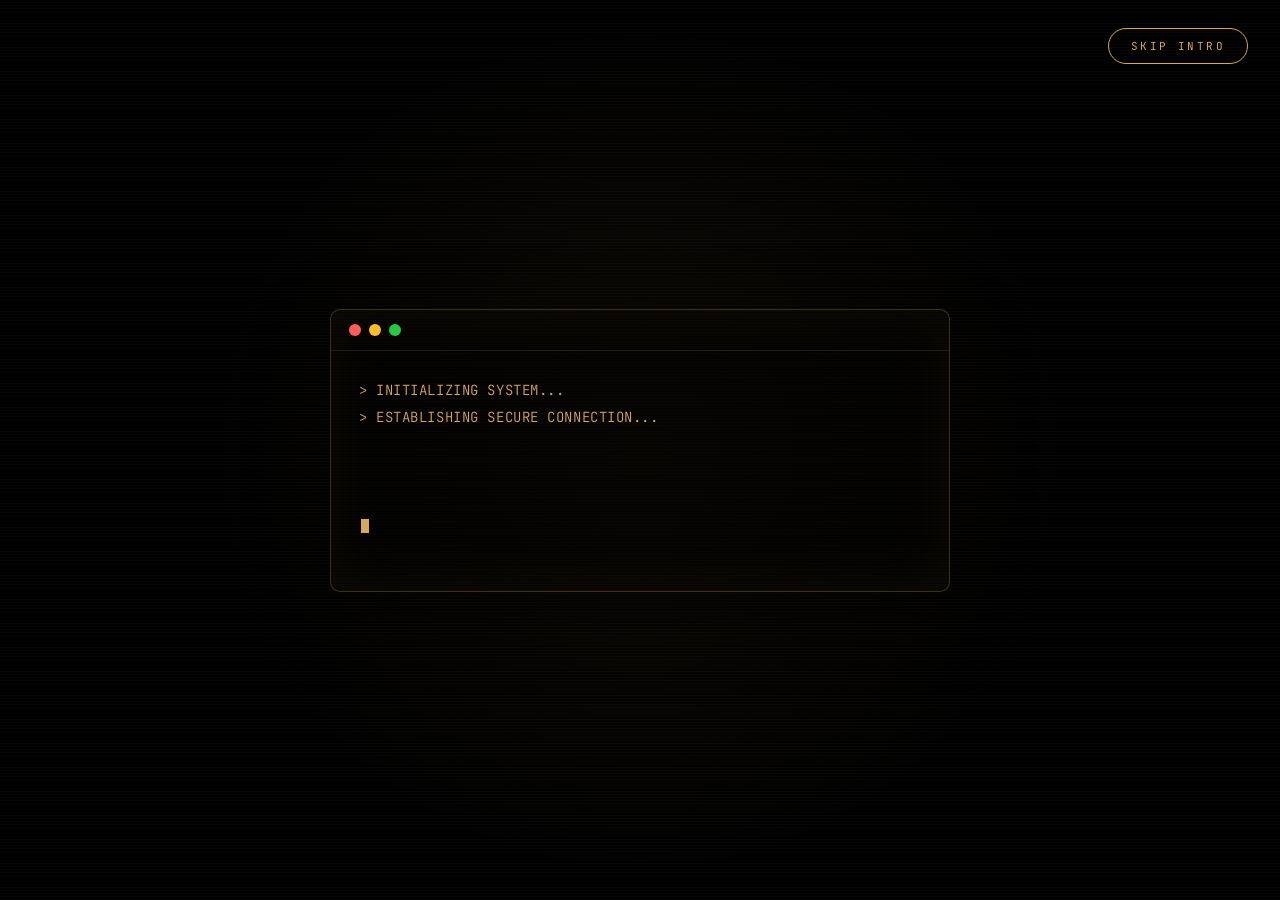
<file: index.html>
<!doctype html>
<html lang="en">
<head>
<meta charset="utf-8" />
<meta name="viewport" content="width=device-width, initial-scale=1" />
<title>A28 Global — Choose Your Sidekick</title>
<meta name="description" content="A28 Global — two journeys, one trusted digital partner. Enter the Enterprise route or the Government route." />
<link rel="icon" type="image/svg+xml" href="assets/img/shared/A28_logo.svg" />
<link rel="preconnect" href="https://fonts.googleapis.com" />
<link rel="preconnect" href="https://fonts.gstatic.com" crossorigin />
<link href="https://fonts.googleapis.com/css2?family=Oranienbaum&family=Inter:wght@200;300;400;500;600;700&family=JetBrains+Mono:wght@400;500&display=swap" rel="stylesheet" />
<link rel="stylesheet" href="assets/css/tokens.css?v=28062026l" />
<link rel="stylesheet" href="assets/css/landing.css?v=28062026l" />
</head>
<body class="landing-body">

<!-- ===== Intro boot animation (plays once per session, first thing user sees) ===== -->
<div class="intro-boot" id="intro-boot" aria-hidden="false">
  <button class="intro-boot__skip" id="intro-boot-skip" type="button">Skip Intro</button>
  <div class="intro-boot__stage">
    <div class="intro-boot__terminal" id="intro-boot-terminal">
      <div class="intro-boot__terminal-bar">
        <span class="intro-boot__dot intro-boot__dot--red"></span>
        <span class="intro-boot__dot intro-boot__dot--yellow"></span>
        <span class="intro-boot__dot intro-boot__dot--green"></span>
      </div>
      <div class="intro-boot__terminal-body" id="intro-boot-lines">
        <div class="intro-boot__line">&gt; INITIALIZING SYSTEM...</div>
        <div class="intro-boot__line">&gt; ESTABLISHING SECURE CONNECTION...</div>
        <div class="intro-boot__line">&gt; RESOLVING DEPENDENCIES...</div>
        <div class="intro-boot__line">&gt; LOADING CORE MODULES...</div>
        <div class="intro-boot__line">&gt; OPTIMIZING DELIVERY ENGINE...</div>
        <span class="intro-boot__cursor" aria-hidden="true"></span>
      </div>
    </div>
    <div class="intro-boot__compile" id="intro-boot-compile">
      <div class="intro-boot__compile-header">
        <span class="intro-boot__compile-label">Compiling Source Code</span>
        <span class="intro-boot__compile-pct" id="intro-boot-pct">0%</span>
      </div>
      <div class="intro-boot__bar"><div class="intro-boot__bar-fill" id="intro-boot-fill"></div></div>
      <div class="intro-boot__compile-meta">&gt; environment=production --target=a28-global --build_id=a28g04</div>
    </div>
  </div>
</div>

<div class="landing-page" id="landing-page">

  <header class="landing-nav">
    <a href="home.html" class="landing-nav__logo">
      <img src="assets/img/shared/A28_logo.svg" alt="A28 Global" />
    </a>
  </header>

  <div class="landing-hero">
    <p class="landing-hero__eyebrow">A28 Global</p>
    <h1 class="landing-hero__title">Choose<br />Your<br />Sidekick</h1>
    <p class="landing-hero__subtitle">Two journeys, one trusted digital partner.</p>
  </div>

  <section class="split-stage" id="split-stage">
    <!-- ============ ENTERPRISE (left) ============ -->
    <article class="split-side split-side--enterprise" data-side="enterprise">
      <div class="split-side__ambient" aria-hidden="true">
        <span class="ambient-dot ambient-dot--a"></span>
        <span class="ambient-dot ambient-dot--b"></span>
        <span class="ambient-dot ambient-dot--c"></span>
      </div>

      <div class="turntable" data-turntable="enterprise">
        <div class="turntable__plate" aria-hidden="true"></div>
        <img class="turntable__img"
             id="turntable-img-enterprise"
             src=""
             alt="Enterprise mascots Techybara and Oyen"
             decoding="async" />
      </div>

      <div class="split-side__copy">
        <span class="split-side__label">Enterprise</span>
        <p class="split-side__tagline">Innovate. Build. Scale. Together.</p>
        <a href="home.html?route=enterprise" class="split-side__cta split-side__cta--enterprise">
          Enter the HackerHouse
          <svg width="18" height="18" viewBox="0 0 16 16" fill="none" aria-hidden="true">
            <path d="M2 8h12M9 3l5 5-5 5" stroke="currentColor" stroke-width="1.4" stroke-linecap="square"/>
          </svg>
        </a>
      </div>
    </article>

    <div class="split-divider" aria-hidden="true"></div>

    <!-- ============ GOVERNMENT (right) ============ -->
    <article class="split-side split-side--government" data-side="government">
      <div class="split-side__ambient" aria-hidden="true">
        <span class="ambient-dot ambient-dot--a"></span>
        <span class="ambient-dot ambient-dot--b"></span>
        <span class="ambient-dot ambient-dot--c"></span>
      </div>

      <div class="turntable" data-turntable="government">
        <div class="turntable__plate" aria-hidden="true"></div>
        <img class="turntable__img"
             id="turntable-img-government"
             src=""
             alt="Government mascots"
             decoding="async" />
      </div>

      <div class="split-side__copy">
        <span class="split-side__label">Government</span>
        <p class="split-side__tagline">Trusted. Secure. Built for Impact.</p>
        <a href="home.html?route=government" class="split-side__cta split-side__cta--government">
          Enter the Bureau
          <svg width="18" height="18" viewBox="0 0 16 16" fill="none" aria-hidden="true">
            <path d="M2 8h12M9 3l5 5-5 5" stroke="currentColor" stroke-width="1.4" stroke-linecap="square"/>
          </svg>
        </a>
      </div>
    </article>
  </section>
</div>

<script src="assets/js/landing.js"></script>
</body>
</html>
</file>
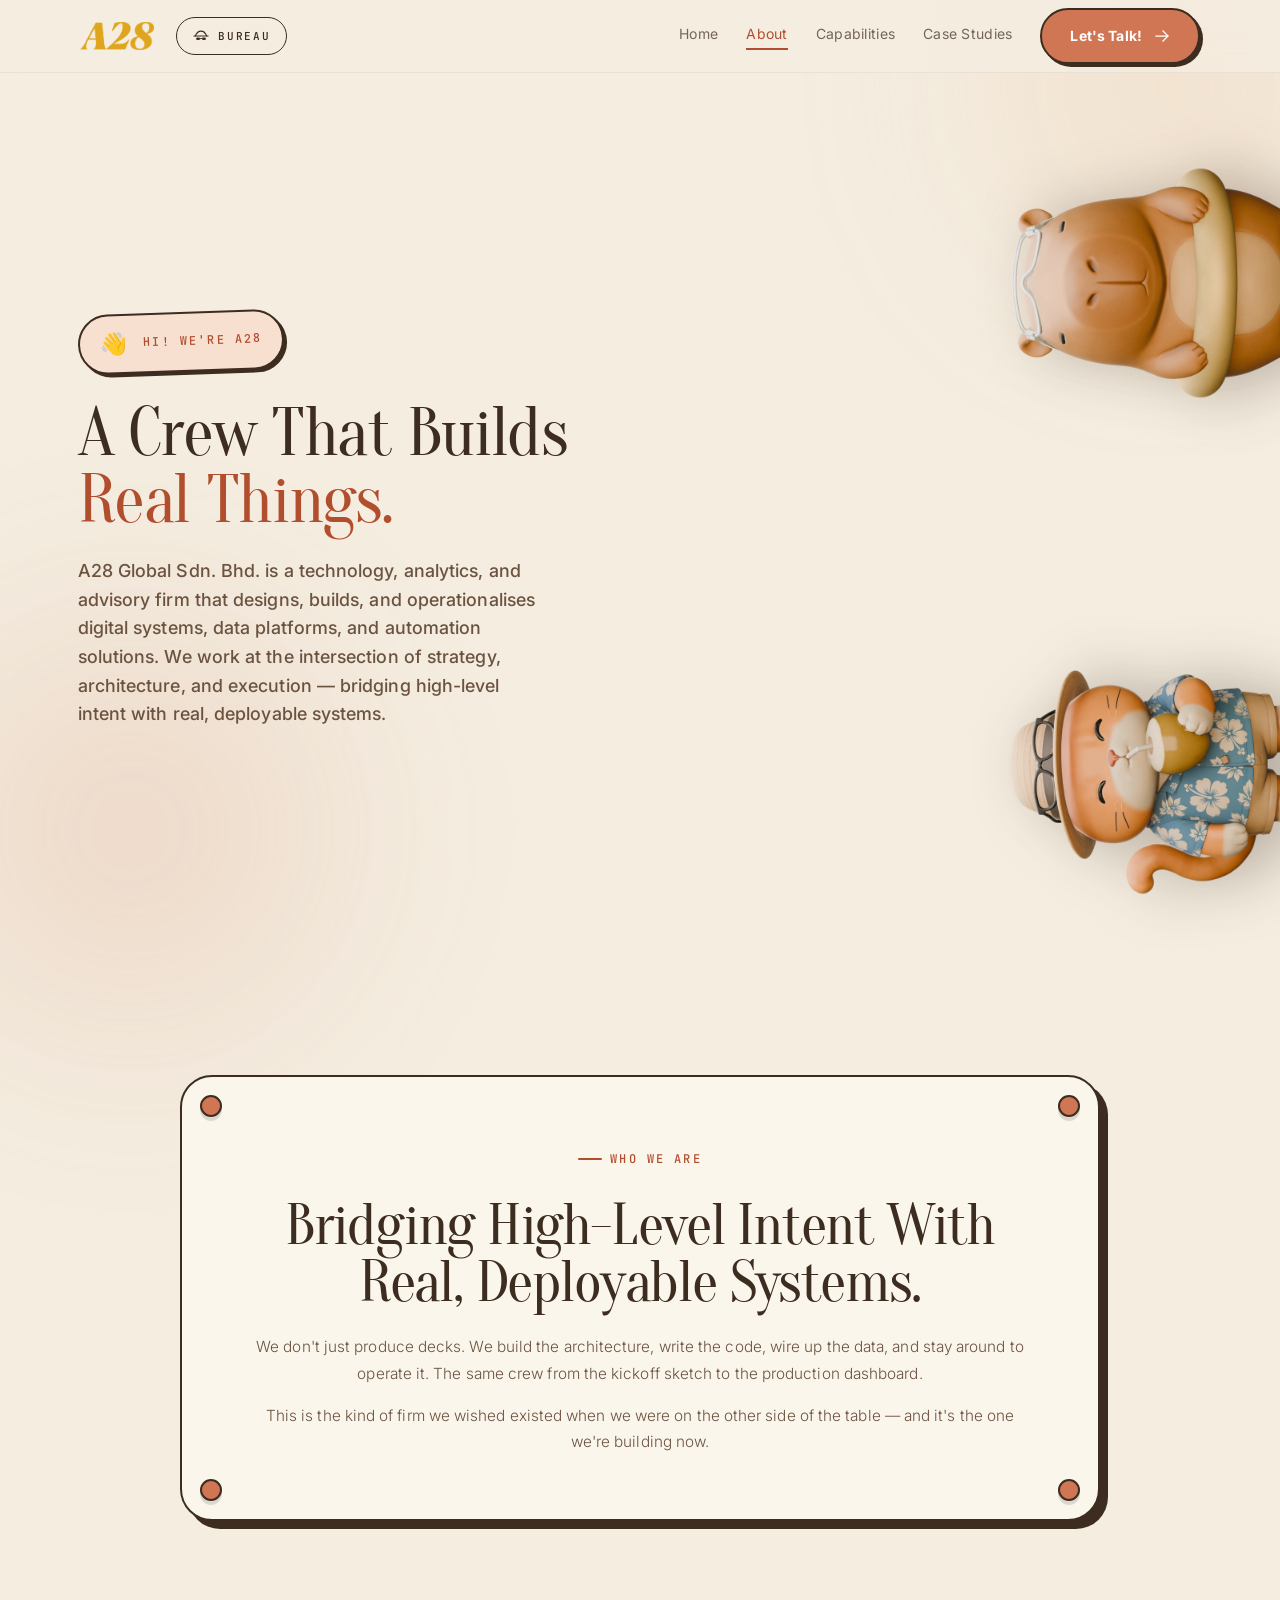
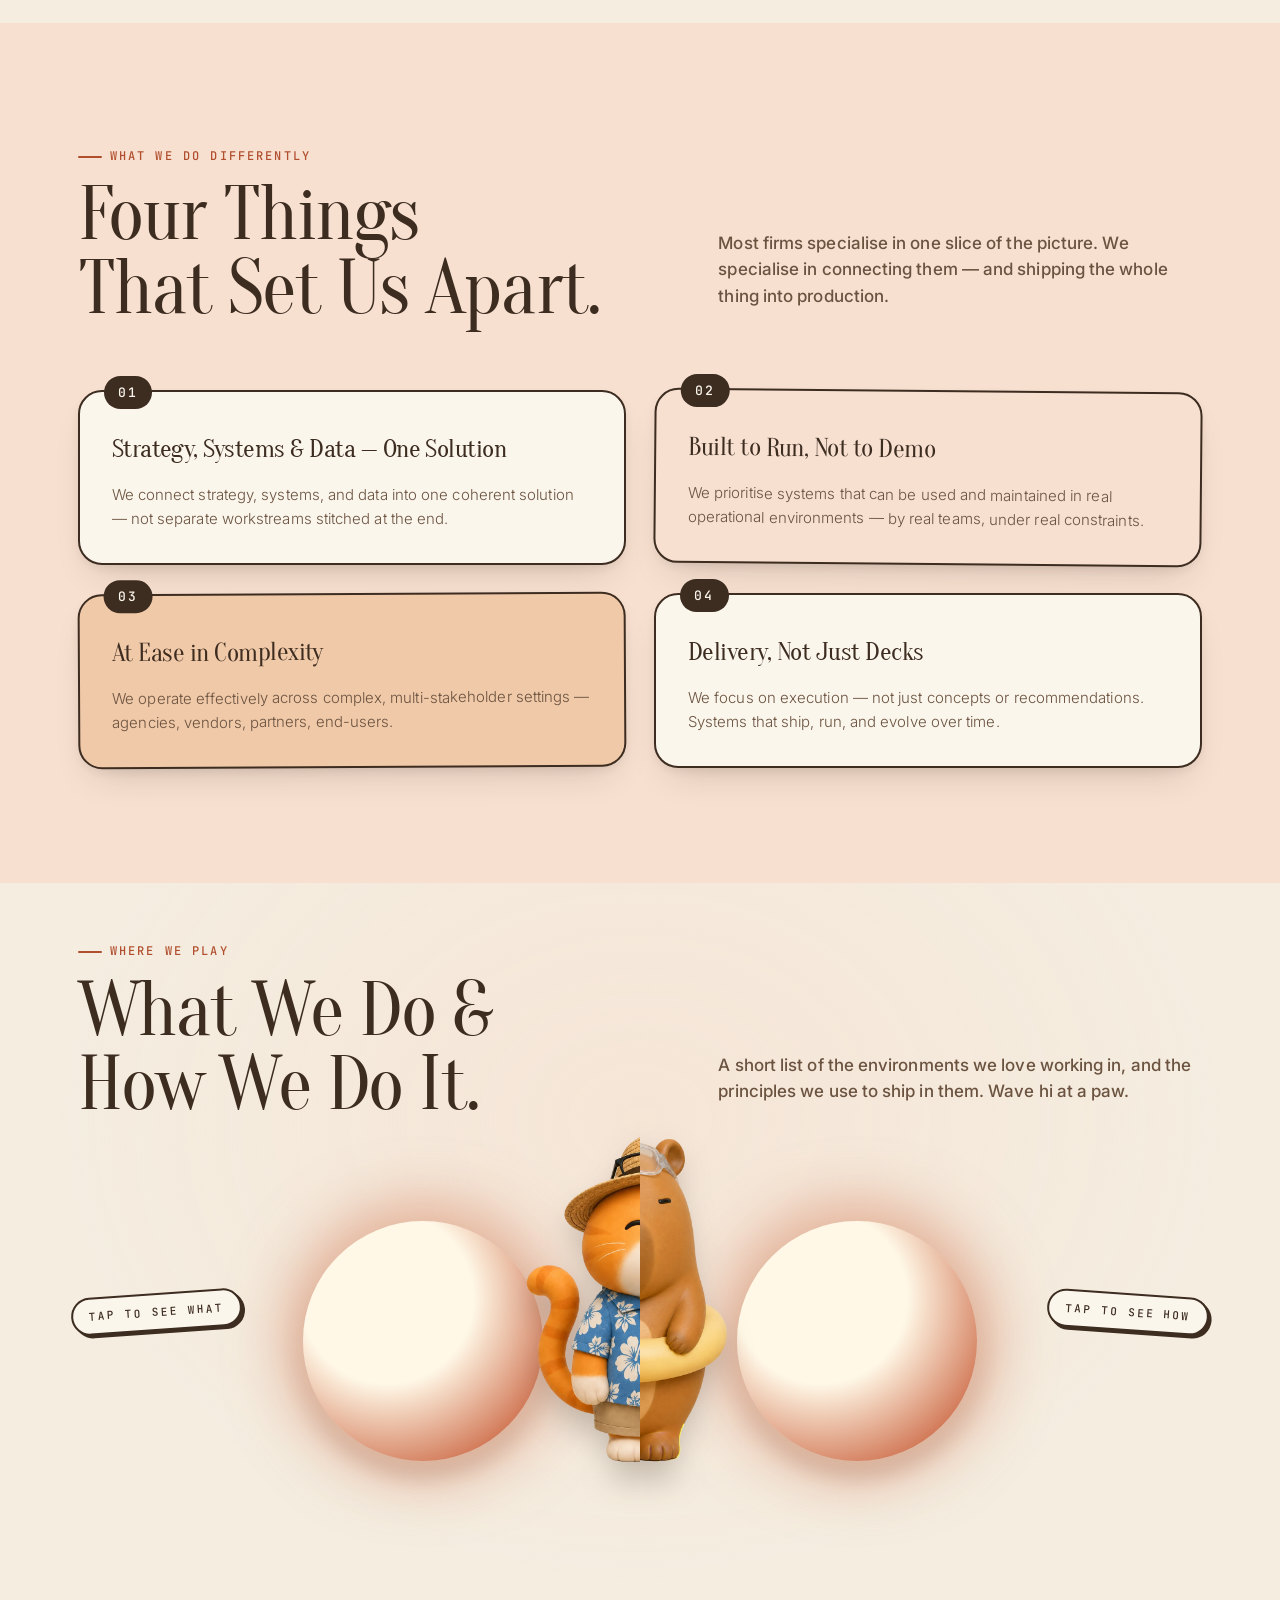
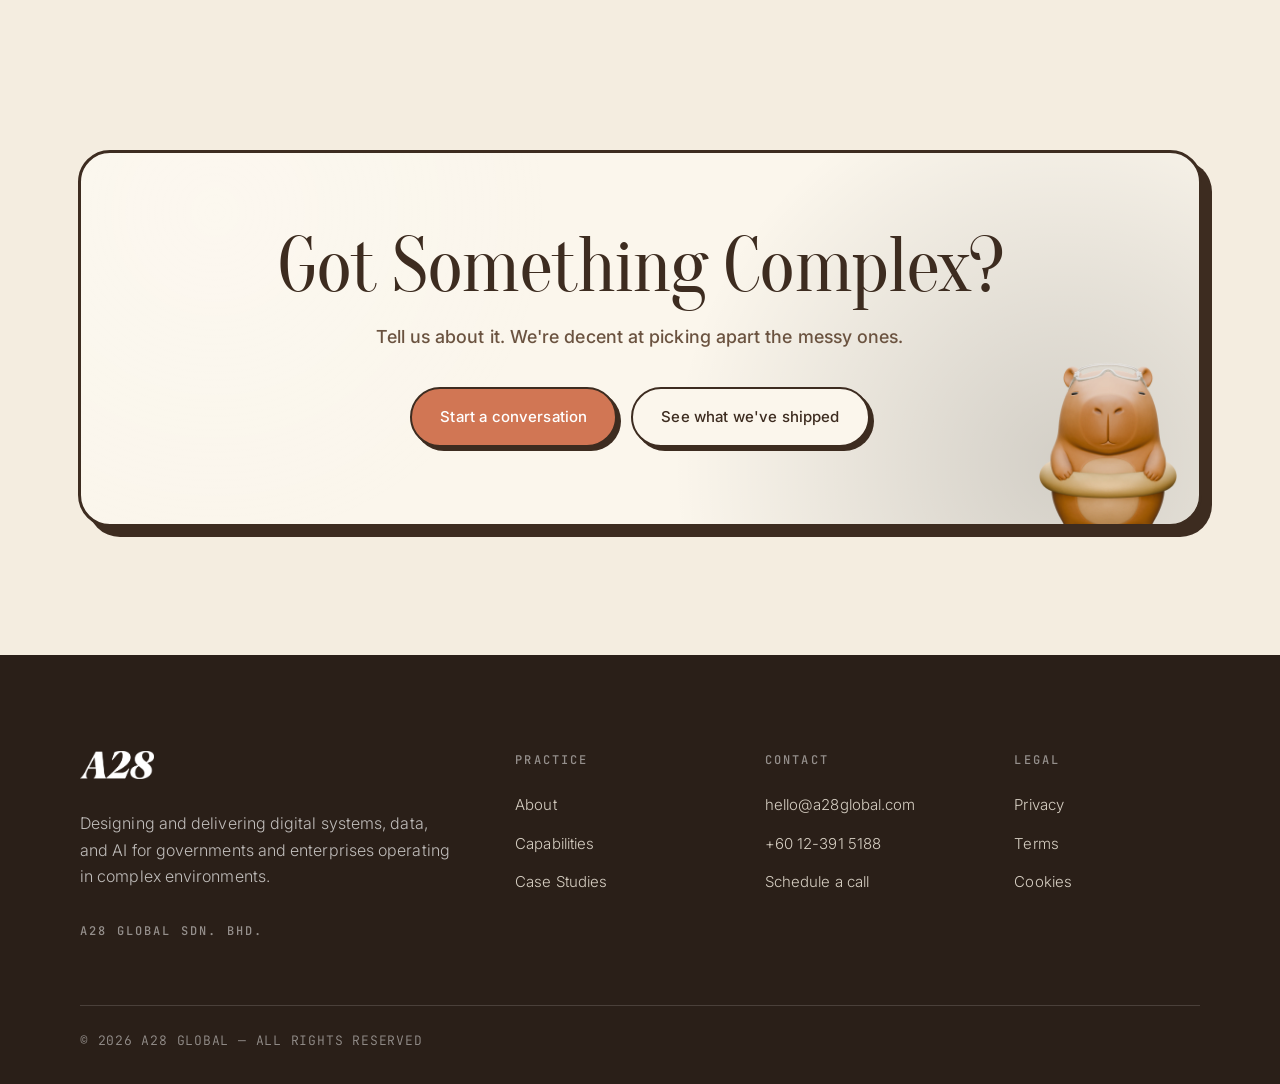
<file: about.html>
<!doctype html>
<html lang="en">
<head>
<meta charset="utf-8" />
<meta name="viewport" content="width=device-width, initial-scale=1" />
<title>About — A28 Global</title>
<meta name="description" content="A28 Global Sdn. Bhd. — a technology, analytics, and advisory firm that designs, builds, and operationalises digital systems." />
<link rel="icon" type="image/svg+xml" href="assets/img/shared/A28_logo.svg" />
<script>
(function(){var a={enterprise:1,government:1};var r=null;try{r=new URLSearchParams(location.search).get('route');}catch(e){}if(!a[r]){try{r=sessionStorage.getItem('a28-route');}catch(e){}}if(!a[r])r='enterprise';try{sessionStorage.setItem('a28-route',r);}catch(e){}document.documentElement.dataset.theme=r;})();
</script>
<link rel="preconnect" href="https://fonts.googleapis.com" />
<link rel="preconnect" href="https://fonts.gstatic.com" crossorigin />
<link href="https://fonts.googleapis.com/css2?family=Oranienbaum&family=Inter:wght@200;300;400;500;600&family=JetBrains+Mono:wght@400;500&display=swap" rel="stylesheet" />
<link href="https://fonts.googleapis.com/css2?family=Material+Symbols+Outlined:opsz,wght,FILL,GRAD@24,300,0,0" rel="stylesheet" />
<link rel="stylesheet" href="assets/css/tokens.css?v=28062026l" />
<link rel="stylesheet" href="assets/css/site.css?v=28062026l" />
<link rel="stylesheet" href="assets/css/enterprise.css?v=28062026l" />
<!-- Government about route is fully dark — keep the page background dark so any
     section-margin gaps / overscroll never flash light. Enterprise stays light. -->
<style>html:not([data-theme="enterprise"]) body { background: var(--a28-obsidian); }</style>
<script src="assets/js/theme.js"></script>
</head>
<body>

<!-- ===== NAV ===== -->
<header class="nav is-dark">
  <div class="nav__inner">
    <button class="route-switch route-switch--topsecret" data-route-switch="government" data-no-rewrite type="button" aria-label="Switch to the Government route">
      <span class="route-switch__icon" aria-hidden="true">
        <svg viewBox="0 0 24 24" fill="none" width="18" height="18">
          <path d="M4.5 12c1.6-4.4 3.7-6.5 7.5-6.5s5.9 2.1 7.5 6.5" stroke="currentColor" stroke-width="1.5" stroke-linecap="round"/>
          <path d="M2.6 12h18.8" stroke="currentColor" stroke-width="1.5" stroke-linecap="round"/>
          <rect class="rs-glass" x="5.5" y="14" width="5.2" height="3.4" rx="1.7" fill="currentColor"/>
          <rect class="rs-glass" x="13.3" y="14" width="5.2" height="3.4" rx="1.7" fill="currentColor"/>
          <path d="M10.7 15.4h2.6" stroke="currentColor" stroke-width="1.2"/>
        </svg>
      </span>
      <span class="route-switch__label">Bureau</span>
    </button>
    <a href="home.html" class="nav__logo"><img src="assets/img/shared/A28_logo.svg" alt="A28 Global" /></a>
    <nav class="nav__links">
      <span class="nav__status">Secure line</span>
      <a class="nav__link" data-page="home.html" href="home.html">Home</a>
      <a class="nav__link" data-page="about.html" href="about.html">About</a>
      <a class="nav__link" data-page="capabilities.html" href="capabilities.html">Capabilities</a>
      <a class="nav__link" data-page="work.html" href="work.html">Case Studies</a>
      <a href="contact.html" class="a28-btn a28-btn--secondary on-dark">Let's Talk! <svg width="16" height="16" viewBox="0 0 16 16" fill="none"><path d="M2 8h12M9 3l5 5-5 5" stroke="currentColor" stroke-width="1.25" stroke-linecap="square"/></svg></a>
      <button class="route-switch route-switch--relax" data-route-switch="enterprise" data-no-rewrite type="button" aria-label="Switch to the Enterprise route">
        <span class="route-switch__icon" aria-hidden="true">
          <span class="material-symbols-outlined">cabin</span>
        </span>
        <span class="route-switch__label">HackerHouse</span>
      </button>
    </nav>
    <button class="nav__burger" id="nav-burger" aria-label="Open menu"><svg width="24" height="24" viewBox="0 0 24 24" fill="none"><path d="M3 7h18M3 12h18M3 17h18" stroke="currentColor" stroke-width="1.5" stroke-linecap="square"/></svg></button>
  </div>
</header>

<div class="mobile-menu" id="mobile-menu" aria-hidden="true">
  <div class="mobile-menu__top">
    <a href="home.html" class="nav__logo"><img src="assets/img/shared/A28_logo.svg" alt="A28 Global" /></a>
    <button class="mobile-menu__close" id="mobile-menu-close" aria-label="Close menu"><svg width="24" height="24" viewBox="0 0 24 24" fill="none"><path d="M5 5l14 14M19 5L5 19" stroke="currentColor" stroke-width="1.5" stroke-linecap="square"/></svg></button>
  </div>
  <nav class="mobile-menu__nav">
    <a data-page="home.html" href="home.html">Home</a>
    <a data-page="about.html" href="about.html">About</a>
    <a data-page="capabilities.html" href="capabilities.html">Capabilities</a>
    <a data-page="work.html" href="work.html">Case Studies</a>
  </nav>
  <div class="mobile-menu__cta">
    <a href="contact.html" class="a28-btn a28-btn--primary on-dark a28-btn--lg">Let's Talk!
      <svg width="16" height="16" viewBox="0 0 16 16" fill="none"><path d="M2 8h12M9 3l5 5-5 5" stroke="currentColor" stroke-width="1.25" stroke-linecap="square"/></svg>
    </a>
      <div class="mobile-menu__switch">
    <button class="route-switch route-switch--mobile route-switch--topsecret" data-route-switch="government" data-no-rewrite type="button" aria-label="Switch to the Government route">
      <span class="route-switch__icon" aria-hidden="true">
        <svg viewBox="0 0 24 24" fill="none" width="18" height="18">
          <path d="M4.5 12c1.6-4.4 3.7-6.5 7.5-6.5s5.9 2.1 7.5 6.5" stroke="currentColor" stroke-width="1.5" stroke-linecap="round"/>
          <path d="M2.6 12h18.8" stroke="currentColor" stroke-width="1.5" stroke-linecap="round"/>
          <rect class="rs-glass" x="5.5" y="14" width="5.2" height="3.4" rx="1.7" fill="currentColor"/>
          <rect class="rs-glass" x="13.3" y="14" width="5.2" height="3.4" rx="1.7" fill="currentColor"/>
          <path d="M10.7 15.4h2.6" stroke="currentColor" stroke-width="1.2"/>
        </svg>
      </span>
      <span class="route-switch__label">Bureau</span>
    </button>
      <button class="route-switch route-switch--mobile route-switch--relax" data-route-switch="enterprise" data-no-rewrite type="button" aria-label="Switch to the Enterprise route">
        <span class="route-switch__icon" aria-hidden="true">
          <span class="material-symbols-outlined">cabin</span>
        </span>
        <span class="route-switch__label">HackerHouse</span>
      </button>
      </div>
  </div>
</div>


<!-- ============================================================
     GOVERNMENT ROUTE — institutional about
     (kept separate from the ENTERPRISE block below — Phase 2)
     ============================================================ -->
<div data-theme-only="government">

<!-- ===== STATEMENT — atmospheric image background ===== -->
<div class="about-statement about-statement--hero section--dark about-spotlight">
  <!-- Base: dim image + dark overlay (::after z:1) -->
  <div class="about-statement__bg" aria-hidden="true">
    <img src="assets/img/gov/about-bridge.webp" alt="" />
  </div>
  <!-- Reveal: same image at full quality, shown only inside cursor circle (z:2) -->
  <div class="about-spot-reveal" aria-hidden="true">
    <img src="assets/img/gov/about-bridge.webp" alt="" />
  </div>
  <!-- Cursor ring (z:6) -->
  <div class="about-spot-cursor" aria-hidden="true"></div>
  <!-- HUD frame — corner brackets + edge readouts -->
  <div class="about-hero__hud" aria-hidden="true">
    <span class="about-hero__corner about-hero__corner--tl"></span>
    <span class="about-hero__corner about-hero__corner--tr"></span>
    <span class="about-hero__corner about-hero__corner--bl"></span>
    <span class="about-hero__corner about-hero__corner--br"></span>
    <span class="about-hero__edge about-hero__edge--l">DOSSIER&nbsp;&middot;&nbsp;A28&middot;ORG</span>
    <span class="about-hero__edge about-hero__edge--r">CLEARANCE&nbsp;&middot;&nbsp;OPEN</span>
  </div>
  <div class="a28-container about-statement__inner">
    <div class="gov-hero__badge about-hero__badge">
      <span class="gov-hero__badge-dot" aria-hidden="true"></span>
      <span>A28 Global</span>
      <span class="gov-hero__badge-sep" aria-hidden="true">&middot;</span>
      <span>About</span>
    </div>
    <h1 class="about-statement__text" id="about-heading"><span class="whl-line">About Us<span class="dot-gold">.</span></span></h1>
    <p class="about-statement__subhead">Bridging high-level intent with <span class="about-hero__accent">real, deployable systems</span><span class="dot-gold">.</span></p>
  </div>
  <a class="about-hero__scroll" href="#about-us" aria-label="Scroll to the company profile">
    <span class="about-hero__scroll-label">Company Profile</span>
    <span class="about-hero__scroll-line" aria-hidden="true"></span>
  </a>
</div>

<!-- ===== WHO WE ARE — dark company-intro section (framed image + copy) ===== -->
<section class="about-intro about-intro--dark" id="about-us">
  <div class="about-intro__bg" aria-hidden="true"></div>
  <div class="a28-container about-intro__grid">
    <figure class="about-intro__media reveal">
      <span class="about-intro__file" aria-hidden="true">FILE // A28&middot;ORG&middot;00</span>
      <img src="assets/img/gov/gov-about.webp" alt="A28 Global — bridging high-level intent with deployable systems" loading="lazy" decoding="async" />
      <figcaption class="about-intro__tag"><span class="about-intro__tag-dot" aria-hidden="true"></span>Established &middot; Operational</figcaption>
    </figure>
    <div class="about-intro__copy reveal">
      <span class="index-mark"><span>01</span><span class="index-mark__bar"></span><span>Company Profile</span></span>
      <h2 class="a28-display about-intro__title">Who We Are<span class="dot-gold">.</span></h2>
      <p>A28 Global Sdn. Bhd. is a technology, analytics, and advisory firm that designs, builds, and operationalises digital systems, data platforms, and automation solutions.</p>
      <p>We work at the intersection of strategy, architecture, and execution &mdash; bridging high-level intent with real, deployable systems.</p>
      <ul class="about-intro__tags" aria-label="Disciplines">
        <li>Technology</li>
        <li>Analytics</li>
        <li>Advisory</li>
        <li>Automation</li>
      </ul>
    </div>
  </div>
</section>


<!-- ===== WHAT WE DO DIFFERENTLY ===== -->
<section class="about-list-section">
  <div class="a28-container">

    <div class="about-section-intro reveal">
      <p class="about-section-label">What We Do Differently</p>
      <span class="about-section-rule" aria-hidden="true"></span>
    </div>

    <div class="about-hotspots reveal" id="about-hotspots">
      <img class="about-hotspots__img" src="assets/img/gov/about-digital.webp" alt="" aria-hidden="true" />

      <button class="about-hotspot" type="button" data-hotspot="1" style="--x: 28%; --y: 32%;" aria-label="01 · Connected Approach">
        <span class="about-hotspot__num">01</span>
        <span class="about-hotspot__pulse" aria-hidden="true"></span>
      </button>
      <button class="about-hotspot" type="button" data-hotspot="2" style="--x: 68%; --y: 24%;" aria-label="02 · Built to Run">
        <span class="about-hotspot__num">02</span>
        <span class="about-hotspot__pulse" aria-hidden="true"></span>
      </button>
      <button class="about-hotspot" type="button" data-hotspot="3" style="--x: 22%; --y: 72%;" aria-label="03 · Multi-Stakeholder">
        <span class="about-hotspot__num">03</span>
        <span class="about-hotspot__pulse" aria-hidden="true"></span>
      </button>
      <button class="about-hotspot" type="button" data-hotspot="4" style="--x: 72%; --y: 68%;" aria-label="04 · Execution-First">
        <span class="about-hotspot__num">04</span>
        <span class="about-hotspot__pulse" aria-hidden="true"></span>
      </button>

      <div class="about-hotspot-card" data-card="1" data-pos="below" style="--x: 28%; --y: 32%;">
        <button class="about-hotspot-card__close" type="button" aria-label="Close">&times;</button>
        <span class="about-hotspot-card__num" aria-hidden="true">01</span>
        <span class="about-hotspot-card__eyebrow">Connected Approach</span>
        <h3 class="about-hotspot-card__title">Strategy, systems &amp; data — one solution.</h3>
        <p class="about-hotspot-card__text">We connect strategy, systems, and data into one coherent solution — not separate workstreams stitched at the end.</p>
      </div>
      <div class="about-hotspot-card" data-card="2" data-pos="below" style="--x: 68%; --y: 24%;">
        <button class="about-hotspot-card__close" type="button" aria-label="Close">&times;</button>
        <span class="about-hotspot-card__num" aria-hidden="true">02</span>
        <span class="about-hotspot-card__eyebrow">Built to Run</span>
        <h3 class="about-hotspot-card__title">Real environments, not demos.</h3>
        <p class="about-hotspot-card__text">We prioritise systems that can be used and maintained in real operational environments — by real teams, under real constraints.</p>
      </div>
      <div class="about-hotspot-card" data-card="3" data-pos="above" style="--x: 22%; --y: 72%;">
        <button class="about-hotspot-card__close" type="button" aria-label="Close">&times;</button>
        <span class="about-hotspot-card__num" aria-hidden="true">03</span>
        <span class="about-hotspot-card__eyebrow">Multi-Stakeholder</span>
        <h3 class="about-hotspot-card__title">At ease in complexity.</h3>
        <p class="about-hotspot-card__text">We operate effectively across complex, multi-stakeholder settings — agencies, vendors, partners, end-users.</p>
      </div>
      <div class="about-hotspot-card" data-card="4" data-pos="above" style="--x: 72%; --y: 68%;">
        <button class="about-hotspot-card__close" type="button" aria-label="Close">&times;</button>
        <span class="about-hotspot-card__num" aria-hidden="true">04</span>
        <span class="about-hotspot-card__eyebrow">Execution-First</span>
        <h3 class="about-hotspot-card__title">Delivery, not just decks.</h3>
        <p class="about-hotspot-card__text">We focus on execution — not just concepts or recommendations. Systems that ship, run, and evolve.</p>
      </div>
    </div>

  </div>
</section>

<!-- ===== WHAT WE DO & HOW WE DO IT — R6: Classified dossier files (gov-native; replaces the enterprise paw-raise reveal) ===== -->
<section class="section gov-dossier" id="gov-dossier">
  <div class="a28-container">
    <div class="gov-dossier__head reveal">
      <span class="index-mark"><span>02</span><span class="index-mark__bar"></span><span>Field Manual</span></span>
      <h2 class="a28-display">What We Do &amp; How We Do It<span class="dot-gold">.</span></h2>
      <p class="gov-dossier__intro">The environments we&rsquo;re built for, and the principles we use to ship in them. Click a file to declassify.</p>
    </div>
    <div class="gov-dossier__files" data-stagger="110">

      <article class="gov-file" data-file>
        <button class="gov-file__cover" type="button" aria-expanded="false" aria-controls="gov-file-focus">
          <span class="gov-file__stamp" aria-hidden="true">Classified</span>
          <span class="gov-file__photo"><img src="assets/img/gov/gov-oyen.webp" alt="Agent Oyen" loading="lazy" decoding="async" /></span>
          <span class="gov-file__meta">
            <span class="gov-file__no">File 01</span>
            <span class="gov-file__name">Focus</span>
          </span>
          <span class="gov-file__cue">
            <span class="material-symbols-outlined gov-file__lock" aria-hidden="true">lock</span>
            <span class="gov-file__cue-text">Click to declassify</span>
          </span>
        </button>
        <div class="gov-file__body" id="gov-file-focus">
          <div class="gov-file__body-inner">
            <span class="gov-file__body-label">What We Focus On</span>
            <ul class="gov-file__list">
              <li>Government and public sector systems</li>
              <li>Enterprise digital platforms</li>
              <li>Data-intensive, multi-system environments</li>
              <li>Long-term system ownership and evolution</li>
            </ul>
          </div>
        </div>
      </article>

      <article class="gov-file" data-file>
        <button class="gov-file__cover" type="button" aria-expanded="false" aria-controls="gov-file-method">
          <span class="gov-file__stamp" aria-hidden="true">Classified</span>
          <span class="gov-file__photo"><img src="assets/img/gov/gov-techybara.webp" alt="Agent Techybara" loading="lazy" decoding="async" /></span>
          <span class="gov-file__meta">
            <span class="gov-file__no">File 02</span>
            <span class="gov-file__name">Method</span>
          </span>
          <span class="gov-file__cue">
            <span class="material-symbols-outlined gov-file__lock" aria-hidden="true">lock</span>
            <span class="gov-file__cue-text">Click to declassify</span>
          </span>
        </button>
        <div class="gov-file__body" id="gov-file-method">
          <div class="gov-file__body-inner">
            <span class="gov-file__body-label">How We Work</span>
            <ul class="gov-file__list">
              <li>Structured, modular delivery</li>
              <li>Close collaboration with stakeholders</li>
              <li>Strong documentation &amp; knowledge transfer</li>
              <li>Balance speed, quality, and sustainability</li>
            </ul>
          </div>
        </div>
      </article>

    </div>
  </div>
</section>

<!-- ===== CTA (shared prefooter-cta design, about's own copy) ===== -->
<section class="prefooter-cta prefooter-cta--dark">
  <div class="a28-container">
    <div class="prefooter-cta__panel reveal">
      <div class="prefooter-cta__glow" aria-hidden="true"></div>
      <div class="prefooter-cta__lines" aria-hidden="true"></div>
      <div class="prefooter-cta__cursor" aria-hidden="true"></div>
      <span class="prefooter-cta__corner prefooter-cta__corner--tl" aria-hidden="true"></span>
      <span class="prefooter-cta__corner prefooter-cta__corner--tr" aria-hidden="true"></span>
      <span class="prefooter-cta__corner prefooter-cta__corner--bl" aria-hidden="true"></span>
      <span class="prefooter-cta__corner prefooter-cta__corner--br" aria-hidden="true"></span>
      <div class="prefooter-cta__content">
        <h2 class="a28-display">Engaged on something complex<span class="dot-gold">?</span></h2>
        <div class="prefooter-cta__actions">
          <a href="contact.html" class="a28-btn a28-btn--primary on-dark a28-btn--lg">Start a conversation
            <svg width="16" height="16" viewBox="0 0 16 16" fill="none"><path d="M2 8h12M9 3l5 5-5 5" stroke="currentColor" stroke-width="1.25" stroke-linecap="square"/></svg>
          </a>
        </div>
      </div>
    </div>
  </div>
</section>

</div><!-- /[data-theme-only="government"] -->



<!-- ============================================================
     ENTERPRISE ROUTE — fresh about redesign
     ============================================================ -->
<div data-theme-only="enterprise" class="ent-page">

  <!-- ===== About hero ===== -->
  <section class="ent-about-hero">
    <div class="ent-container ent-about-hero__inner">
      <div class="ent-about-hero__copy ent-reveal">
        <span class="ent-about-hero__hello">Hi! We're A28</span>
        <h1 class="ent-display ent-display--lg ent-about-hero__title">A Crew That Builds<br/><em style="font-style:normal; color:var(--ent-terra-deep);">Real Things.</em></h1>
        <p class="ent-about-hero__body">A28 Global Sdn. Bhd. is a technology, analytics, and advisory firm that designs, builds, and operationalises digital systems, data platforms, and automation solutions. We work at the intersection of strategy, architecture, and execution — bridging high-level intent with real, deployable systems.</p>
      </div>
    </div>
    <div class="ent-about-hero__art" aria-hidden="true">
      <img class="ent-about-hero__peek ent-about-hero__peek--capy" src="assets/img/mascots/beachcapyface.webp" alt="" loading="lazy" decoding="async" />
      <img class="ent-about-hero__peek ent-about-hero__peek--cat" src="assets/img/mascots/beachcatface.webp" alt="" loading="lazy" decoding="async" />
    </div>
  </section>

  <!-- ===== Statement: pinned-card ===== -->
  <section class="ent-statement">
    <div class="ent-container ent-reveal">
      <div class="ent-statement__panel">
        <span class="ent-statement__pin-tl" aria-hidden="true"></span>
        <span class="ent-statement__pin-tr" aria-hidden="true"></span>
        <span class="ent-statement__pin-bl" aria-hidden="true"></span>
        <span class="ent-statement__pin-br" aria-hidden="true"></span>
        <span class="ent-eyebrow">Who we are</span>
        <h2 class="ent-display ent-display--md ent-statement__title">Bridging High-Level Intent With Real, Deployable Systems.</h2>
        <div class="ent-statement__body">
          <p>We don't just produce decks. We build the architecture, write the code, wire up the data, and stay around to operate it. The same crew from the kickoff sketch to the production dashboard.</p>
          <p>This is the kind of firm we wished existed when we were on the other side of the table — and it's the one we're building now.</p>
        </div>
      </div>
    </div>
  </section>

  <!-- ===== What We Do Differently: numbered idea cards ===== -->
  <section class="ent-section ent-section--mist">
    <div class="ent-container">
      <div class="ent-section-head ent-reveal">
        <div>
          <span class="ent-eyebrow">What we do differently</span>
          <h2 class="ent-display ent-display--lg ent-section-head__title">Four Things<br/>That Set Us Apart.</h2>
        </div>
        <p class="ent-section-head__side">Most firms specialise in one slice of the picture. We specialise in connecting them — and shipping the whole thing into production.</p>
      </div>
      <div class="ent-ideas ent-reveal">
        <article class="ent-idea">
          <span class="ent-idea__num">01</span>
          <h3 class="ent-idea__title">Strategy, Systems &amp; Data — One Solution</h3>
          <p class="ent-idea__body">We connect strategy, systems, and data into one coherent solution — not separate workstreams stitched at the end.</p>
        </article>
        <article class="ent-idea">
          <span class="ent-idea__num">02</span>
          <h3 class="ent-idea__title">Built to Run, Not to Demo</h3>
          <p class="ent-idea__body">We prioritise systems that can be used and maintained in real operational environments — by real teams, under real constraints.</p>
        </article>
        <article class="ent-idea">
          <span class="ent-idea__num">03</span>
          <h3 class="ent-idea__title">At Ease in Complexity</h3>
          <p class="ent-idea__body">We operate effectively across complex, multi-stakeholder settings — agencies, vendors, partners, end-users.</p>
        </article>
        <article class="ent-idea">
          <span class="ent-idea__num">04</span>
          <h3 class="ent-idea__title">Delivery, Not Just Decks</h3>
          <p class="ent-idea__body">We focus on execution — not just concepts or recommendations. Systems that ship, run, and evolve over time.</p>
        </article>
      </div>
    </div>
  </section>

  <!-- ===== Focus + How We Work: tipped-mascots reveal =====
       Oyen + Techybara are tipped over toward opposite sides — cat
       ~70° counter-clockwise, capy ~70° clockwise — so each head sits
       in the centre area and the bodies stretch downward/inward,
       clipped past the section's bottom edge (overflow: hidden). The
       visible paw on each side reaches OUTWARD toward the matching
       screen edge. Hover fires a single GSAP timeline: 150ms image
       swap (idle → paw-raised), 250ms hold of the gesture, then a
       400ms back.out(1.7) scale-up of the big paw extending outward.
       tl.reverse() at timeScale 1.67 (~60% duration) on hover-out;
       click the big paw to slide the matching card in from the outer
       edge. Both sides independent. See site.js → "About: tipped-
       mascots reveal" for the JS state machine. -->
  <section class="ent-mascot-reveal">
    <div class="ent-container">
      <div class="ent-section-head ent-reveal">
        <div>
          <span class="ent-eyebrow">Where we play</span>
          <h2 class="ent-display ent-display--lg ent-section-head__title">What We Do &amp; How We Do It.</h2>
        </div>
        <p class="ent-section-head__side">A short list of the environments we love working in, and the principles we use to ship in them. Wave hi at a paw.</p>
      </div>
    </div>

    <div class="ent-mascot-stage" id="ent-mascot-stage">
      <!-- LEFT: Oyen tipped outward in raised-paw pose. The pulsing dot
           sits over the extended paw, signalling interactivity. Mascot
           image has pointer-events:none so the click target is the dot. -->
      <div class="ent-mascot-side ent-mascot-side--left" data-side="focus">
        <span class="ent-mascot__hint" aria-hidden="true">tap to see what</span>
        <div class="ent-mascot ent-mascot--oyen" aria-hidden="true">
          <div class="ent-mascot__inner">
            <img class="ent-mascot__img ent-mascot__img--idle"  data-mascot-src="oyen.idle"  alt="" loading="lazy" decoding="async" />
            <img class="ent-mascot__img ent-mascot__img--raise" data-mascot-src="oyen.raise" alt="" loading="lazy" decoding="async" />
          </div>
        </div>
        <button class="ent-paw-dot ent-paw-dot--left" type="button"
                aria-label="Reveal what we focus on"
                aria-controls="ent-card-focus"
                aria-expanded="false">
          <span class="ent-paw-dot__ring"  aria-hidden="true"></span>
          <span class="ent-paw-dot__inner" aria-hidden="true"></span>
        </button>
      </div>

      <!-- RIGHT: Techybara mirrored, same raise-paw pose + dot. -->
      <div class="ent-mascot-side ent-mascot-side--right" data-side="how">
        <span class="ent-mascot__hint" aria-hidden="true">tap to see how</span>
        <div class="ent-mascot ent-mascot--capy" aria-hidden="true">
          <div class="ent-mascot__inner">
            <img class="ent-mascot__img ent-mascot__img--idle"  data-mascot-src="capy.idle"  alt="" loading="lazy" decoding="async" />
            <img class="ent-mascot__img ent-mascot__img--raise" data-mascot-src="capy.raise" alt="" loading="lazy" decoding="async" />
          </div>
        </div>
        <button class="ent-paw-dot ent-paw-dot--right" type="button"
                aria-label="Reveal how we work"
                aria-controls="ent-card-how"
                aria-expanded="false">
          <span class="ent-paw-dot__ring"  aria-hidden="true"></span>
          <span class="ent-paw-dot__inner" aria-hidden="true"></span>
        </button>
      </div>

      <!-- Cards slide in from the outer edges; sit as siblings of the
           sides so they layer above on desktop and stack below on mobile. -->
      <article class="ent-mascot-card ent-mascot-card--focus" id="ent-card-focus" hidden>
        <span class="ent-eyebrow">What</span>
        <h3 class="ent-mascot-card__title">What We Focus On</h3>
        <ul class="ent-checklist">
          <li>Government and public sector systems</li>
          <li>Enterprise digital platforms</li>
          <li>Data-intensive, multi-system environments</li>
          <li>Long-term system ownership and evolution</li>
        </ul>
      </article>
      <article class="ent-mascot-card ent-mascot-card--how" id="ent-card-how" hidden>
        <span class="ent-eyebrow">How</span>
        <h3 class="ent-mascot-card__title">How We Work</h3>
        <ul class="ent-checklist">
          <li>Structured, modular delivery</li>
          <li>Close collaboration with stakeholders</li>
          <li>Strong documentation &amp; knowledge transfer</li>
          <li>Balance speed, quality, sustainability</li>
        </ul>
      </article>
    </div>
  </section>

  <!-- ===== CTA ===== -->
  <section class="ent-bigcta">
    <div class="ent-container ent-reveal">
      <div class="ent-bigcta__panel" style="background:var(--ent-cream-paper); color:var(--ent-ink); border-color:var(--ent-ink);">
        <h2 class="ent-bigcta__title" style="color:var(--ent-ink);">Got Something Complex?</h2>
        <p class="ent-bigcta__sub" style="color:var(--ent-ink-soft);">Tell us about it. We're decent at picking apart the messy ones.</p>
        <div class="ent-bigcta__actions">
          <a href="contact.html" class="ent-btn ent-btn--primary">Start a conversation</a>
          <a href="work.html" class="ent-btn">See what we've shipped</a>
        </div>
        <img class="ent-bigcta__mascot" src="assets/img/mascots/beachcapyface.webp" alt="" loading="lazy" decoding="async" />
      </div>
    </div>
  </section>

</div><!-- /[data-theme-only="enterprise"] -->

<button class="to-top" id="to-top" type="button" aria-label="Back to top">
  <svg width="20" height="20" viewBox="0 0 24 24" fill="none" aria-hidden="true"><path d="M12 19V5M5 12l7-7 7 7" stroke="currentColor" stroke-width="2" stroke-linecap="round" stroke-linejoin="round"/></svg>
</button>

<!-- ===== FOOTER ===== -->
<footer class="footer">
  <div class="footer__inner">
    <div class="footer__cols">
      <div>
        <a href="home.html" class="nav__logo"><img src="assets/img/shared/A28_logo.svg" alt="A28 Global" /></a>
        <p style="margin-top: 24px; max-width: 380px; color: var(--a28-paper-70); font-weight: 300; line-height: 1.65;">Designing and delivering digital systems, data, and AI for governments and enterprises operating in complex environments.</p>
        <div style="margin-top: 32px; display: flex; gap: 12px; align-items: center;">
          <span class="a28-eyebrow on-dark">A28 Global Sdn. Bhd.</span>
        </div>
      </div>
      <div>
        <div class="a28-eyebrow on-dark" style="margin-bottom: 20px;">Practice</div>
        <ul class="footer__list">
          <li><a href="about.html">About</a></li>
          <li><a href="capabilities.html">Capabilities</a></li>
          <li><a href="work.html">Case Studies</a></li>
        </ul>
      </div>
      <div>
        <div class="a28-eyebrow on-dark" style="margin-bottom: 20px;">Contact</div>
        <ul class="footer__list">
          <li><a href="mailto:hello@a28global.com">hello@a28global.com</a></li>
          <li><a href="tel:+60123915188">+60 12-391 5188</a></li>
          <li><a href="contact.html">Schedule a call</a></li>
        </ul>
      </div>
      <div>
        <div class="a28-eyebrow on-dark" style="margin-bottom: 20px;">Legal</div>
        <ul class="footer__list">
          <li><a href="#">Privacy</a></li>
          <li><a href="#">Terms</a></li>
          <li><a href="#">Cookies</a></li>
        </ul>
      </div>
    </div>
    <hr class="a28-rule on-dark" style="margin: 64px 0 24px;" />
    <div class="footer__legal">
      <span>© 2026 A28 GLOBAL — ALL RIGHTS RESERVED</span>
    </div>
  </div>
</footer>

<script src="https://cdnjs.cloudflare.com/ajax/libs/gsap/3.12.5/gsap.min.js"></script>
<script src="assets/js/site.js"></script>
</body>
</html>
</file>
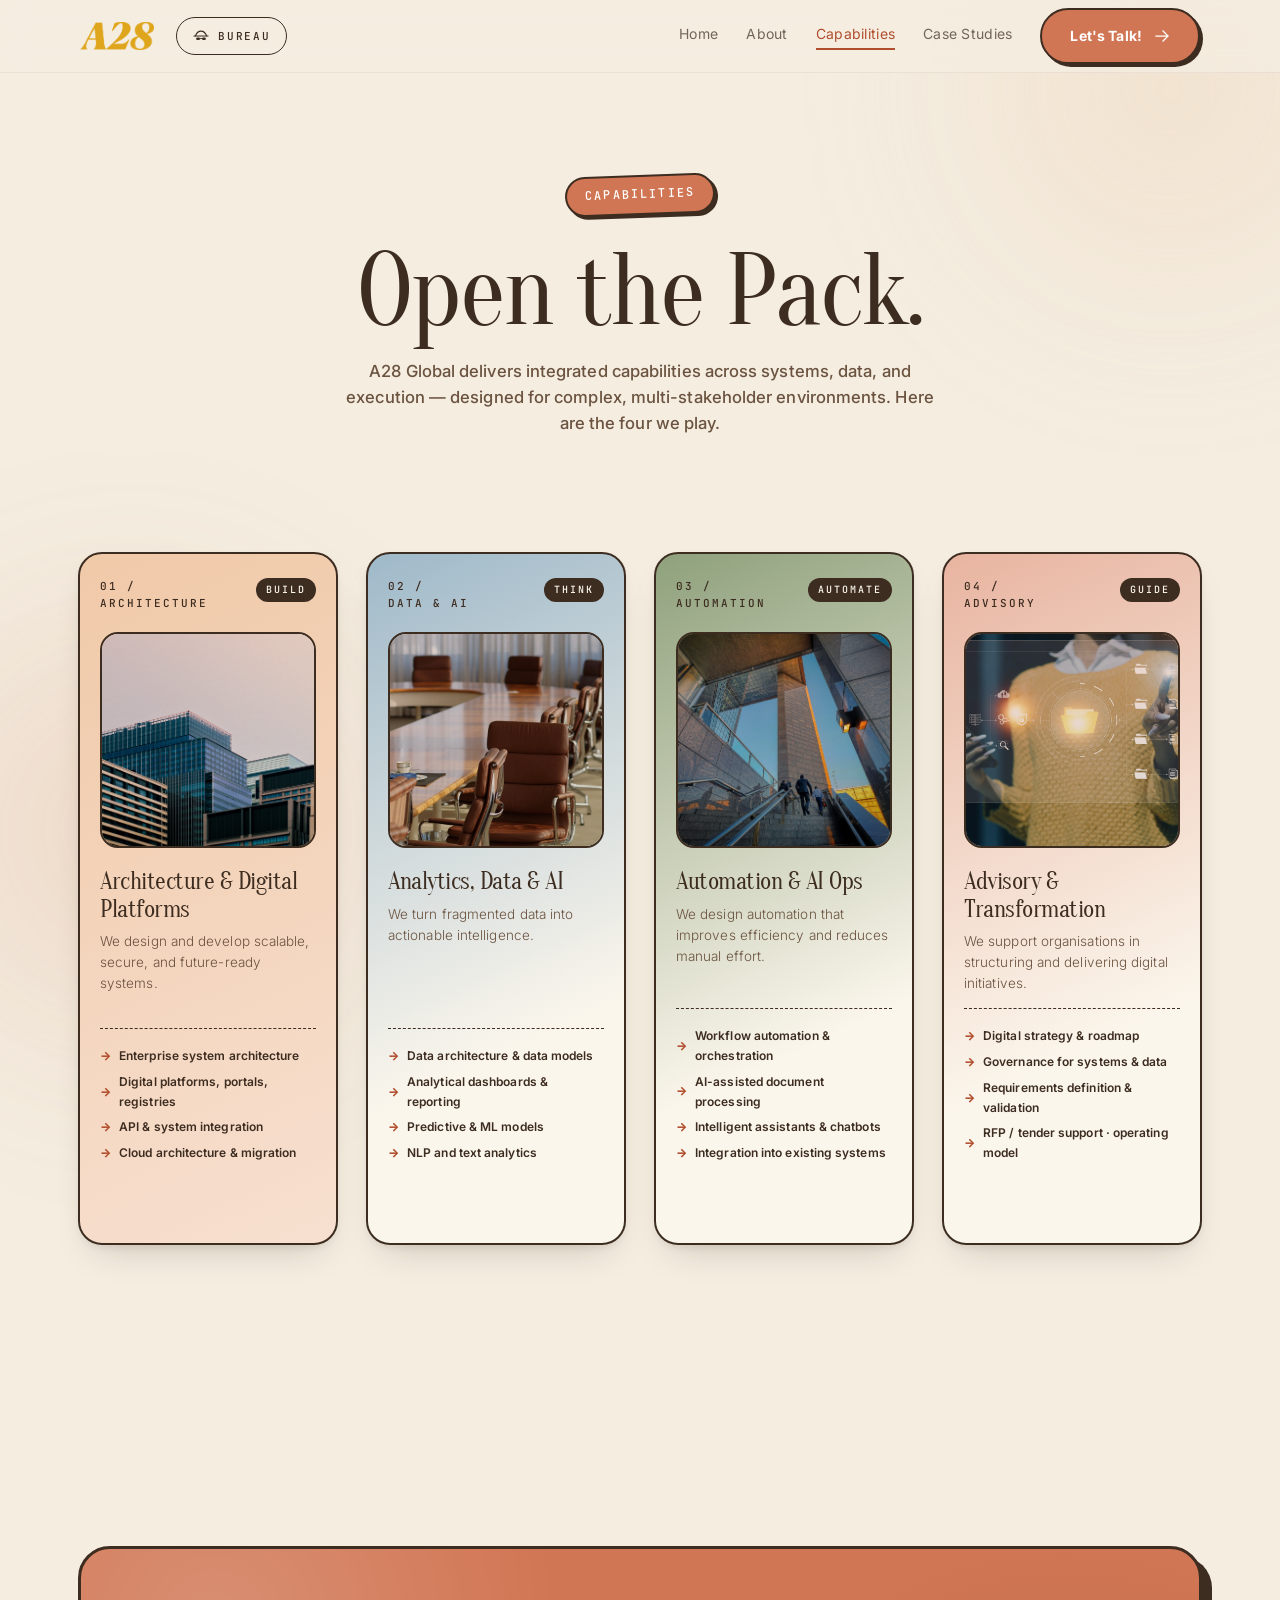
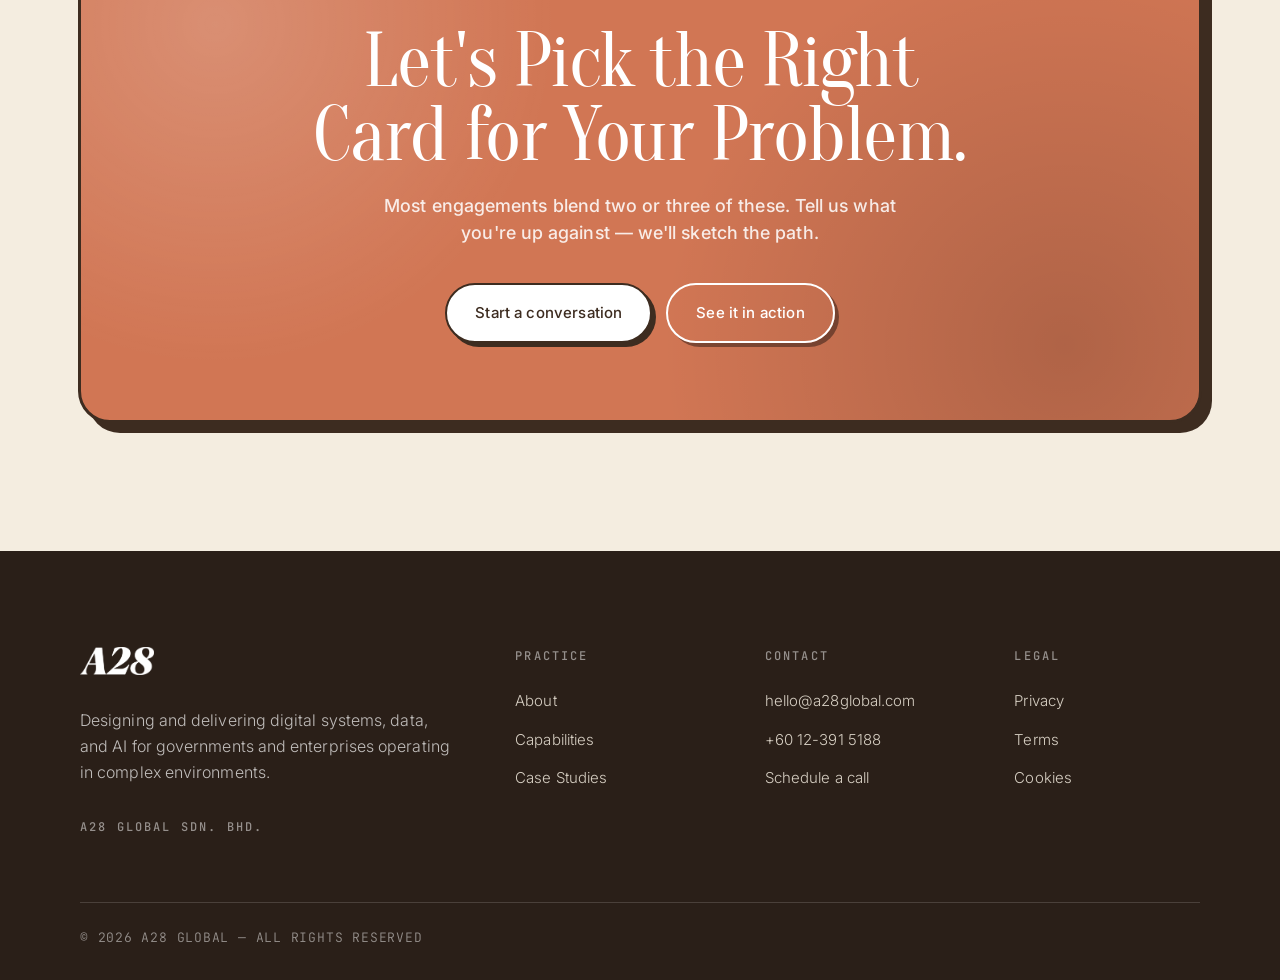
<file: capabilities.html>
<!doctype html>
<html lang="en">
<head>
<meta charset="utf-8" />
<meta name="viewport" content="width=device-width, initial-scale=1" />
<title>Capabilities — A28 Global</title>
<meta name="description" content="A28 Global capabilities — architecture, data & AI, automation, and advisory for governments and enterprises." />
<link rel="icon" type="image/svg+xml" href="assets/img/shared/A28_logo.svg" />
<script>
(function(){var a={enterprise:1,government:1};var r=null;try{r=new URLSearchParams(location.search).get('route');}catch(e){}if(!a[r]){try{r=sessionStorage.getItem('a28-route');}catch(e){}}if(!a[r])r='enterprise';try{sessionStorage.setItem('a28-route',r);}catch(e){}document.documentElement.dataset.theme=r;})();
</script>
<link rel="preconnect" href="https://fonts.googleapis.com" />
<link rel="preconnect" href="https://fonts.gstatic.com" crossorigin />
<link href="https://fonts.googleapis.com/css2?family=Oranienbaum&family=Inter:wght@200;300;400;500;600&family=JetBrains+Mono:wght@400;500&display=swap" rel="stylesheet" />
<link href="https://fonts.googleapis.com/css2?family=Material+Symbols+Outlined:opsz,wght,FILL,GRAD@24,300,0,0" rel="stylesheet" />
<link rel="stylesheet" href="assets/css/tokens.css?v=28062026l" />
<link rel="stylesheet" href="assets/css/site.css?v=28062026l" />
<link rel="stylesheet" href="assets/css/enterprise.css?v=28062026l" />
<script src="assets/js/theme.js"></script>
</head>
<body>

<!-- ===== NAV ===== -->
<header class="nav is-dark">
  <div class="nav__inner">
    <button class="route-switch route-switch--topsecret" data-route-switch="government" data-no-rewrite type="button" aria-label="Switch to the Government route">
      <span class="route-switch__icon" aria-hidden="true">
        <svg viewBox="0 0 24 24" fill="none" width="18" height="18">
          <path d="M4.5 12c1.6-4.4 3.7-6.5 7.5-6.5s5.9 2.1 7.5 6.5" stroke="currentColor" stroke-width="1.5" stroke-linecap="round"/>
          <path d="M2.6 12h18.8" stroke="currentColor" stroke-width="1.5" stroke-linecap="round"/>
          <rect class="rs-glass" x="5.5" y="14" width="5.2" height="3.4" rx="1.7" fill="currentColor"/>
          <rect class="rs-glass" x="13.3" y="14" width="5.2" height="3.4" rx="1.7" fill="currentColor"/>
          <path d="M10.7 15.4h2.6" stroke="currentColor" stroke-width="1.2"/>
        </svg>
      </span>
      <span class="route-switch__label">Bureau</span>
    </button>
    <a href="home.html" class="nav__logo"><img src="assets/img/shared/A28_logo.svg" alt="A28 Global" /></a>
    <nav class="nav__links">
      <span class="nav__status">Secure line</span>
      <a class="nav__link" data-page="home.html" href="home.html">Home</a>
      <a class="nav__link" data-page="about.html" href="about.html">About</a>
      <a class="nav__link" data-page="capabilities.html" href="capabilities.html">Capabilities</a>
      <a class="nav__link" data-page="work.html" href="work.html">Case Studies</a>
      <a href="contact.html" class="a28-btn a28-btn--secondary on-dark">Let's Talk! <svg width="16" height="16" viewBox="0 0 16 16" fill="none"><path d="M2 8h12M9 3l5 5-5 5" stroke="currentColor" stroke-width="1.25" stroke-linecap="square"/></svg></a>
      <button class="route-switch route-switch--relax" data-route-switch="enterprise" data-no-rewrite type="button" aria-label="Switch to the Enterprise route">
        <span class="route-switch__icon" aria-hidden="true">
          <span class="material-symbols-outlined">cabin</span>
        </span>
        <span class="route-switch__label">HackerHouse</span>
      </button>
    </nav>
    <button class="nav__burger" id="nav-burger" aria-label="Open menu"><svg width="24" height="24" viewBox="0 0 24 24" fill="none"><path d="M3 7h18M3 12h18M3 17h18" stroke="currentColor" stroke-width="1.5" stroke-linecap="square"/></svg></button>
  </div>
</header>

<div class="mobile-menu" id="mobile-menu" aria-hidden="true">
  <div class="mobile-menu__top">
    <a href="home.html" class="nav__logo"><img src="assets/img/shared/A28_logo.svg" alt="A28 Global" /></a>
    <button class="mobile-menu__close" id="mobile-menu-close" aria-label="Close menu"><svg width="24" height="24" viewBox="0 0 24 24" fill="none"><path d="M5 5l14 14M19 5L5 19" stroke="currentColor" stroke-width="1.5" stroke-linecap="square"/></svg></button>
  </div>
  <nav class="mobile-menu__nav">
    <a data-page="home.html" href="home.html">Home</a>
    <a data-page="about.html" href="about.html">About</a>
    <a data-page="capabilities.html" href="capabilities.html">Capabilities</a>
    <a data-page="work.html" href="work.html">Case Studies</a>
  </nav>
  <div class="mobile-menu__cta">
    <a href="contact.html" class="a28-btn a28-btn--primary on-dark a28-btn--lg">Let's Talk!
      <svg width="16" height="16" viewBox="0 0 16 16" fill="none"><path d="M2 8h12M9 3l5 5-5 5" stroke="currentColor" stroke-width="1.25" stroke-linecap="square"/></svg>
    </a>
      <div class="mobile-menu__switch">
    <button class="route-switch route-switch--mobile route-switch--topsecret" data-route-switch="government" data-no-rewrite type="button" aria-label="Switch to the Government route">
      <span class="route-switch__icon" aria-hidden="true">
        <svg viewBox="0 0 24 24" fill="none" width="18" height="18">
          <path d="M4.5 12c1.6-4.4 3.7-6.5 7.5-6.5s5.9 2.1 7.5 6.5" stroke="currentColor" stroke-width="1.5" stroke-linecap="round"/>
          <path d="M2.6 12h18.8" stroke="currentColor" stroke-width="1.5" stroke-linecap="round"/>
          <rect class="rs-glass" x="5.5" y="14" width="5.2" height="3.4" rx="1.7" fill="currentColor"/>
          <rect class="rs-glass" x="13.3" y="14" width="5.2" height="3.4" rx="1.7" fill="currentColor"/>
          <path d="M10.7 15.4h2.6" stroke="currentColor" stroke-width="1.2"/>
        </svg>
      </span>
      <span class="route-switch__label">Bureau</span>
    </button>
      <button class="route-switch route-switch--mobile route-switch--relax" data-route-switch="enterprise" data-no-rewrite type="button" aria-label="Switch to the Enterprise route">
        <span class="route-switch__icon" aria-hidden="true">
          <span class="material-symbols-outlined">cabin</span>
        </span>
        <span class="route-switch__label">HackerHouse</span>
      </button>
      </div>
  </div>
</div>


<!-- ============================================================
     GOVERNMENT ROUTE — institutional capabilities
     (kept separate from the ENTERPRISE block below — Phase 2)
     ============================================================ -->
<div data-theme-only="government">

<!-- ===== HERO ===== -->
<section class="section--dark cap-hero">
  <div class="cap-hero__bg" aria-hidden="true">
    <img src="assets/img/gov/engaged-02.webp" alt="" />
  </div>
  <div class="a28-container cap-hero__inner">
    <div class="gov-hero__badge cap-hero__badge">
      <span class="gov-hero__badge-dot" aria-hidden="true"></span>
      <span>A28 Global</span>
      <span class="gov-hero__badge-sep" aria-hidden="true">&middot;</span>
      <span>Capabilities</span>
    </div>
    <h1 class="cap-hero__heading" id="cap-heading"><span class="whl-line">Capabilities</span></h1>
    <p class="cap-hero__desc">A28 Global delivers integrated capabilities across systems, data, and execution — designed for complex, multi-stakeholder environments.</p>
  </div>
</section>

<!-- ===== CAPABILITIES ===== -->
<div class="gov-skin gov-skin--light" style="background: var(--a28-obsidian); padding: clamp(40px,6vw,80px) 0;">
<section style="padding-bottom: clamp(48px, 6vw, 80px);">
    <div class="ent-container">
      <div class="ent-cap-deck ent-reveal">

        <article class="ent-cap-card" id="cap-architecture">
          <div class="ent-cap-card__head">
            <span>01 /<br>Architecture</span>
            <span class="ent-cap-card__rarity">Build</span>
          </div>
          <div class="ent-cap-card__art"><img src="assets/img/gov/gov-cap-architecture.webp" alt="" loading="lazy" decoding="async" /></div>
          <h3 class="ent-cap-card__name">Architecture &amp; Digital Platforms</h3>
          <p class="ent-cap-card__body">We design and develop scalable, secure, and future-ready systems.</p>
          <ul class="ent-cap-card__bullets">
            <li>Enterprise system architecture</li>
            <li>Digital platforms, portals, registries</li>
            <li>API &amp; system integration</li>
            <li>Cloud architecture &amp; migration</li>
          </ul>
          <img class="ent-cap-card__mascot ent-cap-card__mascot--duo ent-cap-card__mascot--cat" src="assets/img/mascots/suitcatstand.webp" alt="" aria-hidden="true" loading="lazy" decoding="async" />
          <img class="ent-cap-card__mascot ent-cap-card__mascot--duo ent-cap-card__mascot--capy" src="assets/img/mascots/suitcapystand.webp" alt="" aria-hidden="true" loading="lazy" decoding="async" />
        </article>

        <article class="ent-cap-card" id="cap-data">
          <div class="ent-cap-card__head">
            <span>02 /<br>Data &amp; AI</span>
            <span class="ent-cap-card__rarity">Think</span>
          </div>
          <div class="ent-cap-card__art"><img src="assets/img/gov/gov-cap-data.webp" alt="" loading="lazy" decoding="async" /></div>
          <h3 class="ent-cap-card__name">Analytics, Data &amp; AI</h3>
          <p class="ent-cap-card__body">We turn fragmented data into actionable intelligence.</p>
          <ul class="ent-cap-card__bullets">
            <li>Data architecture &amp; data models</li>
            <li>Analytical dashboards &amp; reporting</li>
            <li>Predictive &amp; ML models</li>
            <li>NLP and text analytics</li>
          </ul>
          <img class="ent-cap-card__mascot ent-cap-card__mascot--capy" src="assets/img/mascots/suitcapystand.webp" alt="" aria-hidden="true" loading="lazy" decoding="async" />
        </article>

        <article class="ent-cap-card" id="cap-automation">
          <div class="ent-cap-card__head">
            <span>03 /<br>Automation</span>
            <span class="ent-cap-card__rarity">Automate</span>
          </div>
          <div class="ent-cap-card__art"><img src="assets/img/gov/gov-cap-automation.webp" alt="" loading="lazy" decoding="async" /></div>
          <h3 class="ent-cap-card__name">Automation &amp; AI Ops</h3>
          <p class="ent-cap-card__body">We design automation that improves efficiency and reduces manual effort.</p>
          <ul class="ent-cap-card__bullets">
            <li>Workflow automation &amp; orchestration</li>
            <li>AI-assisted document processing</li>
            <li>Intelligent assistants &amp; chatbots</li>
            <li>Integration into existing systems</li>
          </ul>
          <img class="ent-cap-card__mascot ent-cap-card__mascot--capy" src="assets/img/mascots/suitcapystand.webp" alt="" aria-hidden="true" loading="lazy" decoding="async" />
        </article>

        <article class="ent-cap-card" id="cap-advisory">
          <div class="ent-cap-card__head">
            <span>04 /<br>Advisory</span>
            <span class="ent-cap-card__rarity">Guide</span>
          </div>
          <div class="ent-cap-card__art"><img src="assets/img/gov/gov-cap-advisory.webp" alt="" loading="lazy" decoding="async" /></div>
          <h3 class="ent-cap-card__name">Advisory &amp; Transformation</h3>
          <p class="ent-cap-card__body">We support organisations in structuring and delivering digital initiatives.</p>
          <ul class="ent-cap-card__bullets">
            <li>Digital strategy &amp; roadmap</li>
            <li>Governance for systems &amp; data</li>
            <li>Requirements definition &amp; validation</li>
            <li>RFP / tender support · operating model</li>
          </ul>
          <img class="ent-cap-card__mascot ent-cap-card__mascot--cat" src="assets/img/mascots/suitcatstand.webp" alt="" aria-hidden="true" loading="lazy" decoding="async" />
        </article>

      </div>
    </div>
  </section>
</div>

<!-- ===== CTA (shared prefooter-cta design, capabilities' own copy) ===== -->
<!-- R8: whole-page dark — drop the bone lead-in band so the deck flows into the CTA. -->
<section class="prefooter-cta prefooter-cta--on-dark">
  <div class="a28-container">
    <div class="prefooter-cta__panel reveal">
      <div class="prefooter-cta__glow" aria-hidden="true"></div>
      <div class="prefooter-cta__lines" aria-hidden="true"></div>
      <div class="prefooter-cta__cursor" aria-hidden="true"></div>
      <span class="prefooter-cta__corner prefooter-cta__corner--tl" aria-hidden="true"></span>
      <span class="prefooter-cta__corner prefooter-cta__corner--tr" aria-hidden="true"></span>
      <span class="prefooter-cta__corner prefooter-cta__corner--bl" aria-hidden="true"></span>
      <span class="prefooter-cta__corner prefooter-cta__corner--br" aria-hidden="true"></span>
      <div class="prefooter-cta__content">
        <p class="prefooter-cta__setup">Ready to start?</p>
        <h2 class="a28-display">Let's talk about your next system<span class="dot-gold">.</span></h2>
        <div class="prefooter-cta__actions">
          <a href="contact.html" class="a28-btn a28-btn--primary on-dark a28-btn--lg">Start a conversation
            <svg width="16" height="16" viewBox="0 0 16 16" fill="none"><path d="M2 8h12M9 3l5 5-5 5" stroke="currentColor" stroke-width="1.25" stroke-linecap="square"/></svg>
          </a>
        </div>
      </div>
    </div>
  </div>
</section>

</div><!-- /[data-theme-only="government"] -->



<!-- ============================================================
     ENTERPRISE ROUTE — fresh capabilities deck
     ============================================================ -->
<div data-theme-only="enterprise" class="ent-page">

  <!-- ===== Hero ===== -->
  <section class="ent-cap-hero">
    <div class="ent-container ent-reveal">
      <span class="ent-cap-hero__sticker">Capabilities</span>
      <h1 class="ent-display ent-display--xl ent-cap-hero__title">Open the Pack.</h1>
      <p class="ent-cap-hero__sub">A28 Global delivers integrated capabilities across systems, data, and execution — designed for complex, multi-stakeholder environments. Here are the four we play.</p>
    </div>
  </section>

  <!-- ===== Trading-card deck ===== -->
  <section style="padding-bottom: clamp(48px, 6vw, 80px);">
    <div class="ent-container">
      <div class="ent-cap-deck ent-reveal">

        <article class="ent-cap-card" id="cap-architecture-ent">
          <div class="ent-cap-card__head">
            <span>01 /<br>Architecture</span>
            <span class="ent-cap-card__rarity">Build</span>
          </div>
          <div class="ent-cap-card__art"><img src="assets/img/gov/case-national-platform.webp" alt="" loading="lazy" decoding="async" /></div>
          <h3 class="ent-cap-card__name">Architecture &amp; Digital Platforms</h3>
          <p class="ent-cap-card__body">We design and develop scalable, secure, and future-ready systems.</p>
          <ul class="ent-cap-card__bullets">
            <li>Enterprise system architecture</li>
            <li>Digital platforms, portals, registries</li>
            <li>API &amp; system integration</li>
            <li>Cloud architecture &amp; migration</li>
          </ul>
          <img class="ent-cap-card__mascot ent-cap-card__mascot--duo ent-cap-card__mascot--cat" src="assets/img/mascots/beachcatface.webp" alt="" aria-hidden="true" loading="lazy" decoding="async" />
          <img class="ent-cap-card__mascot ent-cap-card__mascot--duo ent-cap-card__mascot--capy" src="assets/img/mascots/beachcapyface.webp" alt="" aria-hidden="true" loading="lazy" decoding="async" />
        </article>

        <article class="ent-cap-card" id="cap-data-ent">
          <div class="ent-cap-card__head">
            <span>02 /<br>Data &amp; AI</span>
            <span class="ent-cap-card__rarity">Think</span>
          </div>
          <div class="ent-cap-card__art"><img src="assets/img/gov/case-workforce-analytics.webp" alt="" loading="lazy" decoding="async" /></div>
          <h3 class="ent-cap-card__name">Analytics, Data &amp; AI</h3>
          <p class="ent-cap-card__body">We turn fragmented data into actionable intelligence.</p>
          <ul class="ent-cap-card__bullets">
            <li>Data architecture &amp; data models</li>
            <li>Analytical dashboards &amp; reporting</li>
            <li>Predictive &amp; ML models</li>
            <li>NLP and text analytics</li>
          </ul>
          <img class="ent-cap-card__mascot ent-cap-card__mascot--capy" src="assets/img/mascots/beachcapyface.webp" alt="" aria-hidden="true" loading="lazy" decoding="async" />
        </article>

        <article class="ent-cap-card" id="cap-automation-ent">
          <div class="ent-cap-card__head">
            <span>03 /<br>Automation</span>
            <span class="ent-cap-card__rarity">Automate</span>
          </div>
          <div class="ent-cap-card__art"><img src="assets/img/gov/case-enterprise-automation.webp" alt="" loading="lazy" decoding="async" /></div>
          <h3 class="ent-cap-card__name">Automation &amp; AI Ops</h3>
          <p class="ent-cap-card__body">We design automation that improves efficiency and reduces manual effort.</p>
          <ul class="ent-cap-card__bullets">
            <li>Workflow automation &amp; orchestration</li>
            <li>AI-assisted document processing</li>
            <li>Intelligent assistants &amp; chatbots</li>
            <li>Integration into existing systems</li>
          </ul>
          <img class="ent-cap-card__mascot ent-cap-card__mascot--capy" src="assets/img/mascots/beachcapyface.webp" alt="" aria-hidden="true" loading="lazy" decoding="async" />
        </article>

        <article class="ent-cap-card" id="cap-advisory-ent">
          <div class="ent-cap-card__head">
            <span>04 /<br>Advisory</span>
            <span class="ent-cap-card__rarity">Guide</span>
          </div>
          <div class="ent-cap-card__art"><img src="assets/img/gov/engaged-01.webp" alt="" loading="lazy" decoding="async" /></div>
          <h3 class="ent-cap-card__name">Advisory &amp; Transformation</h3>
          <p class="ent-cap-card__body">We support organisations in structuring and delivering digital initiatives.</p>
          <ul class="ent-cap-card__bullets">
            <li>Digital strategy &amp; roadmap</li>
            <li>Governance for systems &amp; data</li>
            <li>Requirements definition &amp; validation</li>
            <li>RFP / tender support · operating model</li>
          </ul>
          <img class="ent-cap-card__mascot ent-cap-card__mascot--cat" src="assets/img/mascots/beachcatface.webp" alt="" aria-hidden="true" loading="lazy" decoding="async" />
        </article>

      </div>
    </div>
  </section>

  <!-- ===== Big CTA ===== -->
  <section class="ent-bigcta">
    <div class="ent-container ent-reveal">
      <div class="ent-bigcta__panel">
        <h2 class="ent-bigcta__title">Let's Pick the Right<br/>Card for Your Problem.</h2>
        <p class="ent-bigcta__sub">Most engagements blend two or three of these. Tell us what you're up against — we'll sketch the path.</p>
        <div class="ent-bigcta__actions">
          <a href="contact.html" class="ent-btn ent-btn--primary" style="background:#fff; color:var(--ent-ink); border-color:var(--ent-ink);">Start a conversation</a>
          <a href="work.html" class="ent-btn" style="background:transparent; color:#fff; border-color:#fff; box-shadow:4px 4px 0 rgba(0,0,0,0.4);">See it in action</a>
        </div>
      </div>
    </div>
  </section>

</div><!-- /[data-theme-only="enterprise"] -->

<button class="to-top" id="to-top" type="button" aria-label="Back to top">
  <svg width="20" height="20" viewBox="0 0 24 24" fill="none" aria-hidden="true"><path d="M12 19V5M5 12l7-7 7 7" stroke="currentColor" stroke-width="2" stroke-linecap="round" stroke-linejoin="round"/></svg>
</button>

<!-- ===== FOOTER ===== -->
<footer class="footer">
  <div class="footer__inner">
    <div class="footer__cols">
      <div>
        <a href="home.html" class="nav__logo"><img src="assets/img/shared/A28_logo.svg" alt="A28 Global" /></a>
        <p style="margin-top: 24px; max-width: 380px; color: var(--a28-paper-70); font-weight: 300; line-height: 1.65;">Designing and delivering digital systems, data, and AI for governments and enterprises operating in complex environments.</p>
        <div style="margin-top: 32px; display: flex; gap: 12px; align-items: center;">
          <span class="a28-eyebrow on-dark">A28 Global Sdn. Bhd.</span>
        </div>
      </div>
      <div>
        <div class="a28-eyebrow on-dark" style="margin-bottom: 20px;">Practice</div>
        <ul class="footer__list">
          <li><a href="about.html">About</a></li>
          <li><a href="capabilities.html">Capabilities</a></li>
          <li><a href="work.html">Case Studies</a></li>
        </ul>
      </div>
      <div>
        <div class="a28-eyebrow on-dark" style="margin-bottom: 20px;">Contact</div>
        <ul class="footer__list">
          <li><a href="mailto:hello@a28global.com">hello@a28global.com</a></li>
          <li><a href="tel:+60123915188">+60 12-391 5188</a></li>
          <li><a href="contact.html">Schedule a call</a></li>
        </ul>
      </div>
      <div>
        <div class="a28-eyebrow on-dark" style="margin-bottom: 20px;">Legal</div>
        <ul class="footer__list">
          <li><a href="#">Privacy</a></li>
          <li><a href="#">Terms</a></li>
          <li><a href="#">Cookies</a></li>
        </ul>
      </div>
    </div>
    <hr class="a28-rule on-dark" style="margin: 64px 0 24px;" />
    <div class="footer__legal">
      <span>© 2026 A28 GLOBAL — ALL RIGHTS RESERVED</span>
    </div>
  </div>
</footer>

<script src="assets/js/site.js"></script>
</body>
</html>
</file>
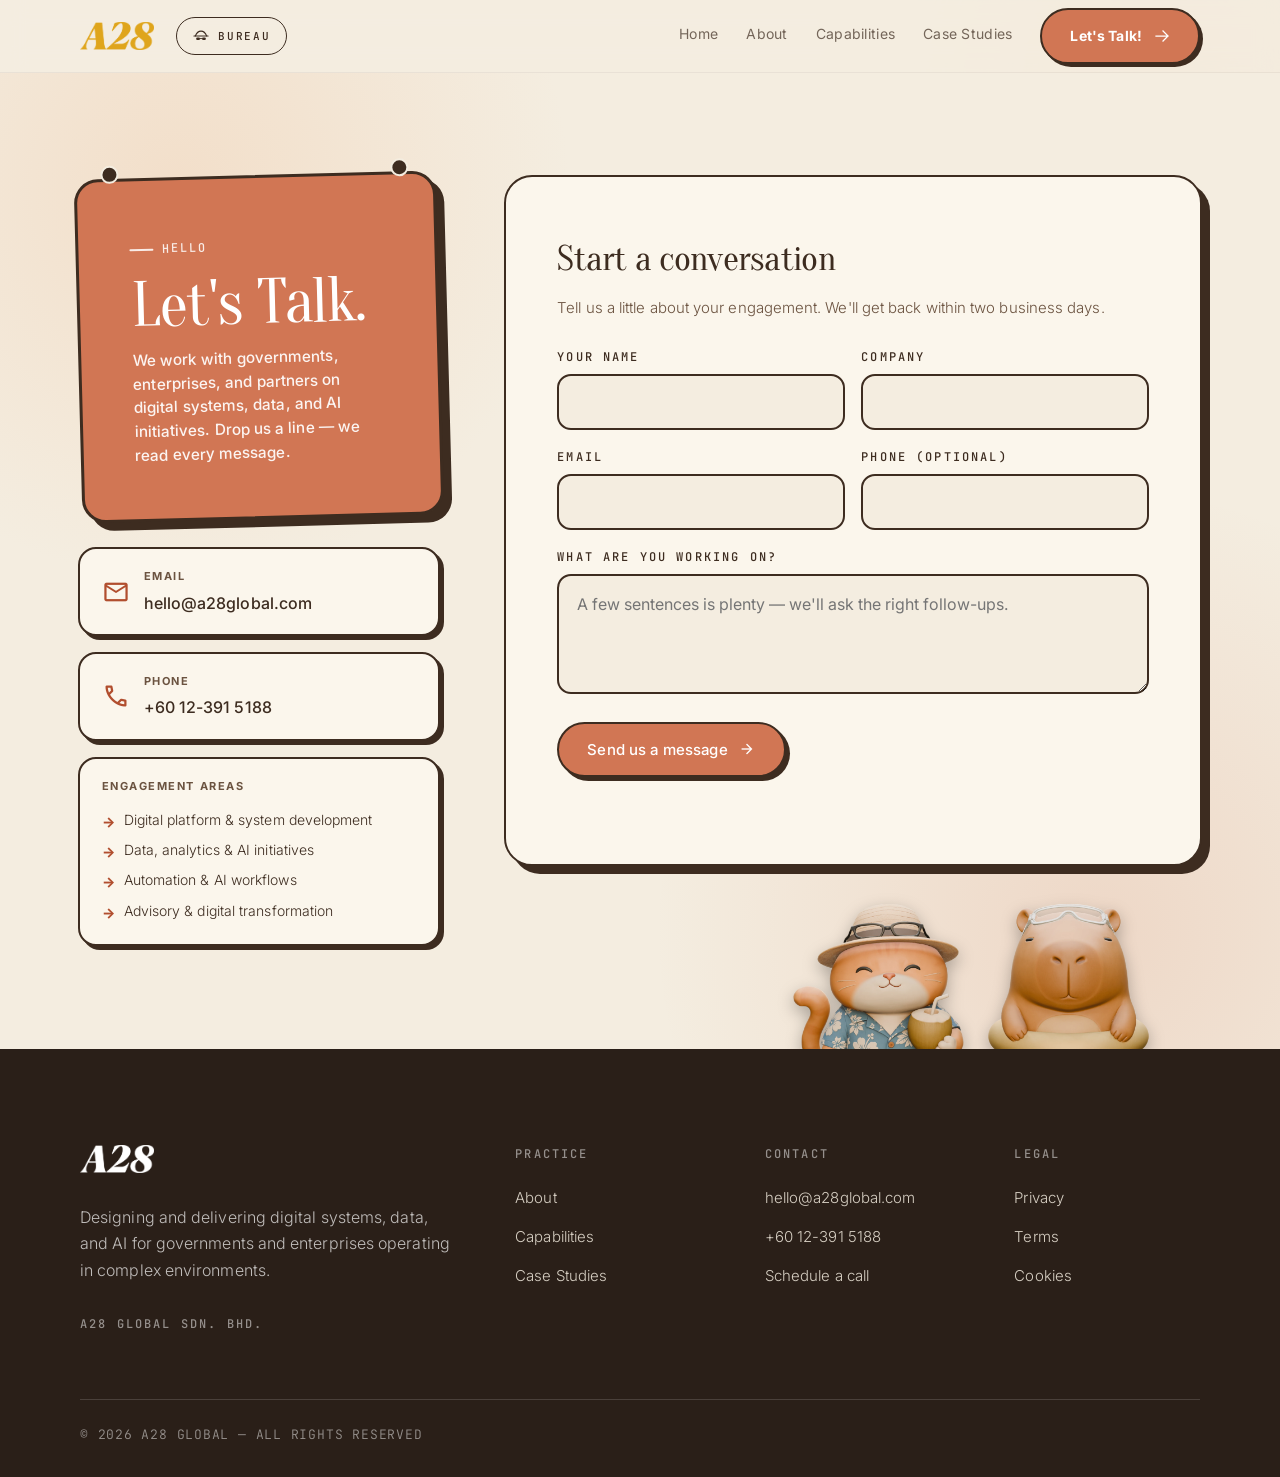
<file: contact.html>
<!doctype html>
<html lang="en">
<head>
<meta charset="utf-8" />
<meta name="viewport" content="width=device-width, initial-scale=1" />
<title>Contact — A28 Global</title>
<meta name="description" content="Get in touch with A28 Global Sdn. Bhd." />
<link rel="icon" type="image/svg+xml" href="assets/img/shared/A28_logo.svg" />
<script>
(function(){var a={enterprise:1,government:1};var r=null;try{r=new URLSearchParams(location.search).get('route');}catch(e){}if(!a[r]){try{r=sessionStorage.getItem('a28-route');}catch(e){}}if(!a[r])r='enterprise';try{sessionStorage.setItem('a28-route',r);}catch(e){}document.documentElement.dataset.theme=r;})();
</script>
<link rel="preconnect" href="https://fonts.googleapis.com" />
<link rel="preconnect" href="https://fonts.gstatic.com" crossorigin />
<link href="https://fonts.googleapis.com/css2?family=Oranienbaum&family=Inter:wght@200;300;400;500;600&family=JetBrains+Mono:wght@400;500&display=swap" rel="stylesheet" />
<link href="https://fonts.googleapis.com/css2?family=Material+Symbols+Outlined:opsz,wght,FILL,GRAD@24,300,0,0" rel="stylesheet" />
<link rel="stylesheet" href="assets/css/tokens.css?v=28062026l" />
<link rel="stylesheet" href="assets/css/site.css?v=28062026l" />
<link rel="stylesheet" href="assets/css/enterprise.css?v=28062026l" />
<script src="assets/js/theme.js"></script>
<style>
  /* Government route: dark ink page. Enterprise overrides below.
     Selectors hang off html[data-theme] so styles apply on first paint
     (theme.js mirrors to body only after DOMContentLoaded). */
  html:not([data-theme="enterprise"]) body { background: var(--a28-ink); color: var(--a28-bone); }
  html:not([data-theme="enterprise"]) .nav { background: var(--a28-ink); border-bottom-color: var(--a28-paper-15); color: var(--a28-bone); }
  /* Enterprise route: cream bg, warm ink text. */
  [data-theme="enterprise"] body { background: var(--a28-bone); color: var(--a28-ink); }
</style>
</head>
<body>

<header class="nav is-dark">
  <div class="nav__inner">
    <button class="route-switch route-switch--topsecret" data-route-switch="government" data-no-rewrite type="button" aria-label="Switch to the Government route">
      <span class="route-switch__icon" aria-hidden="true">
        <svg viewBox="0 0 24 24" fill="none" width="18" height="18">
          <path d="M4.5 12c1.6-4.4 3.7-6.5 7.5-6.5s5.9 2.1 7.5 6.5" stroke="currentColor" stroke-width="1.5" stroke-linecap="round"/>
          <path d="M2.6 12h18.8" stroke="currentColor" stroke-width="1.5" stroke-linecap="round"/>
          <rect class="rs-glass" x="5.5" y="14" width="5.2" height="3.4" rx="1.7" fill="currentColor"/>
          <rect class="rs-glass" x="13.3" y="14" width="5.2" height="3.4" rx="1.7" fill="currentColor"/>
          <path d="M10.7 15.4h2.6" stroke="currentColor" stroke-width="1.2"/>
        </svg>
      </span>
      <span class="route-switch__label">Bureau</span>
    </button>
    <a href="home.html" class="nav__logo"><img src="assets/img/shared/A28_logo.svg" alt="A28 Global" /></a>
    <nav class="nav__links">
      <span class="nav__status">Secure line</span>
      <a class="nav__link" data-page="home.html" href="home.html">Home</a>
      <a class="nav__link" data-page="about.html" href="about.html">About</a>
      <a class="nav__link" data-page="capabilities.html" href="capabilities.html">Capabilities</a>
      <a class="nav__link" data-page="work.html" href="work.html">Case Studies</a>
      <a href="contact.html" class="a28-btn a28-btn--secondary on-dark">Let's Talk! <svg width="16" height="16" viewBox="0 0 16 16" fill="none"><path d="M2 8h12M9 3l5 5-5 5" stroke="currentColor" stroke-width="1.25" stroke-linecap="square"/></svg></a>
      <button class="route-switch route-switch--relax" data-route-switch="enterprise" data-no-rewrite type="button" aria-label="Switch to the Enterprise route">
        <span class="route-switch__icon" aria-hidden="true">
          <span class="material-symbols-outlined">cabin</span>
        </span>
        <span class="route-switch__label">HackerHouse</span>
      </button>
    </nav>
    <button class="nav__burger" id="nav-burger" aria-label="Open menu"><svg width="24" height="24" viewBox="0 0 24 24" fill="none"><path d="M3 7h18M3 12h18M3 17h18" stroke="currentColor" stroke-width="1.5" stroke-linecap="square"/></svg></button>
  </div>
</header>

<div class="mobile-menu" id="mobile-menu" aria-hidden="true">
  <div class="mobile-menu__top">
    <a href="home.html" class="nav__logo"><img src="assets/img/shared/A28_logo.svg" alt="A28 Global" /></a>
    <button class="mobile-menu__close" id="mobile-menu-close" aria-label="Close menu"><svg width="24" height="24" viewBox="0 0 24 24" fill="none"><path d="M5 5l14 14M19 5L5 19" stroke="currentColor" stroke-width="1.5" stroke-linecap="square"/></svg></button>
  </div>
  <nav class="mobile-menu__nav">
    <a data-page="home.html" href="home.html">Home</a>
    <a data-page="about.html" href="about.html">About</a>
    <a data-page="capabilities.html" href="capabilities.html">Capabilities</a>
    <a data-page="work.html" href="work.html">Case Studies</a>
  </nav>
  <div class="mobile-menu__cta"><a href="contact.html" class="a28-btn a28-btn--primary on-dark a28-btn--lg">Let's Talk!</a>
      <div class="mobile-menu__switch">
    <button class="route-switch route-switch--mobile route-switch--topsecret" data-route-switch="government" data-no-rewrite type="button" aria-label="Switch to the Government route">
      <span class="route-switch__icon" aria-hidden="true">
        <svg viewBox="0 0 24 24" fill="none" width="18" height="18">
          <path d="M4.5 12c1.6-4.4 3.7-6.5 7.5-6.5s5.9 2.1 7.5 6.5" stroke="currentColor" stroke-width="1.5" stroke-linecap="round"/>
          <path d="M2.6 12h18.8" stroke="currentColor" stroke-width="1.5" stroke-linecap="round"/>
          <rect class="rs-glass" x="5.5" y="14" width="5.2" height="3.4" rx="1.7" fill="currentColor"/>
          <rect class="rs-glass" x="13.3" y="14" width="5.2" height="3.4" rx="1.7" fill="currentColor"/>
          <path d="M10.7 15.4h2.6" stroke="currentColor" stroke-width="1.2"/>
        </svg>
      </span>
      <span class="route-switch__label">Bureau</span>
    </button>
      <button class="route-switch route-switch--mobile route-switch--relax" data-route-switch="enterprise" data-no-rewrite type="button" aria-label="Switch to the Enterprise route">
        <span class="route-switch__icon" aria-hidden="true">
          <span class="material-symbols-outlined">cabin</span>
        </span>
        <span class="route-switch__label">HackerHouse</span>
      </button>
      </div></div>
</div>


<!-- ============================================================
     GOVERNMENT ROUTE — institutional contact
     (kept separate from the ENTERPRISE block below — Phase 2)
     ============================================================ -->
<div data-theme-only="government">

<!-- 3.7: gov contact rebuilt to the v3 "secure channel" design.
     Agent Oyen box moved to sit BETWEEN Direct line and Engagement areas.
     Form keeps id/class/field-names + .feedback so site.js stays wired. -->
<section class="gov-contact">
  <div class="gov-contact__grid-bg" aria-hidden="true"></div>
  <div class="a28-container gov-contact__inner">

    <div class="reveal gov-contact__head">
      <span class="index-mark"><span>01</span><span class="index-mark__bar"></span><span>Secure channel</span></span>
      <h1 class="a28-display gov-contact__title">Contact<span class="dot-gold">.</span></h1>
      <p class="gov-contact__lead">We work with governments, enterprises, and partners on digital systems, data, and AI initiatives.</p>
      <p class="gov-contact__terminal" aria-hidden="true">// CHANNEL OPEN &mdash; TRANSMISSION ENCRYPTED &mdash; GO AHEAD<span class="gov-contact__caret"></span></p>
    </div>

    <div class="gov-contact__grid">
      <div class="reveal gov-contact__details">
        <div class="gov-contact__row">
          <span class="a28-eyebrow on-dark">Direct line</span>
          <p class="gov-contact__lines">
            <a href="mailto:hello@a28global.com">hello@a28global.com</a>
            <a href="tel:+60123915188">+60 12-391 5188</a>
          </p>
        </div>

        <!-- Agent Oyen box — between Direct line and Engagement areas (3.7) -->
        <div class="gov-dialogue">
          <img src="assets/img/gov/gov-oyen.webp" alt="Agent Oyen" loading="lazy" decoding="async" />
          <p><strong>Agent Oyen:</strong> This line is monitored &mdash; by us, attentively.</p>
        </div>

        <div class="gov-contact__row">
          <span class="a28-eyebrow on-dark">Engagement areas</span>
          <ul class="hair-list hair-list--gold">
            <li>Digital platform and system development</li>
            <li>Data, analytics, and AI initiatives</li>
            <li>Automation and AI workflows</li>
            <li>Advisory and digital transformation</li>
          </ul>
        </div>

        <div class="gov-contact__row">
          <span class="a28-eyebrow on-dark">Closing note</span>
          <p class="gov-contact__note">If you are working on complex systems or data-driven initiatives, we're happy to discuss how we can support.</p>
        </div>
      </div>

      <form id="contact-form" class="contact-form gov-form reveal" novalidate>
        <h2 class="a28-display gov-form__title">Open a secure line</h2>
        <p class="gov-form__sub">Tell us a little about your engagement.</p>
        <div class="gov-form__grid">
          <div class="a28-field"><label class="a28-field-label on-dark" for="name">Operative name</label><input id="name" name="name" class="a28-input on-dark" autocomplete="name" required /></div>
          <div class="a28-field"><label class="a28-field-label on-dark" for="company">Organisation</label><input id="company" name="org" class="a28-input on-dark" autocomplete="organization" /></div>
          <div class="a28-field"><label class="a28-field-label on-dark" for="email">Reply-to email</label><input id="email" name="email" type="email" class="a28-input on-dark" autocomplete="email" required /></div>
          <div class="a28-field"><label class="a28-field-label on-dark" for="area">Engagement area</label>
            <select id="area" name="area" class="a28-input on-dark gov-form__select">
              <option>Digital platform and system development</option>
              <option>Data, analytics, and AI initiatives</option>
              <option>Automation and AI workflows</option>
              <option>Advisory and digital transformation</option>
              <option>Other / not sure yet</option>
            </select>
          </div>
          <div class="a28-field gov-form__full"><label class="a28-field-label on-dark" for="message">The brief</label><textarea id="message" name="message" class="a28-textarea on-dark" placeholder="Describe the mission&hellip;" required></textarea></div>
        </div>
        <button type="submit" class="a28-btn a28-btn--primary on-dark a28-btn--lg gov-form__submit"><span class="btn-label">Transmit</span>
          <span class="material-symbols-outlined" aria-hidden="true">send</span>
        </button>
        <div class="feedback" aria-live="polite"></div>
      </form>
    </div>
  </div>

</section>

</div><!-- /[data-theme-only="government"] -->



<!-- ============================================================
     ENTERPRISE ROUTE — fresh contact (sign + speech-bubble form)
     ============================================================ -->
<div data-theme-only="enterprise" class="ent-page">

  <section class="ent-contact">
    <div class="ent-container ent-contact__inner">
      <!-- Left: signboard "Let's Talk!" with mascot holding sign -->
      <div class="ent-contact__sign ent-reveal">
        <div class="ent-contact__signboard">
          <span class="ent-eyebrow" style="color:rgba(255,255,255,0.86);">Hello</span>
          <h1>Let's Talk.</h1>
          <p>We work with governments, enterprises, and partners on digital systems, data, and AI initiatives. Drop us a line — we read every message.</p>
        </div>
        <div class="ent-contact__cards">
          <a href="mailto:hello@a28global.com">
            <span class="material-symbols-outlined" aria-hidden="true">mail</span>
            <span><small>Email</small>hello@a28global.com</span>
          </a>
          <a href="tel:+60123915188">
            <span class="material-symbols-outlined" aria-hidden="true">call</span>
            <span><small>Phone</small>+60 12-391 5188</span>
          </a>
          <div class="ent-contact__areas">
            <small>Engagement areas</small>
            <ul class="ent-checklist">
              <li>Digital platform &amp; system development</li>
              <li>Data, analytics &amp; AI initiatives</li>
              <li>Automation &amp; AI workflows</li>
              <li>Advisory &amp; digital transformation</li>
            </ul>
          </div>
        </div>
      </div>

      <!-- Right: friendly form -->
      <form id="contact-form-ent" class="ent-form contact-form ent-reveal" novalidate>
        <h2 class="ent-form__title">Start a conversation</h2>
        <p class="ent-form__sub">Tell us a little about your engagement. We'll get back within two business days.</p>
        <div class="ent-form__grid">
          <div class="ent-form__field">
            <label class="ent-form__label" for="ent-name">Your name</label>
            <input type="text" id="ent-name" name="name" required />
          </div>
          <div class="ent-form__field">
            <label class="ent-form__label" for="ent-company">Company</label>
            <input type="text" id="ent-company" name="company" />
          </div>
          <div class="ent-form__field">
            <label class="ent-form__label" for="ent-email">Email</label>
            <input type="email" id="ent-email" name="email" required />
          </div>
          <div class="ent-form__field">
            <label class="ent-form__label" for="ent-phone">Phone (optional)</label>
            <input type="tel" id="ent-phone" name="phone" />
          </div>
          <div class="ent-form__field ent-form__field--full">
            <label class="ent-form__label" for="ent-message">What are you working on?</label>
            <textarea id="ent-message" name="message" required placeholder="A few sentences is plenty — we'll ask the right follow-ups."></textarea>
          </div>
        </div>
        <button type="submit" class="ent-btn ent-btn--primary ent-form__submit">
          Send us a message
          <span class="material-symbols-outlined" aria-hidden="true" style="font-size:18px;">arrow_forward</span>
        </button>
        <div class="ent-form__feedback feedback" aria-live="polite"></div>
      </form>
    </div>
  </section>

</div><!-- /[data-theme-only="enterprise"] -->

<button class="to-top" id="to-top" type="button" aria-label="Back to top">
  <svg width="20" height="20" viewBox="0 0 24 24" fill="none" aria-hidden="true"><path d="M12 19V5M5 12l7-7 7 7" stroke="currentColor" stroke-width="2" stroke-linecap="round" stroke-linejoin="round"/></svg>
</button>

<!-- Contact-page only: mascot stickers anchor just above the footer
     and extend DOWN into the footer's area. Because the footer comes
     next in DOM and paints its dark background on top of them, only
     the heads (the part above the footer's top edge) stay visible. -->
<div data-theme-only="enterprise">
  <div class="footer-peek-rail" aria-hidden="true">
    <div class="footer-peek">
      <img class="footer-peek__img footer-peek__img--cat"  src="assets/img/mascots/beachcatstand.webp"  alt="" loading="lazy" decoding="async" />
      <img class="footer-peek__img footer-peek__img--capy" src="assets/img/mascots/beachcapyface.webp"  alt="" loading="lazy" decoding="async" />
    </div>
  </div>
</div>
<div data-theme-only="government">
  <div class="footer-peek-rail" aria-hidden="true">
    <div class="footer-peek">
      <img class="footer-peek__img footer-peek__img--cat"  src="assets/img/mascots/catsuit.webp"  alt="" loading="lazy" decoding="async" />
      <img class="footer-peek__img footer-peek__img--capy" src="assets/img/mascots/capysuit.webp"  alt="" loading="lazy" decoding="async" />
    </div>
  </div>
</div>

<footer class="footer">
  <div class="footer__inner">
    <div class="footer__cols">
      <div>
        <a href="home.html" class="nav__logo"><img src="assets/img/shared/A28_logo.svg" alt="A28 Global" /></a>
        <p style="margin-top: 24px; max-width: 380px; color: var(--a28-paper-70); font-weight: 300; line-height: 1.65;">Designing and delivering digital systems, data, and AI for governments and enterprises operating in complex environments.</p>
        <div style="margin-top: 32px; display: flex; gap: 12px; align-items: center;">
          <span class="a28-eyebrow on-dark">A28 Global Sdn. Bhd.</span>
        </div>
      </div>
      <div><div class="a28-eyebrow on-dark" style="margin-bottom: 20px;">Practice</div><ul class="footer__list"><li><a href="about.html">About</a></li><li><a href="capabilities.html">Capabilities</a></li><li><a href="work.html">Case Studies</a></li></ul></div>
      <div><div class="a28-eyebrow on-dark" style="margin-bottom: 20px;">Contact</div><ul class="footer__list"><li><a href="mailto:hello@a28global.com">hello@a28global.com</a></li><li><a href="tel:+60123915188">+60 12-391 5188</a></li><li><a href="contact.html">Schedule a call</a></li></ul></div>
      <div><div class="a28-eyebrow on-dark" style="margin-bottom: 20px;">Legal</div><ul class="footer__list"><li><a href="#">Privacy</a></li><li><a href="#">Terms</a></li><li><a href="#">Cookies</a></li></ul></div>
    </div>
    <hr class="a28-rule on-dark" style="margin: 64px 0 24px;" />
    <div class="footer__legal"><span>© 2026 A28 GLOBAL — ALL RIGHTS RESERVED</span></div>
  </div>
</footer>

<script src="assets/js/site.js"></script>
</body>
</html>
</file>
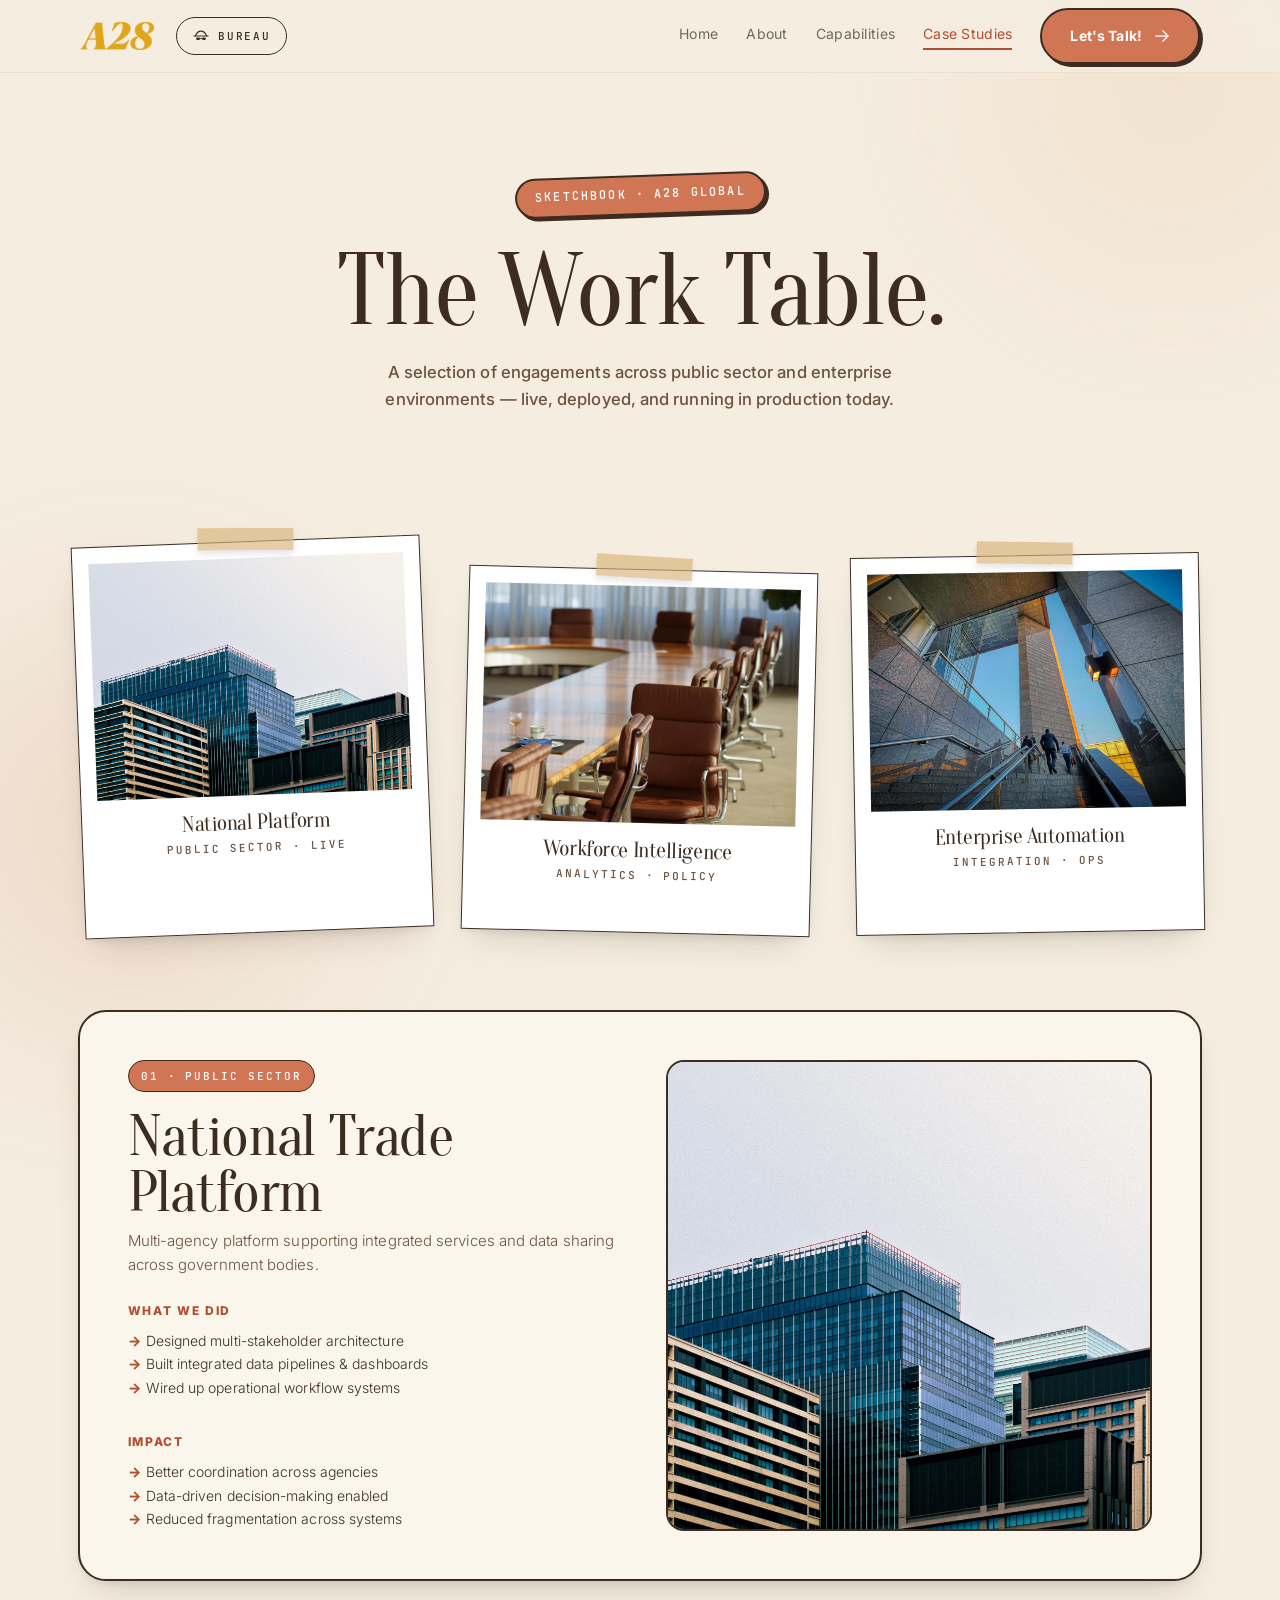
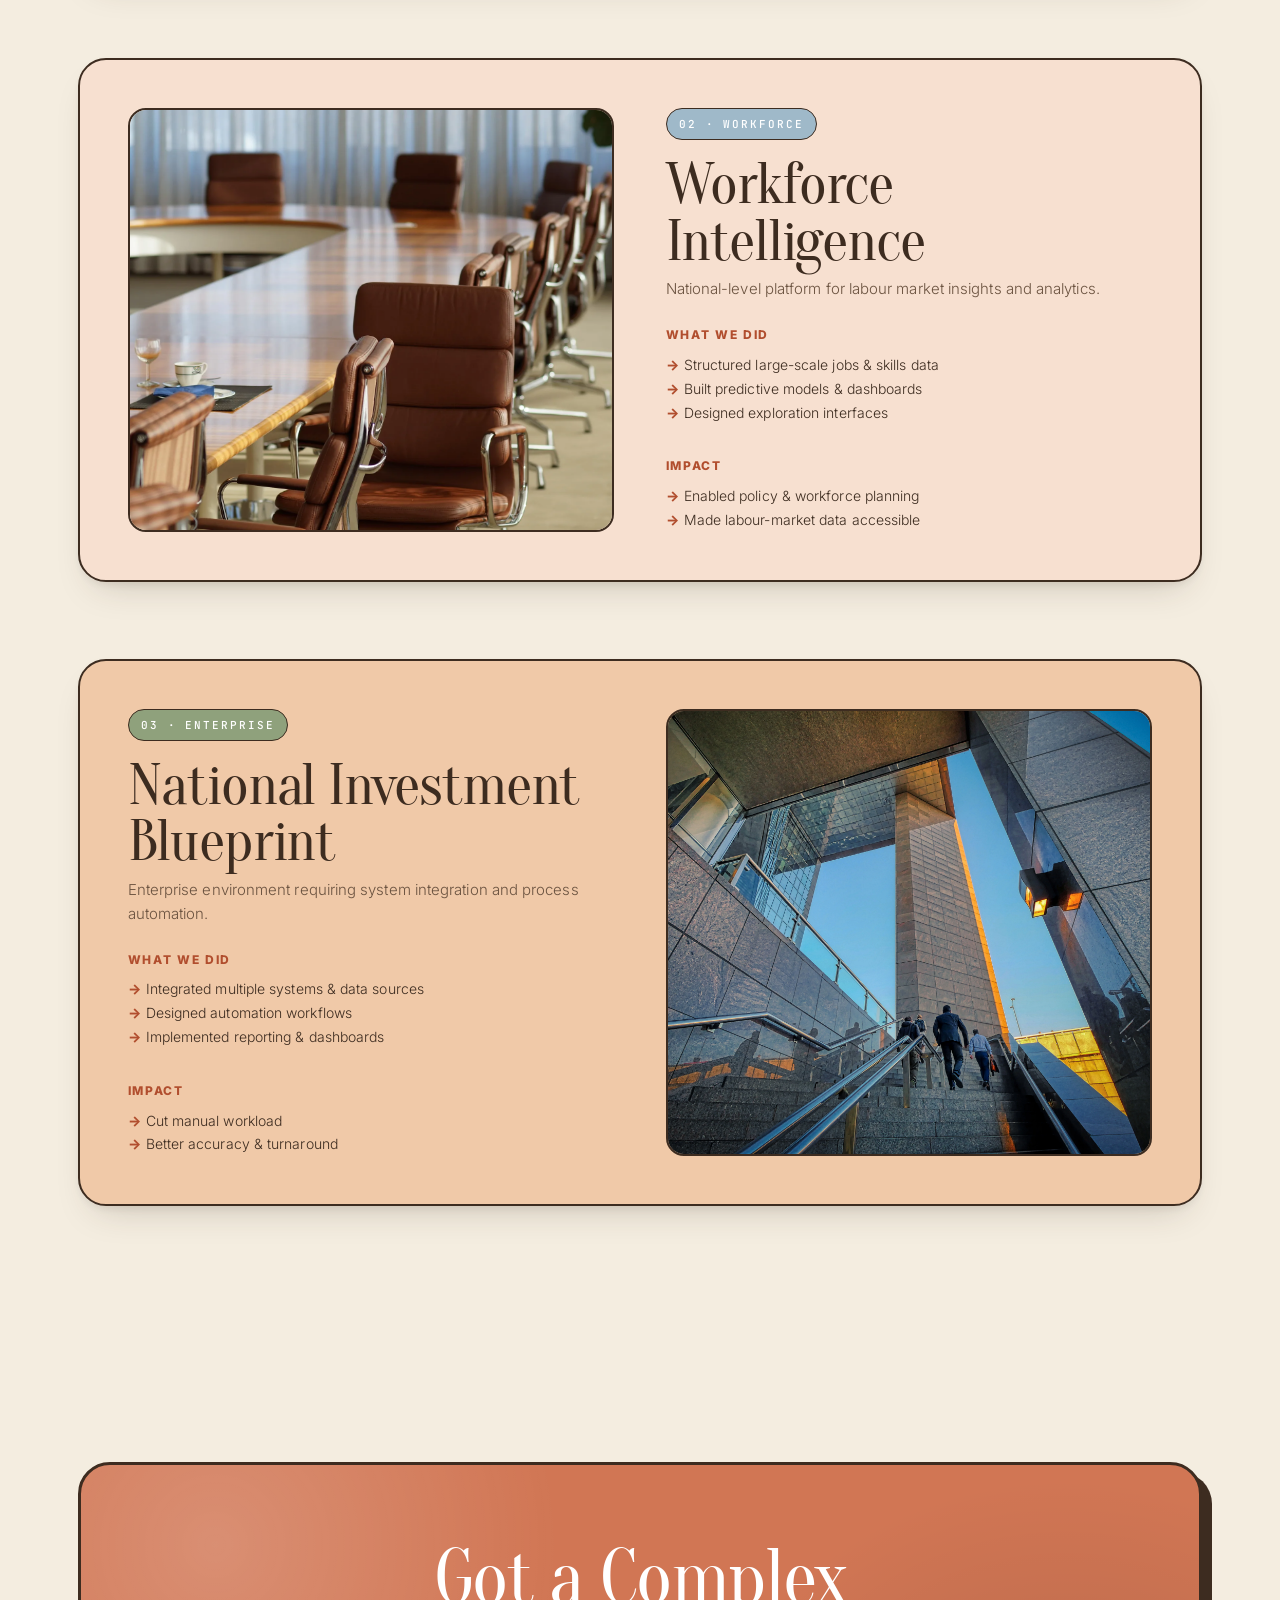
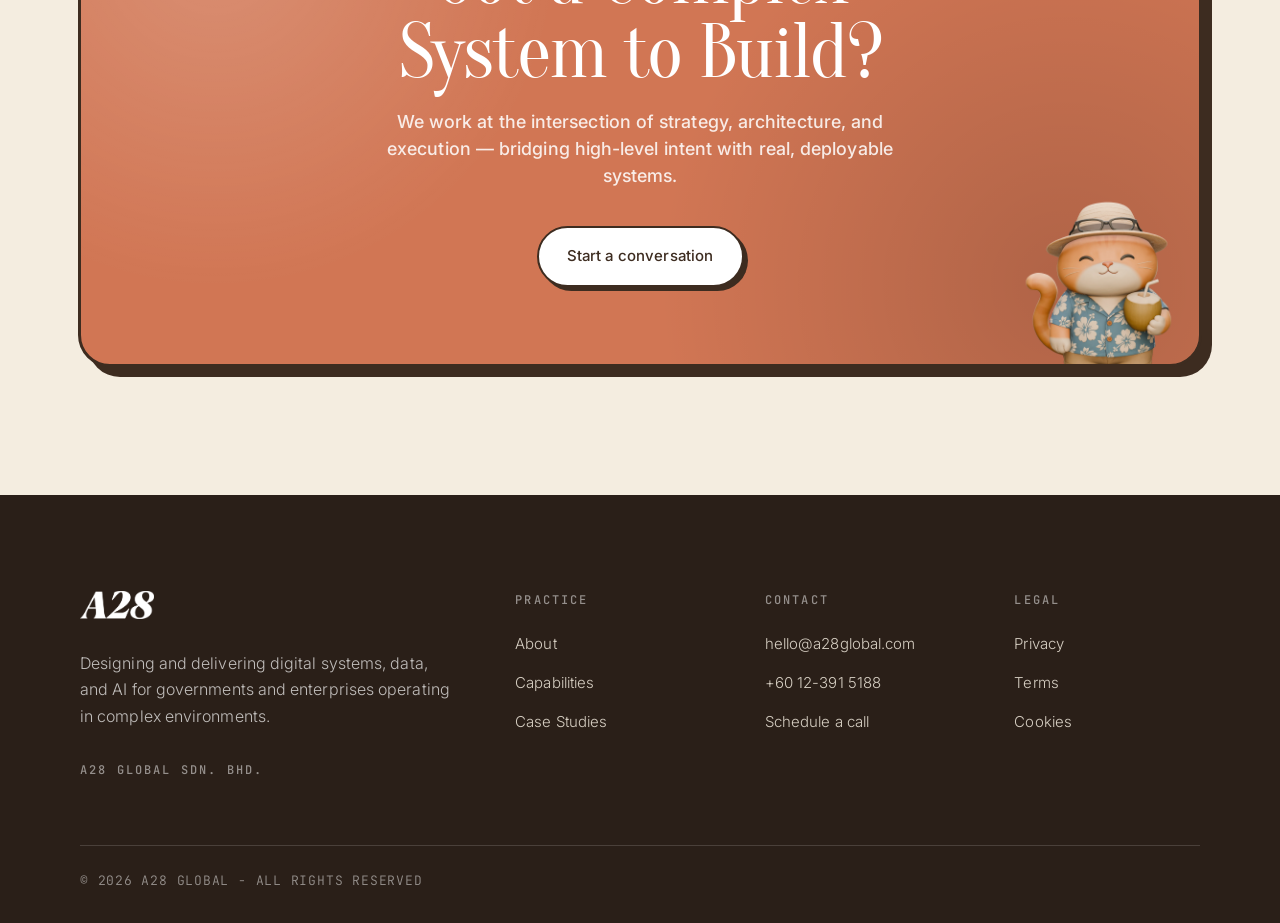
<file: work.html>
<!doctype html>
<html lang="en">
<head>
<meta charset="utf-8" />
<meta name="viewport" content="width=device-width, initial-scale=1" />
<title>Case Studies - A28 Global</title>
<meta name="description" content="A28 Global selected engagements across public sector and enterprise environments." />
<link rel="icon" type="image/svg+xml" href="assets/img/shared/A28_logo.svg" />
<script>
(function(){var a={enterprise:1,government:1};var r=null;try{r=new URLSearchParams(location.search).get('route');}catch(e){}if(!a[r]){try{r=sessionStorage.getItem('a28-route');}catch(e){}}if(!a[r])r='enterprise';try{sessionStorage.setItem('a28-route',r);}catch(e){}document.documentElement.dataset.theme=r;})();
</script>
<link rel="preconnect" href="https://fonts.googleapis.com" />
<link rel="preconnect" href="https://fonts.gstatic.com" crossorigin />
<link href="https://fonts.googleapis.com/css2?family=Oranienbaum&family=Inter:wght@200;300;400;500;600&family=JetBrains+Mono:wght@400;500&display=swap" rel="stylesheet" />
<link href="https://fonts.googleapis.com/css2?family=Material+Symbols+Outlined:opsz,wght,FILL,GRAD@24,300,0,0" rel="stylesheet" />
<link rel="stylesheet" href="assets/css/tokens.css?v=28062026l" />
<link rel="stylesheet" href="assets/css/site.css?v=28062026l" />
<link rel="stylesheet" href="assets/css/enterprise.css?v=28062026l" />
<script src="assets/js/theme.js"></script>
</head>
<body>

<header class="nav is-dark">
  <div class="nav__inner">
    <button class="route-switch route-switch--topsecret" data-route-switch="government" data-no-rewrite type="button" aria-label="Switch to the Government route">
      <span class="route-switch__icon" aria-hidden="true">
        <svg viewBox="0 0 24 24" fill="none" width="18" height="18">
          <path d="M4.5 12c1.6-4.4 3.7-6.5 7.5-6.5s5.9 2.1 7.5 6.5" stroke="currentColor" stroke-width="1.5" stroke-linecap="round"/>
          <path d="M2.6 12h18.8" stroke="currentColor" stroke-width="1.5" stroke-linecap="round"/>
          <rect class="rs-glass" x="5.5" y="14" width="5.2" height="3.4" rx="1.7" fill="currentColor"/>
          <rect class="rs-glass" x="13.3" y="14" width="5.2" height="3.4" rx="1.7" fill="currentColor"/>
          <path d="M10.7 15.4h2.6" stroke="currentColor" stroke-width="1.2"/>
        </svg>
      </span>
      <span class="route-switch__label">Bureau</span>
    </button>
    <a href="home.html" class="nav__logo"><img src="assets/img/shared/A28_logo.svg" alt="A28 Global" /></a>
    <nav class="nav__links">
      <span class="nav__status">Secure line</span>
      <a class="nav__link" data-page="home.html" href="home.html">Home</a>
      <a class="nav__link" data-page="about.html" href="about.html">About</a>
      <a class="nav__link" data-page="capabilities.html" href="capabilities.html">Capabilities</a>
      <a class="nav__link" data-page="work.html" href="work.html">Case Studies</a>
      <a href="contact.html" class="a28-btn a28-btn--secondary on-dark">Let's Talk! <svg width="16" height="16" viewBox="0 0 16 16" fill="none"><path d="M2 8h12M9 3l5 5-5 5" stroke="currentColor" stroke-width="1.25" stroke-linecap="square"/></svg></a>
      <button class="route-switch route-switch--relax" data-route-switch="enterprise" data-no-rewrite type="button" aria-label="Switch to the Enterprise route">
        <span class="route-switch__icon" aria-hidden="true">
          <span class="material-symbols-outlined">cabin</span>
        </span>
        <span class="route-switch__label">HackerHouse</span>
      </button>
    </nav>
    <button class="nav__burger" id="nav-burger" aria-label="Open menu"><svg width="24" height="24" viewBox="0 0 24 24" fill="none"><path d="M3 7h18M3 12h18M3 17h18" stroke="currentColor" stroke-width="1.5" stroke-linecap="square"/></svg></button>
  </div>
</header>

<div class="mobile-menu" id="mobile-menu" aria-hidden="true">
  <div class="mobile-menu__top">
    <a href="home.html" class="nav__logo"><img src="assets/img/shared/A28_logo.svg" alt="A28 Global" /></a>
    <button class="mobile-menu__close" id="mobile-menu-close" aria-label="Close menu"><svg width="24" height="24" viewBox="0 0 24 24" fill="none"><path d="M5 5l14 14M19 5L5 19" stroke="currentColor" stroke-width="1.5" stroke-linecap="square"/></svg></button>
  </div>
  <nav class="mobile-menu__nav">
    <a data-page="home.html" href="home.html">Home</a>
    <a data-page="about.html" href="about.html">About</a>
    <a data-page="capabilities.html" href="capabilities.html">Capabilities</a>
    <a data-page="work.html" href="work.html">Case Studies</a>
  </nav>
  <div class="mobile-menu__cta">
    <a href="contact.html" class="a28-btn a28-btn--primary on-dark a28-btn--lg">Let's Talk!
      <svg width="16" height="16" viewBox="0 0 16 16" fill="none"><path d="M2 8h12M9 3l5 5-5 5" stroke="currentColor" stroke-width="1.25" stroke-linecap="square"/></svg>
    </a>
      <div class="mobile-menu__switch">
    <button class="route-switch route-switch--mobile route-switch--topsecret" data-route-switch="government" data-no-rewrite type="button" aria-label="Switch to the Government route">
      <span class="route-switch__icon" aria-hidden="true">
        <svg viewBox="0 0 24 24" fill="none" width="18" height="18">
          <path d="M4.5 12c1.6-4.4 3.7-6.5 7.5-6.5s5.9 2.1 7.5 6.5" stroke="currentColor" stroke-width="1.5" stroke-linecap="round"/>
          <path d="M2.6 12h18.8" stroke="currentColor" stroke-width="1.5" stroke-linecap="round"/>
          <rect class="rs-glass" x="5.5" y="14" width="5.2" height="3.4" rx="1.7" fill="currentColor"/>
          <rect class="rs-glass" x="13.3" y="14" width="5.2" height="3.4" rx="1.7" fill="currentColor"/>
          <path d="M10.7 15.4h2.6" stroke="currentColor" stroke-width="1.2"/>
        </svg>
      </span>
      <span class="route-switch__label">Bureau</span>
    </button>
      <button class="route-switch route-switch--mobile route-switch--relax" data-route-switch="enterprise" data-no-rewrite type="button" aria-label="Switch to the Enterprise route">
        <span class="route-switch__icon" aria-hidden="true">
          <span class="material-symbols-outlined">cabin</span>
        </span>
        <span class="route-switch__label">HackerHouse</span>
      </button>
      </div>
  </div>
</div>


<!-- ============================================================
     GOVERNMENT ROUTE — institutional case studies
     (kept separate from the ENTERPRISE block below — Phase 2)
     ============================================================ -->
<div data-theme-only="government">

<section class="work-hero" id="work-hero">
  <img class="work-hero__image" src="assets/img/gov/about-digital.webp" alt="" aria-hidden="true" />
  <div class="work-hero__shade" aria-hidden="true"></div>
  <div class="a28-container work-hero__inner">
    <div class="gov-hero__badge work-hero__badge">
      <span class="gov-hero__badge-dot" aria-hidden="true"></span>
      <span>A28 Global</span>
      <span class="gov-hero__badge-sep" aria-hidden="true">&middot;</span>
      <span>Case Studies</span>
    </div>
    <h1 class="work-hero__heading" id="work-heading">
      <span class="whl-line">Selected</span>
      <span class="whl-line">Work<span class="dot-gold">.</span></span>
    </h1>
    <p class="work-hero__intro">A selection of engagements across public sector and enterprise environments.</p>
    <nav class="work-index reveal" aria-label="Case studies">
      <a class="work-index__row" href="#case-01">
        <span class="work-index__num">01</span>
        <span class="work-index__title">National Trade Platform</span>
        <span class="work-index__arrow material-symbols-outlined" aria-hidden="true">arrow_forward</span>
      </a>
      <a class="work-index__row" href="#case-02">
        <span class="work-index__num">02</span>
        <span class="work-index__title">Workforce Intelligence Platform</span>
        <span class="work-index__arrow material-symbols-outlined" aria-hidden="true">arrow_forward</span>
      </a>
      <a class="work-index__row" href="#case-03">
        <span class="work-index__num">03</span>
        <span class="work-index__title">National Investment Blueprint</span>
        <span class="work-index__arrow material-symbols-outlined" aria-hidden="true">arrow_forward</span>
      </a>
    </nav>
  </div>
</section>

<main class="work-cases work-cases--dark">
  <section class="work-case" id="case-01">
    <div class="a28-container">
      <div class="work-case__header reveal">
        <div>
          <span class="work-case__eyebrow">Public Sector / Multi-Agency Platform</span>
          <h2 class="work-case__title">National Trade Platform</h2>
        </div>
        <span class="work-case__num" aria-hidden="true">01</span>
      </div>
      <div class="work-case__body">
        <figure class="work-case__visual reveal">
          <img src="assets/img/gov/gov-case-platform.webp" alt="Abstract view of a national digital platform environment" />
        </figure>
        <div class="work-case__content reveal">
          <div class="work-case__block work-case__block--context">
            <h3>Context</h3>
            <p>Multi-agency platform supporting integrated services and data sharing</p>
          </div>
          <div class="work-case__block">
            <h3>What We Did</h3>
            <ul class="work-list">
              <li>Designed system architecture across multiple stakeholders</li>
              <li>Developed integrated data pipelines and dashboards</li>
              <li>Built workflow systems for operational processes</li>
            </ul>
          </div>
          <div class="work-case__block">
            <h3>Impact</h3>
            <ul class="work-list">
              <li>Improved coordination across agencies</li>
              <li>Enabled data-driven decision-making</li>
              <li>Reduced fragmentation across systems</li>
            </ul>
          </div>
        </div>
      </div>
    </div>
  </section>

  <section class="work-case work-case--reverse" id="case-02">
    <div class="a28-container">
      <div class="work-case__header reveal">
        <div>
          <span class="work-case__eyebrow">Public Sector / Labour Market Analytics</span>
          <h2 class="work-case__title">Workforce Intelligence Platform</h2>
        </div>
        <span class="work-case__num" aria-hidden="true">02</span>
      </div>
      <div class="work-case__body">
        <figure class="work-case__visual reveal">
          <img src="assets/img/gov/gov-case-workforce.webp" alt="Analytics workspace representing workforce intelligence" />
        </figure>
        <div class="work-case__content reveal">
          <div class="work-case__block work-case__block--context">
            <h3>Context</h3>
            <p>National-level platform for labour market insights and analytics</p>
          </div>
          <div class="work-case__block">
            <h3>What We Did</h3>
            <ul class="work-list">
              <li>Structured large-scale job and skills data</li>
              <li>Built predictive models and analytical dashboards</li>
              <li>Designed user-facing interfaces for exploration</li>
            </ul>
          </div>
          <div class="work-case__block">
            <h3>Impact</h3>
            <ul class="work-list">
              <li>Enabled policy and workforce planning decisions</li>
              <li>Improved accessibility of labour market data</li>
            </ul>
          </div>
        </div>
      </div>
    </div>
  </section>

  <section class="work-case" id="case-03">
    <div class="a28-container">
      <div class="work-case__header reveal">
        <div>
          <span class="work-case__eyebrow">Enterprise / Systems Integration &amp; Automation</span>
          <h2 class="work-case__title">National Investment Blueprint</h2>
        </div>
        <span class="work-case__num" aria-hidden="true">03</span>
      </div>
      <div class="work-case__body">
        <figure class="work-case__visual reveal">
          <img src="assets/img/gov/gov-case-automation.webp" alt="Enterprise automation and systems environment" />
        </figure>
        <div class="work-case__content reveal">
          <div class="work-case__block work-case__block--context">
            <h3>Context</h3>
            <p>Enterprise environment requiring system integration and process automation</p>
          </div>
          <div class="work-case__block">
            <h3>What We Did</h3>
            <ul class="work-list">
              <li>Integrated multiple systems and data sources</li>
              <li>Designed automation workflows</li>
              <li>Implemented reporting and dashboards</li>
            </ul>
          </div>
          <div class="work-case__block">
            <h3>Impact</h3>
            <ul class="work-list">
              <li>Reduced manual workload</li>
              <li>Improved data accuracy and turnaround time</li>
            </ul>
          </div>
        </div>
      </div>
    </div>
  </section>
</main>

<!-- ===== CTA (shared prefooter-cta design, work's own copy) ===== -->
<section class="prefooter-cta prefooter-cta--on-dark">
  <div class="a28-container">
    <div class="prefooter-cta__panel reveal">
      <div class="prefooter-cta__glow" aria-hidden="true"></div>
      <div class="prefooter-cta__lines" aria-hidden="true"></div>
      <div class="prefooter-cta__cursor" aria-hidden="true"></div>
      <span class="prefooter-cta__corner prefooter-cta__corner--tl" aria-hidden="true"></span>
      <span class="prefooter-cta__corner prefooter-cta__corner--tr" aria-hidden="true"></span>
      <span class="prefooter-cta__corner prefooter-cta__corner--bl" aria-hidden="true"></span>
      <span class="prefooter-cta__corner prefooter-cta__corner--br" aria-hidden="true"></span>
      <div class="prefooter-cta__content">
        <h2 class="a28-display">Have a complex system to build<span class="dot-gold">?</span></h2>
        <p class="prefooter-cta__sub">We work at the intersection of strategy, architecture, and execution, bridging high-level intent with real, deployable systems.</p>
        <div class="prefooter-cta__actions">
          <a href="contact.html" class="a28-btn a28-btn--primary on-dark a28-btn--lg">Schedule a Discussion
            <svg width="16" height="16" viewBox="0 0 16 16" fill="none"><path d="M2 8h12M9 3l5 5-5 5" stroke="currentColor" stroke-width="1.25" stroke-linecap="square"/></svg>
          </a>
        </div>
      </div>
    </div>
  </div>
</section>

</div><!-- /[data-theme-only="government"] -->



<!-- ============================================================
     ENTERPRISE ROUTE — fresh case-studies gallery
     ============================================================ -->
<div data-theme-only="enterprise" class="ent-page">

  <!-- ===== Hero ===== -->
  <section class="ent-work-hero">
    <div class="ent-container ent-reveal">
      <span class="ent-cap-hero__sticker">Sketchbook · A28 Global</span>
      <h1 class="ent-display ent-display--xl ent-work-hero__title">The Work Table.</h1>
      <p class="ent-work-hero__sub">A selection of engagements across public sector and enterprise environments — live, deployed, and running in production today.</p>
    </div>
  </section>

  <!-- ===== Polaroid gallery ===== -->
  <section class="ent-shelf">
    <div class="ent-container">
      <div class="ent-shelf__row ent-reveal">
        <a class="ent-polaroid" href="#ent-case-01">
          <span class="ent-polaroid__tape" aria-hidden="true"></span>
          <img class="ent-polaroid__img" src="assets/img/gov/case-national-platform.webp" alt="" />
          <p class="ent-polaroid__caption">National Platform<small>Public sector · live</small></p>
        </a>
        <a class="ent-polaroid" href="#ent-case-02">
          <span class="ent-polaroid__tape" aria-hidden="true"></span>
          <img class="ent-polaroid__img" src="assets/img/gov/case-workforce-analytics.webp" alt="" />
          <p class="ent-polaroid__caption">Workforce Intelligence<small>Analytics · policy</small></p>
        </a>
        <a class="ent-polaroid" href="#ent-case-03">
          <span class="ent-polaroid__tape" aria-hidden="true"></span>
          <img class="ent-polaroid__img" src="assets/img/gov/case-enterprise-automation.webp" alt="" />
          <p class="ent-polaroid__caption">Enterprise Automation<small>Integration · ops</small></p>
        </a>
      </div>

      <!-- Case 01 -->
      <article class="ent-case ent-reveal" id="ent-case-01">
        <div class="ent-case__body">
          <span class="ent-sticker ent-sticker--terra">01 · Public Sector</span>
          <h2 class="ent-display ent-display--md ent-case__title">National Trade Platform</h2>
          <p class="ent-case__lead">Multi-agency platform supporting integrated services and data sharing across government bodies.</p>
          <div class="ent-case__cols">
            <div class="ent-case__col">
              <h3>What we did</h3>
              <ul>
                <li>Designed multi-stakeholder architecture</li>
                <li>Built integrated data pipelines &amp; dashboards</li>
                <li>Wired up operational workflow systems</li>
              </ul>
            </div>
            <div class="ent-case__col">
              <h3>Impact</h3>
              <ul>
                <li>Better coordination across agencies</li>
                <li>Data-driven decision-making enabled</li>
                <li>Reduced fragmentation across systems</li>
              </ul>
            </div>
          </div>
        </div>
        <div class="ent-case__media">
          <img src="assets/img/gov/case-national-platform.webp" alt="" />
        </div>
      </article>

      <!-- Case 02 -->
      <article class="ent-case ent-case--mist ent-case--flip ent-reveal" id="ent-case-02">
        <div class="ent-case__media">
          <img src="assets/img/gov/case-workforce-analytics.webp" alt="" />
        </div>
        <div class="ent-case__body">
          <span class="ent-sticker ent-sticker--sky">02 · Workforce</span>
          <h2 class="ent-display ent-display--md ent-case__title">Workforce Intelligence</h2>
          <p class="ent-case__lead">National-level platform for labour market insights and analytics.</p>
          <div class="ent-case__cols">
            <div class="ent-case__col">
              <h3>What we did</h3>
              <ul>
                <li>Structured large-scale jobs &amp; skills data</li>
                <li>Built predictive models &amp; dashboards</li>
                <li>Designed exploration interfaces</li>
              </ul>
            </div>
            <div class="ent-case__col">
              <h3>Impact</h3>
              <ul>
                <li>Enabled policy &amp; workforce planning</li>
                <li>Made labour-market data accessible</li>
              </ul>
            </div>
          </div>
        </div>
      </article>

      <!-- Case 03 -->
      <article class="ent-case ent-case--peach ent-reveal" id="ent-case-03">
        <div class="ent-case__body">
          <span class="ent-sticker ent-sticker--sage">03 · Enterprise</span>
          <h2 class="ent-display ent-display--md ent-case__title">National Investment Blueprint</h2>
          <p class="ent-case__lead">Enterprise environment requiring system integration and process automation.</p>
          <div class="ent-case__cols">
            <div class="ent-case__col">
              <h3>What we did</h3>
              <ul>
                <li>Integrated multiple systems &amp; data sources</li>
                <li>Designed automation workflows</li>
                <li>Implemented reporting &amp; dashboards</li>
              </ul>
            </div>
            <div class="ent-case__col">
              <h3>Impact</h3>
              <ul>
                <li>Cut manual workload</li>
                <li>Better accuracy &amp; turnaround</li>
              </ul>
            </div>
          </div>
        </div>
        <div class="ent-case__media">
          <img src="assets/img/gov/case-enterprise-automation.webp" alt="" />
        </div>
      </article>
    </div>
  </section>

  <!-- ===== Big CTA ===== -->
  <section class="ent-bigcta">
    <div class="ent-container ent-reveal">
      <div class="ent-bigcta__panel">
        <h2 class="ent-bigcta__title">Got a Complex<br/>System to Build?</h2>
        <p class="ent-bigcta__sub">We work at the intersection of strategy, architecture, and execution — bridging high-level intent with real, deployable systems.</p>
        <div class="ent-bigcta__actions">
          <a href="contact.html" class="ent-btn ent-btn--primary" style="background:#fff; color:var(--ent-ink); border-color:var(--ent-ink);">Start a conversation</a>
        </div>
        <img class="ent-bigcta__mascot" src="assets/img/mascots/beachcatstand.webp" alt="" loading="lazy" decoding="async" />
      </div>
    </div>
  </section>

</div><!-- /[data-theme-only="enterprise"] -->

<button class="to-top" id="to-top" type="button" aria-label="Back to top">
  <svg width="20" height="20" viewBox="0 0 24 24" fill="none" aria-hidden="true"><path d="M12 19V5M5 12l7-7 7 7" stroke="currentColor" stroke-width="2" stroke-linecap="round" stroke-linejoin="round"/></svg>
</button>

<footer class="footer">
  <div class="footer__inner">
    <div class="footer__cols">
      <div>
        <a href="home.html" class="nav__logo"><img src="assets/img/shared/A28_logo.svg" alt="A28 Global" /></a>
        <p style="margin-top: 24px; max-width: 380px; color: var(--a28-paper-70); font-weight: 300; line-height: 1.65;">Designing and delivering digital systems, data, and AI for governments and enterprises operating in complex environments.</p>
        <div style="margin-top: 32px; display: flex; gap: 12px; align-items: center;">
          <span class="a28-eyebrow on-dark">A28 Global Sdn. Bhd.</span>
        </div>
      </div>
      <div>
        <div class="a28-eyebrow on-dark" style="margin-bottom: 20px;">Practice</div>
        <ul class="footer__list">
          <li><a href="about.html">About</a></li>
          <li><a href="capabilities.html">Capabilities</a></li>
          <li><a href="work.html">Case Studies</a></li>
        </ul>
      </div>
      <div>
        <div class="a28-eyebrow on-dark" style="margin-bottom: 20px;">Contact</div>
        <ul class="footer__list">
          <li><a href="mailto:hello@a28global.com">hello@a28global.com</a></li>
          <li><a href="tel:+60123915188">+60 12-391 5188</a></li>
          <li><a href="contact.html">Schedule a call</a></li>
        </ul>
      </div>
      <div>
        <div class="a28-eyebrow on-dark" style="margin-bottom: 20px;">Legal</div>
        <ul class="footer__list">
          <li><a href="#">Privacy</a></li>
          <li><a href="#">Terms</a></li>
          <li><a href="#">Cookies</a></li>
        </ul>
      </div>
    </div>
    <hr class="a28-rule on-dark" style="margin: 64px 0 24px;" />
    <div class="footer__legal">
      <span>© 2026 A28 GLOBAL - ALL RIGHTS RESERVED</span>
    </div>
  </div>
</footer>

<script src="assets/js/site.js"></script>
</body>
</html>
</file>
<file: assets/css/tokens.css>
/* ============================================================
   A28 Global — Design Tokens
   Extracted from Figma "A28 Website.fig"
   Source of truth for colors, type, spacing, radii, motion.
   ============================================================ */

:root {
  /* — Colors — Surfaces & ink — */
  --a28-bone:        #F5F5EB;   /* primary light surface */
  --a28-bone-rgb:    245, 245, 235;
  --a28-ink:         #000000;   /* primary text on bone */
  --a28-ink-rgb:     0, 0, 0;
  --a28-ink-90:      rgba(var(--a28-ink-rgb), 0.90);
  --a28-ink-70:      rgba(var(--a28-ink-rgb), 0.70);
  --a28-ink-50:      rgba(var(--a28-ink-rgb), 0.50);
  --a28-ink-30:      rgba(var(--a28-ink-rgb), 0.30);
  --a28-ink-15:      rgba(var(--a28-ink-rgb), 0.15);
  --a28-ink-08:      rgba(var(--a28-ink-rgb), 0.08);

  --a28-obsidian:    #1C1B1F;   /* dark surface */
  --a28-obsidian-rgb: 28, 27, 31;
  --a28-obsidian-90: rgba(var(--a28-obsidian-rgb), 0.90);

  --a28-paper:       #FFFFFF;   /* pure white (cards on dark) */
  --a28-paper-rgb:   255, 255, 255;
  --a28-paper-70:    rgba(var(--a28-paper-rgb), 0.70);
  --a28-paper-50:    rgba(var(--a28-paper-rgb), 0.50);
  --a28-paper-30:    rgba(var(--a28-paper-rgb), 0.30);
  --a28-paper-15:    rgba(var(--a28-paper-rgb), 0.15);
  --a28-paper-08:    rgba(var(--a28-paper-rgb), 0.08);

  /* — Accent (muted gold). Use sparingly. — */
  --a28-gold:        #8B660D;   /* primary accent — hairlines, marks, key text */
  --a28-gold-rgb:    139, 102, 13;
  --a28-gold-light:  #D7A858;   /* secondary accent — gradients, hover */
  --a28-gold-light-rgb: 215, 168, 88;
  --a28-gold-pale:   #EDD4A8;   /* surfaces only */
  --a28-gold-pale-rgb: 237, 212, 168;
  --a28-gold-mist:   #FCDDA8;   /* high-tint backgrounds */

  /* — Mission palette (gov "secret agent" redesign — brighter golds read on dark) — */
  --a28-gold-mission:     #C2912E;   /* primary gold on dark surfaces */
  --a28-gold-mission-rgb: 194, 145, 46;
  --a28-gold-glow:        #E8B864;   /* bright gold — highlights, spotlights, hover glow */
  --a28-gold-glow-rgb:    232, 184, 100;
  --a28-noir:             #0B0A0E;   /* deepest spy black — hero, dark sections */
  --a28-noir-rgb:         11, 10, 14;
  --a28-noir-soft:        #16141B;   /* slightly raised dark surface (smoke) */
  --a28-noir-soft-rgb:    22, 20, 27;

  /* — States — */
  --a28-border:      rgba(0,0,0,0.12);
  --a28-border-dark: rgba(255,255,255,0.12);
  --a28-shadow-sm:   0 1px 2px rgba(0,0,0,0.04);
  --a28-shadow-md:   0 6px 24px rgba(0,0,0,0.06);
  --a28-shadow-lg:   0 18px 48px rgba(0,0,0,0.10);

  /* — Type — */
  --a28-font-display: "Oranienbaum", "Cormorant Garamond", "Times New Roman", serif;
  --a28-font-sans:    "Inter", ui-sans-serif, system-ui, -apple-system, sans-serif;
  --a28-font-mono:    "JetBrains Mono", "IBM Plex Mono", ui-monospace, monospace;

  /* Display scale (Oranienbaum) */
  --a28-display-xl:  128px;
  --a28-display-lg:  64px;
  --a28-display-md:  52px;
  --a28-display-sm:  48px;
  --a28-display-xs:  36px;
  --a28-display-2xs: 30px;
  --a28-display-3xs: 22px;

  /* Body scale (Inter) */
  --a28-body-xl:     20px;
  --a28-body-lg:     18px;
  --a28-body-md:     16px;
  --a28-body-sm:     14px;
  --a28-body-xs:     12px;

  /* Weights */
  --a28-w-extralight: 200;
  --a28-w-light:      300;
  --a28-w-regular:    400;
  --a28-w-medium:     500;
  --a28-w-semibold:   600;

  /* Tracking */
  --a28-track-display: -0.02em;
  --a28-track-body:    0em;
  --a28-track-eyebrow: 0.18em;

  /* Line height */
  --a28-lh-tight:   1.0;
  --a28-lh-snug:    1.15;
  --a28-lh-normal:  1.5;
  --a28-lh-relaxed: 1.65;

  /* — Spacing (4pt base) — */
  --a28-space-1:   4px;
  --a28-space-2:   8px;
  --a28-space-3:   12px;
  --a28-space-4:   16px;
  --a28-space-5:   20px;
  --a28-space-6:   24px;
  --a28-space-8:   32px;
  --a28-space-10:  40px;
  --a28-space-12:  48px;
  --a28-space-16:  64px;
  --a28-space-20:  80px;
  --a28-space-24:  96px;
  --a28-space-32:  128px;
  --a28-space-40:  160px;

  /* — Layout — */
  --a28-container-max: 1280px;
  --a28-container-x:   80px;
  --a28-grid-cols:     12;
  --a28-grid-gutter:   32px;

  /* — Radius — */
  --a28-radius-none: 0;
  --a28-radius-xs:   2px;
  --a28-radius-sm:   4px;
  --a28-radius-md:   8px;
  --a28-radius-lg:   12px;
  --a28-radius-xl:   16px;
  --a28-radius-pill: 999px;

  /* — Stroke — */
  --a28-stroke-hair:  0.5px;
  --a28-stroke-thin:  1px;
  --a28-stroke-med:   2px;

  /* — Motion —
     One easing per role so the SAME class always animates the same way (R10):
       --a28-ease-out    → the canonical INTRO + OUTRO ease (reveals, hovers, exits)
       --a28-ease-in-out → looping / symmetric motion only (drifts, pulses)
       --a28-ease-spring → playful micro-interactions with a touch of overshoot */
  --a28-ease-out:     cubic-bezier(0.16, 1, 0.3, 1);
  --a28-ease-in-out:  cubic-bezier(0.65, 0, 0.35, 1);
  --a28-ease-spring:  cubic-bezier(0.34, 1.4, 0.64, 1);
  --a28-dur-fast:     120ms;
  --a28-dur-base:     200ms;
  --a28-dur-slow:     360ms;
}

/* ===== Base ===== */
*, *::before, *::after { box-sizing: border-box; }
html, body { margin: 0; padding: 0; }
body {
  font-family: var(--a28-font-sans);
  font-weight: var(--a28-w-light);
  font-size: var(--a28-body-md);
  line-height: var(--a28-lh-relaxed);
  color: var(--a28-ink);
  background: var(--a28-bone);
  -webkit-font-smoothing: antialiased;
  text-rendering: optimizeLegibility;
}
::selection { background: var(--a28-gold); color: var(--a28-bone); }

/* ===== Type primitives ===== */
.a28-display       { font-family: var(--a28-font-display); font-weight: var(--a28-w-regular); line-height: var(--a28-lh-tight); letter-spacing: var(--a28-track-display); }
.a28-display-xl    { font-size: var(--a28-display-xl); }
.a28-display-lg    { font-size: var(--a28-display-lg); }
.a28-display-md    { font-size: var(--a28-display-md); }
.a28-display-sm    { font-size: var(--a28-display-sm); }
.a28-display-xs    { font-size: var(--a28-display-xs); }
.a28-display-2xs   { font-size: var(--a28-display-2xs); }

.a28-eyebrow {
  font-family: var(--a28-font-mono);
  font-size: var(--a28-body-xs);
  font-weight: var(--a28-w-medium);
  text-transform: uppercase;
  letter-spacing: var(--a28-track-eyebrow);
  color: var(--a28-ink-50);
}
.a28-eyebrow.on-dark { color: var(--a28-paper-50); }

.a28-lede {
  font-size: var(--a28-body-xl);
  font-weight: var(--a28-w-light);
  line-height: var(--a28-lh-relaxed);
  color: var(--a28-ink-70);
}

/* ===== Buttons ===== */
.a28-btn {
  display: inline-flex; align-items: center; justify-content: center;
  gap: var(--a28-space-3);
  font-family: var(--a28-font-sans);
  font-size: var(--a28-body-sm);
  font-weight: var(--a28-w-medium);
  letter-spacing: 0.02em;
  padding: 14px 28px;
  border: 1px solid transparent;
  border-radius: var(--a28-radius-pill);
  cursor: pointer;
  transition: background var(--a28-dur-base) var(--a28-ease-out),
              color var(--a28-dur-base) var(--a28-ease-out),
              border-color var(--a28-dur-base) var(--a28-ease-out),
              transform var(--a28-dur-fast) var(--a28-ease-out);
  text-decoration: none;
}
.a28-btn:active { transform: translateY(1px); }
.a28-btn--primary { background: var(--a28-ink); color: var(--a28-bone); }
.a28-btn--primary:hover { background: var(--a28-gold); color: var(--a28-bone); }
.a28-btn--primary.on-dark { background: var(--a28-bone); color: var(--a28-ink); }
.a28-btn--primary.on-dark:hover { background: var(--a28-gold); color: var(--a28-bone); }

.a28-btn--secondary {
  background: transparent; color: var(--a28-ink);
  border-color: var(--a28-ink-30);
}
.a28-btn--secondary:hover { border-color: var(--a28-ink); }
.a28-btn--secondary.on-dark { color: var(--a28-bone); border-color: var(--a28-paper-30); }
.a28-btn--secondary.on-dark:hover { border-color: var(--a28-bone); }

.a28-btn--ghost { background: transparent; color: var(--a28-ink); padding: 12px 0; }
.a28-btn--ghost:hover { color: var(--a28-gold); }
.a28-btn--ghost.on-dark { color: var(--a28-bone); }

.a28-btn--lg { padding: 18px 36px; font-size: var(--a28-body-md); }
.a28-btn--xl {
  padding: 24px 40px;
  font-family: var(--a28-font-display);
  font-size: 28px;
  font-weight: var(--a28-w-regular);
  letter-spacing: var(--a28-track-display);
}

.a28-btn[disabled] { opacity: 0.5; cursor: not-allowed; }
.a28-btn:focus-visible { outline: 2px solid var(--a28-gold); outline-offset: 3px; }

/* ===== Inputs ===== */
.a28-field { display: flex; flex-direction: column; gap: var(--a28-space-2); }
.a28-field-label {
  font-family: var(--a28-font-mono);
  font-size: var(--a28-body-xs);
  text-transform: uppercase;
  letter-spacing: var(--a28-track-eyebrow);
  color: var(--a28-ink-50);
}
.a28-field-label.on-dark { color: var(--a28-paper-50); }
.a28-input, .a28-textarea {
  font-family: var(--a28-font-sans);
  font-size: var(--a28-body-md);
  font-weight: var(--a28-w-light);
  color: var(--a28-ink);
  background: transparent;
  border: 0;
  border-bottom: 1px solid var(--a28-ink-15);
  padding: 10px 0;
  outline: none;
  transition: border-color var(--a28-dur-base) var(--a28-ease-out);
}
.a28-input.on-dark, .a28-textarea.on-dark {
  color: var(--a28-bone);
  border-bottom-color: var(--a28-paper-15);
}
.a28-input:focus, .a28-textarea:focus { border-bottom-color: var(--a28-gold); }
.a28-textarea { resize: vertical; min-height: 96px; }

/* ===== Card ===== */
.a28-card {
  background: var(--a28-paper);
  border: 1px solid var(--a28-border);
  border-radius: var(--a28-radius-xl);
  padding: var(--a28-space-10);
  transition: border-color var(--a28-dur-base) var(--a28-ease-out),
              transform var(--a28-dur-base) var(--a28-ease-out);
}
.a28-card:hover { border-color: var(--a28-ink-30); }
.a28-card--flat { border-radius: 0; border-left: 0; border-right: 0; padding: var(--a28-space-12) 0; }
.a28-card--dark { background: var(--a28-obsidian); color: var(--a28-bone); border-color: var(--a28-border-dark); }
.a28-card--gold {
  background: linear-gradient(180deg, var(--a28-gold-light) 0%, var(--a28-gold-pale) 100%);
  border: none; color: var(--a28-ink);
}

/* ===== Badge ===== */
.a28-badge {
  display: inline-flex; align-items: center; gap: var(--a28-space-2);
  font-family: var(--a28-font-mono);
  font-size: var(--a28-body-xs);
  font-weight: var(--a28-w-medium);
  text-transform: uppercase;
  letter-spacing: var(--a28-track-eyebrow);
  padding: 6px 10px;
  border: 1px solid var(--a28-ink-15);
  border-radius: var(--a28-radius-sm);
  color: var(--a28-ink-70);
}
.a28-badge.on-dark { color: var(--a28-paper-70); border-color: var(--a28-paper-15); }
.a28-badge--gold { color: var(--a28-gold); border-color: var(--a28-gold); }

/* ===== Section utility ===== */
.a28-section { padding: var(--a28-space-32) 0; }
.a28-section--dark { background: var(--a28-obsidian); color: var(--a28-bone); }
.a28-section--ink  { background: var(--a28-ink); color: var(--a28-bone); }

.a28-container {
  max-width: var(--a28-container-max);
  margin: 0 auto;
  padding: 0 var(--a28-container-x);
}

/* ===== Hairline rule ===== */
.a28-rule { height: 1px; width: 100%; background: var(--a28-ink-15); border: 0; }
.a28-rule.on-dark { background: var(--a28-paper-15); }

/* ===== Logo monogram ===== */
.a28-logo {
  font-family: var(--a28-font-display);
  font-size: 22px;
  letter-spacing: 0;
  color: inherit;
  text-decoration: none;
  display: inline-flex; align-items: baseline; gap: 6px;
}
.a28-logo .dot { color: var(--a28-gold); }

/* ============================================================
   Theme: Enterprise (warm cream + terracotta)
   Activated by [data-theme="enterprise"] on <html> (and mirrored
   to <body> by theme.js). Only overrides foundational tokens —
   ink-*, paper-*, gold-* alpha ladders auto-recompute via the
   *-rgb companion vars above.
   ============================================================ */
[data-theme="enterprise"] {
  --a28-bone:           #F4EDE0;
  --a28-bone-rgb:       244, 237, 224;
  --a28-ink:            #3D2C20;
  --a28-ink-rgb:        61, 44, 32;

  /* Dark surface stays dark, but warm espresso instead of cool obsidian. */
  --a28-obsidian:       #2A1F18;
  --a28-obsidian-rgb:   42, 31, 24;

  --a28-gold:           #B14E2E;
  --a28-gold-rgb:       177, 78, 46;
  --a28-gold-light:     #D17654;
  --a28-gold-light-rgb: 209, 118, 84;
  --a28-gold-pale:      #F0C9A8;
  --a28-gold-pale-rgb:  240, 201, 168;
  --a28-gold-mist:      #F7E0D0;

  /* — Type — shared with Government route (Oranienbaum/Inter/JetBrains Mono).
     Intentionally no font overrides here — both routes use the same family stack
     defined in :root for visual consistency across the site. — */

  /* Larger pill radii, softer corners */
  --a28-radius-lg:    18px;
  --a28-radius-xl:    24px;

  /* Softer shadows (warmer dark, lower opacity) */
  --a28-shadow-sm:    0 2px 6px rgba(var(--a28-ink-rgb), 0.06);
  --a28-shadow-md:    0 10px 32px rgba(var(--a28-ink-rgb), 0.08);
  --a28-shadow-lg:    0 28px 64px rgba(var(--a28-ink-rgb), 0.10);
}

/* ============================================================
   Theme: Government (current identity — explicit for parity)
   ============================================================ */
[data-theme="government"] {
  /* identical to :root defaults; listed for symmetry only */
}
</file>
<file: assets/css/landing.css>
/* ============================================================
   A28 Global — Landing (Choose Your Sidekick)
   Single-viewport, no scroll. Includes intro-boot styles.
   ============================================================ */

.landing-body {
  margin: 0;
  background: var(--a28-ink);
  color: var(--a28-bone);
  font-family: var(--a28-font-sans);
  overflow: hidden;
  height: 100vh;
  height: 100svh;
}

/* ============================================================
   INTRO BOOT (plays once per session, first thing user sees)
   ============================================================ */
.intro-boot {
  position: fixed;
  inset: 0;
  z-index: 9999;
  background: var(--a28-ink);
  color: var(--a28-gold-light);
  font-family: var(--a28-font-mono);
  display: flex;
  align-items: center;
  justify-content: center;
  opacity: 1;
  transition: opacity 0.6s var(--a28-ease-out);
}
.intro-boot::before {
  content: '';
  position: absolute;
  inset: 0;
  pointer-events: none;
  background:
    radial-gradient(circle at 50% 50%, rgba(var(--a28-gold-light-rgb), 0.06), transparent 55%),
    repeating-linear-gradient(0deg, rgba(var(--a28-bone-rgb), 0.025) 0 1px, transparent 1px 3px);
}
.intro-boot.is-hidden { opacity: 0; pointer-events: none; }
.intro-boot.is-removed { display: none; }
body.intro-boot-active { overflow: hidden; }

.intro-boot__skip {
  position: absolute;
  top: 28px; right: 32px;
  z-index: 2;
  padding: 10px 22px;
  border: 1px solid var(--a28-gold-light);
  background: transparent;
  color: var(--a28-gold-light);
  border-radius: var(--a28-radius-pill);
  font-family: var(--a28-font-mono);
  font-size: 11px;
  letter-spacing: 0.22em;
  text-transform: uppercase;
  cursor: pointer;
  transition: background 0.25s var(--a28-ease-out), color 0.25s var(--a28-ease-out);
}
.intro-boot__skip:hover { background: var(--a28-gold-light); color: var(--a28-ink); }
.intro-boot__stage {
  position: relative;
  width: min(620px, 86vw);
  display: flex;
  align-items: center;
  justify-content: center;
}
.intro-boot__terminal {
  width: 100%;
  border: 1px solid rgba(var(--a28-gold-light-rgb), 0.28);
  border-radius: 10px;
  background: rgba(0,0,0,0.45);
  box-shadow: 0 0 60px rgba(var(--a28-gold-light-rgb), 0.06) inset, 0 24px 80px rgba(0,0,0,0.45);
  overflow: hidden;
  transform: scale(0.92);
  opacity: 0;
  animation: introTermIn 0.5s var(--a28-ease-out) forwards;
  transition: opacity 0.45s var(--a28-ease-out);
}
@keyframes introTermIn { to { transform: scale(1); opacity: 1; } }
.intro-boot__terminal-bar {
  display: flex;
  align-items: center;
  gap: 8px;
  padding: 14px 18px;
  border-bottom: 1px solid rgba(var(--a28-gold-light-rgb), 0.14);
}
.intro-boot__dot {
  width: 12px; height: 12px;
  border-radius: 50%;
  display: inline-block;
}
.intro-boot__dot--red    { background: #ff5f57; }
.intro-boot__dot--yellow { background: #febc2e; }
.intro-boot__dot--green  { background: #28c840; }
.intro-boot__terminal-body {
  padding: 26px 28px 30px;
  font-size: 14px;
  line-height: 1.95;
  letter-spacing: 0.04em;
  min-height: 240px;
  color: var(--a28-gold-light);
}
.intro-boot__line {
  opacity: 0;
  transform: translateY(4px);
  transition: opacity 0.32s var(--a28-ease-out), transform 0.32s var(--a28-ease-out);
}
.intro-boot__line.is-visible { opacity: 1; transform: translateY(0); }
.intro-boot__cursor {
  display: inline-block;
  width: 8px; height: 14px;
  background: var(--a28-gold-light);
  margin-left: 2px;
  vertical-align: -2px;
  animation: introBlink 0.95s steps(2, start) infinite;
}
@keyframes introBlink { to { opacity: 0; } }
.intro-boot__compile {
  position: absolute;
  inset: 0;
  display: flex;
  flex-direction: column;
  justify-content: center;
  opacity: 0;
  pointer-events: none;
  transition: opacity 0.45s var(--a28-ease-out);
}
.intro-boot.is-compile .intro-boot__terminal {
  animation: none;
  opacity: 0;
  pointer-events: none;
}
.intro-boot.is-compile .intro-boot__compile { opacity: 1; }
.intro-boot__compile-header {
  display: flex;
  justify-content: space-between;
  align-items: baseline;
  font-size: 12px;
  letter-spacing: 0.22em;
  text-transform: uppercase;
  margin-bottom: 14px;
  color: var(--a28-gold-light);
}
.intro-boot__bar {
  width: 100%;
  height: 4px;
  background: rgba(var(--a28-gold-light-rgb), 0.14);
  border-radius: 2px;
  overflow: hidden;
}
.intro-boot__bar-fill {
  width: 0;
  height: 100%;
  background: linear-gradient(90deg, var(--a28-gold), var(--a28-gold-light));
  transition: width 0.18s linear;
}
.intro-boot__compile-meta {
  margin-top: 18px;
  font-size: 12px;
  letter-spacing: 0.04em;
  color: var(--a28-gold-light);
  opacity: 0.78;
  text-align: center;
}

/* ============================================================
   LANDING PAGE SHELL (single viewport, no scroll)
   Split-stage fills the full viewport. Nav + hero card float on top.
   ============================================================ */
.landing-page {
  position: relative;
  width: 100%;
  height: 100vh;
  height: 100svh;
  overflow: hidden;
  background: var(--a28-ink);
}

/* --- Top nav (floating over the split, logo only) --- */
.landing-nav {
  position: absolute;
  top: 0; left: 0; right: 0;
  z-index: 30;
  height: 48px;
  display: flex;
  align-items: center;
  padding: 0 30px;
  pointer-events: none;
}
.landing-nav > * { pointer-events: auto; }
.landing-nav__logo {
  display: inline-flex;
  align-items: center;
  text-decoration: none;
}
.landing-nav__logo img {
  height: 26px;
  width: auto;
  display: block;
  /* Landing page only: logo reads black by default, reverts to the
     original gold on hover. brightness(0) flattens every fill to pure
     black — works regardless of the SVG's internal colors. */
  filter: brightness(0);
  transition: filter 0.25s var(--a28-ease-out);
}
.landing-nav__logo:hover img,
.landing-nav__logo:focus-visible img {
  filter: none;
}
.landing-nav__links {
  display: flex;
  gap: 32px;
  align-items: center;
}
.landing-nav__links a {
  font-family: var(--a28-font-mono);
  font-size: 11px;
  letter-spacing: 0.22em;
  text-transform: uppercase;
  color: var(--a28-bone);
  text-decoration: none;
  opacity: 0.78;
  transition: opacity 0.2s var(--a28-ease-out), color 0.2s var(--a28-ease-out);
}
.landing-nav__links a:hover { opacity: 1; color: var(--a28-gold-light); }

/* --- Hero card (compact pill floating above the split) --- */
.landing-hero {
  position: absolute;
  top: 50%;
  left: 50%;
  transform: translate(-50%, -50%);
  z-index: 20;
  text-align: center;
  padding: 26px 34px 28px;
  background:
    radial-gradient(130% 90% at 50% 0%, rgba(201,169,97,0.18), transparent 62%),
    linear-gradient(180deg, rgba(32,26,20,0.94) 0%, rgba(12,11,9,0.96) 100%);
  backdrop-filter: blur(14px) saturate(1.1);
  -webkit-backdrop-filter: blur(14px) saturate(1.1);
  border: 1px solid rgba(201,169,97,0.32);
  border-radius: 20px;
  box-shadow:
    0 1px 0 rgba(255,255,255,0.08) inset,
    0 24px 60px -24px rgba(0,0,0,0.65),
    0 0 54px -18px rgba(201,169,97,0.22);
  width: max-content;
  max-width: min(340px, 80vw);
}
.landing-hero__eyebrow {
  margin: 0 0 10px;
  font-family: var(--a28-font-mono);
  font-size: 10px;
  letter-spacing: 0.42em;
  text-transform: uppercase;
  color: var(--a28-gold-light);
  opacity: 0.9;
}
.landing-hero__title {
  margin: 0;
  font-family: var(--a28-font-display);
  font-weight: 400;
  font-size: clamp(34px, 4vw, 54px);
  line-height: 1.02;
  letter-spacing: -0.02em;
  color: var(--a28-bone);
  white-space: normal;
}
.landing-hero__title::after {
  content: "";
  display: block;
  width: 44px;
  height: 2px;
  margin: 16px auto 14px;
  background: linear-gradient(90deg, transparent, var(--a28-gold-light), transparent);
  border-radius: 2px;
}
.landing-hero__subtitle {
  margin: 0;
  font-size: 12.5px;
  font-weight: 300;
  line-height: 1.55;
  letter-spacing: 0.01em;
  color: rgba(var(--a28-bone-rgb), 0.72);
}

/* --- Split stage (50/50, fills the WHOLE viewport) --- */
.split-stage {
  position: absolute;
  inset: 0;
  display: grid;
  grid-template-columns: 1fr 1fr;
}

.split-divider {
  position: absolute;
  top: 0; bottom: 0;
  left: 50%;
  width: 1px;
  background: linear-gradient(180deg,
    transparent 0,
    rgba(201,169,97,0.18) 12%,
    rgba(201,169,97,0.32) 50%,
    rgba(201,169,97,0.18) 88%,
    transparent 100%);
  z-index: 4;
  pointer-events: none;
}

.split-side {
  position: relative;
  overflow: hidden;
  display: flex;
  flex-direction: column;
  align-items: center;
  justify-content: flex-start;   /* cluster sits up top; centered hero panel floats over the middle */
  padding: 72px 24px 24px;       /* top padding clears the nav */
  min-height: 0;
  transition: filter 0.6s var(--a28-ease-out);
}
.split-side--enterprise {
  /* Beach photo, softened by a cream wash + a light halo behind the mascot */
  background-image:
    radial-gradient(circle at 50% 44%, rgba(255,250,240,0.42), transparent 58%),
    linear-gradient(180deg, rgba(244,237,224,0.46) 0%, rgba(236,224,204,0.70) 100%),
    url('../img/ent/landing-enterprise.webp');
  background-size: cover;
  background-position: center;
  background-repeat: no-repeat;
  color: #2c2418;
}
.split-side--government {
  /* Dark indoor photo, softened by a dark wash + a faint gold halo */
  background-image:
    radial-gradient(circle at 50% 44%, rgba(201,169,97,0.10), transparent 58%),
    linear-gradient(180deg, rgba(16,16,16,0.44) 0%, rgba(6,6,6,0.66) 100%),
    url('../img/gov/landing-government.webp');
  background-size: cover;
  background-position: center;
  background-repeat: no-repeat;
  color: var(--a28-bone);
}

/* Hover lift */
@media (hover: hover) and (pointer: fine) {
  .split-side:hover { filter: brightness(1.05); }
  .split-side--government:hover { filter: brightness(1.12); }
}

/* --- Turntable --- */
.turntable {
  position: relative;
  width: min(488px, 69%);
  aspect-ratio: 1 / 1;
  max-height: min(49vh, 472px);
  flex: 0 1 auto;
  display: flex;
  align-items: center;
  justify-content: center;
  margin: 0 0 4px;
  overflow: visible;
  will-change: contents;
}
.turntable__plate {
  position: absolute;
  inset: 5%;
  border-radius: 50%;
  z-index: 0;
}
.split-side--enterprise .turntable__plate {
  background:
    radial-gradient(ellipse at 50% 96%, rgba(0,0,0,0.18) 0%, transparent 58%),
    radial-gradient(circle at 50% 50%, rgba(255,255,255,0.7) 0%, rgba(229,209,177,0.4) 60%, transparent 78%);
  box-shadow:
    inset 0 1px 0 rgba(255,255,255,0.6),
    0 30px 50px -30px rgba(86,60,20,0.45);
}
.split-side--government .turntable__plate {
  background:
    radial-gradient(ellipse at 50% 96%, rgba(0,0,0,0.7) 0%, transparent 60%),
    radial-gradient(circle at 50% 50%, rgba(201,169,97,0.18) 0%, rgba(201,169,97,0.05) 60%, transparent 78%);
  box-shadow:
    inset 0 1px 0 rgba(201,169,97,0.3),
    0 30px 60px -28px rgba(0,0,0,0.7);
}
.turntable__img {
  position: relative;
  z-index: 1;
  width: 145%;
  height: 145%;
  object-fit: contain;
  user-select: none;
  -webkit-user-drag: none;
  pointer-events: none;
  image-rendering: -webkit-optimize-contrast;
  transition: opacity 0.35s var(--a28-ease-out);
}
.turntable__img:not([src]),
.turntable__img[src=""] { opacity: 0; }

/* --- Copy block under turntable --- */
.split-side__copy {
  position: relative;
  z-index: 2;
  text-align: center;
  max-width: 420px;
}
.split-side__label {
  display: inline-block;
  font-family: var(--a28-font-mono);
  font-size: 10px;
  letter-spacing: 0.3em;
  text-transform: uppercase;
  padding: 5px 13px;
  border-radius: 999px;
  margin-bottom: 8px;
}
.split-side--enterprise .split-side__label {
  color: #8b660d;
  background: rgba(255,255,255,0.55);
  border: 1px solid rgba(var(--a28-gold-rgb), 0.22);
}
.split-side--government .split-side__label {
  color: #C9A961;
  background: rgba(201,169,97,0.06);
  border: 1px solid rgba(201,169,97,0.32);
}
.split-side__tagline {
  margin: 0 0 14px;
  font-family: var(--a28-font-display);
  font-weight: 400;
  font-size: clamp(18px, 1.9vw, 24px);
  line-height: 1.18;
  letter-spacing: -0.01em;
}
.split-side--enterprise .split-side__tagline { color: #2c2418; }
.split-side--government .split-side__tagline { color: var(--a28-bone); }

/* CTAs */
.split-side__cta {
  display: inline-flex;
  align-items: center;
  gap: 12px;
  padding: 12px 24px;
  border-radius: 999px;
  font-family: var(--a28-font-sans);
  font-size: 13px;
  font-weight: 500;
  letter-spacing: 0.02em;
  text-decoration: none;
  cursor: pointer;
  transition:
    background var(--a28-dur-base) var(--a28-ease-out),
    color var(--a28-dur-base) var(--a28-ease-out),
    border-color var(--a28-dur-base) var(--a28-ease-out),
    transform var(--a28-dur-base) var(--a28-ease-out),
    box-shadow var(--a28-dur-base) var(--a28-ease-out);
}
.split-side__cta svg { transition: transform var(--a28-dur-base) var(--a28-ease-out); }
.split-side__cta:hover svg { transform: translateX(4px); }

.split-side__cta--enterprise {
  background: #2c2418;
  color: #F4EDE0;
  border: 1px solid #2c2418;
}
.split-side__cta--enterprise:hover {
  background: #8b660d;
  border-color: #8b660d;
  box-shadow: 0 14px 32px -16px rgba(var(--a28-gold-rgb), 0.55);
  transform: translateY(-2px);
}
.split-side__cta--government {
  background: transparent;
  color: #C9A961;
  border: 1px solid #C9A961;
}
.split-side__cta--government:hover {
  background: #C9A961;
  color: #0E0E0E;
  box-shadow: 0 14px 32px -16px rgba(201,169,97,0.55);
  transform: translateY(-2px);
}

/* --- Ambient floating dots --- */
.split-side__ambient {
  position: absolute;
  inset: 0;
  pointer-events: none;
  z-index: 0;
}
.ambient-dot {
  position: absolute;
  width: 6px; height: 6px;
  border-radius: 50%;
  opacity: 0;
  animation: ambientFloat 9s var(--a28-ease-in-out) infinite;
}
.split-side--enterprise .ambient-dot {
  background: rgba(245,225,189,0.85);
  box-shadow: 0 0 14px rgba(245,225,189,0.55);
}
.split-side--government .ambient-dot {
  background: rgba(201,169,97,0.75);
  box-shadow: 0 0 14px rgba(201,169,97,0.5);
}
.ambient-dot--a { top: 22%; left: 18%; animation-delay: 0s; }
.ambient-dot--b { top: 64%; left: 76%; animation-delay: 2.6s; width: 4px; height: 4px; }
.ambient-dot--c { top: 38%; left: 82%; animation-delay: 5.2s; width: 5px; height: 5px; }
@keyframes ambientFloat {
  0%   { opacity: 0; transform: translateY(8px) scale(0.9); }
  35%  { opacity: 0.7; transform: translateY(-14px) scale(1); }
  70%  { opacity: 0.5; transform: translateY(-22px) scale(0.95); }
  100% { opacity: 0; transform: translateY(-30px) scale(0.85); }
}

/* --- Responsive: stack vertically below 768px --- */
@media (max-width: 768px) {
  .landing-body, .landing-page { height: auto; min-height: 100vh; min-height: 100svh; overflow: visible; }
  .landing-nav { height: 56px; padding: 0 20px; }
  .landing-nav__links { gap: 18px; }
  .landing-nav__links a { font-size: 10px; letter-spacing: 0.14em; }

  .landing-hero {
    top: 70px;
    transform: translateX(-50%);   /* mobile keeps the panel pinned near the top, not vertically centered */
    padding: 12px 22px 14px;
    max-width: 90vw;
  }
  .landing-hero__title { font-size: clamp(22px, 6vw, 32px); white-space: normal; }
  .landing-hero__subtitle { font-size: 11px; }

  .split-stage {
    position: relative;
    grid-template-columns: 1fr;
  }
  .split-divider {
    top: 50%; bottom: auto;
    left: 0; right: 0;
    width: 100%; height: 1px;
    background: linear-gradient(90deg, transparent, rgba(201,169,97,0.3) 50%, transparent);
  }
  .split-side {
    min-height: 70vh;
    /* Top padding has to clear the absolute-positioned hero card (top:70 +
       eyebrow + 3-line title + divider + subtitle ≈ 220–260px on mobile).
       Generous clamp so the card never sits on top of the turntable. */
    padding: clamp(300px, 50vw, 360px) 22px 40px;
  }
  .split-side + .split-side { padding-top: 60px; }
  .turntable { width: min(284px, 67vw); max-height: 35vh; margin-bottom: 14px; }
  .split-side__tagline { font-size: 22px; }
  .split-side__cta { padding: 14px 26px; font-size: 13px; min-height: 48px; }
}

@media (prefers-reduced-motion: reduce) {
  .ambient-dot { animation: none; }
  .intro-boot__cursor { animation: none; }
  .intro-boot__line { transition: opacity 0.1s linear; }
}
</file>
<file: assets/css/site.css>
/* ============================================================
   A28 Global — Site styles
   Layered on top of tokens.css.
   ============================================================ */

html { scroll-behavior: smooth; }
body { overflow-x: hidden; }

/* ===== Intro boot animation (homepage) ===== */
.intro-boot {
  position: fixed;
  inset: 0;
  z-index: 9999;
  background: var(--a28-ink);
  color: var(--a28-gold-light);
  font-family: var(--a28-font-mono);
  display: flex;
  align-items: center;
  justify-content: center;
  opacity: 1;
  transition: opacity 0.6s var(--a28-ease-out);
}
.intro-boot::before {
  content: '';
  position: absolute;
  inset: 0;
  pointer-events: none;
  background:
    radial-gradient(circle at 50% 50%, rgba(var(--a28-gold-light-rgb), 0.06), transparent 55%),
    repeating-linear-gradient(0deg, rgba(var(--a28-bone-rgb), 0.025) 0 1px, transparent 1px 3px);
}
.intro-boot.is-hidden { opacity: 0; pointer-events: none; }
.intro-boot.is-removed { display: none; }
body.intro-boot-active { overflow: hidden; }

.intro-boot__skip {
  position: absolute;
  top: 28px;
  right: 32px;
  z-index: 2;
  padding: 10px 22px;
  border: 1px solid var(--a28-gold-light);
  background: transparent;
  color: var(--a28-gold-light);
  border-radius: var(--a28-radius-pill);
  font-family: var(--a28-font-mono);
  font-size: 11px;
  letter-spacing: 0.22em;
  text-transform: uppercase;
  cursor: pointer;
  transition: background 0.25s var(--a28-ease-out), color 0.25s var(--a28-ease-out);
}
.intro-boot__skip:hover {
  background: var(--a28-gold-light);
  color: var(--a28-ink);
}

.intro-boot__stage {
  position: relative;
  width: min(620px, 86vw);
  display: flex;
  align-items: center;
  justify-content: center;
}
.intro-boot__terminal {
  width: 100%;
  border: 1px solid rgba(var(--a28-gold-light-rgb), 0.28);
  border-radius: 10px;
  background: rgba(0,0,0,0.45);
  box-shadow: 0 0 60px rgba(var(--a28-gold-light-rgb), 0.06) inset, 0 24px 80px rgba(0,0,0,0.45);
  overflow: hidden;
  transform: scale(0.92);
  opacity: 0;
  animation: introTermIn 0.5s var(--a28-ease-out) forwards;
  transition: opacity 0.45s var(--a28-ease-out);
}
@keyframes introTermIn { to { transform: scale(1); opacity: 1; } }
.intro-boot__terminal-bar {
  display: flex;
  align-items: center;
  gap: 8px;
  padding: 14px 18px;
  border-bottom: 1px solid rgba(var(--a28-gold-light-rgb), 0.14);
}
.intro-boot__dot {
  width: 12px; height: 12px;
  border-radius: 50%;
  display: inline-block;
}
.intro-boot__dot--red    { background: #ff5f57; }
.intro-boot__dot--yellow { background: #febc2e; }
.intro-boot__dot--green  { background: #28c840; }
.intro-boot__terminal-body {
  padding: 26px 28px 30px;
  font-size: 14px;
  line-height: 1.95;
  letter-spacing: 0.04em;
  min-height: 240px;
  color: var(--a28-gold-light);
}
.intro-boot__line {
  opacity: 0;
  transform: translateY(4px);
  transition: opacity 0.32s var(--a28-ease-out), transform 0.32s var(--a28-ease-out);
}
.intro-boot__line.is-visible { opacity: 1; transform: translateY(0); }
.intro-boot__cursor {
  display: inline-block;
  width: 8px;
  height: 14px;
  background: var(--a28-gold-light);
  margin-left: 2px;
  vertical-align: -2px;
  animation: introBlink 0.95s steps(2, start) infinite;
}
@keyframes introBlink { to { opacity: 0; } }

.intro-boot__compile {
  position: absolute;
  inset: 0;
  display: flex;
  flex-direction: column;
  justify-content: center;
  opacity: 0;
  pointer-events: none;
  transition: opacity 0.45s var(--a28-ease-out);
}
.intro-boot.is-compile .intro-boot__terminal {
  animation: none;
  opacity: 0;
  pointer-events: none;
}
.intro-boot.is-compile .intro-boot__compile  { opacity: 1; }
.intro-boot__compile-header {
  display: flex;
  justify-content: space-between;
  align-items: baseline;
  font-size: 12px;
  letter-spacing: 0.22em;
  text-transform: uppercase;
  margin-bottom: 14px;
  color: var(--a28-gold-light);
}
.intro-boot__bar {
  width: 100%;
  height: 4px;
  background: rgba(var(--a28-gold-light-rgb), 0.14);
  border-radius: 2px;
  overflow: hidden;
}
.intro-boot__bar-fill {
  width: 0;
  height: 100%;
  background: linear-gradient(90deg, var(--a28-gold), var(--a28-gold-light));
  transition: width 0.18s linear;
}
.intro-boot__compile-meta {
  margin-top: 18px;
  font-size: 12px;
  letter-spacing: 0.04em;
  color: var(--a28-gold-light);
  opacity: 0.78;
  text-align: center;
}

@media (max-width: 600px) {
  .intro-boot__skip { top: 18px; right: 18px; padding: 8px 16px; font-size: 10px; }
  .intro-boot__stage { width: min(420px, 90vw); }
  .intro-boot__terminal-body { font-size: 12px; padding: 22px 20px 26px; min-height: 210px; line-height: 1.85; }
  .intro-boot__compile-header { font-size: 11px; }
  .intro-boot__compile-meta { font-size: 11px; }
}
@media (prefers-reduced-motion: reduce) {
  .intro-boot__terminal { animation: none; opacity: 1; transform: none; }
  .intro-boot__cursor { animation: none; }
  .intro-boot__line { transition: opacity 0.1s linear; }
}

a { color: inherit; }

img { max-width: 100%; display: block; }

/* ===== Layout helpers ===== */
.section { padding: 160px 0; }
.section--md { padding: 120px 0; }
.section--sm { padding: 80px 0; }
.section--dark { background: var(--a28-ink); color: var(--a28-bone); }
.section--obsidian { background: var(--a28-obsidian); color: var(--a28-bone); }

.row { display: flex; }
.col { display: flex; flex-direction: column; }
.gap-2 { gap: 8px; } .gap-3 { gap: 12px; } .gap-4 { gap: 16px; }
.gap-6 { gap: 24px; } .gap-8 { gap: 32px; } .gap-12 { gap: 48px; }
.gap-16 { gap: 64px; } .gap-20 { gap: 80px; }

.grid { display: grid; }
.grid-2 { grid-template-columns: repeat(2, 1fr); }
.grid-3 { grid-template-columns: repeat(3, 1fr); }
.grid-4 { grid-template-columns: repeat(4, 1fr); }

/* ===== Site nav ===== */
.nav {
  position: sticky; top: 0; z-index: 50;
  background: var(--a28-bone);
  border-bottom: 1px solid var(--a28-ink-15);
  transition: background var(--a28-dur-base) var(--a28-ease-out),
              color var(--a28-dur-base) var(--a28-ease-out),
              border-color var(--a28-dur-base) var(--a28-ease-out);
}
.nav.is-dark {
  background: var(--a28-ink);
  color: var(--a28-bone);
  border-bottom-color: var(--a28-paper-15);
}
.nav__inner {
  max-width: var(--a28-container-max);
  margin: 0 auto;
  padding: 0 var(--a28-container-x);
  height: 72px;
  display: flex; align-items: center; justify-content: space-between;
}
.nav__logo { display: inline-flex; align-items: center; text-decoration: none; color: inherit; }
.nav__logo-mark { font-family: var(--a28-font-display); font-size: 24px; }
.nav__logo-sub { font-family: var(--a28-font-mono); font-size: 11px; letter-spacing: 0.18em; text-transform: uppercase; opacity: 0.6; }
.nav__logo img {
  display: block; height: 28px; width: 74px;
  transition: filter var(--a28-dur-base) var(--a28-ease-out);
}
.nav.is-dark .nav__logo:hover img,
.mobile-menu__top .nav__logo:hover img {
  filter: brightness(0) invert(1);
}
.footer .nav__logo img { filter: brightness(0) invert(1); }
.nav__links { display: flex; gap: 28px; align-items: center; }
.nav__link {
  position: relative;
  font-family: var(--a28-font-sans);
  font-size: 14px; font-weight: 400;
  text-decoration: none;
  color: inherit;
  opacity: 0.7;
  letter-spacing: 0.02em;
  padding-bottom: 4px;
  transition: opacity var(--a28-dur-base) var(--a28-ease-out), color var(--a28-dur-base) var(--a28-ease-out);
}
/* Underline wipe-in on hover/active (left-anchored scaleX) */
.nav__link::after {
  content: "";
  position: absolute;
  left: 0; right: 0; bottom: 0;
  height: 1.5px;
  background: var(--a28-gold);
  transform: scaleX(0);
  transform-origin: left;
  transition: transform var(--a28-dur-base) var(--a28-ease-out);
}
.nav__link:hover { opacity: 1; }
.nav__link:hover::after,
.nav__link:focus-visible::after,
.nav__link.is-active::after { transform: scaleX(1); }
.nav__link.is-active { opacity: 1; color: var(--a28-gold); }
.nav.is-dark .nav__link.is-active { color: var(--a28-gold-light); }
.nav.is-dark .nav__link::after { background: var(--a28-gold-light); }

.nav__burger { display: none; background: none; border: 0; padding: 8px; cursor: pointer; color: inherit; }
.nav__burger svg { display: block; }

/* Mobile menu */
.mobile-menu {
  position: fixed; inset: 0; z-index: 100;
  background: var(--a28-ink);
  color: var(--a28-bone);
  padding: 24px var(--a28-container-x);
  display: flex; flex-direction: column;
  transform: translateY(-100%);
  visibility: hidden;
  overflow: hidden;
  transition: transform var(--a28-dur-slow) var(--a28-ease-in-out),
              visibility 0s var(--a28-dur-slow);
}
.mobile-menu.is-open {
  transform: translateY(0);
  visibility: visible;
  transition: transform var(--a28-dur-slow) var(--a28-ease-in-out),
              visibility 0s;
}
.mobile-menu__top { display: flex; justify-content: space-between; align-items: center; height: 72px; }
.mobile-menu__close { background: none; border: 0; color: inherit; cursor: pointer; padding: 8px; }
.mobile-menu__nav { display: flex; flex-direction: column; gap: 32px; padding-top: 64px; }
.mobile-menu__nav a {
  font-family: var(--a28-font-display);
  font-size: 48px;
  text-decoration: none;
  color: var(--a28-bone);
}
.mobile-menu__cta { margin-top: auto; padding-bottom: 32px; }

@media (max-width: 880px) {
  .nav__links { display: none; }
  .nav__burger { display: inline-flex; }
}

/* ===== Hero & shared ===== */
.index-mark {
  display: inline-flex; align-items: center; gap: 16px;
  font-family: var(--a28-font-mono);
  font-size: 12px; letter-spacing: 0.18em; text-transform: uppercase;
  color: var(--a28-ink-70);
}
.section--dark .index-mark, .section--obsidian .index-mark { color: var(--a28-paper-70); }
.index-mark__bar { display: inline-block; width: 32px; height: 1px; background: var(--a28-ink-30); }
.section--dark .index-mark__bar, .section--obsidian .index-mark__bar { background: var(--a28-paper-30); }

.dot-gold { color: var(--a28-gold); }

/* Placeholder image */
.placeholder {
  width: 100%;
  aspect-ratio: 4/3;
  background: repeating-linear-gradient(135deg, var(--a28-bone) 0 14px, rgba(0,0,0,0.03) 14px 15px);
  border: 1px solid var(--a28-ink-15);
  border-radius: var(--a28-radius-xl);
  display: flex; align-items: center; justify-content: center;
  color: var(--a28-ink-30);
  font-family: var(--a28-font-mono); font-size: 11px; letter-spacing: 0.2em;
}

/* Bullet list with hairline marker */
.hair-list { list-style: none; padding: 0; margin: 0; display: flex; flex-direction: column; gap: 12px; }
.hair-list li { display: flex; gap: 16px; align-items: baseline; font-size: 15px; }
.hair-list li::before {
  content: ''; flex-shrink: 0;
  width: 16px; height: 1px; background: var(--a28-ink-30);
  transform: translateY(-4px);
}
.hair-list--gold li::before { background: var(--a28-gold); }

/* ===== Diagonal arrow utility ===== */
.diag-arrow { display: inline-flex; }

/* ===== Cards ===== */
.case-card {
  background: var(--a28-bone);
  border-radius: 6px;
  padding: 28px;
  display: flex; flex-direction: column; gap: 24px;
  min-height: 560px;
  text-decoration: none;
  color: inherit;
  position: relative;
  overflow: hidden;
  isolation: isolate;
  transition: transform var(--a28-dur-base) var(--a28-ease-out),
              box-shadow var(--a28-dur-base) var(--a28-ease-out);
}
.case-card::before {
  content: '';
  position: absolute;
  inset: auto 0 0;
  height: 68%;
  z-index: -1;
  background: linear-gradient(0deg, rgba(var(--a28-gold-light-rgb), 0.34), rgba(var(--a28-bone-rgb), 0));
  transform: translateY(100%);
  transition: transform 520ms var(--a28-ease-out);
}
.case-card:hover {
  transform: translateY(-6px);
  box-shadow: var(--a28-shadow-lg);
}
.case-card:hover::before { transform: translateY(0); }
.case-card__top {
  display: flex;
  justify-content: space-between;
  align-items: center;
  gap: 16px;
}
.case-card__image {
  width: 100%;
  aspect-ratio: 4 / 3;
  object-fit: cover;
  border-radius: 4px;
  border: 1px solid var(--a28-ink-15);
  filter: saturate(0.9) contrast(0.98);
  transition: transform 520ms var(--a28-ease-out), filter 520ms var(--a28-ease-out);
}
.case-card:hover .case-card__image {
  transform: scale(1.025);
  filter: saturate(1.03) contrast(1);
}
.case-card h3 {
  font-size: 30px;
  line-height: 1.08;
  margin: 0 0 14px;
}
.case-card__summary {
  font-size: 14px;
  color: var(--a28-ink-70);
  margin: 0;
  font-weight: 300;
  line-height: 1.5;
}
.case-card__list {
  list-style: none;
  padding: 0;
  margin: 20px 0 0;
  display: flex;
  flex-direction: column;
  gap: 8px;
}
.case-card__list li {
  display: grid;
  grid-template-columns: 16px minmax(0, 1fr);
  gap: 10px;
  font-size: 12px;
  line-height: 1.45;
  color: var(--a28-ink-70);
}
.case-card__list li::before {
  content: '';
  width: 14px;
  height: 1px;
  margin-top: 9px;
  background: var(--a28-gold);
}

.works-section { padding-top: 140px; }
.works-intro {
  display: flex;
  justify-content: center;
  text-align: center;
  margin-bottom: 64px;
}
.works-intro__copy {
  display: flex;
  flex-direction: column;
  align-items: center;
}
.works-intro__copy h2 {
  font-size: 64px;
  line-height: 1.04;
  margin: 28px 0 0;
  text-align: center;
}
.works-panel {
  background: linear-gradient(180deg, var(--a28-gold-light) 0%, var(--a28-gold-pale) 100%);
  border-radius: 6px;
  padding: 48px;
}

.audience-intro {
  display: grid;
  grid-template-columns: minmax(0, 1.5fr) minmax(0, 1fr);
  gap: 56px;
  align-items: center;
  margin-bottom: 72px;
}
.audience-intro__copy {
  display: flex;
  flex-direction: column;
  gap: 28px;
}
.audience-intro__copy h2 {
  font-size: 64px;
  line-height: 1.04;
  margin: 0;
  text-align: left;
}
.audience-intro__copy p {
  max-width: 460px;
  margin: 0;
  font-size: 17px;
  font-weight: 200;
  line-height: 1.65;
  color: var(--a28-ink-70);
}
.audience-intro__visual {
  margin: 0;
  justify-self: center;
  display: flex;
  justify-content: center;
}
.audience-mascot {
  display: block;
  width: 100%;
  max-width: 340px;
  height: auto;
}
/* R3 — REDESIGN: the hover-row list (with placeholder pop-ups) is replaced by a
   grid of partner "clearance" cards that match the dossier/file language used
   across the gov route. Each card: index + category tag, a glyph, the partner
   type, and a real one-line descriptor. Default styling targets the obsidian
   board; the .section--obsidian overrides further below tune colours. */
.audience-grid {
  display: grid;
  grid-template-columns: repeat(2, minmax(0, 1fr));
  gap: 1px;
  background: var(--a28-paper-15);
  border: 1px solid var(--a28-paper-15);
  position: relative;
}
/* dossier corner ticks on the whole board */
.audience-grid::before,
.audience-grid::after {
  content: ""; position: absolute; width: 22px; height: 22px;
  border: 1.5px solid var(--a28-gold-glow); pointer-events: none; z-index: 3;
}
.audience-grid::before { top: -1px; left: -1px; border-right: 0; border-bottom: 0; }
.audience-grid::after  { bottom: -1px; right: -1px; border-left: 0; border-top: 0; }
.audience-card {
  position: relative;
  min-width: 0;
  padding: clamp(28px, 3.4vw, 44px);
  background: var(--a28-obsidian);
  display: flex;
  flex-direction: column;
  overflow: hidden;
  transition: background var(--a28-dur-base) var(--a28-ease-out);
}
.audience-card__top {
  display: flex; align-items: baseline; justify-content: space-between; gap: 16px;
}
.audience-card__num {
  font-family: var(--a28-font-mono); font-size: 22px; letter-spacing: 0.04em;
  color: rgba(var(--a28-gold-glow-rgb), 0.55);
  transition: color var(--a28-dur-base) var(--a28-ease-out);
}
.audience-card__tag {
  font-family: var(--a28-font-mono); font-size: 10px; letter-spacing: 0.18em;
  text-transform: uppercase; color: var(--a28-paper-50);
}
.audience-card__icon {
  margin: 26px 0 18px;
  font-size: 40px; line-height: 1; color: var(--a28-gold-glow);
  transition: transform var(--a28-dur-base) var(--a28-ease-out);
}
.audience-card h3 {
  font-size: clamp(24px, 2.2vw, 30px);
  line-height: 1.1; margin: 0 0 12px; color: var(--a28-bone);
  transition: color var(--a28-dur-base) var(--a28-ease-out);
}
.audience-card p {
  margin: 0; font-size: 14px; font-weight: 300; line-height: 1.6;
  color: var(--a28-paper-70); max-width: 42ch;
}
/* gold base-line that wipes in on hover (consistent intro = ease-out) */
.audience-card__line {
  position: absolute; left: 0; bottom: 0; height: 2px; width: 100%;
  background: var(--a28-gold-glow); transform: scaleX(0); transform-origin: left;
  transition: transform var(--a28-dur-base) var(--a28-ease-out);
}
.audience-card:hover,
.audience-card:focus-within {
  background: #211f25;
}
.audience-card:hover .audience-card__icon { transform: translateY(-3px) scale(1.06); }
.audience-card:hover h3 { color: var(--a28-gold-glow); }
.audience-card:hover .audience-card__num { color: var(--a28-gold-glow); }
.audience-card:hover .audience-card__line,
.audience-card:focus-within .audience-card__line { transform: scaleX(1); }

/* 3.3 item 9: "Who We Work With" on a dark (obsidian) surface — gov only.
   Obsidian (not the #000 of What-We-Do/Deliver) reads as a distinct dark
   block and flows seamlessly into the obsidian CTA below. */
.audience-section.section--obsidian .audience-intro__copy p { color: var(--a28-paper-70); }
.audience-section.section--obsidian .a28-eyebrow { color: var(--a28-paper-70); }

/* faint blueprint grid behind the board — matches the gov-intro / dossier */
.audience-section.section--obsidian { position: relative; }
.audience-section.section--obsidian > .a28-container { position: relative; z-index: 1; }
.audience-section.section--obsidian::before {
  content: ""; position: absolute; inset: 0; pointer-events: none; opacity: 0.5;
  background:
    linear-gradient(rgba(var(--a28-gold-glow-rgb), 0.04) 1px, transparent 1px),
    linear-gradient(90deg, rgba(var(--a28-gold-glow-rgb), 0.04) 1px, transparent 1px);
  background-size: 52px 52px;
  -webkit-mask-image: radial-gradient(80% 70% at 50% 0%, #000, transparent 75%);
          mask-image: radial-gradient(80% 70% at 50% 0%, #000, transparent 75%);
}

.prefooter-cta {
  background: linear-gradient(180deg, var(--a28-bone) 0 38%, var(--a28-obsidian) 38% 100%);
  color: var(--a28-bone);
  padding: 120px 0 112px;
}
/* When the preceding section is already dark (home: dark audience above),
   drop the bone lead-in band so the CTA flows straight out of the dark. */
.prefooter-cta--on-dark { background: var(--a28-obsidian); }
/* Dark variant — used on about, where the section above is already obsidian, so
   the bone half would read as a stray light band. Flat obsidian keeps it seamless. */
.prefooter-cta--dark {
  background: var(--a28-obsidian);
}
.prefooter-cta__panel {
  --cta-cursor-x: -200px;
  --cta-cursor-y: -200px;
  --cta-x: 50%;
  --cta-y: 50%;
  min-height: clamp(360px, 56vh, 520px);
  border: 1px solid var(--a28-paper-15);
  border-radius: 6px;
  position: relative;
  overflow: hidden;
  display: flex;
  align-items: center;
  justify-content: center;
  background:
    radial-gradient(circle at 50% 18%, rgba(var(--a28-gold-light-rgb), 0.18), transparent 26%),
    linear-gradient(180deg, rgba(0,0,0,0.18), rgba(0,0,0,0.74)),
    var(--a28-ink);
  box-shadow: 0 34px 90px rgba(0,0,0,0.24);
}
.prefooter-cta__panel::before,
.prefooter-cta__panel::after {
  content: "";
  position: absolute;
  pointer-events: none;
}
.prefooter-cta__panel::before {
  inset: -42%;
  z-index: 0;
  background:
    conic-gradient(from 140deg at 50% 56%,
      transparent 0deg,
      rgba(var(--a28-gold-light-rgb), 0.28) 74deg,
      rgba(var(--a28-bone-rgb), 0.12) 112deg,
      transparent 162deg,
      rgba(var(--a28-gold-rgb), 0.24) 244deg,
      transparent 318deg);
  opacity: 0.58;
  mix-blend-mode: screen;
  animation: ctaSweep 12s linear infinite;
}
.prefooter-cta__panel::after {
  inset: 0;
  z-index: 1;
  background:
    radial-gradient(circle at var(--cta-x) var(--cta-y), rgba(var(--a28-bone-rgb), 0.22), transparent 18%),
    linear-gradient(115deg, transparent 12%, rgba(var(--a28-gold-light-rgb), 0.14) 42%, transparent 70%);
  opacity: 0.78;
  animation: ctaPulse 5.4s var(--a28-ease-in-out) infinite alternate;
}
.prefooter-cta__panel,
.prefooter-cta__panel * {
  cursor: none;
}
.prefooter-cta__glow {
  position: absolute;
  left: 50%;
  bottom: -38%;
  width: 1040px;
  height: 590px;
  transform: translateX(-50%);
  border-radius: 50% 50% 0 0;
  background:
    radial-gradient(ellipse at center, rgba(var(--a28-bone-rgb), 0.26) 0%, rgba(var(--a28-gold-light-rgb), 0.78) 18%, rgba(var(--a28-gold-rgb), 0.32) 44%, transparent 74%);
  filter: blur(4px);
  z-index: 1;
  animation: ctaGlow 4.8s var(--a28-ease-in-out) infinite alternate;
}
.prefooter-cta__lines {
  position: absolute;
  left: 50%;
  bottom: -54%;
  width: 1120px;
  height: 680px;
  transform: translateX(-50%);
  border-radius: 50% 50% 0 0;
  background:
    repeating-radial-gradient(ellipse at center bottom,
      rgba(255,255,255,0.36) 0 1px,
      transparent 1px 16px);
  mask-image: linear-gradient(180deg, transparent 0%, #000 34%, #000 100%);
  opacity: 0.52;
  z-index: 1;
  animation: ctaLines 7.5s linear infinite;
}
.prefooter-cta__cursor {
  position: absolute;
  left: 0;
  top: 0;
  z-index: 6;
  width: 118px;
  height: 118px;
  border-radius: 999px;
  pointer-events: none;
  transform: translate3d(var(--cta-cursor-x), var(--cta-cursor-y), 0) translate(-50%, -50%);
  background: rgba(var(--a28-bone-rgb), 0.94);
  border: 1px solid rgba(var(--a28-bone-rgb), 0.72);
  box-shadow: 0 0 0 1px rgba(0,0,0,0.04), 0 20px 42px rgba(0,0,0,0.22);
  mix-blend-mode: difference;
  opacity: 0;
  transition:
    opacity 180ms var(--a28-ease-out),
    width 220ms var(--a28-ease-out),
    height 220ms var(--a28-ease-out);
}
.prefooter-cta__panel.is-cursor-active .prefooter-cta__cursor {
  opacity: 1;
}
.prefooter-cta__content {
  position: relative;
  z-index: 3;
  text-align: center;
  padding: 72px 32px 80px;
}
.prefooter-cta__setup {
  margin: 0;
  font-size: 20px;
  font-weight: 200;
  line-height: 1.7;
  color: var(--a28-paper-70);
}
.prefooter-cta__setup + .prefooter-cta__setup {
  margin-top: 8px;
}
.prefooter-cta__content h2 {
  max-width: 920px;
  margin: 28px auto 0;
  font-size: 72px;
  line-height: 0.96;
  color: var(--a28-bone);
}
.prefooter-cta__actions {
  display: flex;
  justify-content: center;
  align-items: center;
  flex-wrap: wrap;
  gap: 16px;
  margin-top: 64px;
}
@keyframes ctaGlow {
  from { transform: translateX(-50%) scaleX(0.9) translateY(18px); opacity: 0.68; }
  to { transform: translateX(-50%) scaleX(1.12) translateY(-10px); opacity: 1; }
}
@keyframes ctaLines {
  from { background-position: 0 0; }
  to { background-position: 0 -96px; }
}
@keyframes ctaSweep {
  from { transform: rotate(0deg) scale(1); }
  to { transform: rotate(360deg) scale(1.04); }
}
@keyframes ctaPulse {
  from { opacity: 0.46; }
  to { opacity: 0.88; }
}

.case-row {
  display: grid;
  grid-template-columns: 5fr 4fr 4fr;
  gap: 48px;
  padding: 80px 0;
  border-top: 1px solid var(--a28-ink-15);
}

.cap-row {
  display: grid;
  grid-template-columns: 3fr 5fr 4fr;
  gap: 48px;
  padding: 64px 0;
  border-top: 1px solid var(--a28-ink-15);
}

/* ============================================================
   Government home — Field Unit self-intro (R3: DARK dossier, refined).
   Dark "mission desk": framed gov-duo dossier photo with a gold glow,
   a FILE label + classified tag, the reporting-in transmission, and a
   "transmission secure" signature line. On-theme with the gov system.
   ============================================================ */
.gov-intro {
  position: relative; overflow: hidden;
  background: var(--a28-ink); color: var(--a28-bone);
}
/* warm gold wash behind the dossier + faint blueprint grid */
.gov-intro__bg {
  position: absolute; inset: 0; pointer-events: none;
  background:
    radial-gradient(58% 78% at 24% 50%, rgba(var(--a28-gold-glow-rgb), 0.12), transparent 70%),
    linear-gradient(rgba(var(--a28-gold-glow-rgb), 0.04) 1px, transparent 1px),
    linear-gradient(90deg, rgba(var(--a28-gold-glow-rgb), 0.04) 1px, transparent 1px);
  background-size: auto, 46px 46px, 46px 46px;
  -webkit-mask-image: radial-gradient(120% 100% at 30% 50%, #000 35%, transparent 80%);
          mask-image: radial-gradient(120% 100% at 30% 50%, #000 35%, transparent 80%);
}
/* R3 — the whole section is now ONE classified file: a full-width dossier
   frame (border + corner ticks + header strip) wraps both the photo and the
   copy, for far more visual impact than the old image-only frame. */
.gov-intro__dossier {
  position: relative; z-index: 1;
  border: 1.5px solid rgba(var(--a28-gold-glow-rgb), 0.42);
  background:
    linear-gradient(180deg, rgba(var(--a28-bone-rgb), 0.045), rgba(var(--a28-bone-rgb), 0.012));
  box-shadow: 0 40px 110px rgba(0, 0, 0, 0.55), inset 0 0 0 1px rgba(var(--a28-gold-glow-rgb), 0.06);
}
/* big dossier corner ticks on the WHOLE file */
.gov-intro__dossier::before,
.gov-intro__dossier::after {
  content: ""; position: absolute; width: 26px; height: 26px;
  border: 1.5px solid var(--a28-gold-glow); pointer-events: none; z-index: 3;
}
.gov-intro__dossier::before { top: 9px; left: 9px; border-right: 0; border-bottom: 0; }
.gov-intro__dossier::after  { bottom: 9px; right: 9px; border-left: 0; border-top: 0; }
/* header strip — runs full width across the top of the file */
.gov-intro__header {
  position: relative; z-index: 2;
  display: flex; align-items: center; gap: 16px;
  padding: 15px clamp(18px, 3vw, 30px);
  border-bottom: 1px solid rgba(var(--a28-gold-glow-rgb), 0.22);
  font-family: var(--a28-font-mono); font-size: 10px; letter-spacing: 0.2em;
  text-transform: uppercase; color: rgba(var(--a28-gold-glow-rgb), 0.85);
}
.gov-intro__file { font-weight: 500; }
.gov-intro__clearance {
  color: var(--a28-paper-50);
  /* dotted leader between the file id and the live status */
  flex: 1 1 auto; position: relative; white-space: nowrap; overflow: hidden;
}
.gov-intro__clearance::after {
  content: ""; position: absolute; left: 0; right: 0; bottom: 4px;
  border-bottom: 1px dotted rgba(var(--a28-gold-glow-rgb), 0.28); z-index: -1;
}
.gov-intro__status {
  display: inline-flex; align-items: center; gap: 8px; color: var(--a28-bone);
}
.gov-intro__panel {
  position: relative; z-index: 1;
  display: grid;
  grid-template-columns: minmax(0, 0.92fr) minmax(0, 1.08fr);
  gap: clamp(32px, 5vw, 72px);
  align-items: center;
  padding: clamp(26px, 4vw, 48px) clamp(20px, 3.4vw, 44px);
}
.gov-intro__media {
  position: relative; margin: 0;
  padding: 10px;
  background: rgba(0, 0, 0, 0.28);
  border: 1px solid rgba(var(--a28-gold-glow-rgb), 0.28);
}
.gov-intro__media img { display: block; width: 100%; height: auto; }
.gov-intro__tag-dot {
  width: 6px; height: 6px; border-radius: 50%;
  background: var(--a28-gold-glow);
  box-shadow: 0 0 7px rgba(var(--a28-gold-glow-rgb), 0.9);
  animation: navStatusPulse 2.6s ease-in-out infinite;
}
.gov-intro__copy { max-width: 52ch; }
.gov-intro__copy .index-mark { margin-bottom: 22px; }
.gov-intro__lead { margin: 0; }
.gov-intro__lead strong {
  display: block; margin-bottom: 18px;
  font-family: var(--a28-font-display); font-weight: var(--a28-w-regular);
  font-size: clamp(30px, 3.8vw, 48px); line-height: 1.12;
  letter-spacing: var(--a28-track-display); color: var(--a28-bone);
}
.gov-intro__body {
  display: block; font-size: clamp(16px, 1.4vw, 18px); line-height: 1.7;
  color: var(--a28-paper-70);
}
.gov-intro__sig {
  margin: 26px 0 0; display: inline-flex; align-items: center; gap: 9px;
  font-family: var(--a28-font-mono); font-size: 11px; letter-spacing: 0.16em;
  text-transform: uppercase; color: rgba(var(--a28-gold-glow-rgb), 0.75);
}
.gov-intro__sig-dot {
  width: 6px; height: 6px; border-radius: 50%; background: var(--a28-gold-glow);
  animation: navStatusPulse 2.6s ease-in-out infinite;
}
@media (max-width: 760px) {
  .gov-intro__panel { grid-template-columns: 1fr; gap: clamp(24px, 6vw, 34px); }
  .gov-intro__media { max-width: 440px; }
  .gov-intro__clearance { display: none; }
  .gov-intro__header { flex-wrap: wrap; gap: 8px 14px; }
}
@media (prefers-reduced-motion: reduce) {
  .gov-intro__tag-dot, .gov-intro__sig-dot { animation: none; }
}

/* R3 — harmonised with the gov sections: the busy concentric rings + dotted
   pattern + gold-pale radials are gone; instead the same faint blueprint grid
   used in the dossier (gov-intro) and audience sections, on light bone, plus a
   single soft top wash. Consistent institutional language. */
.engaged-section {
  position: relative;
  overflow: hidden;
  background:
    radial-gradient(ellipse 1100px 460px at 50% -10%, rgba(var(--a28-gold-pale-rgb), 0.28), transparent 62%),
    linear-gradient(rgba(var(--a28-gold-rgb), 0.045) 1px, transparent 1px),
    linear-gradient(90deg, rgba(var(--a28-gold-rgb), 0.045) 1px, transparent 1px),
    var(--a28-bone);
  background-size: auto, 46px 46px, 46px 46px, auto;
}
.engaged-section > .a28-container {
  position: relative;
  z-index: 2;
}
.engaged-intro {
  display: grid;
  grid-template-columns: minmax(180px, 1fr) minmax(0, 2.5fr);
  gap: 64px;
  align-items: start;
}
.engaged-intro__side {
  display: flex;
  flex-direction: column;
  gap: 32px;
}
.engaged-intro__side p {
  max-width: 460px;
  margin: 0;
  font-size: 17px;
  font-weight: 200;
  line-height: 1.65;
  color: var(--a28-ink-70);
}
.engaged-intro__copy {
  max-width: 880px;
  justify-self: end;
}
.engaged-intro__copy h2 {
  font-size: 56px;
  line-height: 1.04;
  margin: 0;
  text-align: right;
}
.engaged-floats {
  position: absolute;
  inset: 0;
  z-index: 1;
  pointer-events: none;
}
.engaged-float {
  position: absolute;
  width: 280px;
  aspect-ratio: 16 / 10;
  border: 1px solid rgba(255,255,255,0.54);
  border-radius: 8px;
  background-color: var(--a28-gold-pale);
  background-image:
    linear-gradient(180deg, rgba(var(--a28-bone-rgb), 0.08), rgba(0,0,0,0.22)),
    var(--engaged-float-image);
  background-size: cover;
  background-position: center;
  box-shadow: 0 24px 64px rgba(0,0,0,0.14);
  opacity: 0.72;
  filter: saturate(0.82) contrast(0.95);
}
.engaged-float--one {
  --engaged-float-image: url("../img/gov/engaged-01.webp");
  right: max(42px, calc((100vw - var(--a28-container-max)) / 2 + 40px));
  top: 292px;
  transform: rotate(3deg);
}
.engaged-float--two {
  --engaged-float-image: url("../img/gov/engaged-02.webp");
  left: max(38px, calc((100vw - var(--a28-container-max)) / 2 + 24px));
  bottom: 124px;
  width: 235px;
  transform: rotate(-4deg);
  opacity: 0.62;
}
.engaged-grid {
  grid-template-columns: repeat(4, minmax(0, 1fr));
  gap: 1px;
  align-items: stretch;
  margin-top: 44px;
  background: var(--a28-ink-15);
  border: 1px solid var(--a28-ink-15);
  position: relative;
  z-index: 2;
}
/* dossier corner ticks on the card grid — echoes the gov-intro file frame */
.engaged-grid::before,
.engaged-grid::after {
  content: ""; position: absolute; width: 22px; height: 22px;
  border: 1.5px solid var(--a28-gold); pointer-events: none; z-index: 3;
}
.engaged-grid::before { top: -1px; left: -1px; border-right: 0; border-bottom: 0; }
.engaged-grid::after  { bottom: -1px; right: -1px; border-left: 0; border-top: 0; }
.engaged-item {
  position: relative;
  min-width: 0;
  min-height: 300px;
  padding: 32px;
  background: var(--a28-bone);
  display: flex;
  flex-direction: column;
  justify-content: space-between;
  outline: 0;
  transition: background var(--a28-dur-base) var(--a28-ease-out),
              color var(--a28-dur-base) var(--a28-ease-out),
              transform var(--a28-dur-base) var(--a28-ease-out),
              box-shadow var(--a28-dur-base) var(--a28-ease-out);
}
/* gold top-accent that wipes in on hover (consistent intro = ease-out) */
.engaged-item::before {
  content: ""; position: absolute; top: 0; left: 0; right: 0; height: 2px;
  background: var(--a28-gold-light); transform: scaleX(0); transform-origin: left;
  transition: transform var(--a28-dur-base) var(--a28-ease-out);
  z-index: 4;
}
.engaged-item:hover::before,
.engaged-item:focus-visible::before { transform: scaleX(1); }
.engaged-item__top {
  display: flex;
  align-items: center;
  justify-content: space-between;
  gap: 16px;
}
.engaged-item__num {
  font-family: var(--a28-font-mono);
  font-size: 11px;
  letter-spacing: 0.18em;
  color: var(--a28-gold);
}
.engaged-item__viz {
  width: 96px;
  height: 96px;
  margin: 28px 0 22px;
  color: var(--a28-gold);
  transition: color var(--a28-dur-base) var(--a28-ease-out),
              transform var(--a28-dur-base) var(--a28-ease-out);
}
.engaged-item__viz svg {
  width: 100%;
  height: 100%;
  display: block;
}
.engaged-item__title {
  font-family: var(--a28-font-display);
  font-size: 24px;
  line-height: 1.18;
  font-weight: 400;
  color: var(--a28-ink);
  margin: 0 0 6px;
  transition: color var(--a28-dur-base) var(--a28-ease-out);
}
.engaged-item__caption {
  font-size: 13px;
  font-weight: 300;
  line-height: 1.5;
  color: var(--a28-ink-70);
  margin: 0;
  transition: color var(--a28-dur-base) var(--a28-ease-out);
}
.engaged-item:hover,
.engaged-item:focus-visible {
  background: var(--a28-obsidian);
  color: var(--a28-bone);
  transform: translateY(-6px);
  box-shadow: var(--a28-shadow-lg);
}
.engaged-item:hover .engaged-item__title,
.engaged-item:focus-visible .engaged-item__title {
  color: var(--a28-bone);
}
.engaged-item:hover .engaged-item__caption,
.engaged-item:focus-visible .engaged-item__caption {
  color: var(--a28-paper-70);
}
.engaged-item:hover .engaged-item__viz,
.engaged-item:focus-visible .engaged-item__viz {
  color: var(--a28-gold-light);
  transform: scale(1.04);
}

/* ===== Capabilities carousel ===== */
.capabilities-section {
  overflow: hidden;
}
.capabilities-intro {
  display: grid;
  grid-template-columns: minmax(0, 1fr) minmax(320px, 1fr);
  gap: 64px;
  align-items: start;
  margin-bottom: 26px;
}
.capabilities-intro__side {
  display: flex;
  flex-direction: column;
  align-items: flex-end;
  gap: 32px;
  justify-self: end;
  width: min(100%, 420px);
  text-align: right;
}
.capabilities-intro__side p {
  max-width: 420px;
  margin: 0;
  font-size: 17px;
  font-weight: 200;
  line-height: 1.65;
  color: var(--a28-paper-70);
}
.capabilities-intro__copy {
  justify-self: start;
}
.capabilities-intro__copy h2 {
  font-size: 64px;
  line-height: 1.04;
  margin: 0;
  text-align: left;
}
.capability-wheel {
  position: relative;
}
.capability-wheel__stage {
  position: relative;
  min-height: 460px;
  overflow: hidden;
  margin-top: -28px;
  padding-top: 84px;
  border-bottom: 1px solid var(--a28-paper-15);
}
.capability-wheel__stage::before {
  content: '';
  position: absolute;
  left: 50%;
  bottom: -440px;
  width: 880px;
  height: 880px;
  transform: translateX(-50%);
  border: 1px solid var(--a28-paper-15);
  border-radius: 50%;
  opacity: 0.42;
}
/* 3.3 item 5: gov "What We Do" cards are now deep-links to capabilities.html.
   Kill default link styling; give a clear keyboard focus ring. */
a.capability-card { text-decoration: none; }
a.capability-card:focus-visible {
  outline: 2px solid var(--a28-gold-glow);
  outline-offset: 3px;
}
.capability-card {
  position: absolute;
  left: 50%;
  top: calc(43% + 52px);
  width: min(340px, 78vw);
  min-height: 430px;
  border: 1px solid var(--a28-paper-15);
  border-radius: 8px;
  padding: 24px;
  display: flex;
  flex-direction: column;
  justify-content: flex-start;
  color: var(--a28-bone);
  overflow: hidden;
  box-shadow: 0 28px 72px rgba(0,0,0,0.24);
  opacity: 0;
  pointer-events: none;
  transition: transform 900ms var(--a28-ease-out),
              opacity 760ms var(--a28-ease-out),
              border-color var(--a28-dur-base) var(--a28-ease-out),
              filter 900ms var(--a28-ease-out);
}
.capability-card::before {
  content: '';
  position: absolute;
  inset: 0;
  background: radial-gradient(circle at 28% 24%, rgba(255,255,255,0.16), transparent 34%);
  opacity: 0.9;
}
.capability-card > * {
  position: relative;
  z-index: 1;
}
.capability-card__top {
  display: flex;
  align-items: center;
  justify-content: space-between;
  font-family: var(--a28-font-mono);
  font-size: 10px;
  letter-spacing: 0.18em;
  color: var(--a28-gold-light);
}
.capability-card__top .material-symbols-outlined {
  width: 42px;
  height: 42px;
  display: inline-flex;
  align-items: center;
  justify-content: center;
  border: 1px solid currentColor;
  border-radius: 50%;
  font-size: 22px;
}
.capability-card h3 {
  font-size: 26px;
  line-height: 1.06;
  margin: 18px 0 10px;
}
/* Highlight the leading "A" of each "What We Do" card title.
   Default suits the dark cards (architecture, automation). The two
   light-background cards need a contrasting initial so the "A" reads. */
.capability-card h3::first-letter {
  color: var(--a28-gold-light);
  font-weight: 600;
}
.capability-card--data h3::first-letter {      /* gold card */
  color: var(--a28-bone);
}
.capability-card--advisory h3::first-letter {   /* light cream card */
  color: var(--a28-gold);
}
.capability-card p {
  margin: 0;
  font-size: 13px;
  font-weight: 300;
  line-height: 1.55;
  color: var(--a28-paper-70);
}
.capability-card--architecture {
  background: linear-gradient(155deg, #161616 0%, #272727 58%, #000 100%);
}
.capability-card--data {
  background: linear-gradient(155deg, var(--a28-gold-light) 0%, var(--a28-gold) 100%);
  color: var(--a28-ink);
}
.capability-card--data .capability-card__top,
.capability-card--data p {
  color: rgba(0,0,0,0.72);
}
.capability-card--automation {
  background: linear-gradient(155deg, #2f4650 0%, #17262b 100%);
}
.capability-card--advisory {
  background: linear-gradient(155deg, #f5f5eb 0%, #d8d2bf 100%);
  color: var(--a28-ink);
}
.capability-card--advisory .capability-card__top,
.capability-card--advisory p {
  color: rgba(0,0,0,0.7);
}
/* R3 — taller image, full-bleed to the card's side edges, sitting directly
   under the meta row (was a thin 21:9 letterbox stranded at the card bottom). */
.capability-card__image {
  width: calc(100% + 48px);
  aspect-ratio: 16 / 10;
  object-fit: cover;
  border-radius: 0;
  margin: 16px -24px 0;
  border: 0;
  border-top: 1px solid rgba(255,255,255,0.06);
  border-bottom: 1px solid rgba(255,255,255,0.06);
  opacity: 0.96;
}
.capability-card--architecture .capability-card__image {
  filter: grayscale(1) brightness(0.62) contrast(1.12);
}
.capability-card--data .capability-card__image {
  filter: sepia(1) saturate(1.7) brightness(0.96) contrast(1.04);
  border-color: rgba(0,0,0,0.08);
}
.capability-card--automation .capability-card__image {
  filter: grayscale(0.92) brightness(0.55) contrast(1.18) sepia(0.2) hue-rotate(160deg);
}
.capability-card--advisory .capability-card__image {
  filter: sepia(0.35) saturate(0.78) brightness(1.04);
  border-color: rgba(0,0,0,0.08);
}
.capability-card:hover {
  border-color: var(--a28-gold-light);
}
.capability-card.is-active {
  opacity: 1;
  pointer-events: auto;
  z-index: 4;
  filter: none;
  transform: translate(-50%, -54%) translateX(0) translateY(-22px) scale(1);
}
.capability-card.is-prev {
  opacity: 0.72;
  z-index: 2;
  filter: saturate(0.86) brightness(0.8);
  transform: translate(-50%, -50%) translateX(-300px) translateY(70px) scale(0.82);
}
.capability-card.is-next {
  opacity: 0.72;
  z-index: 2;
  filter: saturate(0.86) brightness(0.8);
  transform: translate(-50%, -50%) translateX(300px) translateY(70px) scale(0.82);
}
.capability-card.is-far {
  opacity: 0.34;
  z-index: 1;
  filter: saturate(0.72) brightness(0.62);
  transform: translate(-50%, -50%) translateX(0) translateY(212px) scale(0.66);
}
.capability-wheel__controls {
  display: flex;
  justify-content: center;
  align-items: center;
  gap: 18px;
  margin-top: 28px;
}
.capability-wheel__btn {
  width: 46px;
  height: 46px;
  border: 1px solid var(--a28-paper-30);
  border-radius: 50%;
  display: inline-flex;
  align-items: center;
  justify-content: center;
  background: transparent;
  color: var(--a28-bone);
  cursor: pointer;
  transition: background var(--a28-dur-base) var(--a28-ease-out),
              color var(--a28-dur-base) var(--a28-ease-out),
              border-color var(--a28-dur-base) var(--a28-ease-out);
}
.capability-wheel__btn:hover {
  background: var(--a28-bone);
  border-color: var(--a28-bone);
  color: var(--a28-ink);
}
.capability-wheel__status {
  min-width: 72px;
  text-align: center;
  font-family: var(--a28-font-mono);
  font-size: 12px;
  letter-spacing: 0.14em;
  color: var(--a28-paper-70);
}

/* ===== Form-specific ===== */
.contact-form {
  background: var(--a28-paper-08);
  border: 1px solid var(--a28-paper-15);
  border-radius: var(--a28-radius-xl);
  padding: 40px;
}
.contact-form .feedback { margin-top: 16px; font-size: 14px; color: var(--a28-gold-light); }

/* ===== Responsive scaling ===== */
@media (max-width: 1100px) {
  :root { --a28-container-x: 40px; }
  .grid-2, .grid-3, .grid-4 { grid-template-columns: 1fr; gap: 48px !important; }
  .case-row, .cap-row { grid-template-columns: 1fr; gap: 32px; padding: 48px 0; }
  .engaged-intro {
    grid-template-columns: 1fr;
    gap: 28px;
  }
  .engaged-intro__copy {
    order: 1;
    justify-self: stretch;
  }
  .engaged-intro__side {
    order: 2;
    gap: 24px;
  }
  .engaged-intro__side p {
    max-width: 560px;
  }
  .engaged-intro__copy h2 {
    max-width: 820px;
    font-size: 46px !important;
    text-align: left;
  }
  .engaged-float--one {
    width: 220px;
    right: 20px;
    top: 340px;
    opacity: 0.46;
  }
  .engaged-float--two {
    display: none;
  }
  .engaged-grid {
    grid-template-columns: repeat(2, minmax(0, 1fr));
    gap: 1px !important;
    margin-top: 64px !important;
  }
  .engaged-item {
    min-height: 240px;
    padding: 32px !important;
  }
  .capabilities-intro {
    grid-template-columns: 1fr;
    gap: 28px;
    margin-bottom: 32px;
  }
  .capabilities-intro__copy {
    order: 1;
    justify-self: stretch;
  }
  .capabilities-intro__side {
    order: 2;
    gap: 24px;
    align-items: flex-start;
    justify-self: start;
    width: min(100%, 520px);
    text-align: left;
  }
  .capabilities-section .capabilities-intro__copy h2 {
    max-width: 820px;
    font-size: 46px !important;
    text-align: left;
  }
  .capability-wheel__stage {
    min-height: 520px;
    margin-top: -18px;
    padding-top: 88px;
  }
  .capability-wheel__stage::before {
    width: 880px;
    height: 880px;
    bottom: -430px;
  }
  .capability-card {
    width: min(340px, 72vw);
    min-height: 440px;
  }
  .capability-card.is-prev {
    transform: translate(-50%, -50%) translateX(-270px) translateY(74px) scale(0.78);
  }
  .capability-card.is-next {
    transform: translate(-50%, -50%) translateX(270px) translateY(74px) scale(0.78);
  }
  .works-intro {
    margin-bottom: 48px;
  }
  .works-section .works-intro__copy h2 {
    font-size: 46px !important;
    text-align: center;
  }
  .works-panel {
    padding: 36px;
  }
  .case-card {
    min-height: auto;
  }
  .audience-intro {
    grid-template-columns: 1fr;
    gap: 28px;
    margin-bottom: 48px;
  }
  .audience-intro__copy {
    order: 1;
    justify-self: stretch;
    gap: 24px;
  }
  .audience-intro__visual {
    order: 2;
    justify-self: start;
  }
  .audience-mascot {
    max-width: 260px;
  }
  .audience-section .audience-intro__copy h2 {
    max-width: 820px;
    font-size: 46px !important;
    text-align: left;
  }
  .prefooter-cta {
    padding: 92px 0 88px;
  }
  .prefooter-cta__panel {
    min-height: 560px;
  }
  .prefooter-cta__content {
    padding: 112px 28px 132px;
  }
  .prefooter-cta__content h2 {
    font-size: 68px !important;
  }
  h1.a28-display { font-size: 56px !important; }
  h2.a28-display { font-size: 40px !important; }
}
@media (max-width: 600px) {
  .section { padding: 96px 0; }
  .engaged-intro {
    gap: 24px;
  }
  .engaged-intro__side {
    gap: 20px;
  }
  .engaged-intro__side p {
    font-size: 15px;
  }
  .engaged-intro__copy h2 {
    font-size: 34px !important;
    line-height: 1.08;
    margin-bottom: 18px;
  }
  .engaged-float {
    display: none;
  }
  .engaged-grid {
    grid-template-columns: 1fr;
    gap: 1px !important;
    margin-top: 48px !important;
  }
  .engaged-item {
    min-height: auto;
    padding: 28px !important;
  }
  .engaged-item p {
    margin-top: 36px;
    font-size: 23px !important;
    line-height: 1.28 !important;
  }
  .engaged-item:hover,
  .engaged-item:focus-visible {
    transform: translateY(-3px);
  }
  .capabilities-intro {
    gap: 24px;
    margin-bottom: 26px;
  }
  .capabilities-intro__side {
    gap: 20px;
  }
  .capabilities-intro__side p {
    font-size: 15px;
  }
  .capabilities-section .capabilities-intro__copy h2 {
    font-size: 34px !important;
    line-height: 1.08;
  }
  .capability-wheel__stage {
    min-height: 460px;
    margin-top: -12px;
    padding-top: 72px;
  }
  .capability-card {
    width: min(286px, 82vw);
    min-height: 420px;
    padding: 24px;
  }
  .capability-card h3 {
    font-size: 25px !important;
  }
  .capability-card.is-active {
    transform: translate(-50%, -54%) translateX(0) translateY(-18px) scale(1);
  }
  .capability-card.is-prev {
    opacity: 0.48;
    transform: translate(-50%, -50%) translateX(-190px) translateY(76px) scale(0.68);
  }
  .capability-card.is-next {
    opacity: 0.48;
    transform: translate(-50%, -50%) translateX(190px) translateY(76px) scale(0.68);
  }
  .capability-card.is-far {
    opacity: 0.18;
    transform: translate(-50%, -50%) translateX(0) translateY(218px) scale(0.58);
  }
  .works-section {
    padding-top: 96px;
  }
  .works-intro {
    gap: 24px;
    margin-bottom: 34px;
  }
  .works-section .works-intro__copy h2 {
    font-size: 34px !important;
    line-height: 1.08;
    text-align: center;
  }
  .works-panel {
    padding: 20px;
    border-radius: 12px;
  }
  .case-card {
    padding: 22px;
  }
  .case-card h3 {
    font-size: 26px !important;
  }
  .audience-intro {
    gap: 24px;
    margin-bottom: 34px;
  }
  .audience-intro__copy {
    gap: 20px;
  }
  .audience-intro__copy p {
    font-size: 15px;
  }
  .audience-mascot {
    max-width: 220px;
  }
  .audience-section .audience-intro__copy h2 {
    font-size: 34px !important;
    line-height: 1.08;
  }
  .audience-grid {
    grid-template-columns: 1fr;
  }
  .audience-card h3 {
    font-size: 24px !important;
  }
  .prefooter-cta {
    padding: 72px 0 64px;
  }
  .prefooter-cta__panel {
    min-height: 500px;
    border-radius: 6px;
  }
  .prefooter-cta__content {
    padding: 92px 22px 118px;
  }
  .prefooter-cta__setup {
    font-size: 16px;
  }
  .prefooter-cta__content h2 {
    font-size: 44px !important;
    margin-top: 40px;
  }
  .prefooter-cta__actions {
    margin-top: 46px;
  }
  .prefooter-cta__glow {
    width: 620px;
    height: 390px;
  }
  .prefooter-cta__lines {
    width: 700px;
    height: 460px;
  }
  h1.a28-display { font-size: 44px !important; }
  h2.a28-display { font-size: 32px !important; }
  .a28-display { font-size: 28px !important; }
}

@media (pointer: coarse) {
  .prefooter-cta__panel,
  .prefooter-cta__panel * {
    cursor: auto;
  }
  .prefooter-cta__cursor {
    display: none;
  }
}

/* ===== Hero video ===== */
.hero-video-section {
  position: relative;
  overflow: hidden;
  min-height: 100vh;
  min-height: 100svh;
  display: flex;
  flex-direction: column;
}
.hero-video {
  position: absolute;
  inset: 0;
  width: 100%;
  height: 100%;
  object-fit: cover;
  object-position: center;
  z-index: 0;
  opacity: 0.55;
  transform: scale(1.06);
  transition: transform 0.9s cubic-bezier(0.25, 0.46, 0.45, 0.94);
}
.hero-overlay {
  position: absolute;
  inset: 0;
  z-index: 1;
  background:
    linear-gradient(135deg, rgba(var(--a28-gold-rgb), 0.28) 0%, rgba(var(--a28-obsidian-rgb), 0.0) 60%),
    linear-gradient(180deg, rgba(var(--a28-obsidian-rgb), 0.35) 0%, rgba(var(--a28-obsidian-rgb), 0.72) 100%);
}
.hero-video-section .hero-spot-reveal {
  z-index: 2;
}
.hero-video-section .hero-spot-reveal video {
  width: 100%;
  height: 100%;
  object-fit: cover;
  object-position: center;
  opacity: 0.96;
  filter: saturate(1.05) contrast(1.03);
  transform: scale(1.06);
}
.hero-video-section .hero-spot-cursor {
  z-index: 5;
}
.hero-video-section .about-spot-reveal {
  -webkit-mask-image: radial-gradient(
    circle 76px at var(--spot-x) var(--spot-y),
    black 0%, black 65%, transparent 100%
  );
  mask-image: radial-gradient(
    circle 76px at var(--spot-x) var(--spot-y),
    black 0%, black 65%, transparent 100%
  );
}
.hero-video-section .hero-spot-cursor {
  width: 152px;
  height: 152px;
}
.hero-video-section.is-hero-text-hover .about-spot-reveal {
  -webkit-mask-image: radial-gradient(
    circle 92px at var(--spot-x) var(--spot-y),
    black 0%, black 65%, transparent 100%
  );
  mask-image: radial-gradient(
    circle 92px at var(--spot-x) var(--spot-y),
    black 0%, black 65%, transparent 100%
  );
}
.hero-video-section.is-hero-text-hover .hero-spot-cursor {
  width: 184px;
  height: 184px;
}

/* ===== Hero content layout ===== */
.hero-content {
  position: relative;
  z-index: 4;
  flex: 1;
  display: flex;
  flex-direction: column;
  align-items: center;
  text-align: center;
  padding-top: 88px;
  padding-bottom: 56px;
  padding-left: 48px;
  padding-right: 48px;
}

.hero-badge {
  display: inline-flex;
  align-items: center;
  gap: 10px;
  border: 1px solid rgba(var(--a28-bone-rgb), 0.18);
  border-radius: 999px;
  padding: 8px 18px;
  font-family: var(--a28-font-mono);
  font-size: 11px;
  letter-spacing: 0.1em;
  text-transform: uppercase;
  color: var(--a28-paper-70);
  opacity: 0;
  animation: heroBadgeIn 0.6s var(--a28-ease-out) 0.15s forwards;
}
.hero-badge__dot {
  width: 6px; height: 6px;
  background: var(--a28-gold);
  border-radius: 50%;
  flex-shrink: 0;
  animation: heroPulse 2.5s ease-in-out infinite;
}
.hero-badge__sep { opacity: 0.35; }

@keyframes heroBadgeIn { to { opacity: 1; } }
@keyframes heroPulse { 0%, 100% { opacity: 1; } 50% { opacity: 0.2; } }

.hero-main {
  flex: 1;
  display: flex;
  flex-direction: column;
  align-items: center;
  justify-content: center;
  width: 100%;
}

.hero-headline {
  font-family: var(--a28-font-display);
  font-size: clamp(32px, 3.6vw, 58px);
  font-weight: 400;
  line-height: 1.08;
  color: var(--a28-bone);
  margin: 0;
  max-width: 1100px;
  width: 100%;
  transition: color 240ms var(--a28-ease-out);
}
.hero-text-spot {
  --hero-text-x: -999px;
  --hero-text-y: -999px;
  position: relative;
}
.hero-headline-wrap {
  width: 100%;
  max-width: 1100px;
}
.hero-text-gold {
  position: absolute;
  inset: 0;
  color: var(--a28-gold-light);
  pointer-events: none;
  opacity: 0;
  -webkit-mask-image: radial-gradient(
    circle 86px at var(--hero-text-x) var(--hero-text-y),
    black 0%, black 65%, transparent 100%
  );
  mask-image: radial-gradient(
    circle 86px at var(--hero-text-x) var(--hero-text-y),
    black 0%, black 65%, transparent 100%
  );
  -webkit-mask-size: 100% 100%;
  mask-size: 100% 100%;
  transition: opacity 160ms var(--a28-ease-out);
}
.hero-text-spot.is-text-spot-active .hero-text-gold {
  opacity: 1;
}
.hero-headline--gold {
  z-index: 2;
}
.hero-headline--gold .hl-line {
  opacity: 1;
  transform: translateY(0);
}
.hl-line {
  display: block;
  opacity: 0;
  transform: translateY(20px);
  transition: opacity 0.75s var(--a28-ease-out), transform 0.75s var(--a28-ease-out);
}
.hl-phrase { white-space: nowrap; }
.hero-headline.is-revealed .hl-line                  { opacity: 1; transform: translateY(0); }
.hero-headline.is-revealed .hl-line:nth-child(2)     { transition-delay: 0.09s; }
.hero-headline.is-revealed .hl-line:nth-child(3)     { transition-delay: 0.18s; }

.hero-foot {
  display: flex;
  flex-direction: column;
  align-items: center;
  gap: 28px;
  margin-top: 40px;
  opacity: 0;
  transform: translateY(12px);
  transition: opacity 0.6s var(--a28-ease-out), transform 0.6s var(--a28-ease-out);
}
.hero-foot.is-ready { opacity: 1; transform: translateY(0); }
.hero-foot__desc {
  font-size: 17px;
  font-weight: 200;
  line-height: 1.6;
  color: var(--a28-paper-70);
  max-width: 680px;
  margin: 0;
  text-align: center;
  transition: color 240ms var(--a28-ease-out);
}
.hero-desc-wrap {
  max-width: 680px;
}
.hero-foot__desc--gold {
  max-width: none;
}
.hero-foot__cta { display: flex; gap: 16px; flex-wrap: wrap; justify-content: center; align-items: center; }

/* Scrolling ticker */
.hero-ticker {
  position: relative;
  z-index: 4;
  border-top: 1px solid var(--a28-paper-15);
  overflow: hidden;
  padding: 16px 0;
}
.hero-ticker__track {
  display: flex;
  width: max-content;
  animation: heroTicker 32s linear infinite;
}
.hero-ticker:hover .hero-ticker__track { animation-play-state: paused; }
.hero-ticker__item {
  font-family: var(--a28-font-mono);
  font-size: 11px;
  letter-spacing: 0.2em;
  text-transform: uppercase;
  color: var(--a28-paper-50);
  padding: 0 36px;
  white-space: nowrap;
  position: relative;
}
.hero-ticker__item + .hero-ticker__item::before {
  content: '';
  position: absolute;
  left: 0; top: 50%;
  transform: translateY(-50%);
  width: 3px; height: 3px;
  background: var(--a28-gold);
  border-radius: 50%;
  opacity: 0.7;
}
@keyframes heroTicker {
  from { transform: translateX(0); }
  to   { transform: translateX(-50%); }
}

@media (max-width: 880px) {
  .hero-content {
    padding-top: 72px;
    padding-left: 40px;
    padding-right: 40px;
  }
  .hero-badge {
    gap: 8px;
    padding: 7px 14px;
    font-size: 10px;
    letter-spacing: 0.08em;
  }
  .hero-headline {
    font-size: clamp(34px, 7vw, 52px);
    line-height: 1.06;
    max-width: 760px;
  }
  .hero-foot {
    gap: 22px;
    margin-top: 32px;
  }
  .hero-foot__desc {
    max-width: 560px;
    font-size: 15px;
    line-height: 1.55;
  }
  .hero-ticker {
    padding: 13px 0;
  }
  .hero-ticker__item {
    font-size: 10px;
    letter-spacing: 0.16em;
    padding: 0 26px;
  }
}
@media (max-width: 600px) {
  .hero-video-section {
    min-height: 92vh;
    min-height: 92svh;
  }
  .hero-content {
    justify-content: center;
    padding: 56px 24px 34px;
  }
  .hero-badge {
    max-width: 100%;
    justify-content: center;
    flex-wrap: wrap;
    row-gap: 4px;
    padding: 6px 12px;
    font-size: 9px;
    line-height: 1.35;
  }
  .hero-headline {
    font-size: clamp(29px, 8.6vw, 40px);
    line-height: 1.07;
    max-width: 420px;
  }
  .hero-foot {
    gap: 18px;
    margin-top: 24px;
  }
  .hero-foot__desc {
    max-width: 360px;
    font-size: 13.5px;
    line-height: 1.5;
  }
  .hero-foot__cta {
    width: 100%;
    gap: 10px;
  }
  .hero-foot__cta .a28-btn {
    min-height: 42px;
    padding: 11px 18px;
    font-size: 12px;
  }
  .hero-ticker {
    padding: 10px 0;
  }
  .hero-ticker__item {
    font-size: 9px;
    letter-spacing: 0.14em;
    padding: 0 18px;
  }
}
@media (max-width: 420px) {
  .hero-content {
    padding-left: 18px;
    padding-right: 18px;
  }
  .hero-headline {
    font-size: clamp(27px, 8.2vw, 34px);
  }
  .hl-phrase {
    white-space: normal;
  }
  .hero-foot__cta {
    flex-direction: column;
  }
  .hero-foot__cta .a28-btn {
    width: min(100%, 260px);
  }
}

/* ===== About page ===== */

/* ---- Hero: split grid (text left, sticky image right) ---- */
.about-hero {
  background: var(--a28-bone);
  padding: 140px 0 120px;
}
.about-hero__grid {
  display: grid;
  grid-template-columns: 1fr 1fr;
  gap: 64px;
  align-items: start;
}
.about-hero__text { /* left column */ }

.about-hero__top {
  padding-bottom: 40px;
}
.about-hero__label {
  font-family: var(--a28-font-mono);
  font-size: 11px;
  letter-spacing: 0.18em;
  text-transform: uppercase;
  color: var(--a28-ink-50);
  margin: 0 0 22px;
}

/* Line-by-line heading reveal */
.about-hero__heading {
  font-family: var(--a28-font-display);
  font-size: clamp(48px, 5.8vw, 84px);
  font-weight: 400;
  line-height: 0.95;
  letter-spacing: -0.02em;
  color: var(--a28-ink);
  margin: 0;
}
.ahl-line {
  display: block;
  opacity: 0;
  transform: translateY(20px);
  transition: opacity 0.7s var(--a28-ease-out), transform 0.7s var(--a28-ease-out);
}
.about-hero__heading.is-revealed .ahl-line          { opacity: 1; transform: translateY(0); }
.about-hero__heading.is-revealed .ahl-line:nth-child(2) { transition-delay: 0.1s; }

/* HR */
.about-hr {
  border: none;
  border-top: 1px solid var(--a28-ink-15);
  margin: 0 0 48px;
}

/* Body text below HR */
.about-hero__body {
  padding-bottom: 0;
}
.about-hero__pull {
  font-family: var(--a28-font-display);
  font-size: clamp(18px, 1.9vw, 26px);
  font-weight: 400;
  line-height: 1.3;
  color: var(--a28-ink);
  margin: 0 0 28px;
  letter-spacing: -0.01em;
}
.about-hero__copy {
  display: flex;
  flex-direction: column;
  gap: 20px;
}
.about-hero__copy p {
  font-size: 15px;
  font-weight: 300;
  color: var(--a28-ink-70);
  line-height: 1.75;
  margin: 0;
}

/* Sticky image panel (right column) */
.about-hero__img {
  margin: 0;
  padding: 0;
  position: sticky;
  top: 96px;
  border-radius: var(--a28-radius-xl);
  overflow: hidden;
  box-shadow: 0 24px 64px rgba(0,0,0,0.10);
}
.about-hero__img img {
  width: 100%;
  aspect-ratio: 3 / 4;
  object-fit: cover;
  display: block;
  transform: scale(1.06);
  transition: transform 0.8s var(--a28-ease-out);
  will-change: transform;
}

/* ---- Statement break: dark + atmospheric background image ---- */
.about-statement {
  position: relative;
  overflow: hidden;
  padding: 120px 0;
}
.about-statement__bg {
  position: absolute;
  inset: 0;
  z-index: 0;
}
.about-statement__bg img {
  width: 100%;
  height: 100%;
  object-fit: cover;
  object-position: center 35%;
  opacity: 0.38;
  filter: saturate(0.62) brightness(1.22);
}
/* R3 — more cinematic: darkest where the headline sits (lower-left), with a
   faint warm gold glow up in the top-right so the dark frame isn't flat. */
.about-statement::after {
  content: '';
  position: absolute;
  inset: 0;
  z-index: 1;
  background:
    radial-gradient(60% 70% at 88% 8%, rgba(var(--a28-gold-glow-rgb), 0.14), transparent 60%),
    linear-gradient(120deg, rgba(0,0,0,0.74) 0%, rgba(0,0,0,0.46) 52%, rgba(0,0,0,0.66) 100%);
}
.about-statement__inner {
  position: relative;
  z-index: 3;   /* above the reveal layer (z:2) */
}
.about-statement__label {
  font-family: var(--a28-font-mono);
  font-size: 11px;
  letter-spacing: 0.18em;
  text-transform: uppercase;
  color: var(--a28-gold-light);
  margin: 0 0 28px;
}
.about-statement__text {
  font-family: var(--a28-font-display);
  font-size: clamp(28px, 4.2vw, 62px);
  font-weight: 400;
  line-height: 1.1;
  letter-spacing: -0.01em;
  color: var(--a28-bone);
  margin: 0;
  max-width: 900px;
}
.about-statement__body {
  max-width: 720px;
  margin: 40px 0 0;
  display: flex;
  flex-direction: column;
  gap: 18px;
}
.about-statement__body p {
  margin: 0;
  font-size: 16px;
  font-weight: 300;
  line-height: 1.7;
  color: var(--a28-paper-70);
}

/* R5 — about hero now mirrors the Capabilities / Case-Studies heroes:
   CENTRED, big single heading ("About Us.") with the line-rise reveal, a
   short subheading beneath it, over the dim bridge image. */
.about-statement--hero {
  min-height: 80vh;
  display: flex; flex-direction: column; justify-content: center;
  padding: clamp(132px, 18vh, 200px) 0 clamp(72px, 10vw, 120px);
  text-align: center;
}
.about-statement--hero .about-statement__inner {
  display: flex; flex-direction: column; align-items: center;
}
.about-statement--hero .gov-hero__badge { margin-bottom: clamp(18px, 2.4vw, 26px); }
.about-statement--hero .about-statement__text {
  font-size: clamp(60px, 11vw, 150px);
  line-height: 0.9;
  max-width: none;
  margin: 0;
}
.about-statement__subhead {
  margin: clamp(20px, 3vw, 30px) auto 0;
  max-width: 640px;
  font-size: clamp(17px, 1.7vw, 21px);
  font-weight: 300; line-height: 1.55;
  color: var(--a28-paper-70);
}
.about-hero__accent {
  background: linear-gradient(108deg, var(--a28-gold-glow) 0%, var(--a28-gold-mission) 100%);
  -webkit-background-clip: text; background-clip: text; color: transparent;
}

/* R5 — extra mission detail on the about hero: a HUD corner frame, vertical
   edge readouts, a coordinate / field-office line, and an animated scroll cue. */
.about-hero__hud { position: absolute; inset: 0; z-index: 2; pointer-events: none; }
.about-hero__corner {
  position: absolute; width: 26px; height: 26px;
  border: 1.5px solid rgba(var(--a28-gold-glow-rgb), 0.5);
}
.about-hero__corner--tl { top: 22px; left: 22px; border-right: 0; border-bottom: 0; }
.about-hero__corner--tr { top: 22px; right: 22px; border-left: 0; border-bottom: 0; }
.about-hero__corner--bl { bottom: 22px; left: 22px; border-right: 0; border-top: 0; }
.about-hero__corner--br { bottom: 22px; right: 22px; border-left: 0; border-top: 0; }
.about-hero__edge {
  position: absolute; top: 50%;
  writing-mode: vertical-rl;
  font-family: var(--a28-font-mono); font-size: 9.5px; letter-spacing: 0.3em;
  text-transform: uppercase; color: var(--a28-paper-30);
}
.about-hero__edge--l { left: 28px; transform: translateY(-50%); }
.about-hero__edge--r { right: 28px; transform: translateY(-50%) rotate(180deg); }
.about-hero__scroll {
  position: absolute; left: 50%; bottom: 24px; transform: translateX(-50%);
  z-index: 4; display: inline-flex; flex-direction: column; align-items: center; gap: 12px;
  text-decoration: none;
  font-family: var(--a28-font-mono); font-size: 10px; letter-spacing: 0.22em;
  text-transform: uppercase; color: var(--a28-paper-50);
  transition: color var(--a28-dur-base) var(--a28-ease-out);
}
.about-hero__scroll:hover, .about-hero__scroll:focus-visible { color: var(--a28-gold-glow); }
.about-hero__scroll-line {
  position: relative; width: 1px; height: 42px; overflow: hidden;
  background: linear-gradient(180deg, rgba(var(--a28-gold-glow-rgb), 0.4), transparent);
}
.about-hero__scroll-line::after {
  content: ""; position: absolute; left: 0; top: 0; width: 1px; height: 13px;
  background: var(--a28-gold-glow);
  animation: aboutScrollDot 1.9s var(--a28-ease-in-out) infinite;
}
@keyframes aboutScrollDot {
  0%   { transform: translateY(-13px); opacity: 0; }
  35%  { opacity: 1; }
  100% { transform: translateY(42px); opacity: 0; }
}
@media (prefers-reduced-motion: reduce) {
  .about-hero__scroll-line::after { animation: none; }
}
@media (max-width: 760px) {
  .about-statement--hero { min-height: 72vh; padding-top: 120px; }
  .about-hero__edge { display: none; }
  .about-hero__corner { width: 18px; height: 18px; }
  .about-hero__corner--tl, .about-hero__corner--tr { top: 84px; }
  .about-hero__corner--tl, .about-hero__corner--bl { left: 14px; }
  .about-hero__corner--tr, .about-hero__corner--br { right: 14px; }
  .about-hero__scroll { display: none; }
}

/* R5 — "Who We Are" company-intro section, now on a DARK (obsidian) surface to
   flow out of the dark hero: the framed gov-about photo on the left, the
   eyebrow + heading + copy + discipline chips on the right, over a faint
   blueprint grid. */
.about-intro--dark { position: relative; overflow: hidden; background: var(--a28-obsidian); color: var(--a28-bone); }
.about-intro { padding: clamp(80px, 11vw, 140px) 0; }
.about-intro__bg {
  position: absolute; inset: 0; pointer-events: none; opacity: 0.5;
  background:
    radial-gradient(60% 60% at 18% 30%, rgba(var(--a28-gold-glow-rgb), 0.08), transparent 70%),
    linear-gradient(rgba(var(--a28-gold-glow-rgb), 0.04) 1px, transparent 1px),
    linear-gradient(90deg, rgba(var(--a28-gold-glow-rgb), 0.04) 1px, transparent 1px);
  background-size: auto, 52px 52px, 52px 52px;
  -webkit-mask-image: radial-gradient(100% 90% at 30% 40%, #000, transparent 80%);
          mask-image: radial-gradient(100% 90% at 30% 40%, #000, transparent 80%);
}
.about-intro__grid {
  position: relative; z-index: 1;
  display: grid; grid-template-columns: minmax(0, 1.05fr) minmax(0, 1fr);
  gap: clamp(40px, 6vw, 80px); align-items: center;
}
.about-intro__copy { display: flex; flex-direction: column; align-items: flex-start; }
.about-intro__copy .index-mark { margin-bottom: 20px; color: var(--a28-paper-70); }
.about-intro__title { font-size: clamp(46px, 6vw, 84px); line-height: 0.98; margin: 0 0 26px; color: var(--a28-bone); }
.about-intro__copy p {
  margin: 0; max-width: 46ch; font-size: 16.5px; font-weight: 300; line-height: 1.7; color: var(--a28-paper-70);
}
.about-intro__copy p + p { margin-top: 16px; }
/* discipline chips */
.about-intro__tags {
  list-style: none; margin: clamp(26px, 3vw, 34px) 0 0; padding: 0;
  display: flex; flex-wrap: wrap; gap: 10px;
}
.about-intro__tags li {
  font-family: var(--a28-font-mono); font-size: 11px; letter-spacing: 0.14em;
  text-transform: uppercase; color: var(--a28-paper-70);
  padding: 7px 14px; border: 1px solid var(--a28-paper-15); border-radius: 999px;
}
/* photo framed like the home dossier file (on dark) */
.about-intro__media {
  position: relative; margin: 0; padding: 12px;
  border: 1px solid rgba(var(--a28-gold-glow-rgb), 0.42);
  background: linear-gradient(180deg, rgba(var(--a28-bone-rgb), 0.05), rgba(var(--a28-bone-rgb), 0.01));
  box-shadow: 0 40px 100px rgba(0, 0, 0, 0.5);
}
.about-intro__media::before,
.about-intro__media::after {
  content: ""; position: absolute; width: 22px; height: 22px;
  border: 1.5px solid var(--a28-gold-glow); pointer-events: none; z-index: 2;
}
.about-intro__media::before { top: 6px; left: 6px; border-right: 0; border-bottom: 0; }
.about-intro__media::after  { bottom: 6px; right: 6px; border-left: 0; border-top: 0; }
.about-intro__file {
  position: absolute; top: 16px; right: 16px; z-index: 2;
  font-family: var(--a28-font-mono); font-size: 9.5px; letter-spacing: 0.18em;
  text-transform: uppercase; color: rgba(var(--a28-gold-glow-rgb), 0.85);
}
.about-intro__tag {
  position: absolute; left: 18px; bottom: 18px; z-index: 2;
  display: inline-flex; align-items: center; gap: 8px;
  font-family: var(--a28-font-mono); font-size: 10px; letter-spacing: 0.16em;
  text-transform: uppercase; color: var(--a28-bone);
  background: rgba(var(--a28-obsidian-rgb), 0.8);
  padding: 6px 11px; border: 1px solid rgba(var(--a28-gold-glow-rgb), 0.45);
}
.about-intro__tag-dot {
  width: 6px; height: 6px; border-radius: 50%; background: var(--a28-gold-glow);
  box-shadow: 0 0 7px rgba(var(--a28-gold-glow-rgb), 0.9);
  animation: navStatusPulse 2.6s ease-in-out infinite;
}
.about-intro__media img { display: block; width: 100%; height: auto; }
@media (prefers-reduced-motion: reduce) { .about-intro__tag-dot { animation: none; } }
@media (max-width: 860px) {
  .about-intro__grid { grid-template-columns: 1fr; gap: clamp(32px, 7vw, 48px); }
  .about-intro__media { order: -1; }
}

/* ============================================================
   R6: About "Classified dossier files" — two declassify-on-click
   case files (Focus / Method), replacing the enterprise paw-reveal.
   Obsidian surface → flows seamlessly into the obsidian CTA (R7).
   ============================================================ */
.gov-dossier { background: var(--a28-obsidian); color: var(--a28-bone); }
.gov-dossier__head { max-width: 720px; margin: 0 auto clamp(40px, 6vw, 64px); text-align: center; }
.gov-dossier__head .index-mark { justify-content: center; }
.gov-dossier__head h2 { margin: 18px 0 0; font-size: clamp(34px, 5vw, 64px); }
.gov-dossier__intro { margin: 18px auto 0; max-width: 540px; color: var(--a28-paper-70); line-height: 1.6; }
.gov-dossier__files { display: grid; grid-template-columns: 1fr 1fr; gap: clamp(20px, 3vw, 36px); align-items: start; }

.gov-file {
  position: relative; overflow: hidden; border-radius: 4px;
  border: 1px solid rgba(var(--a28-gold-glow-rgb), 0.32);
  background: linear-gradient(180deg, rgba(var(--a28-bone-rgb), 0.045), rgba(var(--a28-bone-rgb), 0.01));
  transition: border-color 320ms var(--a28-ease-out), box-shadow 320ms var(--a28-ease-out), transform 320ms var(--a28-ease-out);
}
.gov-file:hover { border-color: rgba(var(--a28-gold-glow-rgb), 0.6); box-shadow: 0 24px 60px rgba(0,0,0,0.4); transform: translateY(-3px); }
.gov-file.is-open { border-color: rgba(var(--a28-gold-glow-rgb), 0.7); }

.gov-file__cover {
  position: relative; width: 100%; cursor: pointer; text-align: left;
  display: grid; grid-template-columns: auto 1fr; align-items: center; gap: 20px;
  padding: 22px; background: transparent; border: 0; color: inherit;
}
.gov-file__cover:focus-visible { outline: 2px solid var(--a28-gold-glow); outline-offset: -2px; }
/* R3 — larger portrait ID-photo (was a 92px circle) so the agents read big,
   like a real personnel file, with a sheen sweep on hover. */
.gov-file__photo {
  position: relative;
  width: clamp(104px, 12vw, 130px); aspect-ratio: 4 / 5; height: auto; flex: none;
  border-radius: 5px; overflow: hidden;
  border: 1px solid rgba(var(--a28-gold-glow-rgb), 0.45);
  background: radial-gradient(circle at 50% 30%, rgba(var(--a28-gold-glow-rgb), 0.2), rgba(var(--a28-obsidian-rgb), 0.65));
}
/* corner tick on the photo — small dossier detail */
.gov-file__photo::before {
  content: ""; position: absolute; top: 6px; left: 6px; width: 12px; height: 12px; z-index: 2;
  border-top: 1.5px solid rgba(var(--a28-gold-glow-rgb), 0.85);
  border-left: 1.5px solid rgba(var(--a28-gold-glow-rgb), 0.85); pointer-events: none;
}
/* sheen bar that sweeps across the photo on hover */
.gov-file__photo::after {
  content: ""; position: absolute; top: -10%; bottom: -10%; left: -60%; width: 45%; z-index: 2;
  background: linear-gradient(100deg, transparent, rgba(255,255,255,0.2), transparent);
  transform: skewX(-12deg); pointer-events: none;
  transition: left var(--a28-dur-slow) var(--a28-ease-out);
}
.gov-file:hover .gov-file__photo::after { left: 130%; }
.gov-file__photo img { width: 100%; height: 100%; object-fit: cover; object-position: center top; }
.gov-file__meta { display: flex; flex-direction: column; gap: 5px; }
.gov-file__no { font-family: var(--a28-font-mono); font-size: 11px; letter-spacing: 0.18em; text-transform: uppercase; color: rgba(var(--a28-gold-glow-rgb), 0.8); }
.gov-file__name { font-family: var(--a28-font-display); font-size: clamp(26px, 3vw, 36px); line-height: 1; color: var(--a28-bone); }
.gov-file__stamp {
  position: absolute; top: 14px; right: 14px; z-index: 2;
  font-family: var(--a28-font-mono); font-size: 10px; letter-spacing: 0.22em; text-transform: uppercase;
  color: rgba(var(--a28-gold-glow-rgb), 0.85);
  border: 1.5px solid rgba(var(--a28-gold-glow-rgb), 0.55); border-radius: 3px;
  padding: 4px 8px; transform: rotate(7deg);
  transition: opacity 320ms var(--a28-ease-out), transform 320ms var(--a28-ease-out);
}
.gov-file.is-open .gov-file__stamp { opacity: 0; transform: rotate(7deg) scale(0.82); }
.gov-file__cue {
  grid-column: 1 / -1; margin-top: 4px;
  display: inline-flex; align-items: center; gap: 8px;
  font-family: var(--a28-font-mono); font-size: 11px; letter-spacing: 0.12em; text-transform: uppercase;
  color: var(--a28-paper-50);
}
.gov-file__lock { font-size: 16px; transition: transform var(--a28-dur-base) var(--a28-ease-out); }
/* R10 micro-interactions on the dossier file (spring for the photo, nudge the lock) */
.gov-file__photo img { transition: transform var(--a28-dur-slow) var(--a28-ease-spring); }
.gov-file:hover .gov-file__photo img { transform: scale(1.07); }
.gov-file:hover .gov-file__lock { transform: translateY(-1px) rotate(-7deg); }

/* declassify reveal — animated grid-rows expansion */
.gov-file__body { display: grid; grid-template-rows: 0fr; transition: grid-template-rows 440ms var(--a28-ease-out); }
.gov-file.is-open .gov-file__body { grid-template-rows: 1fr; }
.gov-file__body-inner { overflow: hidden; }
/* R3 — file contents fade + slide up in a gentle stagger as the file opens */
.gov-file__body-label,
.gov-file__list {
  opacity: 0; transform: translateY(10px);
  transition: opacity 380ms var(--a28-ease-out), transform 380ms var(--a28-ease-out);
}
.gov-file.is-open .gov-file__body-label { opacity: 1; transform: none; transition-delay: 120ms; }
.gov-file.is-open .gov-file__list { opacity: 1; transform: none; transition-delay: 200ms; }
@media (prefers-reduced-motion: reduce) {
  .gov-file__body-label, .gov-file__list { transition: none; opacity: 1; transform: none; }
}
.gov-file__body-label {
  display: block; padding: 0 22px; font-family: var(--a28-font-mono); font-size: 11px;
  letter-spacing: 0.18em; text-transform: uppercase; color: rgba(var(--a28-gold-glow-rgb), 0.78);
}
.gov-file__list { list-style: none; margin: 14px 0 0; padding: 0 22px 26px; display: flex; flex-direction: column; gap: 12px; }
.gov-file__list li { position: relative; padding-left: 26px; font-size: 15.5px; line-height: 1.5; color: var(--a28-paper-70); }
.gov-file__list li::before {
  content: ""; position: absolute; left: 1px; top: 6px;
  width: 12px; height: 7px;
  border-left: 1.5px solid var(--a28-gold-glow); border-bottom: 1.5px solid var(--a28-gold-glow);
  transform: rotate(-45deg);
}
@media (max-width: 700px) { .gov-dossier__files { grid-template-columns: 1fr; } }

/* ---- What We Do Differently: numbered rows ---- */
/* R5 — entire about page is dark: this section flips bone → obsidian so it
   sits between the dark "Who We Are" section above and the obsidian dossier
   below with no light band. Children recoloured for the dark surface. */
.about-list-section {
  background: var(--a28-obsidian);
  color: var(--a28-bone);
  padding: 120px 0 0;
}
.about-list-section .about-section-label { color: var(--a28-bone); }
.about-list-section .about-section-rule { background: var(--a28-paper-15); }
.about-section-intro {
  display: flex;
  align-items: center;
  gap: 28px;
  margin-bottom: 8px;
}
.about-section-rule {
  display: block;
  flex: 1;
  height: 1px;
  background: var(--a28-ink-15);
}
.about-section-label {
  font-family: var(--a28-font-display);
  font-size: clamp(32px, 3.6vw, 52px);
  font-weight: 400;
  line-height: 1.04;
  letter-spacing: -0.015em;
  color: var(--a28-ink);
  margin: 0 0 12px;
}
.about-section-label.on-dark {
  color: var(--a28-bone);
}
.section--obsidian .about-section-rule,
.section--dark .about-section-rule {
  background: var(--a28-paper-15);
}

/* Numbered list with gold left-border hover */
.about-list {
  list-style: none;
  padding: 0;
  margin: 0;
}
.about-list__item {
  position: relative;
  display: flex;
  align-items: baseline;
  gap: 32px;
  padding: 30px 0 30px 0;
  border-top: 1px solid var(--a28-ink-15);
  transition: border-top-color 0.25s ease, padding-left 0.3s var(--a28-ease-out);
  cursor: default;
  /* stagger via JS --about-i */
  transition-delay: calc(var(--about-i, 0) * 60ms);
}
.about-list__item:last-child { border-bottom: 1px solid var(--a28-ink-15); }
/* Gold left border grows down on hover */
.about-list__item::before {
  content: '';
  position: absolute;
  left: 0;
  top: 0;
  width: 2px;
  height: 100%;
  background: var(--a28-gold);
  transform: scaleY(0);
  transform-origin: top;
  transition: transform 0.35s var(--a28-ease-out);
}
.about-list__item:hover { padding-left: 20px; border-top-color: var(--a28-gold); }
.about-list__item:hover::before { transform: scaleY(1); }
.about-list__num {
  font-family: var(--a28-font-mono);
  font-size: 11px;
  letter-spacing: 0.18em;
  color: var(--a28-gold);
  flex-shrink: 0;
  min-width: 28px;
  transition: opacity 0.25s ease;
}
.about-list__item:hover .about-list__num { opacity: 0.5; }
.about-list__text {
  font-family: var(--a28-font-display);
  font-size: clamp(20px, 2.5vw, 34px);
  font-weight: 400;
  line-height: 1.12;
  color: var(--a28-ink);
  margin: 0;
  transition: color 0.25s ease;
}
.about-list__item:hover .about-list__text { color: var(--a28-gold); }

/* Wide landscape image break after the list */
.about-list-img {
  margin-top: 80px;
  overflow: hidden;
  border-radius: var(--a28-radius-xl);
}
.about-list-img img {
  width: 100%;
  aspect-ratio: 21 / 9;
  object-fit: cover;
  object-position: center 40%;
  display: block;
  filter: saturate(0.75) contrast(0.95);
  transform: scale(1.04);
  transition: transform 8s linear;
  will-change: transform;
}
.about-list-img.is-visible img {
  transform: scale(1.0);
}

/* ---- Interactive hotspots (replaces about-list + about-list-img) ---- */
.about-hotspots {
  position: relative;
  margin: 56px 0 120px;
  width: 100%;
  aspect-ratio: 21 / 9;
  border-radius: var(--a28-radius-xl);
  overflow: hidden;
  isolation: isolate;
  background: var(--a28-ink);
}
.about-hotspots__img {
  position: absolute;
  inset: 0;
  width: 100%;
  height: 100%;
  object-fit: cover;
}

/* Hotspot pin button */
.about-hotspot {
  position: absolute;
  top: var(--y); left: var(--x);
  transform: translate(-50%, -50%);
  width: 46px; height: 46px;
  border: 1px solid var(--a28-gold-light);
  background: rgba(var(--a28-obsidian-rgb), 0.78);
  -webkit-backdrop-filter: blur(6px);
  backdrop-filter: blur(6px);
  border-radius: 50%;
  color: var(--a28-gold-light);
  cursor: pointer;
  font-family: var(--a28-font-mono);
  font-size: 12px;
  font-weight: 500;
  letter-spacing: 0.06em;
  z-index: 3;
  display: inline-flex;
  align-items: center;
  justify-content: center;
  padding: 0;
  transition: background var(--a28-dur-base) var(--a28-ease-out),
              color var(--a28-dur-base) var(--a28-ease-out),
              border-color var(--a28-dur-base) var(--a28-ease-out),
              transform var(--a28-dur-base) var(--a28-ease-out);
}
.about-hotspot:hover {
  background: var(--a28-gold-light);
  color: var(--a28-ink);
  transform: translate(-50%, -50%) scale(1.08);
}
.about-hotspot.is-active {
  background: var(--a28-gold);
  color: var(--a28-bone);
  border-color: var(--a28-gold);
  transform: translate(-50%, -50%) scale(1.12);
}
.about-hotspot:focus-visible {
  outline: 2px solid var(--a28-gold-light);
  outline-offset: 4px;
}
.about-hotspot__num {
  position: relative;
  z-index: 2;
}
.about-hotspot__pulse {
  position: absolute;
  inset: -2px;
  border-radius: 50%;
  border: 1px solid var(--a28-gold-light);
  opacity: 0;
  animation: hotspotPulse 2.6s var(--a28-ease-out) infinite;
  z-index: 1;
  pointer-events: none;
}
.about-hotspot.is-active .about-hotspot__pulse {
  animation: none;
  opacity: 0;
}
@keyframes hotspotPulse {
  0%   { transform: scale(1);   opacity: 0.7; }
  70%  { transform: scale(1.9); opacity: 0; }
  100% { transform: scale(1.9); opacity: 0; }
}

/* Popup card */
.about-hotspot-card {
  position: absolute;
  top: var(--y); left: var(--x);
  transform: translate(-50%, -50%) scale(0.96);
  width: min(320px, 80%);
  background: rgba(var(--a28-bone-rgb), 0.97);
  -webkit-backdrop-filter: blur(8px);
  backdrop-filter: blur(8px);
  color: var(--a28-ink);
  border: 1px solid rgba(var(--a28-gold-rgb), 0.18);
  border-radius: 6px;
  padding: 18px 22px 20px;
  box-shadow: 0 24px 60px -18px rgba(0,0,0,0.55);
  opacity: 0;
  pointer-events: none;
  z-index: 4;
  transition: opacity 0.22s var(--a28-ease-out),
              transform 0.28s var(--a28-ease-out);
}
.about-hotspot-card.is-open[data-pos="below"] {
  opacity: 1;
  pointer-events: auto;
  transform: translate(-50%, calc(-50% + 64px)) scale(1);
}
.about-hotspot-card.is-open[data-pos="above"] {
  opacity: 1;
  pointer-events: auto;
  transform: translate(-50%, calc(-50% - 64px)) scale(1);
}
.about-hotspot-card__eyebrow {
  display: block;
  font-family: var(--a28-font-mono);
  font-size: 10px;
  letter-spacing: 0.22em;
  text-transform: uppercase;
  color: var(--a28-gold);
}
.about-hotspot-card__title {
  font-family: var(--a28-font-display);
  font-weight: 400;
  font-size: 22px;
  line-height: 1.18;
  letter-spacing: -0.01em;
  margin: 8px 0 8px;
}
.about-hotspot-card__text {
  font-size: 14px;
  font-weight: 300;
  line-height: 1.55;
  color: var(--a28-ink-70);
  margin: 0;
}
.about-hotspot-card__close {
  position: absolute;
  top: 6px; right: 8px;
  width: 24px; height: 24px;
  background: none;
  border: 0;
  cursor: pointer;
  color: var(--a28-ink-50);
  font-size: 20px;
  line-height: 1;
  padding: 0;
  display: inline-flex;
  align-items: center;
  justify-content: center;
  transition: color var(--a28-dur-base) var(--a28-ease-out);
}
.about-hotspot-card__close:hover { color: var(--a28-ink); }
.about-hotspot-card__close:focus-visible {
  outline: 1px solid var(--a28-gold);
  outline-offset: 2px;
  border-radius: 4px;
}

@media (max-width: 880px) {
  .about-hotspots { aspect-ratio: 4 / 5; }
  .about-hotspot { width: 38px; height: 38px; font-size: 11px; }
  .about-hotspot-card { width: min(280px, 80%); padding: 14px 18px 16px; }
  .about-hotspot-card__title { font-size: 18px; }
  .about-hotspot-card__text { font-size: 13px; }
}

/* ---- Focus + How We Work: 2-col on dark ---- */
.about-attrs {
  padding: 120px 0;
}
.about-attrs__grid {
  display: grid;
  grid-template-columns: 1fr 1fr;
  gap: 80px;
  position: relative;
  z-index: 3;   /* above the reveal layer (z:2) */
}
.about-attr-list {
  list-style: none;
  padding: 0;
  margin: 0;
  display: flex;
  flex-direction: column;
}
.about-attr-list li {
  display: flex;
  align-items: baseline;
  gap: 14px;
  padding: 15px 0;
  border-bottom: 1px solid var(--a28-paper-08);
  font-size: 15px;
  font-weight: 300;
  color: var(--a28-paper-70);
  line-height: 1.5;
  /* stagger via --attr-i */
  opacity: 0;
  transform: translateX(-8px);
  transition: opacity 0.5s var(--a28-ease-out) calc(var(--attr-i, 0) * 60ms),
              transform 0.5s var(--a28-ease-out) calc(var(--attr-i, 0) * 60ms),
              color 0.2s ease;
}
.about-attr-list li.is-visible {
  opacity: 1;
  transform: translateX(0);
}
.about-attr-list li:hover { color: var(--a28-paper); }
.about-attr-list li::before {
  content: '—';
  font-family: var(--a28-font-mono);
  font-size: 11px;
  color: var(--a28-gold);
  flex-shrink: 0;
}

/* ---- About responsive ---- */
@media (max-width: 960px) {
  .about-hero__grid {
    grid-template-columns: 1fr;
    gap: 48px;
  }
  .about-hero__img {
    position: static;
    max-height: 440px;
    border-radius: var(--a28-radius-xl);
  }
  .about-hero__img img { aspect-ratio: 16/9; }
  .about-list-img img { aspect-ratio: 16/9; }
}
@media (max-width: 880px) {
  .about-attrs__grid { grid-template-columns: 1fr; gap: 56px; }
  .about-list-section { padding: 80px 0 0; }
  .about-attrs { padding: 80px 0; }
}
@media (max-width: 600px) {
  .about-hero { padding: 100px 0 80px; }
  .about-hero__top { padding-bottom: 24px; }
  .about-hr { margin-bottom: 36px; }
  .about-statement { padding: 72px 0; }
  .about-list__item { gap: 20px; padding: 24px 0; }
  .about-list-img { margin-top: 48px; border-radius: var(--a28-radius-lg); }
}

/* ===== About spotlight cursor system ===== */

/* Sections that participate in the spotlight */
.about-spotlight {
  --spot-x: -999px;
  --spot-y: -999px;
  position: relative;
  overflow: hidden;
}
/* Hide system cursor inside spotlight sections on fine-pointer devices */
.about-spotlight,
.about-spotlight * {
  cursor: none;
}

/*
  Reveal layer: the same image at full quality, positioned above the dark
  overlay (::after, z:1). Masked to a circle centred on --spot-x/y.
  Outside the mask it is transparent → the dim base + overlay shows through.
  Inside the mask the vivid image shows through.
*/
.about-spot-reveal {
  position: absolute;
  inset: 0;
  z-index: 2;
  pointer-events: none;
  -webkit-mask-image: radial-gradient(
    circle 90px at var(--spot-x) var(--spot-y),
    black 0%, black 65%, transparent 100%
  );
  mask-image: radial-gradient(
    circle 90px at var(--spot-x) var(--spot-y),
    black 0%, black 65%, transparent 100%
  );
  -webkit-mask-size: 100% 100%;
  mask-size: 100% 100%;
}
.about-spot-reveal img {
  width: 100%;
  height: 100%;
  object-fit: cover;
  object-position: center 35%;
  display: block;
  /* No filter, no opacity reduction — this is the "lit" state */
}

/* Cursor ring — matches the spotlight radius */
.about-spot-cursor {
  position: absolute;
  left: 0;
  top: 0;
  z-index: 6;
  width: 180px;
  height: 180px;
  border-radius: 50%;
  pointer-events: none;
  transform: translate3d(var(--spot-x), var(--spot-y), 0) translate(-50%, -50%);
  border: 1px solid rgba(var(--a28-bone-rgb), 0.35);
  box-shadow:
    inset 0 0 0 1px rgba(var(--a28-bone-rgb), 0.08),
    0 0 24px rgba(var(--a28-gold-light-rgb), 0.12);
  opacity: 0;
  transition: opacity 180ms var(--a28-ease-out);
  will-change: transform;
}
.about-spotlight.is-spotlight-active .about-spot-cursor {
  opacity: 1;
}

/* Touch / coarse-pointer devices: restore cursor, hide effect */
@media (pointer: coarse) {
  .about-spotlight,
  .about-spotlight * { cursor: auto; }
  .about-spot-reveal { display: none; }
  .about-spot-cursor { display: none; }
}

/* ===== Capabilities page ===== */

/* Hero */
.cap-hero {
  position: relative;
  overflow: hidden;
  min-height: 62vh;
  display: flex;
  flex-direction: column;
  justify-content: flex-end;
  padding-top: 140px;
  padding-bottom: 88px;
  /* R3 — base is obsidian (not ink) so the hero matches the deck below and the
     image dissolves into it with no #000→obsidian seam. */
  background: var(--a28-obsidian);
}
.cap-hero__bg {
  position: absolute;
  inset: 0;
  z-index: 0;
}
.cap-hero__bg img {
  width: 100%;
  height: 100%;
  object-fit: cover;
  object-position: center 25%;
  opacity: 0.28;
  filter: saturate(0.6);
}
.cap-hero::after {
  content: '';
  position: absolute;
  inset: 0;
  z-index: 1;
  background: linear-gradient(
    to top,
    var(--a28-obsidian) 0%,
    rgba(var(--a28-obsidian-rgb), 0.82) 26%,
    rgba(var(--a28-obsidian-rgb), 0.48) 58%,
    rgba(var(--a28-obsidian-rgb), 0.12) 100%
  );
}
.cap-hero__inner {
  position: relative;
  z-index: 2;
}
.cap-hero__eyebrow {
  font-family: var(--a28-font-mono);
  font-size: 11px;
  letter-spacing: 0.18em;
  text-transform: uppercase;
  color: var(--a28-gold-light);
  margin: 0 0 20px;
}
.cap-hero__heading {
  font-family: var(--a28-font-display);
  font-size: clamp(64px, 10vw, 128px);
  font-weight: 400;
  line-height: 0.9;
  color: var(--a28-bone);
  margin: 0 0 32px;
  letter-spacing: -0.015em;
}
.cap-hero__desc {
  max-width: 520px;
  font-size: 16px;
  font-weight: 300;
  color: var(--a28-paper-70);
  line-height: 1.65;
  margin: 0;
}

/* Blocks wrapper */
.cap-blocks {
  padding-bottom: 0;
}

/* Hairline divider between blocks */
.cap-divider {
  border: none;
  border-top: 1px solid var(--a28-paper-15);
  margin: 0;
}

/* Capability block — 2-col grid */
.cap-block {
  display: grid;
  grid-template-columns: 1fr 1fr;
  gap: 80px;
  align-items: center;
  padding: 88px 0;
}

/* Reversed: image left, content right */
.cap-block--reverse .cap-block__content { order: 2; }
.cap-block--reverse .cap-block__visual  { order: 1; }

/* ---- Content side ---- */
.cap-num {
  display: block;
  font-family: var(--a28-font-mono);
  font-size: 11px;
  letter-spacing: 0.18em;
  color: var(--a28-gold);
  margin-bottom: 14px;
}
.cap-block__title {
  font-family: var(--a28-font-display);
  font-size: clamp(28px, 2.8vw, 42px);
  font-weight: 400;
  line-height: 1.08;
  color: var(--a28-bone);
  margin: 0 0 16px;
  letter-spacing: -0.01em;
}
.cap-block__lead {
  font-size: 15px;
  font-weight: 300;
  color: var(--a28-paper-50);
  line-height: 1.6;
  margin: 0 0 28px;
}

/* Pills list */
.cap-pills {
  list-style: none;
  padding: 0;
  margin: 0 0 28px;
  display: flex;
  flex-direction: column;
  gap: 6px;
}
.cap-pills li {
  display: flex;
  justify-content: space-between;
  align-items: center;
  gap: 16px;
  padding: 11px 14px;
  border: 1px solid var(--a28-paper-08);
  border-radius: var(--a28-radius-md);
  font-size: 13px;
  font-weight: 300;
  color: var(--a28-paper-70);
  transition: border-color 0.22s ease, background 0.22s ease, color 0.22s ease;
}
.cap-pills li:hover {
  border-color: rgba(var(--a28-gold-light-rgb), 0.28);
  background: rgba(var(--a28-gold-light-rgb), 0.04);
  color: var(--a28-bone);
}
.cap-pills li span { flex: 1; }
.cap-pill__gem {
  flex-shrink: 0;
  display: block;
  width: 8px;
  height: 8px;
  background: var(--a28-gold);
  border-radius: 2px;
  font-style: normal;
}

/* Outcome block */
.cap-outcome {
  border-top: 1px solid var(--a28-paper-08);
  padding-top: 20px;
}
.cap-outcome__label {
  display: block;
  font-family: var(--a28-font-mono);
  font-size: 10px;
  letter-spacing: 0.16em;
  text-transform: uppercase;
  color: var(--a28-paper-50);
  margin-bottom: 8px;
}
.cap-outcome p {
  font-size: 14px;
  font-weight: 300;
  color: var(--a28-paper-70);
  margin: 0;
  line-height: 1.55;
}

/* ---- Visual side ---- */
.cap-block__visual {
  margin: 0;
  padding: 0;
  border-radius: var(--a28-radius-xl);
  overflow: hidden;
}
.cap-block__visual img {
  width: 100%;
  aspect-ratio: 4 / 5;
  object-fit: cover;
  display: block;
  filter: saturate(0.85) contrast(0.98);
  transition: filter 0.4s ease, transform 0.4s var(--a28-ease-out);
}
.cap-block:hover .cap-block__visual img {
  filter: saturate(0.95) contrast(1);
  transform: scale(1.015);
}

/* Responsive */
@media (max-width: 960px) {
  .cap-block {
    grid-template-columns: 1fr;
    gap: 40px;
    padding: 72px 0;
  }
  .cap-block--reverse .cap-block__content { order: 1; }
  .cap-block--reverse .cap-block__visual  { order: 2; }
  .cap-block__visual img { aspect-ratio: 16 / 9; }
}
@media (max-width: 600px) {
  .cap-hero { min-height: 52vh; padding-top: 110px; padding-bottom: 56px; }
  .cap-hero__heading { margin-bottom: 20px; }
  .cap-block { padding: 52px 0; gap: 28px; }
  .cap-block__visual { border-radius: var(--a28-radius-lg); }
  .cap-block__visual img { aspect-ratio: 3 / 2; }
}

/* ===== How We Deliver — lemniscate section ===== */
.deliver-section {
  overflow: hidden;
  padding: 140px 0 120px;
}
/* 2-column layout: intro stacked on left, sphere stage on the right. */
.deliver-layout {
  display: grid;
  grid-template-columns: minmax(260px, 0.75fr) minmax(0, 1.5fr);
  gap: 72px;
  align-items: center;
}
/* Stacked layout: header (eyebrow + heading + description) on top, the enlarged
   3D model below at full container width. */
.deliver-intro {
  display: flex;
  flex-direction: column;
  align-items: flex-start;
  text-align: left;
  margin: 0 0 clamp(14px, 2vw, 28px);   /* 3.3: tightened text↔model gap */
}
/* 3.3: prominent "drag" cue — gold-outlined pill on the dark deliver section.
   Selector is scoped under .deliver-intro so it beats `.deliver-intro p`
   (which would otherwise force the text to paper-70). */
.deliver-intro .deliver-cue {
  display: inline-flex; align-items: center; gap: 8px;
  margin: 18px 0 0;
  font-family: var(--a28-font-mono); font-size: 12.5px; letter-spacing: 0.06em;
  text-transform: uppercase;
  color: var(--a28-gold-glow);
  border: 1px solid rgba(var(--a28-gold-glow-rgb), 0.55);
  background: rgba(var(--a28-gold-glow-rgb), 0.08);
  padding: 9px 16px; border-radius: 999px;
}
.deliver-cue .material-symbols-outlined { font-size: 18px; line-height: 1; }
.deliver-intro__copy {
  display: flex;
  flex-direction: column;
  align-items: flex-start;
  max-width: 760px;
}
.deliver-intro h2 {
  font-size: 64px;
  line-height: 1.02;
  margin: 24px 0 0;
  text-align: left;
}
.deliver-intro p {
  font-size: 16px;
  font-weight: 200;
  color: var(--a28-paper-70);
  max-width: 620px;
  margin: 24px 0 0;
  line-height: 1.65;
}
.deliver-stage {
  position: relative;
  width: 100%;
  height: clamp(640px, 92vh, 1000px);
  user-select: none;
  -webkit-user-select: none;
}
.deliver-canvas {
  display: block;
  width: 100%;
  height: 100%;
  cursor: grab;
  touch-action: none;
}
.deliver-canvas:active { cursor: grabbing; }

/* 3D delivery loop (gov): WebGL canvas appended by deliver3d.js fills the stage. */
.deliver-loop3d {
  position: absolute;
  inset: 0;
  width: 100%;
  height: 100%;
  cursor: grab;
  touch-action: pan-y;
}
.deliver-loop3d:active { cursor: grabbing; }
.deliver-loop3d canvas {
  position: absolute;
  inset: 0;
  width: 100% !important;
  height: 100% !important;
  display: block;
}
/* Step copy is the texture source for the 3D boxes — hidden visually, kept for
   screen readers. Revealed as a static grid only if WebGL is unavailable. */
#deliver-labels {
  position: absolute;
  width: 1px; height: 1px;
  margin: -1px; padding: 0; overflow: hidden;
  clip: rect(0 0 0 0); white-space: nowrap; border: 0;
}
.deliver-loop3d.loop-fallback ~ #deliver-labels {
  position: static;
  width: auto; height: 100%;
  margin: 0; clip: auto; white-space: normal; overflow: visible;
  display: grid;
  grid-template-columns: repeat(2, 1fr);
  gap: 16px;
  align-content: center;
}
.deliver-loop3d.loop-fallback ~ #deliver-labels .deliver-label {
  position: static;
  opacity: 1;
  width: auto; max-width: none;
}
.deliver-loop3d.loop-fallback ~ .deliver-hint { display: none; }
/* fade the "drag to spin" hint once the user starts dragging */
.deliver-loop3d.is-dragged ~ .deliver-hint { opacity: 0; }

/* Labels — small cards pinned next to each marker by JS so they ride
   the sphere as it spins (instead of switching from fixed slots). */
.deliver-label {
  position: absolute;
  width: 148px;
  max-width: 148px;
  opacity: 0;
  pointer-events: none;
  transform: translate3d(0, 0, 0);
  padding: 10px 12px;
  background: rgba(28, 27, 31, 0.78);
  border: 1px solid rgba(var(--a28-gold-mission-rgb), 0.30);
  border-radius: 6px;
  backdrop-filter: blur(6px);
  -webkit-backdrop-filter: blur(6px);
  box-shadow: 0 14px 36px rgba(0, 0, 0, 0.42);
  will-change: left, top, opacity;
}
.deliver-label.is-visible { opacity: 1; }
.deliver-label__num {
  font-family: var(--a28-font-mono);
  font-size: 9px;
  letter-spacing: 0.16em;
  text-transform: uppercase;
  color: var(--a28-gold-light);
  margin-bottom: 4px;
}
.deliver-label__title {
  font-family: var(--a28-font-display);
  font-size: 13px;
  font-weight: 400;
  color: var(--a28-bone);
  margin: 0 0 4px;
  line-height: 1.18;
}
.deliver-label p {
  font-size: 11px;
  font-weight: 300;
  color: var(--a28-paper-70);
  margin: 0;
  line-height: 1.45;
}

/* Hint text */
.deliver-hint {
  position: absolute;
  bottom: 24px;
  left: 50%;
  transform: translateX(-50%);
  display: flex;
  align-items: center;
  gap: 8px;
  font-family: var(--a28-font-mono);
  font-size: 11px;
  letter-spacing: 0.1em;
  text-transform: uppercase;
  color: var(--a28-paper-50);
  white-space: nowrap;
  animation: deliverHintPulse 2.6s ease-in-out infinite;
  transition: opacity 0.6s ease;
  pointer-events: none;
}
.deliver-hint .material-symbols-outlined {
  font-size: 16px;
  opacity: 0.7;
}
.deliver-hint.is-hidden { opacity: 0; }
@keyframes deliverHintPulse {
  0%, 100% { opacity: 0.5; }
  50%       { opacity: 1; }
}

.deliver-model3d {
  margin-top: 72px;
}
.deliver-model3d__top {
  display: flex;
  justify-content: space-between;
  gap: 40px;
  align-items: flex-start;
  margin-bottom: 28px;
}
.deliver-model3d__top p {
  max-width: 460px;
  margin: 0;
  color: var(--a28-paper-70);
  font-size: 15px;
  font-weight: 200;
  line-height: 1.65;
  text-align: right;
}
.deliver-model3d__viewport {
  --model-rotate-x: 54deg;
  --model-rotate-y: -12deg;
  --model-rotate-z: -6deg;
  position: relative;
  min-height: 620px;
  border: 1px solid var(--a28-paper-15);
  border-radius: 16px;
  overflow: hidden;
  cursor: grab;
  perspective: 1100px;
  background:
    radial-gradient(circle at 50% 34%, rgba(var(--a28-gold-light-rgb), 0.22), transparent 30%),
    radial-gradient(circle at 50% 70%, rgba(var(--a28-bone-rgb), 0.1), transparent 24%),
    linear-gradient(180deg, rgba(255,255,255,0.035), rgba(255,255,255,0)),
    var(--a28-obsidian);
  touch-action: none;
  user-select: none;
}
.deliver-model3d__viewport:active {
  cursor: grabbing;
}
.deliver-model3d__viewport::before {
  content: "";
  position: absolute;
  left: 50%;
  top: 58%;
  width: min(78vw, 880px);
  height: 180px;
  transform: translate(-50%, -50%);
  border-radius: 50%;
  background: radial-gradient(ellipse at center, rgba(0,0,0,0.48), transparent 68%);
  filter: blur(14px);
  opacity: 0.7;
}
.deliver-model3d__scene {
  position: absolute;
  left: 50%;
  top: 50%;
  width: min(92%, 940px);
  aspect-ratio: 900 / 460;
  transform-style: preserve-3d;
  transform: translate(-50%, -50%) rotateX(var(--model-rotate-x)) rotateY(var(--model-rotate-y)) rotateZ(var(--model-rotate-z));
}
.deliver-model3d__svg {
  position: absolute;
  inset: 0;
  overflow: visible;
  transform: translateZ(0);
}
.deliver-model3d__shadow {
  fill: none;
  stroke: rgba(0,0,0,0.34);
  stroke-width: 58;
  stroke-linecap: round;
  stroke-linejoin: round;
  transform: translateY(34px) translateZ(-58px);
  filter: blur(12px);
}
.deliver-model3d__path {
  fill: none;
  stroke-linecap: round;
  stroke-linejoin: round;
}
.deliver-model3d__path--back {
  stroke: rgba(var(--a28-bone-rgb), 0.12);
  stroke-width: 62;
  transform: translateZ(-22px);
}
.deliver-model3d__path--front {
  stroke: url("#deliverModelGold");
  stroke-width: 44;
  filter: url("#deliverModelGlow");
}
.deliver-model3d__ridge {
  fill: none;
  stroke: rgba(var(--a28-bone-rgb), 0.54);
  stroke-width: 2;
  stroke-linecap: round;
  stroke-dasharray: 10 18;
  opacity: 0.58;
  transform: translateZ(28px);
}
.deliver-model3d__pin {
  position: absolute;
  width: 0;
  height: 0;
  transform-style: preserve-3d;
  transform: translate(-50%, -50%) translateZ(18px);
}
.deliver-model3d__pin::before {
  content: "";
  position: absolute;
  left: 0;
  top: 0;
  width: 26px;
  height: 26px;
  border-radius: 50%;
  background: var(--a28-gold);
  box-shadow: 0 0 0 8px rgba(var(--a28-gold-light-rgb), 0.18), 0 0 24px rgba(var(--a28-gold-light-rgb), 0.48);
  transform: translate(-50%, -50%) translateZ(18px);
}
.deliver-model3d__card {
  position: absolute;
  left: 0;
  top: 0;
  width: 198px;
  min-height: 104px;
  padding: 16px 18px;
  display: flex;
  flex-direction: column;
  justify-content: center;
  gap: 12px;
  border: 1px solid rgba(var(--a28-gold-pale-rgb), 0.46);
  border-radius: 8px;
  background: rgba(var(--a28-obsidian-rgb), 0.78);
  color: var(--a28-bone);
  box-shadow: 0 24px 48px rgba(0,0,0,0.28), 0 0 22px rgba(var(--a28-gold-light-rgb), 0.18);
  transform: translate3d(var(--card-x), var(--card-y), 28px);
}
.deliver-model3d__card span {
  align-self: flex-start;
  padding: 5px 14px;
  border-radius: 999px;
  background: var(--a28-bone);
  color: var(--a28-ink);
  font-family: var(--a28-font-mono);
  font-size: 11px;
  font-weight: 500;
  letter-spacing: 0;
}
.deliver-model3d__card p {
  font-family: var(--a28-font-display);
  font-size: 18px;
  font-weight: 400;
  line-height: 1.18;
  margin: 0;
  color: var(--a28-bone);
}
.deliver-model3d__pin--one {
  --card-x: -128px;
  --card-y: -82px;
  left: 30%;
  top: 47%;
}
.deliver-model3d__pin--two {
  --card-x: 26px;
  --card-y: -84px;
  left: 45%;
  top: 26%;
}
.deliver-model3d__pin--three {
  --card-x: -132px;
  --card-y: 24px;
  left: 54%;
  top: 73%;
}
.deliver-model3d__pin--four {
  --card-x: 26px;
  --card-y: -68px;
  left: 78.5%;
  top: 52%;
}
.deliver-model3d__hint {
  position: absolute;
  left: 50%;
  bottom: 22px;
  transform: translateX(-50%);
  display: flex;
  align-items: center;
  gap: 8px;
  margin: 0;
  font-family: var(--a28-font-mono);
  font-size: 11px;
  letter-spacing: 0.1em;
  text-transform: uppercase;
  color: var(--a28-paper-50);
  pointer-events: none;
}
.deliver-model3d__hint .material-symbols-outlined {
  font-size: 16px;
}

/* Mobile */
@media (max-width: 1100px) {
  .deliver-layout {
    grid-template-columns: 1fr;
    gap: 48px;
  }
  .deliver-section .deliver-intro {
    order: -1;            /* on stacked layout, intro goes on top */
    align-items: flex-start;
    text-align: left;
    margin-bottom: 0;
  }
  .deliver-section .deliver-intro__copy {
    align-items: flex-start;
  }
  .deliver-section .deliver-intro h2 {
    font-size: 46px !important;
    text-align: left;
  }
}
@media (max-width: 880px) {
  .deliver-stage { height: clamp(440px, 62vh, 560px); }
  .deliver-label { width: 130px; max-width: 130px; padding: 8px 10px; }
  .deliver-label__title { font-size: 12px; }
  .deliver-label p { font-size: 10.5px; }
  .deliver-model3d__top {
    flex-direction: column;
    gap: 18px;
    align-items: center;
    text-align: center;
  }
  .deliver-model3d__top p {
    text-align: center;
  }
  .deliver-model3d__viewport {
    min-height: 520px;
  }
  .deliver-model3d__card {
    width: 172px;
    min-height: 94px;
    padding: 13px;
  }
  .deliver-model3d__card p {
    font-size: 15px;
  }
  .deliver-model3d__pin--one {
    --card-x: -112px;
    --card-y: -74px;
  }
  .deliver-model3d__pin--three {
    --card-x: -118px;
  }
}
@media (max-width: 600px) {
  .deliver-section { padding: 80px 0 60px; }
  .deliver-intro {
    margin-bottom: 34px;
  }
  .deliver-intro p {
    font-size: 15px;
  }
  .deliver-section .deliver-intro h2 {
    font-size: 34px !important;
    line-height: 1.08;
  }
  .deliver-stage { height: clamp(380px, 56vh, 480px); }
  .deliver-label { width: 118px; max-width: 118px; padding: 7px 9px; }
  .deliver-hint { font-size: 10px; }
  .deliver-model3d {
    margin-top: 52px;
  }
  .deliver-model3d__viewport {
    min-height: 430px;
    border-radius: 12px;
  }
  .deliver-model3d__scene {
    width: 112%;
  }
  .deliver-model3d__pin::before {
    width: 20px;
    height: 20px;
  }
  .deliver-model3d__card {
    width: 126px;
    min-height: 80px;
    padding: 10px;
    gap: 8px;
  }
  .deliver-model3d__card span {
    font-size: 9px;
    padding: 4px 10px;
  }
  .deliver-model3d__card p {
    font-size: 12px;
  }
  .deliver-model3d__pin--one {
    --card-x: -94px;
    --card-y: -70px;
  }
  .deliver-model3d__pin--two {
    --card-x: 16px;
    --card-y: -70px;
  }
  .deliver-model3d__pin--three {
    --card-x: -96px;
    --card-y: 8px;
  }
  .deliver-model3d__pin--four {
    --card-x: 16px;
    --card-y: -54px;
  }
  .deliver-model3d__hint {
    font-size: 10px;
  }
}

/* ===== Case Studies page ===== */
.work-hero {
  position: relative;
  min-height: calc(100vh - 72px);
  overflow: hidden;
  color: var(--a28-bone);                 /* R9: dark mode hero */
  display: flex;
  align-items: flex-end;
  padding: 112px 0 96px;
  background: var(--a28-obsidian);
}
.work-hero__image {
  position: absolute;
  inset: 0;
  width: 100%;
  height: 100%;
  object-fit: cover;
  object-position: center 38%;
  filter: saturate(0.72) contrast(1.02);
  opacity: 0.82;
  transform: scale(1.04);
  animation: workHeroDrift 14s var(--a28-ease-in-out) infinite alternate;
}
.work-hero__shade {
  position: absolute;
  inset: 0;
  /* R9: fade the image into OBSIDIAN at the bottom (where the heading sits) so
     the dark heading copy reads, and the hero flows into the dark case grid. */
  background:
    linear-gradient(180deg, rgba(var(--a28-obsidian-rgb), 0.30) 0%, rgba(var(--a28-obsidian-rgb), 0.88) 68%, var(--a28-obsidian) 100%),
    radial-gradient(circle at 50% 34%, rgba(var(--a28-gold-glow-rgb), 0.30), transparent 32%);
}
.work-hero__inner {
  position: relative;
  z-index: 1;
  text-align: center;
}
.work-hero__mark {
  justify-content: center;
}
.work-hero__heading {
  margin: 26px auto 0;
  max-width: 980px;
  font-family: var(--a28-font-display);
  font-size: clamp(74px, 12vw, 156px);
  font-weight: 400;
  line-height: 0.86;
  color: var(--a28-bone);
}
.whl-line {
  display: block;
  opacity: 0;
  transform: translateY(22px);
  transition: opacity 0.8s var(--a28-ease-out), transform 0.8s var(--a28-ease-out);
}
/* R4 — generic line-rise reveal: ANY heading that gets .is-revealed cascades
   its .whl-line children. Shared by the work, capabilities and about gov heroes
   so the big-heading easing is identical across all of them (one ease, one
   timing) instead of only appearing on Case Studies. */
.is-revealed > .whl-line { opacity: 1; transform: translateY(0); }
.is-revealed > .whl-line:nth-child(2) { transition-delay: 0.1s; }
.is-revealed > .whl-line:nth-child(3) { transition-delay: 0.2s; }
.work-hero__intro {
  max-width: 620px;
  margin: 24px auto 0;
  font-size: 16px;
  font-weight: 300;
  line-height: 1.6;
  color: var(--a28-paper-70);
}
/* R9: in-hero index-mark + case index nav recoloured for the dark hero */
.work-hero .index-mark { color: var(--a28-paper-70); }
.work-hero .index-mark__bar { background: var(--a28-paper-30); }
.work-index {
  width: min(100%, 820px);
  margin: 70px auto 0;
  display: flex;
  flex-direction: column;
  gap: 12px;
}
.work-index__row {
  display: grid;
  grid-template-columns: 72px minmax(0, 1fr) 44px;
  align-items: center;
  gap: 20px;
  min-height: 72px;
  padding: 0 22px;
  /* R9: dark frosted cards on the dark hero (was light bone cards) */
  background: rgba(var(--a28-bone-rgb), 0.06);
  border: 1px solid rgba(var(--a28-bone-rgb), 0.16);
  border-radius: 8px;
  color: var(--a28-bone);
  text-decoration: none;
  box-shadow: 0 18px 40px rgba(0, 0, 0, 0.35);
  backdrop-filter: blur(12px);
  transition: transform 280ms var(--a28-ease-out), background 280ms var(--a28-ease-out), border-color 280ms var(--a28-ease-out);
}
.work-index__row:hover {
  transform: translateX(10px);
  background: rgba(var(--a28-bone-rgb), 0.11);
  border-color: rgba(var(--a28-gold-glow-rgb), 0.42);
}
.work-index__num {
  font-family: var(--a28-font-display);
  font-size: 34px;
  color: var(--a28-gold-glow);
  line-height: 1;
}
.work-index__title {
  text-align: left;
  font-size: 20px;
  font-weight: 300;
}
.work-index__arrow {
  width: 34px;
  height: 34px;
  border: 1px solid var(--a28-paper-30);
  border-radius: 999px;
  display: inline-flex;
  align-items: center;
  justify-content: center;
  font-size: 18px;
  transition: transform 280ms var(--a28-ease-out), background 280ms var(--a28-ease-out), color 280ms var(--a28-ease-out);
}
.work-index__row:hover .work-index__arrow {
  transform: translateX(4px);
  background: var(--a28-gold-glow);
  color: var(--a28-obsidian);
}
.work-cases {
  background: var(--a28-bone);
  color: var(--a28-ink);
  padding: 28px 0 20px;
}

/* 3.6: gov Work page in full dark mode (routes diverge — gov only).
   Hero + CTA are already dark; this inverts the case-study body. */
.work-cases--dark { background: var(--a28-obsidian); color: var(--a28-bone); }
.work-cases--dark .work-case { border-top-color: var(--a28-paper-15); }
.work-cases--dark .work-case__eyebrow { color: var(--a28-gold-glow); }
.work-cases--dark .work-case__num { color: var(--a28-gold-glow); }
.work-cases--dark .work-case__block {
  border-color: var(--a28-paper-15);
  background: rgba(var(--a28-bone-rgb), 0.04);
}
.work-cases--dark .work-case__block:hover {
  border-color: rgba(var(--a28-gold-glow-rgb), 0.45);
  background: rgba(var(--a28-gold-glow-rgb), 0.08);
}
.work-cases--dark .work-case__block h3 { border-bottom-color: var(--a28-paper-15); color: var(--a28-bone); }
.work-cases--dark .work-list li { color: var(--a28-paper-70); }
.work-cases--dark .work-case__visual { box-shadow: 0 28px 70px rgba(0, 0, 0, 0.45); }
.work-case {
  padding: 118px 0;
  border-top: 1px solid var(--a28-ink-15);
  /* no overflow:hidden here — it would break the sticky image below */
}
.work-case__header {
  display: grid;
  grid-template-columns: minmax(0, 1fr) auto;
  gap: 40px;
  align-items: start;
  margin-bottom: 48px;
}
.work-case__eyebrow {
  display: block;
  margin-bottom: 24px;
  font-family: var(--a28-font-mono);
  font-size: 11px;
  letter-spacing: 0.16em;
  text-transform: uppercase;
  color: var(--a28-ink-50);
}
.work-case__title {
  max-width: 880px;
  margin: 0;
  font-family: var(--a28-font-display);
  font-size: clamp(48px, 7vw, 94px);
  font-weight: 400;
  line-height: 0.96;
}
.work-case__num {
  font-family: var(--a28-font-display);
  font-size: 46px;
  line-height: 1;
  color: var(--a28-gold);
}
.work-case__body {
  display: grid;
  grid-template-columns: minmax(280px, 1fr) minmax(0, 1.05fr);
  gap: 64px;
  align-items: start;
}
.work-case--reverse .work-case__visual {
  order: 2;
}
.work-case--reverse .work-case__content {
  order: 1;
}
.work-case__visual {
  margin: 0;
  border-radius: 8px;
  overflow: hidden;
  aspect-ratio: 4 / 3;            /* squarish — ready to drop in video later */
  min-height: 0;
  /* image stays pinned while its case's text scrolls past — no empty gap below */
  position: sticky;
  top: 96px;
  align-self: start;
  background: var(--a28-ink);
  box-shadow: 0 28px 70px rgba(var(--a28-obsidian-rgb), 0.14);
}
.work-case__visual img {
  width: 100%;
  height: 100%;
  min-height: 0;
  object-fit: cover;
  filter: saturate(0.86) contrast(0.98);
  transform: scale(1.02);
  transition: transform 700ms var(--a28-ease-out), filter 700ms var(--a28-ease-out);
}
.work-case:hover .work-case__visual img {
  transform: scale(1.06);
  filter: saturate(1) contrast(1.02);
}
.work-case__content {
  display: grid;
  gap: 18px;
  align-content: stretch;
}
.work-case__block {
  padding: 28px;
  border: 1px solid var(--a28-ink-15);
  border-radius: 6px;
  background: rgba(255,255,255,0.28);
  transition: transform 280ms var(--a28-ease-out), border-color 280ms var(--a28-ease-out), background 280ms var(--a28-ease-out);
}
.work-case__block:hover {
  transform: translateY(-4px);
  border-color: rgba(var(--a28-gold-rgb), 0.34);
  background: rgba(var(--a28-gold-pale-rgb), 0.16);
}
.work-case__block h3 {
  margin: 0 0 20px;
  padding-bottom: 18px;
  border-bottom: 1px solid var(--a28-ink-15);
  font-family: var(--a28-font-mono);
  font-size: 11px;
  letter-spacing: 0.16em;
  text-transform: uppercase;
}
.work-case__block--context p {
  margin: 0;
  font-family: var(--a28-font-display);
  font-size: clamp(24px, 2.6vw, 38px);
  line-height: 1.12;
}
.work-list {
  list-style: none;
  padding: 0;
  margin: 0;
  display: flex;
  flex-direction: column;
  gap: 14px;
}
.work-list li {
  display: grid;
  grid-template-columns: minmax(0, 1fr) 12px;
  gap: 18px;
  align-items: baseline;
  font-size: 16.5px;
  font-weight: 300;
  line-height: 1.6;
  color: var(--a28-ink-70);
}
.work-list li::after {
  content: "";
  width: 10px;
  height: 10px;
  border-radius: 2px;
  background: var(--a28-gold);
  transform: translateY(-1px);
}
@keyframes workHeroDrift {
  from { transform: scale(1.04) translate3d(-10px, -8px, 0); }
  to { transform: scale(1.09) translate3d(10px, 8px, 0); }
}
@media (max-width: 980px) {
  .work-hero {
    min-height: auto;
    padding: 96px 0 78px;
  }
  .work-index {
    margin-top: 48px;
  }
  .work-case {
    padding: 86px 0;
  }
  .work-case__body {
    grid-template-columns: 1fr;
    gap: 34px;
  }
  .work-case--reverse .work-case__visual,
  .work-case--reverse .work-case__content {
    order: initial;
  }
  .work-case__visual,
  .work-case__visual img {
    min-height: 420px;
  }
  .work-case__visual {
    position: static;            /* single column — don't pin the image over the text */
    /* Pin width to the cell so aspect-ratio + min-height can't derive an
       over-wide width (was forcing min-height×4/3 ≈ 400px → mobile overflow). */
    width: 100%;
    max-width: 100%;
  }
}
@media (max-width: 600px) {
  .work-hero {
    padding: 72px 0 60px;
  }
  .work-hero__heading {
    font-size: clamp(56px, 18vw, 86px);
  }
  .work-hero__intro {
    font-size: 14px;
  }
  .work-index__row {
    grid-template-columns: 48px minmax(0, 1fr) 34px;
    gap: 12px;
    min-height: 64px;
    padding: 0 14px;
  }
  .work-index__num {
    font-size: 28px;
  }
  .work-index__title {
    font-size: 16px;
  }
  .work-index__arrow {
    width: 30px;
    height: 30px;
    font-size: 16px;
  }
  .work-case {
    padding: 68px 0;
  }
  .work-case__header {
    grid-template-columns: 1fr;
    gap: 18px;
    margin-bottom: 34px;
  }
  .work-case__num {
    order: -1;
    font-size: 36px;
  }
  .work-case__visual,
  .work-case__visual img {
    min-height: 300px;
  }
  .work-case__block {
    padding: 22px;
  }
  .work-list li {
    font-size: 14px;
  }
}

/* ===== Reveal on scroll ===== */
.reveal { opacity: 0; transform: translateY(16px); transition: opacity 700ms var(--a28-ease-out), transform 700ms var(--a28-ease-out); transition-delay: var(--reveal-delay, 0ms); }
.reveal.is-visible { opacity: 1; transform: translateY(0); }
@media (prefers-reduced-motion: reduce) { .reveal { transition-delay: 0ms; } }

/* Footer */
.footer { background: var(--a28-obsidian); color: var(--a28-bone); }
.footer__inner { max-width: var(--a28-container-max); margin: 0 auto; padding: 96px var(--a28-container-x) 32px; }
.footer__cols { display: grid; grid-template-columns: 2fr 1fr 1fr 1fr; gap: 64px; align-items: start; }
@media (max-width: 880px) { .footer__cols { grid-template-columns: 1fr 1fr; gap: 40px; } }
.footer__list { list-style: none; padding: 0; margin: 0; display: flex; flex-direction: column; gap: 12px; }
.footer__list a { color: var(--a28-bone); text-decoration: none; font-weight: 300; font-size: 15px; opacity: 0.85; }
.footer__list a:hover { opacity: 1; color: var(--a28-gold-light); }
.footer__legal { display: flex; justify-content: space-between; align-items: center; font-size: 13px; color: var(--a28-paper-50); font-family: var(--a28-font-mono); letter-spacing: 0.06em; }
@media (max-width: 600px) { .footer__legal { flex-direction: column; gap: 12px; align-items: flex-start; } }

/* ============================================================
   BACK TO TOP BUTTON (shared; appears after scrolling down)
   ============================================================ */
.to-top {
  position: fixed;
  bottom: 24px;
  right: 24px;
  width: 48px;
  height: 48px;
  border-radius: 50%;
  /* Gold accent reads on both light and dark pages (contact/capabilities
     are dark, so an ink button would vanish). */
  background: var(--a28-gold);
  color: var(--a28-bone);
  border: none;
  display: flex;
  align-items: center;
  justify-content: center;
  cursor: pointer;
  z-index: 60;
  opacity: 0;
  pointer-events: none;
  transform: translateY(14px);
  transition: opacity var(--a28-dur-base) var(--a28-ease-out),
              transform var(--a28-dur-base) var(--a28-ease-out),
              background var(--a28-dur-base) var(--a28-ease-out),
              color var(--a28-dur-base) var(--a28-ease-out);
  box-shadow: var(--a28-shadow-lg);
}
.to-top.is-visible {
  opacity: 1;
  pointer-events: auto;
  transform: translateY(0);
}
.to-top:hover { background: var(--a28-gold-light); color: var(--a28-ink); }
.to-top:focus-visible { outline: 2px solid var(--a28-gold); outline-offset: 3px; }
@media (prefers-reduced-motion: reduce) {
  .to-top { transition: opacity var(--a28-dur-base) linear; transform: none; }
  .to-top.is-visible { transform: none; }
}

/* ============================================================
   ENTERPRISE THEME — visual treatments
   Applies only when [data-theme="enterprise"] body.
   Token swaps (color, font, radius, shadow) come from tokens.css;
   this section adds the design treatments those tokens can't
   express alone: organic decorations, motion, micro-refinements.
   ============================================================ */

/* — Generous body line-height — */
[data-theme="enterprise"] body {
  letter-spacing: 0.005em;
}

/* — Section spacing: slightly more breathing room — */
[data-theme="enterprise"] body .a28-section {
  padding: clamp(80px, 9vw, 144px) 0;
}

/* — Reveal: shorter, springier entrance — */
[data-theme="enterprise"] body .reveal {
  transform: translateY(8px);
  transition: opacity 520ms var(--a28-ease-out), transform 520ms var(--a28-ease-out);
}

/* — Buttons: rounder, micro-bounce on press, terracotta primary — */
[data-theme="enterprise"] body .a28-btn {
  border-radius: var(--a28-radius-pill);
  font-weight: var(--a28-w-semibold);
  letter-spacing: 0.01em;
}
[data-theme="enterprise"] body .a28-btn:active {
  transform: translateY(1px) scale(0.985);
}
[data-theme="enterprise"] body .a28-btn--primary {
  background: var(--a28-gold-light);
  color: var(--a28-bone);
  box-shadow: 0 8px 20px -8px rgba(var(--a28-gold-light-rgb), 0.55);
}
[data-theme="enterprise"] body .a28-btn--primary:hover {
  background: var(--a28-gold);
  color: var(--a28-bone);
  box-shadow: 0 12px 28px -10px rgba(var(--a28-gold-rgb), 0.6);
}
[data-theme="enterprise"] body .a28-btn--primary.on-dark {
  background: var(--a28-gold-light);
  color: var(--a28-bone);
}
[data-theme="enterprise"] body .a28-btn--primary.on-dark:hover {
  background: var(--a28-gold);
  color: var(--a28-bone);
}
[data-theme="enterprise"] body .a28-btn--secondary {
  color: var(--a28-ink);
  border-color: var(--a28-gold);
}
[data-theme="enterprise"] body .a28-btn--secondary:hover {
  border-color: var(--a28-gold-light);
  background: rgba(var(--a28-gold-light-rgb), 0.1);
}
[data-theme="enterprise"] body .a28-btn--secondary.on-dark {
  color: var(--a28-bone);
  border-color: var(--a28-gold-light);
}
[data-theme="enterprise"] body .a28-btn--secondary.on-dark:hover {
  border-color: var(--a28-bone);
  background: rgba(var(--a28-bone-rgb), 0.08);
}
[data-theme="enterprise"] body .a28-btn:focus-visible {
  outline: 2px solid var(--a28-gold);
  outline-offset: 3px;
}

/* — Cards: softer corners + warm shadow — */
[data-theme="enterprise"] body .a28-card,
[data-theme="enterprise"] body .case-card,
[data-theme="enterprise"] body .audience-card,
[data-theme="enterprise"] body .cap-card {
  border-radius: var(--a28-radius-xl);
  border-color: rgba(var(--a28-ink-rgb), 0.08);
  box-shadow: var(--a28-shadow-sm);
  transition: border-color var(--a28-dur-base) var(--a28-ease-out),
              transform var(--a28-dur-base) var(--a28-ease-out),
              box-shadow var(--a28-dur-base) var(--a28-ease-out);
}
[data-theme="enterprise"] body .a28-card:hover,
[data-theme="enterprise"] body .case-card:hover,
[data-theme="enterprise"] body .audience-card:hover,
[data-theme="enterprise"] body .cap-card:hover {
  border-color: rgba(var(--a28-gold-rgb), 0.32);
  box-shadow: var(--a28-shadow-md);
}

/* — Nav softening on light bg — */
[data-theme="enterprise"] body .nav {
  background: rgba(var(--a28-bone-rgb), 0.85);
  backdrop-filter: blur(12px);
  -webkit-backdrop-filter: blur(12px);
  border-bottom-color: rgba(var(--a28-ink-rgb), 0.08);
}
[data-theme="enterprise"] body .nav.is-dark {
  /* enterprise has no truly dark hero — soften to cream-on-cream */
  background: rgba(var(--a28-bone-rgb), 0.78);
  color: var(--a28-ink);
  border-bottom-color: rgba(var(--a28-ink-rgb), 0.06);
}
[data-theme="enterprise"] body .nav.is-dark .nav__link {
  color: var(--a28-ink);
}
[data-theme="enterprise"] body .nav.is-dark .nav__link:hover {
  color: var(--a28-gold);
}
/* Underline accent stays terracotta on the enterprise is-dark nav (the shared
   is-dark rule would otherwise tint it gold-light). */
[data-theme="enterprise"] body .nav.is-dark .nav__link::after {
  background: var(--a28-gold);
}
/* Active page indicator — make sure the current-page link reads as terracotta
   on BOTH the cream nav (about) and the cream-on-cream `is-dark` nav (home,
   capabilities, work, contact). Without this, the broader `.nav.is-dark
   .nav__link` rule above wins on `is-dark` pages and the active state vanishes. */
[data-theme="enterprise"] body .nav .nav__link.is-active,
[data-theme="enterprise"] body .nav.is-dark .nav__link.is-active {
  color: var(--a28-gold);
}
/* "Let's Talk!" nav button — the generic .on-dark rule turns it cream,
   which vanishes on the cream nav. Re-style as a visible terracotta pill. */
[data-theme="enterprise"] body .nav .a28-btn--secondary,
[data-theme="enterprise"] body .nav .a28-btn--secondary.on-dark {
  background: var(--a28-gold-light);
  color: #fff;
  border: 2px solid var(--a28-ink);
  border-radius: 999px;
  font-weight: 700;
  box-shadow: 3px 3px 0 var(--a28-ink);
  transition: transform 200ms cubic-bezier(.34,1.56,.64,1), box-shadow 200ms ease, background 200ms ease;
}
[data-theme="enterprise"] body .nav .a28-btn--secondary:hover,
[data-theme="enterprise"] body .nav .a28-btn--secondary.on-dark:hover {
  background: var(--a28-gold);
  color: #fff;
  border-color: var(--a28-ink);
  transform: translate(-1px, -1px);
  box-shadow: 4px 4px 0 var(--a28-ink);
}
[data-theme="enterprise"] body .nav .a28-btn--secondary:active,
[data-theme="enterprise"] body .nav .a28-btn--secondary.on-dark:active {
  transform: translate(2px, 2px);
  box-shadow: 0 0 0 var(--a28-ink);
}

/* — Government nav CTA: filled gold by default (was a transparent ghost) — */
[data-theme="government"] body .nav .a28-btn--secondary,
[data-theme="government"] body .nav .a28-btn--secondary.on-dark {
  background: var(--a28-gold);
  color: var(--a28-bone);
  border-color: var(--a28-gold);
}
[data-theme="government"] body .nav .a28-btn--secondary:hover,
[data-theme="government"] body .nav .a28-btn--secondary.on-dark:hover {
  background: var(--a28-gold-light);
  color: var(--a28-obsidian);
  border-color: var(--a28-gold-light);
}

/* — Footer: keep warm dark espresso for grounding — */
[data-theme="enterprise"] body .footer__list a:hover {
  color: var(--a28-gold-light);
}

/* — Selection color on warm cream — */
[data-theme="enterprise"] body ::selection {
  background: var(--a28-gold-light);
  color: var(--a28-bone);
}

/* — Subtle floating organic blobs (decorative bg) — */
/* Two soft radial blobs anchored to body; minimal-impact, decorative.
   Pages can opt-out by adding body.no-blobs. */
[data-theme="enterprise"] body::before,
[data-theme="enterprise"] body::after {
  content: "";
  position: fixed;
  pointer-events: none;
  z-index: 0;
  border-radius: 50%;
  filter: blur(80px);
  opacity: 0.55;
}
[data-theme="enterprise"] body::before {
  width: 540px;
  height: 540px;
  top: -180px;
  right: -160px;
  background: radial-gradient(circle, rgba(var(--a28-gold-pale-rgb), 0.7) 0%, transparent 70%);
  animation: ent-blob-drift-a 22s var(--a28-ease-in-out) infinite alternate;
}
[data-theme="enterprise"] body::after {
  width: 620px;
  height: 620px;
  bottom: -240px;
  left: -180px;
  background: radial-gradient(circle, rgba(var(--a28-gold-light-rgb), 0.36) 0%, transparent 70%);
  animation: ent-blob-drift-b 28s var(--a28-ease-in-out) infinite alternate;
}
[data-theme="enterprise"] body.no-blobs::before,
[data-theme="enterprise"] body.no-blobs::after { display: none; }

/* Keep page content above the blobs.
   Excludes elements that need their own positioning (.mobile-menu uses
   position: fixed; the intro-boot overlay sits above everything). */
/* NB: <header class="nav"> is intentionally excluded — it must keep its
   own position: sticky. The sticky nav (z-index 50) already sits above the
   blobs, so it doesn't need the relative/z-index:1 treatment. */
[data-theme="enterprise"] body > main,
[data-theme="enterprise"] body > section,
[data-theme="enterprise"] body > article,
[data-theme="enterprise"] body > footer,
[data-theme="enterprise"] body > div:not(.mobile-menu):not(.intro-boot) {
  position: relative;
  z-index: 1;
}

@keyframes ent-blob-drift-a {
  from { transform: translate(0, 0); }
  to   { transform: translate(-40px, 60px); }
}
@keyframes ent-blob-drift-b {
  from { transform: translate(0, 0); }
  to   { transform: translate(50px, -50px); }
}

/* — Respect prefers-reduced-motion — */
@media (prefers-reduced-motion: reduce) {
  [data-theme="enterprise"] body::before,
  [data-theme="enterprise"] body::after { animation: none; }
  [data-theme="enterprise"] body .reveal {
    transform: none;
    transition: opacity 200ms linear;
  }
}

/* — Page fade-out hook (driven by theme.js on internal nav clicks) — */
[data-theme="enterprise"] body.is-leaving {
  opacity: 0;
  transition: opacity 220ms var(--a28-ease-out);
}
[data-theme="enterprise"] body {
  transition: opacity 220ms var(--a28-ease-out);
}
@media (prefers-reduced-motion: reduce) {
  [data-theme="enterprise"] body.is-leaving,
  [data-theme="enterprise"] body { transition: none; }
}

/* — Mobile menu cream-friendly colors — */
[data-theme="enterprise"] body .mobile-menu {
  background: var(--a28-bone);
  color: var(--a28-ink);
}
[data-theme="enterprise"] body .mobile-menu__nav a {
  color: var(--a28-ink);
}
[data-theme="enterprise"] body .mobile-menu__nav a:hover {
  color: var(--a28-gold);
}

/* ============================================================
   THEME-SCOPED VISIBILITY
   Elements with [data-theme-only="<theme>"] render only when
   that theme is active. Pure CSS — no JS toggling needed.
   ============================================================ */
[data-theme-only] { display: none !important; }
[data-theme="enterprise"] body [data-theme-only="enterprise"] { display: block !important; }
[data-theme="government"] body [data-theme-only="government"] { display: block !important; }

/* ============================================================
   ENTERPRISE MASCOTS
   Decorative placements using the existing turntable PNGs.
   Each --variant positions itself within its anchor section.
   Bob animation respects prefers-reduced-motion.
   ============================================================ */
.enterprise-mascot {
  position: absolute;
  pointer-events: none;
  z-index: 3;
  filter: drop-shadow(0 12px 24px rgba(var(--a28-ink-rgb), 0.18));
  animation: mascot-bob 4.2s var(--a28-ease-in-out) infinite alternate;
  will-change: transform;
}
.enterprise-mascot img {
  display: block;
  width: 100%;
  height: auto;
  user-select: none;
  -webkit-user-drag: none;
}

@keyframes mascot-bob {
  from { transform: translateY(0); }
  to   { transform: translateY(-8px); }
}

@media (prefers-reduced-motion: reduce) {
  .enterprise-mascot { animation: none; }
}

/* — Hero (home): bottom-right of dark video section — */
.enterprise-mascot--hero {
  width: clamp(220px, 26vw, 360px);
  right: clamp(20px, 5vw, 80px);
  bottom: clamp(60px, 10vh, 120px);
  z-index: 4;
}

/* — Capabilities intro (home): inline with side copy — */
.enterprise-mascot--cap {
  position: relative;
  width: clamp(160px, 18vw, 240px);
  margin-top: 32px;
  animation-delay: 0.4s;
}

/* — Prefooter CTA (home): top-right inside the panel
   Panel has overflow:hidden so we can't peek outside; sit just inside corner. */
.enterprise-mascot--cta {
  width: clamp(120px, 12vw, 180px);
  right: clamp(12px, 2vw, 32px);
  top: clamp(12px, 2vw, 32px);
  animation-delay: 0.8s;
  z-index: 6;
}

/* — About statement: bottom-right of the cream/dark statement — */
.enterprise-mascot--about {
  position: relative;
  width: clamp(180px, 22vw, 280px);
  margin: 48px 0 0 auto;
  animation-delay: 0.2s;
}

/* — Contact: at the bottom of the contact-info column — */
.enterprise-mascot--contact {
  position: relative;
  width: clamp(200px, 24vw, 300px);
  margin: 32px 0 0;
  animation-delay: 0.6s;
}

/* — Mobile: shrink or hide the larger placements — */
@media (max-width: 768px) {
  .enterprise-mascot--hero {
    width: 180px;
    right: 16px;
    bottom: 40px;
    opacity: 0.85;
  }
  .enterprise-mascot--cap,
  .enterprise-mascot--about,
  .enterprise-mascot--contact { width: 160px; margin-left: 0; margin-right: auto; }
  .enterprise-mascot--cta { display: none !important; }
}
@media (max-width: 480px) {
  .enterprise-mascot--hero { width: 140px; bottom: 32px; }
}

/* ============================================================
   Secure-line status chip — GOVERNMENT nav only (ported from v2).
   A small mono label with a gently pulsing gold dot. Hidden on the
   enterprise route; only opacity is animated.
   ============================================================ */
.nav__status {
  display: none;               /* shown on the government route only */
  align-items: center; gap: 8px; margin-right: 4px;
  font-family: var(--a28-font-mono);
  font-size: 10px; letter-spacing: 0.2em; text-transform: uppercase;
  color: rgba(var(--a28-gold-glow-rgb, 232,184,100), .80);
  white-space: nowrap;
}
:root[data-theme="government"] .nav__status { display: inline-flex; }
/* The route-switch floats absolutely in the band right of the logo. The
   "Secure line" chip is the widest extra nav item, so on tighter desktop
   widths the right-anchored nav cluster slides under that switch. Hide the
   chip below 1180px (decorative desktop flourish) — Home + the links still
   clear the switch there. Placed AFTER the inline-flex rule so it wins. */
@media (max-width: 1180px) {
  :root[data-theme="government"] .nav__status { display: none; }
}
.nav__status::before {
  content: ""; width: 6px; height: 6px; border-radius: 50%;
  background: var(--a28-gold-glow, #E8B864);
  box-shadow: 0 0 6px rgba(var(--a28-gold-glow-rgb, 232,184,100), .85);
  animation: navStatusPulse 2.6s ease-in-out infinite;
}
@keyframes navStatusPulse { 0%, 100% { opacity: 1; } 50% { opacity: .25; } }
@media (prefers-reduced-motion: reduce) {
  .nav__status::before { animation: none; }
}

/* ============================================================
   Route-switch buttons — TOP SECRET (ent→gov) / RELAX (gov→ent)
   Shared chrome. Each button only shows on its OWN route and
   switches to the other. Adapts to nav text colour via currentColor.
   ============================================================ */
.route-switch {
  display: inline-flex; align-items: center; gap: 8px;
  font-family: var(--a28-font-mono);
  font-size: 11px; font-weight: var(--a28-w-medium);
  letter-spacing: 0.16em; text-transform: uppercase;
  line-height: 1; white-space: nowrap;
  padding: 9px 15px; border-radius: 999px; cursor: pointer;
  color: inherit; background: transparent;
  border: 1.5px solid currentColor;
  position: relative; overflow: hidden;
  transition: transform .35s cubic-bezier(.2,.8,.2,1),
              border-color .25s linear, color .25s linear,
              background-color .25s linear, box-shadow .25s linear;
}
.route-switch__icon { display: inline-flex; transition: transform .4s cubic-bezier(.2,.8,.2,1); }
.route-switch__icon svg { display: block; }
.route-switch__icon .material-symbols-outlined { font-size: 19px; line-height: 1; font-variation-settings: 'wght' 400, 'GRAD' 0, 'opsz' 20; }
.route-switch__label { position: relative; z-index: 1; }
.route-switch:focus-visible { outline: 2px solid currentColor; outline-offset: 3px; }
.route-switch:active { transform: translateY(1px) scale(.985); }

/* shine sweep on hover */
.route-switch::after {
  content: ""; position: absolute; inset: 0; z-index: 0;
  background: linear-gradient(110deg, transparent 32%, rgba(255,255,255,.30) 50%, transparent 68%);
  transform: translateX(-130%);
  transition: transform .6s ease;
}
.route-switch:hover::after { transform: translateX(130%); }

/* each button shows only on its current route */
:root[data-theme="government"] .route-switch--topsecret,
:root[data-theme="enterprise"] .route-switch--relax { display: none; }

/* Desktop: the visible switch is taken OUT of flow (absolute) and floated in
   the empty band just right of the logo, so nothing else in the nav moves and
   the bar height never changes. Only one shows per route, so both share a spot. */
.nav__inner { position: relative; }
.route-switch:not(.route-switch--mobile) {
  position: absolute;
  top: 50%;
  left: calc(var(--a28-container-x) + 96px);
  margin-top: -19px;            /* half of the pill height — vertical centre */
  z-index: 4;
}

/* TOP SECRET (enterprise → government): terracotta reveal */
.route-switch--topsecret:hover {
  color: #fff;
  background: var(--ent-terra-deep, #B14E2E);
  border-color: var(--ent-terra-deep, #B14E2E);
  transform: translateY(-1px);
}
.route-switch--topsecret:hover .route-switch__icon { transform: rotate(-12deg) translateY(-1px); }
.route-switch--topsecret:hover .rs-glass { animation: rs-gleam .5s ease both; }
@keyframes rs-gleam { 0% { opacity: 1; } 45% { opacity: .35; } 100% { opacity: 1; } }

/* RELAX (government → enterprise): gold glow + umbrella bob */
.route-switch--relax {
  color: var(--a28-gold-glow, #E8B864);
  border-color: rgba(var(--a28-gold-glow-rgb, 232,184,100), .55);
}
.route-switch--relax:hover {
  background: rgba(var(--a28-gold-glow-rgb, 232,184,100), .12);
  border-color: var(--a28-gold-glow, #E8B864);
  transform: translateY(-1px);
  box-shadow: 0 0 18px rgba(var(--a28-gold-glow-rgb, 232,184,100), .35);
}
.route-switch--relax:hover .route-switch__icon { animation: rs-bob 1.1s ease-in-out infinite; }
@keyframes rs-bob {
  0%, 100% { transform: rotate(7deg) translateY(-1px); }
  50%      { transform: rotate(7deg) translateY(-3px); }
}

/* mobile menu placement */
.mobile-menu__switch { display: flex; flex-direction: column; gap: 12px; align-items: center; margin-top: 22px; }
.route-switch--mobile { font-size: 12px; padding: 12px 20px; }

/* hide desktop switches once nav collapses to the burger */
@media (max-width: 880px) {
  .nav .route-switch:not(.route-switch--mobile) { display: none; }
}


/* ============================================================
   Government hero — dark "mission" spotlight reveal (Batch 2)
   Scroll-jacked marquee tagline + two spotlights that sweep in to
   reveal the suited mascots, then vanish. Desktop / no-reduced-motion
   get the scroll-jack; mobile + reduced-motion fall back to a static hero.
   ============================================================ */
.gov-hero {
  position: relative; z-index: 1;
  height: 100vh; min-height: 600px; max-height: 880px;
  margin-top: -72px;                 /* bg extends under the sticky nav */
  padding: 84px 0 74px;              /* bottom clears the pinned ticker */
  display: flex; flex-direction: column; align-items: center; justify-content: center;
  gap: clamp(20px, 3vh, 44px);
  overflow: hidden;
  background:
    radial-gradient(120% 90% at 50% 6%, rgba(var(--a28-gold-mission-rgb), 0.12), transparent 56%),
    var(--a28-noir);
  color: var(--a28-bone);
  opacity: 0;                        /* JS adds .is-ready once pinned (avoids marquee flash) */
}
.gov-hero.is-ready { opacity: 1; transition: opacity 360ms ease; }

/* Background data globe — anchored on the right, vertically centred, sitting
   BEHIND all hero content (z:2, below content at z:4+). Non-interactive:
   pointer-events:none means no drag and it blocks nothing. Sized to stay fully
   on-screen (square, capped to viewport height) so it never clips off. */
.gov-hero__globe {
  position: absolute;
  top: 50%;
  right: 0;
  transform: translateY(-50%);
  height: 100%;            /* fill the hero height */
  aspect-ratio: 1;         /* square → width follows height */
  max-width: 70vw;
  z-index: 2;
  pointer-events: none;
  opacity: 0.92;
}
.gov-hero__globe canvas {
  position: absolute; inset: 0;
  width: 100% !important; height: 100% !important;
}

.gov-hero__content { position: relative; z-index: 4; display: flex; flex-direction: column; align-items: center; gap: 16px; text-align: center; }
.gov-hero__badge { display: inline-flex; align-items: center; gap: 10px; font-family: var(--a28-font-mono); font-size: 12px; letter-spacing: 0.18em; text-transform: uppercase; color: rgba(var(--a28-bone-rgb), 0.82); }
/* R4 — the badge is now the shared hero eyebrow across all 4 gov heroes */
/* R5 — capabilities badge centred (per request) */
.cap-hero__badge { display: flex; width: max-content; margin: 0 auto 22px; }
.work-hero__badge { margin: 0 0 6px; }
.gov-hero__badge-dot { width: 7px; height: 7px; border-radius: 50%; background: var(--a28-gold-glow); box-shadow: 0 0 10px var(--a28-gold-glow); }
.gov-hero__badge-sep { opacity: 0.5; }
.gov-hero__lead { max-width: 58ch; margin: 0 auto; font-size: clamp(15px, 1.3vw, 18px); line-height: 1.6; color: rgba(var(--a28-bone-rgb), 0.80); }

.gov-hero__viewport { position: relative; z-index: 6; width: 100%; overflow: hidden; }
.gov-hero__line {
  /* 3.3: reduced from clamp(84px,14vw,210px)/gap 70px so the scroll-jack
     (pin length ∝ line width) needs much less scroll. */
  margin: 0; display: inline-flex; align-items: center; gap: clamp(18px, 1.8vw, 40px);
  padding: 0 6vw; white-space: nowrap; will-change: transform;
  font-family: "Manrope", var(--a28-font-sans); font-weight: 800;
  font-size: clamp(58px, 9.5vw, 142px); line-height: 0.9; letter-spacing: -0.04em;
  text-transform: uppercase; color: var(--a28-bone);
}
.gov-hero__word { display: inline-block; }
.gov-hero__word--accent {
  background: linear-gradient(110deg, var(--a28-gold-glow) 0%, var(--a28-gold-mission) 100%);
  -webkit-background-clip: text; background-clip: text; color: transparent;
}

.gov-hero__actions { position: relative; z-index: 4; display: flex; gap: 14px; justify-content: center; flex-wrap: wrap; }

/* Spotlight reveals — small white circles with the suited mascot in the middle.
   A fixed overlay above the hero; JS reveals each circle as it drifts left with
   the tagline (capy sits above the letters, oyen below — never behind them). */
.gov-hero__spots { position: absolute; inset: 0; z-index: 5; pointer-events: none; overflow: hidden; }
.gov-hero__spot {
  position: absolute; left: 50%; top: 0;
  width: clamp(160px, 15vw, 260px); aspect-ratio: 1 / 1;
  border-radius: 50%; overflow: hidden;
  /* white spotlight disc with a soft stage-light glow */
  background: #ffffff;
  box-shadow:
    0 0 0 1px rgba(255,255,255,0.6),
    0 0 80px 16px rgba(255,255,255,0.22),     /* tight white glow */
    0 0 150px 40px rgba(215,168,88,0.12),     /* warm gold spill — stage-light wash */
    0 24px 60px rgba(0,0,0,0.55);
}
.gov-hero__spot--capy { top: 30%; }   /* sits at the upper edge of the tagline — rises up from it */
.gov-hero__spot--oyen { top: 54%; }   /* sits at the lower edge of the tagline — dips down from it */
/* Same head-and-shoulders avatar as the mascot intro, sized to sit inside the
   disc with a margin (contain = whole crop shown, transparent corners let the
   white disc through). */
.gov-hero__face {
  position: absolute; left: 50%; top: 0;
  width: 105%; height: 105%;
  transform: translate(-50%, 5%);
  object-fit: contain; object-position: center;
}

/* ticker pinned to the very bottom of the hero — larger type per Xy's note */
.gov-hero-ticker {
  position: absolute; left: 0; right: 0; bottom: 0; z-index: 7;
  border-top-color: rgba(var(--a28-gold-glow-rgb), 0.22); padding: 18px 0;
  background: linear-gradient(0deg, rgba(var(--a28-noir-rgb), 0.92), rgba(var(--a28-noir-rgb), 0.65));
}
.gov-hero-ticker .hero-ticker__item { font-size: 15px; letter-spacing: 0.22em; padding: 0 48px; color: rgba(var(--a28-bone-rgb), 0.62); }
.gov-hero-ticker .hero-ticker__item + .hero-ticker__item::before { background: var(--a28-gold-glow); width: 4px; height: 4px; }

/* Mobile / reduced-motion: no scroll-jack — static, naturally-wrapped hero */
@media (max-width: 767px), (prefers-reduced-motion: reduce) {
  .gov-hero { height: auto; max-height: none; min-height: 0; margin-top: 0; padding: 110px 0 0; opacity: 1; gap: 28px; }
  .gov-hero__viewport { overflow: visible; }
  .gov-hero__line { white-space: normal; flex-wrap: wrap; justify-content: center; text-align: center; font-size: clamp(34px, 9.5vw, 62px); line-height: 0.95; padding: 0 5vw; }
  .gov-hero__spot { display: none; }
  .gov-hero-ticker { position: static; }
}

/* Mobile: globe sits CENTRED behind the content (not right), and the two
   mascot spotlights come back, anchored at the bottom-left & bottom-right
   corners with a slight static tilt. */
@media (max-width: 767px) {
  .gov-hero__globe {
    display: block;
    right: auto; left: 50%; top: 44%;
    transform: translate(-50%, -50%);
    height: auto; width: min(96vw, 64vh);
    max-width: none;
    aspect-ratio: 1;
    opacity: 0.5;
  }
  .gov-hero__spot {
    display: block;
    left: auto; top: auto;
    width: clamp(96px, 28vw, 138px);
  }
  .gov-hero__spot--oyen { left: 4vw;  bottom: 7vh; transform: rotate(7deg); }
  .gov-hero__spot--capy { right: 4vw; bottom: 7vh; transform: rotate(-7deg); }
  /* tighter line spacing for the wrapped tagline on phones */
  .gov-hero__line { gap: 6px 18px; }
  /* stack the CTA buttons and lift them above the corner mascots */
  .gov-hero__actions { flex-direction: column; align-items: center; gap: 12px; z-index: 7; }
  /* each button hugs its own content (no forced/stretched width) */
  .gov-hero__actions .a28-btn { width: auto; max-width: 90vw; flex: 0 0 auto; }
}

/* (Removed dead .gov-intro* block — H2 self-intro now uses ent-dialogue reuse.) */

/* ===== Prefooter CTA — sub copy + corner brackets (Batch 3) ===== */
.prefooter-cta__sub {
  position: relative; z-index: 3;
  max-width: 560px; margin: 24px auto 0;
  font-size: clamp(15px, 1.35vw, 17px); line-height: 1.7; color: var(--a28-paper-70);
}
.prefooter-cta__sub + .prefooter-cta__actions { margin-top: 40px; }
.prefooter-cta__corner {
  position: absolute; z-index: 4; width: 24px; height: 24px;
  border: 2px solid rgba(var(--a28-gold-glow-rgb), 0.85); pointer-events: none;
}
.prefooter-cta__corner--tl { top: 22px; left: 22px; border-right: 0; border-bottom: 0; }
.prefooter-cta__corner--tr { top: 22px; right: 22px; border-left: 0; border-bottom: 0; }
.prefooter-cta__corner--bl { bottom: 22px; left: 22px; border-right: 0; border-top: 0; }
.prefooter-cta__corner--br { bottom: 22px; right: 22px; border-left: 0; border-top: 0; }

/* ============================================================
   A1 — "Who we are" statement: two-worlds glass-bridge bg with a
   2x-larger reveal cursor (Batch 4). Scoped so other spotlight
   sections keep their original cursor size.
   ============================================================ */
.about-statement .about-spot-reveal {
  -webkit-mask-image: radial-gradient(circle 180px at var(--spot-x) var(--spot-y), black 0%, black 65%, transparent 100%);
  mask-image: radial-gradient(circle 180px at var(--spot-x) var(--spot-y), black 0%, black 65%, transparent 100%);
}
.about-statement .about-spot-cursor { width: 360px; height: 360px; }

/* A2 — "What we do differently": v2-style big gold-outlined card numbers (Batch 4) */
.about-hotspot-card__num {
  display: block;
  font-family: var(--a28-font-display);
  font-size: 52px; line-height: 0.9; letter-spacing: -0.01em;
  color: transparent;
  -webkit-text-stroke: 1.4px rgba(var(--a28-gold-rgb), 0.55);
  margin: -2px 0 6px;
}

/* ============================================================
   K1 — Contact: gov route reuses the enterprise .footer-peek (suit mascots).
   ============================================================ */
/* ============================================================
   3.7: Government contact — "secure channel" HQ (ported from v3,
   rebuilt on current tokens). Dark surface, blueprint grid, a
   terminal status line, Direct line → Agent Oyen → Engagement
   areas → Closing note, and an "Open a secure line" form.
   ============================================================ */
.gov-contact {
  position: relative; overflow: hidden;
  background: var(--a28-ink); color: var(--a28-bone);
}
.gov-contact__grid-bg {
  position: absolute; inset: 0; pointer-events: none; opacity: 0.6;
  background-image:
    linear-gradient(rgba(var(--a28-gold-glow-rgb), 0.05) 1px, transparent 1px),
    linear-gradient(90deg, rgba(var(--a28-gold-glow-rgb), 0.05) 1px, transparent 1px);
  background-size: 48px 48px;
  -webkit-mask-image: radial-gradient(circle at 72% -10%, #000, transparent 68%);
          mask-image: radial-gradient(circle at 72% -10%, #000, transparent 68%);
}
/* padding-top/bottom only — must NOT zero the .a28-container horizontal padding
   (this element carries both classes). */
.gov-contact__inner { position: relative; z-index: 1; padding-top: clamp(108px, 14vh, 150px); padding-bottom: clamp(96px, 12vw, 140px); }
.gov-contact__head { max-width: 720px; margin-bottom: clamp(48px, 7vw, 88px); }
.gov-contact__title { font-size: clamp(56px, 9vw, 110px); margin: 26px 0 0; }
.gov-contact__lead { margin: 28px 0 0; max-width: 460px; font-size: 18px; font-weight: 200; color: var(--a28-paper-70); line-height: 1.65; }
.gov-contact__terminal {
  margin: 28px 0 0; font-family: var(--a28-font-mono); font-size: 12px;
  letter-spacing: 0.06em; color: var(--a28-gold-glow);
  display: inline-flex; align-items: center;
}
.gov-contact__caret { display: inline-block; width: 8px; height: 14px; background: var(--a28-gold-glow); margin-left: 8px; animation: govCaretBlink 1.1s steps(1) infinite; }
@keyframes govCaretBlink { 0%, 50% { opacity: 1; } 50.01%, 100% { opacity: 0; } }
@media (prefers-reduced-motion: reduce) { .gov-contact__caret { animation: none; } }

.gov-contact__grid {
  display: grid; grid-template-columns: minmax(0, 0.85fr) minmax(0, 1.15fr);
  gap: clamp(40px, 6vw, 88px); align-items: start;
}
.gov-contact__details { display: flex; flex-direction: column; gap: 34px; }
.gov-contact__row .a28-eyebrow { display: block; margin-bottom: 14px; }
.gov-contact__lines { margin: 0; display: flex; flex-direction: column; gap: 8px; }
.gov-contact__lines a {
  font-family: var(--a28-font-display); font-size: 26px; color: var(--a28-bone);
  text-decoration: none; width: max-content;
  border-bottom: 1px solid transparent;
  transition: border-color 200ms var(--a28-ease-out), color 200ms var(--a28-ease-out);
}
.gov-contact__lines a:hover, .gov-contact__lines a:focus-visible {
  color: var(--a28-gold-glow); border-bottom-color: rgba(var(--a28-gold-glow-rgb), 0.6); outline: none;
}
.gov-contact__note { margin: 0; max-width: 420px; color: var(--a28-paper-50); font-size: 14px; line-height: 1.6; }

.gov-dialogue {
  display: flex; align-items: center; gap: 16px;
  padding: 16px 18px;
  border: 1px solid rgba(var(--a28-gold-glow-rgb), 0.35);
  border-radius: 8px;
  background: rgba(var(--a28-gold-glow-rgb), 0.06);
}
.gov-dialogue img { width: 56px; height: 56px; object-fit: contain; flex: none; }
.gov-dialogue p { margin: 0; font-size: 14px; line-height: 1.55; color: var(--a28-paper-70); }
.gov-dialogue strong { color: var(--a28-gold-glow); font-weight: var(--a28-w-semibold); }

.gov-form {
  padding: clamp(28px, 4vw, 44px);
  border: 1px solid rgba(var(--a28-paper-rgb), 0.14);
  border-radius: 10px;
  background: rgba(var(--a28-bone-rgb), 0.03);
}
.gov-form__title { font-size: 32px; margin: 0; }
.gov-form__sub { margin: 8px 0 0; font-size: 14px; color: var(--a28-paper-50); }
.gov-form__grid { margin-top: 36px; display: grid; grid-template-columns: 1fr 1fr; gap: 24px; }
.gov-form__full { grid-column: 1 / 3; }
/* R3 — form controls were overflowing the panel's right edge (the .a28-input
   primitives carry no width/box-sizing, so the native default width pushed
   them ~85px past the panel). Make every field fill its grid cell. */
.gov-form .a28-input,
.gov-form .a28-textarea,
.gov-form .gov-form__select {
  width: 100%;
  box-sizing: border-box;
}
/* R3 — the native dropdown list was light-on-light (the select inherits the
   bone text colour + transparent bg, so the OS popup rendered white). Force a
   dark control + dark, readable option list. color-scheme handles Chromium;
   the explicit option colours cover Firefox/others. */
.gov-form__select {
  cursor: pointer;
  color-scheme: dark;
  color: var(--a28-bone);
  /* room for the native dropdown arrow so the longest option doesn't collide */
  padding-right: 28px;
}
.gov-form__select option {
  background-color: var(--a28-obsidian);
  color: var(--a28-bone);
}
.gov-form__submit { margin-top: 32px; }

@media (max-width: 860px) { .gov-contact__grid { grid-template-columns: 1fr; } }
@media (max-width: 540px) {
  .gov-form__grid { grid-template-columns: 1fr; }
  .gov-form__full { grid-column: 1; }
}
/* Government contact page reuses the enterprise .footer-peek component
   (suit mascots) — it's enterprise-gated by default, so opt the gov route in.
   Each route's peek is wrapped in its own [data-theme-only] block in contact.html. */
[data-theme="government"] .footer-peek { display: flex; }
/* The enterprise route gives <footer> z-index:1 (via the blob layering rule) so
   it paints OVER the peek; the gov route has no such rule, so add it — otherwise
   the mascots float in front of the footer instead of being half-covered by it. */
[data-theme="government"] .footer { position: relative; z-index: 1; }
/* capysuit.png / catsuit.png are full 1920² renders (figure centred in a big
   transparent square), so size them up, push them down ~half so the footer
   covers the lower body, and overlap to close the wide side margins. */
[data-theme="government"] .footer-peek__img {
  width: clamp(190px, 20vw, 300px);
  transform: translateY(42%);
}
[data-theme="government"] .footer-peek__img--capy {
  margin-left: clamp(-80px, -6vw, -50px);
}
@media (max-width: 480px) {
  [data-theme="government"] .footer-peek__img { width: clamp(130px, 34vw, 170px); }
  [data-theme="government"] .footer-peek__img--capy { margin-left: -90px; }
}

/* ============================================================
   .gov-skin — recolour reused enterprise (ent-*) components into the
   gov palette by remapping the --ent-* custom properties. Wrap reused
   enterprise markup in <div class="gov-skin"> (dark) or
   class="gov-skin gov-skin--light" (light/bone). (Batch: enterprise reuse)
   ============================================================ */
.gov-skin {
  --ent-cream:        var(--a28-obsidian);
  --ent-cream-deep:   var(--a28-noir);
  --ent-cream-paper:  var(--a28-noir-soft);
  --ent-ink:          var(--a28-bone);
  --ent-ink-soft:     rgba(var(--a28-bone-rgb), 0.72);
  --ent-ink-rgb:      var(--a28-bone-rgb);
  --ent-terra:        var(--a28-gold-glow);
  --ent-terra-deep:   var(--a28-gold-mission);
  --ent-terra-rgb:    var(--a28-gold-glow-rgb);
  --ent-terra-deep-rgb: var(--a28-gold-mission-rgb);
  --ent-peach:        rgba(var(--a28-gold-glow-rgb), 0.20);
  --ent-mist:         rgba(var(--a28-gold-glow-rgb), 0.10);
  --ent-peach-rgb:    var(--a28-gold-glow-rgb);
  --ent-mist-rgb:     var(--a28-gold-glow-rgb);
  --ent-sage:         var(--a28-gold-light);
  --ent-sky:          var(--a28-gold-glow);
  --ent-blush:        var(--a28-gold-mission);
}
.gov-skin--light {
  --ent-cream:        var(--a28-bone);
  --ent-cream-deep:   #E8DECB;
  --ent-cream-paper:  #FBF7EE;
  --ent-ink:          var(--a28-ink);
  --ent-ink-soft:     var(--a28-ink-70);
  --ent-ink-rgb:      var(--a28-ink-rgb);
  --ent-terra:        var(--a28-gold);
  --ent-terra-deep:   var(--a28-gold);
  --ent-terra-rgb:    var(--a28-gold-rgb);
  --ent-terra-deep-rgb: var(--a28-gold-rgb);
  --ent-peach:        var(--a28-gold-pale);
  --ent-mist:         var(--a28-gold-mist);
  --ent-peach-rgb:    var(--a28-gold-pale-rgb);
  --ent-mist-rgb:     237, 212, 168;
  --ent-sage:         var(--a28-gold-light);
  --ent-sky:          var(--a28-gold-pale);
  --ent-blush:        var(--a28-gold);
}

/* ============================================================
   gov-skin HOUSE STYLE (consistency pass, 2026-06-26) — retunes
   the replicated enterprise chrome to the gov noir/spy dialect:
   crisp 6px radius, 1px hairline borders, soft-ambient depth (NO
   "Xpx Xpx 0" sticker offsets), gold via --ent-terra-deep so it
   auto-picks bright-on-dark / muted-on-light. Surface only — no
   markup or layout changes.
   ============================================================ */
/* Crisp radii — panels & cards 6px, image inset 4px (pills/dots stay round) */
.gov-skin .ent-dialogue__panel,
.gov-skin .ent-cap-card { border-radius: 6px; }
.gov-skin .ent-cap-card__art { border-radius: 4px; }

/* Hairline border + soft ambient depth, replacing the toy ink border + offset */
.gov-skin .ent-dialogue__panel {
  border: 1px solid rgba(var(--ent-terra-deep-rgb), 0.55);
  box-shadow: 0 18px 48px rgba(0, 0, 0, 0.45);
}
.gov-skin .ent-cap-card {
  border: 1px solid rgba(var(--ent-terra-deep-rgb), 0.45);
  /* the enterprise --ent-shadow-card token is undefined on the gov route, so the
     cards rendered flat — give them the gov soft-ambient depth instead. */
  box-shadow: 0 18px 48px rgba(0, 0, 0, 0.45);
}
.gov-skin .ent-cap-card:hover { box-shadow: 0 26px 60px rgba(0, 0, 0, 0.55); }
.gov-skin .ent-cap-card__art {
  border: 1px solid rgba(var(--ent-terra-deep-rgb), 0.40);
}
/* Dialogue avatars: thin gold ring instead of the heavy 3px ink ring */
.gov-skin .ent-dialogue__avatar {
  border: 2px solid rgba(var(--ent-terra-deep-rgb), 0.85);
}
/* The reused dialogue bold is font-weight:800 — Inter isn't loaded at 800 so it
   faux-bolds. Drop to the loaded semibold (spec: 800 only on the hero marquee). */
.gov-skin .ent-dialogue__bubble strong { font-weight: var(--a28-w-semibold); }

/* Buttons: one gov pill — drop the toy offset shadow, keep the pill shape */
.gov-skin .ent-btn {
  border-width: 1.5px;
  box-shadow: none;
}
.gov-skin .ent-btn:hover {
  transform: translateY(-1px);
  box-shadow: 0 10px 24px rgba(0, 0, 0, 0.40);
}
.gov-skin .ent-btn:active {
  transform: translateY(1px);
  box-shadow: none;
}

/* gov-skin override: the paw-reveal section bakes a warm peach radial glow
   that can't follow the --ent-* remap. Swap it for a golden glow over the
   noir base so the ported section reads in the gov mission palette. */
.gov-skin.ent-mascot-reveal {
  background:
    radial-gradient(ellipse at 50% 32%, rgba(var(--a28-gold-glow-rgb), 0.12), transparent 52%),
    radial-gradient(ellipse at 50% 74%, rgba(var(--a28-gold-mission-rgb), 0.06), transparent 64%),
    var(--a28-obsidian);
}

/* gov-skin override: the paw-dot glow orbs are hardcoded cream-white + enterprise
   terracotta. Recolour to a golden gradient + gold halo so the "spotlight" circles
   match the mission palette instead of reading as bright white blobs on noir. */
.gov-skin .ent-paw-dot__inner {
  background: radial-gradient(circle at 35% 32%,
                              var(--a28-gold-glow) 0%,
                              var(--a28-gold-glow) 30%,
                              var(--a28-gold-mission) 74%,
                              rgba(var(--a28-gold-mission-rgb), 0.40) 100%);
  box-shadow: 0 0 56px 14px rgba(var(--a28-gold-glow-rgb), 0.42),
              0 0 18px 6px  rgba(var(--a28-gold-glow-rgb), 0.55),
              0 10px 22px   rgba(0, 0, 0, 0.40);
}
.gov-skin .ent-paw-dot__ring {
  background: rgba(var(--a28-gold-glow-rgb), 0.28);
}
.gov-skin .ent-paw-dot:focus-visible {
  outline-color: var(--a28-gold-glow);
}

/* gov-skin override: capability cards use FULL-BODY suit mascots, not the
   enterprise face crops. The stand images are tall portraits, so (a) deepen the
   card's bottom padding to open a clear "shelf" below the bullets, and (b) seat
   the full figure in that shelf at the bottom-right — feet just below the card
   edge, body standing clear of the text. Duo cat shifts left to pair with capy. */
.gov-skin .ent-cap-card {
  padding-bottom: clamp(92px, 8.5vw, 112px);
}
/* Size by HEIGHT (width auto): capy is a narrow figure and cat is wider because
   its tail is in the frame — matching width made capy tower over cat, so fix the
   height instead and let each figure's width follow. Kept close to the enterprise
   mascot footprint, just a touch taller since it's a full body not a face crop. */
.gov-skin .ent-cap-card__mascot {
  width: auto;
  height: clamp(88px, 8vw, 112px);
  right: clamp(-8px, -1.1vw, -16px);
  bottom: clamp(-20px, -2.2vw, -30px);
  filter: drop-shadow(0 8px 11px rgba(0, 0, 0, 0.45));
}
.gov-skin .ent-cap-card__mascot--duo.ent-cap-card__mascot--cat {
  right: clamp(50px, 5.2vw, 70px);
  bottom: clamp(-20px, -2.2vw, -30px);
}

/* gov-skin override: pop-up cards. The enterprise cards are light cream paper
   (and the "how" card is a semi-transparent peach wash — unreadable on noir).
   Restyle both as solid dark dossier panels with a gold border + gold offset
   shadow so the text is legible and the cards fit the mission theme. */
.gov-skin .ent-mascot-card,
.gov-skin .ent-mascot-card--focus,
.gov-skin .ent-mascot-card--how {
  background: var(--a28-noir-soft);
  border: 1px solid rgba(var(--a28-gold-mission-rgb), 0.55);
  border-radius: 6px;
  box-shadow: 0 18px 40px rgba(0, 0, 0, 0.50);
}

/* gov-skin override: suit avatars are pre-centred crops, so neutralise the
   enterprise beach-face zoom (164% / top:-10%) inside reused ent-dialogue */
.gov-skin .ent-dialogue__avatar img {
  position: absolute; inset: 0; width: 100%; height: 100%;
  top: 0; left: 0; transform: none; object-fit: cover; object-position: 50% 46%;
}
</file>
<file: assets/css/enterprise.css>
/* ============================================================
   A28 Global — Enterprise Route
   Designer-toy workshop aesthetic. Cream + terracotta, paper-cut
   shapes, sticker stamps, speech bubbles, polaroids, collectible
   trading cards. Typography is shared with the Government route —
   Oranienbaum (display) + Inter (body) + JetBrains Mono (meta) —
   for visual consistency across the whole site.

   All classes are prefixed `ent-` and live inside the
   [data-theme-only="enterprise"] container, so they never affect
   the Government route.
   ============================================================ */

/* ------------------------------------------------------------
   ROOT / page surface
   ------------------------------------------------------------ */
.ent-page {
  /* Clip horizontally so decorative mascots that hang past their card
     (paw-dot, signboard mascot, footer peek heads, polaroid rotations)
     can never induce a horizontal scroll. `clip` (vs hidden) preserves
     position:sticky on the nav above. */
  overflow-x: clip;
  --ent-cream:        var(--a28-bone);
  --ent-cream-deep:   #E8DECB;
  --ent-cream-paper:  #FBF6EC;
  --ent-ink:          var(--a28-ink);
  --ent-ink-soft:     #6B5340;
  --ent-terra:        var(--a28-gold-light);     /* #D17654 */
  --ent-terra-deep:   var(--a28-gold);            /* #B14E2E */
  --ent-peach:        var(--a28-gold-pale);       /* #F0C9A8 */
  --ent-mist:         var(--a28-gold-mist);       /* #F7E0D0 */
  --ent-sage:         #8FA17C;
  --ent-sky:          #9FB9C9;
  --ent-blush:        #E8B4A0;

  /* Comma-separated RGB triples — used by canvas/JS for rgba() strings. */
  --ent-terra-rgb:        209, 118, 84;
  --ent-terra-deep-rgb:   177, 78, 46;
  --ent-peach-rgb:        240, 201, 168;
  --ent-mist-rgb:         247, 224, 208;
  --ent-sage-rgb:         143, 161, 124;
  --ent-sky-rgb:          159, 185, 201;
  --ent-blush-rgb:        232, 180, 160;
  --ent-cream-paper-rgb:  251, 246, 236;
  --ent-ink-rgb:          28, 27, 31;

  --ent-shadow-card:  0 18px 36px -18px rgba(61,44,32,0.25),
                      0 4px 12px -4px rgba(61,44,32,0.12);
  --ent-shadow-pop:   0 28px 48px -22px rgba(61,44,32,0.35),
                      0 8px 18px -6px rgba(61,44,32,0.18);

  font-family: var(--a28-font-sans);
  color: var(--ent-ink);
  font-weight: var(--a28-w-light);
  line-height: var(--a28-lh-relaxed);
}

/* ------------------------------------------------------------
   Shared display type
   ------------------------------------------------------------ */
.ent-display {
  font-family: var(--a28-font-display);
  font-weight: var(--a28-w-regular);
  letter-spacing: var(--a28-track-display);
  line-height: 0.96;
  color: var(--ent-ink);
}
.ent-display--xl   { font-size: clamp(56px, 8vw, 128px); }
.ent-display--lg   { font-size: clamp(44px, 6vw, 88px); }
.ent-display--md   { font-size: clamp(32px, 4.6vw, 64px); }
.ent-display--sm   { font-size: clamp(24px, 3.4vw, 42px); }

.ent-eyebrow {
  display: inline-flex; align-items: center; gap: 8px;
  font-family: var(--a28-font-mono);
  font-weight: var(--a28-w-medium);
  font-size: 12px;
  letter-spacing: var(--a28-track-eyebrow);
  text-transform: uppercase;
  color: var(--ent-terra-deep);
}
.ent-eyebrow::before {
  content: "";
  width: 24px; height: 2px;
  background: currentColor;
  border-radius: 2px;
}

.ent-lede {
  font-size: clamp(17px, 1.4vw, 22px);
  font-weight: 400;
  line-height: 1.6;
  color: var(--ent-ink-soft);
  max-width: 60ch;
}

/* ------------------------------------------------------------
   Pill button (chunky, friendly, bouncy)
   ------------------------------------------------------------ */
.ent-btn {
  display: inline-flex; align-items: center; gap: 10px;
  padding: 16px 28px;
  font-family: var(--a28-font-sans);
  font-weight: var(--a28-w-medium);
  font-size: 15px;
  letter-spacing: 0.01em;
  border-radius: 999px;
  border: 2px solid var(--ent-ink);
  background: var(--ent-cream-paper);
  color: var(--ent-ink);
  cursor: pointer;
  text-decoration: none;
  transition: transform 220ms cubic-bezier(.34,1.56,.64,1),
              box-shadow 220ms ease,
              background 220ms ease;
  box-shadow: 4px 4px 0 var(--ent-ink);
}
.ent-btn:hover {
  transform: translate(-2px, -2px);
  box-shadow: 6px 6px 0 var(--ent-ink);
}
.ent-btn:active {
  transform: translate(2px, 2px);
  box-shadow: 0 0 0 var(--ent-ink);
}
.ent-btn--primary {
  background: var(--ent-terra);
  color: #fff;
  border-color: var(--ent-ink);
}
.ent-btn--ghost {
  background: transparent;
  border-style: dashed;
}

/* ------------------------------------------------------------
   Stickers / stamps / badges
   ------------------------------------------------------------ */
.ent-sticker {
  display: inline-block;
  padding: 6px 12px;
  border-radius: 999px;
  background: var(--ent-mist);
  color: var(--ent-ink);
  font-family: var(--a28-font-mono);
  font-weight: var(--a28-w-medium);
  font-size: 11px;
  letter-spacing: var(--a28-track-eyebrow);
  text-transform: uppercase;
  border: 1.5px solid var(--ent-ink);
}
.ent-sticker--terra { background: var(--ent-terra); color: #fff; }
.ent-sticker--sage  { background: var(--ent-sage);  color: #fff; }
.ent-sticker--sky   { background: var(--ent-sky);   color: #fff; }
.ent-sticker--blush { background: var(--ent-blush); color: var(--ent-ink); }

.ent-stamp {
  position: absolute;
  display: inline-flex; align-items: center; justify-content: center;
  width: 72px; height: 72px;
  border-radius: 50%;
  background: var(--ent-terra-deep);
  color: #fff;
  font-family: var(--a28-font-mono);
  font-weight: var(--a28-w-medium);
  font-size: 11px;
  letter-spacing: var(--a28-track-eyebrow);
  text-transform: uppercase;
  text-align: center;
  transform: rotate(-12deg);
  box-shadow: 4px 4px 0 var(--ent-ink);
  border: 2px dashed rgba(255,255,255,0.35);
  line-height: 1.1;
  padding: 4px;
}

/* ------------------------------------------------------------
   Tape decoration (used on polaroids, signs, etc.)
   ------------------------------------------------------------ */
.ent-tape {
  position: absolute;
  width: 80px; height: 22px;
  background: rgba(217, 178, 122, 0.6);
  box-shadow: 0 4px 6px rgba(0,0,0,0.08);
  pointer-events: none;
}
.ent-tape::before, .ent-tape::after {
  content: "";
  position: absolute;
  width: 4px; height: 100%;
  top: 0;
  background:
    linear-gradient(90deg, transparent 25%, rgba(255,255,255,0.4) 50%, transparent 75%);
}
.ent-tape::before { left: 0; }
.ent-tape::after  { right: 0; }

/* ------------------------------------------------------------
   Container
   ------------------------------------------------------------ */
.ent-container {
  max-width: 1240px;
  margin: 0 auto;
  padding: 0 clamp(24px, 4.5vw, 64px);
  position: relative;
}

/* ============================================================
   HOME: scroll-jacked marquee hero (spinning capybara)
   Pinned full-screen layout: description on top, the giant line in the
   middle (pans horizontally on scroll), CTAs below. A big capy cut-out
   crosses from right to left in FRONT (it may pass over the description).
   See site.js. Mobile + reduced-motion fall back to a static stack.
   ============================================================ */
.ent-hero {
  position: relative;
  z-index: 1;                       /* sits below the sticky nav (z 50) */
  height: 100vh;
  min-height: 600px;
  /* Cap the hero height on tall viewports (especially iPad portrait, where
     100vh = 1366px). Without this cap, justify-content: center spreads
     ~400px of empty space above the badge and below the CTAs. 860px keeps
     the section feeling like a single screen on desktop monitors and
     prevents the "empty hero" look on tablet portrait. */
  max-height: 860px;
  display: flex;
  flex-direction: column;
  align-items: center;
  justify-content: center;
  gap: clamp(18px, 3vh, 40px);
  /* Pull the hero up so its cream surface starts at the very top of the
     viewport (behind the sticky 72px nav). Padding-top (80px) still
     clears the nav, so the content stays put visually — only the
     background extends up. Reset in the mobile fallback below. */
  margin-top: -72px;
  padding: 80px 0 36px;             /* top padding clears the sticky nav */
  overflow: hidden;
  background:
    radial-gradient(circle at 50% 42%, rgba(240,201,168,0.45), transparent 60%),
    var(--ent-cream-paper);
  /* Hide the whole hero until site.js has pinned it and positioned the
     marquee + capy at the timeline's progress-0 state. Without this,
     the natural (un-jacked) layout paints first — the huge marquee
     line sits at x:0 and overflows to one side, the capy is missing,
     and everything snaps into place a frame later. Mobile / reduced-
     motion restores opacity below since JS does not run there. */
  opacity: 0;
}
.ent-hero.is-ready {
  opacity: 1;
  transition: opacity 360ms ease;
}
.ent-hero__viewport {
  position: relative;
  z-index: 2;
  width: 100%;
  overflow: hidden;
}
/* The Enterprise hero marquee is the single typographic exception on the site —
   it keeps Manrope 800 uppercase from the original design because Oranienbaum
   reads too quiet at 220px and the chunky display sans is core to this section's
   identity. The `gap` is wider than the original so each word reads as a clearly
   spaced beat as the line pans horizontally. */
.ent-hero__line {
  margin: 0;
  display: inline-flex;
  align-items: center;
  /* 3.3: reduced from clamp(96px,15vw,220px)/gap 70px so the scroll-jack
     (pin length ∝ line width) needs much less scroll. Manrope 800 chunky
     identity preserved — just smaller. */
  gap: clamp(18px, 1.8vw, 42px);
  padding: 0 6vw;
  white-space: nowrap;
  will-change: transform;
  font-family: "Manrope", var(--a28-font-sans);
  font-weight: 800;
  font-size: clamp(62px, 10vw, 150px);
  line-height: 0.9;
  letter-spacing: -0.05em;
  text-transform: uppercase;
  color: var(--ent-ink);
}
.ent-hero__word { display: inline-block; }
.ent-hero__word--alt { color: var(--ent-ink-soft); }   /* lighter brown, alternates per word */
.ent-hero__word--accent {
  background: linear-gradient(110deg, var(--ent-terra) 0%, var(--ent-terra-deep) 100%);
  -webkit-background-clip: text;
  background-clip: text;
  color: transparent;
}

/* Big spinning capy cut-out, overlaid in FRONT of the text. Frames are
   transparent PNGs, so it just floats with a soft drop-shadow. */
.ent-hero__capy {
  position: absolute;
  top: 50%;
  left: 50%;
  z-index: 3;
  width: clamp(360px, 44vw, 600px);
  height: clamp(360px, 44vw, 600px);
  pointer-events: none;
  transform: translate(-50%, -50%);
  /* Stay hidden until site.js positions the capy at its scroll-jack
     start (right of centre). Otherwise the capy paints centred for one
     frame before GSAP moves it, causing a visible flash on load. The
     mobile / reduced-motion media query below restores opacity since
     JS does not run in those branches. */
  opacity: 0;
}
.ent-hero__capy.is-ready {
  opacity: 1;
  transition: opacity 280ms ease;
}
/* Soft ground / contact shadow that "puddles" beneath the capy's feet,
   so it reads as standing on a surface (cf. bikebear hero). Sits behind
   the image via z-index:-1 inside the capy's own stacking context, and
   travels with it during the scroll-jack. The silhouette drop-shadow
   lives on the <img> below, not the parent, so it doesn't get cast over
   this ground shadow as well. */
.ent-hero__capy::after {
  content: "";
  position: absolute;
  left: 50%;
  bottom: 18%;                          /* tucked up close to the capy's feet */
  width: 52%;
  height: 28px;
  transform: translateX(-50%);
  border-radius: 50%;
  background: radial-gradient(ellipse at center,
                              rgba(61,44,32,0.55),
                              rgba(61,44,32,0.20) 45%,
                              transparent 72%);
  filter: blur(10px);
  z-index: -1;
  pointer-events: none;
}
.ent-hero__capy-img {
  width: 100%;
  height: 100%;
  object-fit: contain;
  user-select: none;
  -webkit-user-drag: none;
  /* Silhouette drop-shadow — moved off the parent so it doesn't also
     cast a shifted copy of the ::after ground shadow. */
  filter: drop-shadow(0 18px 22px rgba(61,44,32,0.28));
}
/* Description (above the line) + CTAs (below it) — both pinned in the hero */
.ent-hero__badge {
  position: relative;
  z-index: 4;                       /* stays above the travelling capy */
  margin-bottom: clamp(20px, 4vh, 56px);  /* extra breathing room under the badge */
  display: inline-flex;
  align-items: center;
  gap: 10px;
  padding: 9px 18px;
  background: rgba(255, 255, 255, 0.6);
  border: 2px solid var(--ent-ink);
  border-radius: 999px;
  box-shadow: 3px 3px 0 var(--ent-ink);
  transform: rotate(-1.5deg);
  font-family: var(--a28-font-mono);
  font-weight: var(--a28-w-medium);
  font-size: clamp(10px, 1vw, 12px);
  letter-spacing: var(--a28-track-eyebrow);
  text-transform: uppercase;
  color: var(--ent-ink);
}
.ent-hero__badge-dot {
  width: 8px; height: 8px;
  border-radius: 50%;
  background: var(--ent-terra);
  box-shadow: 0 0 0 3px rgba(209, 118, 84, 0.22);
}
.ent-hero__badge-sep { color: var(--ent-terra-deep); }

.ent-hero__lead {
  position: relative;
  z-index: 2;                       /* the capy (z 3) may pass in front of it */
  margin: 0 0 clamp(32px, 6vh, 80px);  /* big gap below, lifts it up */
  max-width: 82ch;
  padding: 0 clamp(24px, 5vw, 64px);
  text-align: center;
  font-size: clamp(16px, 1.3vw, 18px);
  font-weight: 500;
  line-height: 1.5;
  color: var(--ent-ink-soft);
}
.ent-hero__actions {
  position: relative;
  z-index: 4;                       /* stays above the capy so CTAs are usable */
  margin-top: clamp(32px, 6vh, 76px);  /* space between the line and the buttons */
  display: flex;
  gap: 28px;
  flex-wrap: wrap;
  justify-content: center;
  padding: 0 20px;
}

/* Static fallback — small screens + reduced motion (stacks naturally:
   description, line, capy, CTAs) */
@media (max-width: 767px), (prefers-reduced-motion: reduce) {
  .ent-hero {
    height: auto;
    min-height: 0;
    max-height: none;               /* mobile stack is content-tall, never capped */
    justify-content: flex-start;
    gap: clamp(20px, 5vw, 36px);
    padding: clamp(64px, 14vw, 104px) 0 clamp(40px, 9vw, 72px);
    margin-top: 0;                  /* keep natural stack on mobile */
    opacity: 1;                     /* JS never runs here — keep visible */
  }
  .ent-hero__viewport { overflow: visible; }
  .ent-hero__line {
    display: block;
    white-space: normal;
    text-align: center;
    padding: 0 clamp(24px, 5vw, 48px);
    font-size: clamp(34px, 10vw, 68px);
    line-height: 0.95;
    will-change: auto;
    transform: none !important;     /* neutralise any GSAP transform */
    overflow-wrap: anywhere;        /* safety on super-narrow screens */
  }
  .ent-hero__word { display: inline; }
  .ent-hero__capy {
    position: static;
    transform: none !important;
    width: clamp(240px, 66vw, 340px);
    height: clamp(240px, 66vw, 340px);
    opacity: 1;                         /* JS never runs here — keep visible */
  }
}

/* ============================================================
   HOME: mascot dialogue intro card
   ============================================================ */
.ent-dialogue {
  padding: clamp(40px, 5vw, 80px) 0;
}
.ent-dialogue__panel {
  position: relative;
  background: var(--ent-cream-paper);
  border: 2.5px solid var(--ent-ink);
  border-radius: 28px;
  padding: clamp(28px, 4vw, 56px);
  box-shadow: 8px 8px 0 var(--ent-ink);
  display: grid;
  grid-template-columns: auto 1fr;
  gap: clamp(20px, 4vw, 48px);
  align-items: center;
}
.ent-dialogue__avatars {
  display: flex;
  align-items: center;
}
.ent-dialogue__avatar {
  width: 184px; height: 184px;
  border-radius: 50%;
  overflow: hidden;
  background: var(--ent-peach);
  border: 3px solid var(--ent-ink);
  position: relative;
  flex-shrink: 0;
  animation: ent-avatar-bob 3.4s ease-in-out infinite;
}
.ent-dialogue__avatar:first-child {
  z-index: 2;                                    /* Techybara sits in front */
  box-shadow: 0 0 0 5px var(--ent-cream-paper);  /* ring separates the pair */
}
.ent-dialogue__avatar:nth-child(2) {
  margin-left: -16px;                            /* light overlap — still a pair, but each face reads */
  background: var(--ent-mist);
  animation-delay: -1.7s;                        /* half a cycle behind → bobs opposite the first */
}
.ent-dialogue__avatar img {
  position: absolute;
  left: 50%;
  top: -10%;
  width: 164%;
  height: 164%;
  transform: translateX(-50%);
  object-fit: cover;                             /* head-framed crop (tune top/width) */
}
/* gentle float — the two avatars bob in opposite phase (one rises while the other dips) */
@keyframes ent-avatar-bob {
  0%, 100% { transform: translateY(-7px) rotate(-4deg); }
  50%      { transform: translateY(7px) rotate(4deg); }
}
@media (prefers-reduced-motion: reduce) {
  .ent-dialogue__avatar { animation: none; }
}
.ent-dialogue__bubble {
  position: relative;
  padding: 24px 28px;
  max-width: 680px;                              /* keeps the speech bubble compact, not page-wide */
  background: var(--ent-cream);
  border: 2px solid var(--ent-ink);
  border-radius: 22px;
  font-size: clamp(15px, 1.2vw, 18px);
  font-weight: 500;
  line-height: 1.55;
  color: var(--ent-ink);
}
.ent-dialogue__bubble::before {
  content: "";
  position: absolute;
  left: -18px; top: 40%;
  width: 20px; height: 20px;
  background: var(--ent-cream);
  border-left: 2px solid var(--ent-ink);
  border-bottom: 2px solid var(--ent-ink);
  transform: rotate(45deg);
}
.ent-dialogue__bubble strong { color: var(--ent-terra-deep); font-weight: 800; }

@media (max-width: 720px) {
  .ent-dialogue__panel { grid-template-columns: 1fr; }
  .ent-dialogue__avatars { justify-content: center; }
  .ent-dialogue__avatar { width: 140px; height: 140px; }
  .ent-dialogue__bubble { max-width: none; }
  .ent-dialogue__bubble::before {
    left: 50%; top: -12px;
    transform: translateX(-50%) rotate(135deg);
  }
}
/* Narrow phones: shrink avatars + panel padding so the pair of heads
   doesn't outgrow the container. Two 140px circles + 16px overlap = 264px
   which exceeds the inner panel width at ≤400px. */
@media (max-width: 480px) {
  .ent-dialogue__panel  { padding: clamp(20px, 5vw, 32px); border-radius: 22px; box-shadow: 6px 6px 0 var(--ent-ink); }
  .ent-dialogue__avatar { width: 96px; height: 96px; border-width: 2.5px; }
  .ent-dialogue__avatar:nth-child(2) { margin-left: -12px; }
  .ent-dialogue__bubble { padding: 18px 20px; font-size: 14.5px; }
}

/* ============================================================
   HOME: ticker (friendly version)
   ============================================================ */
.ent-ticker {
  padding: 12px 0;
  background: var(--ent-ink);
  color: var(--ent-cream-paper);
  overflow: hidden;
  border-top: 2px solid var(--ent-ink);
  border-bottom: 2px solid var(--ent-ink);
}
.ent-ticker__track {
  display: flex;
  gap: 56px;
  animation: ent-ticker 28s linear infinite;
  width: max-content;
  font-family: var(--a28-font-mono);
  font-weight: var(--a28-w-medium);
  font-size: 14px;
  letter-spacing: var(--a28-track-eyebrow);
  text-transform: uppercase;
}
.ent-ticker__item {
  display: inline-flex; align-items: center; gap: 16px;
}
.ent-ticker__item::after {
  content: "✦";
  color: var(--ent-terra);
  font-size: 14px;
}
@keyframes ent-ticker {
  from { transform: translateX(0); }
  to   { transform: translateX(-50%); }
}

/* ============================================================
   HOME: trading-card "what we build"
   ============================================================ */
.ent-section {
  position: relative;
  padding: clamp(72px, 9vw, 144px) 0;
}
.ent-section--cream { background: var(--ent-cream); }
.ent-section--mist  { background: var(--ent-mist); }

/* When two same-bg sections sit back-to-back they read as one continuous
   band, so the doubled padding between them feels excessive. Pull the
   top of the second section in. */
.ent-section--cream + .ent-section--cream,
.ent-section--mist  + .ent-section--mist {
  padding-top: clamp(28px, 4vw, 64px);
}

.ent-section-head {
  display: grid;
  grid-template-columns: 1fr 1fr;
  gap: clamp(32px, 5vw, 80px);
  align-items: end;
  margin-bottom: clamp(40px, 5vw, 72px);
}
.ent-section-head__title {
  margin: 12px 0 0;
}
.ent-section-head__side {
  font-size: 17px;
  font-weight: 500;
  line-height: 1.55;
  color: var(--ent-ink-soft);
  max-width: 44ch;
  justify-self: end;
}
@media (max-width: 760px) {
  .ent-section-head { grid-template-columns: 1fr; align-items: start; gap: 16px; }
  .ent-section-head__side { justify-self: start; }
}

/* HOME: "Why A28 Global Matters" — clean bento cards with the illustration on
   top, then bold title, then secondary caption. Deliberately quieter than the
   trading-card deck on section 03 (soft drop-shadow, no chunky offset border,
   no per-card tint, no number tag) so this section reads as a calm "problems
   we solve" counterpoint to the playful "what we build" deck right after. */
.ent-reasons {
  display: grid;
  grid-template-columns: repeat(4, 1fr);
  gap: clamp(18px, 1.8vw, 28px);
  margin-top: clamp(40px, 4.5vw, 64px);
  align-items: stretch;                              /* every card same height; even cards drop visually via `top` */
  padding-bottom: clamp(150px, 16vw, 220px);         /* room for the dropped 2nd + 4th cards (matches their top offset) */
}
.ent-reason {
  background: var(--ent-cream-paper);
  border-radius: 24px;
  overflow: hidden;                                  /* clip the flush image to the card's rounded corner */
  box-shadow: 0 1px 0 rgba(61, 44, 32, 0.04),
              0 14px 32px rgba(61, 44, 32, 0.08);
  display: flex;
  flex-direction: column;                            /* odd cards (1, 3) — image up top, copy below */
  align-items: stretch;
  transition: transform 360ms cubic-bezier(.23,1,.32,1), box-shadow 360ms ease;
}
.ent-reason:nth-child(even) {
  flex-direction: column-reverse;                    /* even cards (2, 4) — copy on top, image dropped to bottom */
  /* `position: relative + top` shifts the card visually without affecting its
     layout height, so the grid still gives every card the same height —
     cards 2 + 4 just hang lower than 1 + 3 to amplify the zigzag rhythm.
     The shift is roughly the image height so card 2's text band aligns with
     card 1's text band (and card 2's image with card 1's image). */
  position: relative;
  top: clamp(150px, 16vw, 220px);
}
.ent-reason:hover {
  transform: translateY(-4px);
  box-shadow: 0 1px 0 rgba(61, 44, 32, 0.05),
              0 22px 44px rgba(61, 44, 32, 0.12);
}
.ent-reason__visual {
  flex: 0 0 auto;
  width: 100%;
  aspect-ratio: 4 / 3;
  background: rgba(247, 224, 208, 0.5);
  position: relative;                                 /* anchor for the hover color wash overlay */
}
.ent-reason__visual img {
  width: 100%; height: 100%;
  object-fit: cover;
  display: block;
  transition: transform 600ms cubic-bezier(.23, 1, .32, 1);
}
/* Hover treatment, layer 1 of 3 — image zooms slightly inside the rounded
   clip. Soft + slow so it reads as breathing, not lurching. */
.ent-reason:hover .ent-reason__visual img,
.ent-reason:focus-within .ent-reason__visual img {
  transform: scale(1.06);
}
/* Layer 2 of 3 — warm peach → terra gradient fades over the image, like
   stage lighting on the illustration. Pairs with the marker-highlight on
   the title below for a coordinated emphasis. */
.ent-reason__visual::after {
  content: '';
  position: absolute;
  inset: 0;
  background: linear-gradient(155deg,
    rgba(247, 224, 208, 0)   0%,
    rgba(177, 78,  46, 0.22) 100%);
  opacity: 0;
  transition: opacity 500ms cubic-bezier(.23, 1, .32, 1);
  pointer-events: none;
}
.ent-reason:hover .ent-reason__visual::after,
.ent-reason:focus-within .ent-reason__visual::after {
  opacity: 1;
}
.ent-reason__copy {
  flex: 1;                                           /* fills the remaining card height so all cards line up */
  min-width: 0;
  display: flex;
  flex-direction: column;
  justify-content: center;
  gap: 10px;
  padding: clamp(20px, 1.8vw, 28px);
}
.ent-reason__title {
  margin: 0;
  font-family: var(--a28-font-display);
  font-weight: var(--a28-w-regular);
  font-size: clamp(20px, 1.9vw, 26px);
  letter-spacing: var(--a28-track-display);
  line-height: 1.18;
  color: var(--ent-ink);
  /* Layer 3 of 3 — marker-highlight sweep. inline-block + align-self keep
     the gradient sized to the text rather than the column width, so the
     bg-size animation reads as a horizontal swipe across the title. */
  display: inline-block;
  align-self: flex-start;
  background-image: linear-gradient(120deg, var(--ent-peach), var(--ent-peach));
  background-repeat: no-repeat;
  background-position: 0 88%;
  background-size: 0% 34%;
  transition: background-size 520ms cubic-bezier(.23, 1, .32, 1);
}
.ent-reason:hover .ent-reason__title,
.ent-reason:focus-within .ent-reason__title {
  background-size: 100% 34%;
}
.ent-reason__body {
  margin: 0;
  font-size: clamp(14px, 1.1vw, 16px);
  line-height: 1.5;
  color: var(--ent-ink-soft);
}
/* Tablet: drop from 4 columns to 2 columns. The vertical zigzag offset would
   make the top row crash into the bottom row, so reset `top` here and clear
   the matching bottom padding. Column-reverse alternation stays. */
@media (max-width: 1020px) {
  .ent-reasons {
    grid-template-columns: repeat(2, 1fr);
    padding-bottom: 0;
  }
  .ent-reason:nth-child(even) { top: 0; }
}
/* Mobile: single column. Cancel the column-reverse so every card reads the
   same way (image on top, copy below) on narrow screens. */
@media (max-width: 600px) {
  .ent-reasons {
    grid-template-columns: 1fr;
    max-width: 460px;
    margin-left: auto;
    margin-right: auto;
  }
  .ent-reason,
  .ent-reason:nth-child(even) {
    flex-direction: column;
    top: 0;
  }
}

/* Reduced motion: drop the hover zoom + bg sweep, keep the overlay as a
   flat opacity swap (still useful for emphasis, just no animation). */
@media (prefers-reduced-motion: reduce) {
  .ent-reason__visual img,
  .ent-reason__visual::after,
  .ent-reason__title {
    transition: none;
  }
  .ent-reason:hover .ent-reason__visual img { transform: none; }
  .ent-reason:hover .ent-reason__title { background-size: 100% 34%; }
}

.ent-deck {
  display: grid;
  grid-template-columns: repeat(4, 1fr);
  gap: 24px;
}
@media (max-width: 1020px) { .ent-deck { grid-template-columns: repeat(2, 1fr); gap: 20px; } }
@media (max-width: 600px)  { .ent-deck { grid-template-columns: 1fr; max-width: 460px; margin-left: auto; margin-right: auto; } }

/* 3.3 item 5: ent "What We Build" cards are now deep-links to capabilities.html.
   Kill default link styling; give a clear keyboard focus ring. */
a.ent-card { text-decoration: none; color: inherit; }
a.ent-card:focus-visible {
  outline: 2px solid var(--ent-ink);
  outline-offset: 3px;
}
.ent-card {
  position: relative;
  background: var(--ent-cream-paper);
  border: 2.5px solid var(--ent-ink);
  border-radius: 24px;
  padding: 28px 24px 24px;
  box-shadow: var(--ent-shadow-card);
  transition: transform 320ms cubic-bezier(.34,1.56,.64,1),
              box-shadow 320ms ease;
  overflow: hidden;
}
@media (hover: hover) {
  .ent-card:hover {
    transform: translateY(-6px) rotate(-1deg);
    box-shadow: var(--ent-shadow-pop);
  }
}
.ent-card:nth-child(2n) {
  background: var(--ent-mist);
}
.ent-card:nth-child(4n) {
  background: var(--ent-peach);
}
.ent-card__no {
  font-family: var(--a28-font-mono);
  font-size: 12px;
  font-weight: var(--a28-w-medium);
  letter-spacing: var(--a28-track-eyebrow);
  color: var(--ent-ink-soft);
}
.ent-card__icon {
  width: 64px; height: 64px;
  border-radius: 50%;
  background: var(--ent-cream);
  border: 2px solid var(--ent-ink);
  display: inline-flex;
  align-items: center;
  justify-content: center;
  margin-top: 16px;
}
.ent-card__icon .material-symbols-outlined {
  font-size: 32px;
  color: var(--ent-terra-deep);
}
.ent-card__title {
  margin: 18px 0 12px;
  font-family: var(--a28-font-display);
  font-weight: var(--a28-w-regular);
  font-size: 24px;
  letter-spacing: var(--a28-track-display);
  line-height: 1.15;
  color: var(--ent-ink);
}
/* Highlight the leading "A" of each "What we build" card title */
.ent-card__title::first-letter {
  color: var(--ent-terra-deep);
}
.ent-card__body {
  margin: 0;
  font-size: 14.5px;
  line-height: 1.55;
  color: var(--ent-ink-soft);
}
.ent-card__corner {
  position: absolute;
  top: 18px; right: 18px;
}

/* Hover / focus / tap reveal — a themed photo overlay fills the card */
.ent-card__overlay {
  position: absolute;
  inset: 0;
  z-index: 5;
  opacity: 0;
  transform: translateY(10px);
  pointer-events: none;
  transition: opacity 320ms ease, transform 320ms cubic-bezier(.34,1.56,.64,1);
}
.ent-card__overlay img {
  position: absolute;
  inset: 0;
  z-index: 0;
  width: 100%; height: 100%;
  object-fit: cover;
}
.ent-card__overlay::before {        /* warm brand tint (color treatment) */
  content: "";
  position: absolute;
  inset: 0;
  z-index: 1;
  background: var(--ent-terra);
  mix-blend-mode: multiply;
  opacity: 0.32;
}
.ent-card__overlay::after {         /* legibility gradient for the label */
  content: "";
  position: absolute;
  inset: 0;
  z-index: 2;
  background: linear-gradient(to top, rgba(61,44,32,0.92), rgba(61,44,32,0.12) 58%, transparent);
}
.ent-card__overlay-label {
  position: absolute;
  z-index: 3;
  left: 20px; right: 20px; bottom: 18px;
  font-family: var(--a28-font-display);
  font-weight: var(--a28-w-regular);
  font-size: 22px;
  letter-spacing: var(--a28-track-display);
  line-height: 1.2;
  color: #fff;
}
.ent-card:focus-visible .ent-card__overlay,
.ent-card.is-active .ent-card__overlay {
  opacity: 1;
  transform: translateY(0);
}
/* Hover only on pointer devices — on touch the JS toggle is the sole
   activator, so a second tap properly closes the overlay instead of
   getting stuck on a sticky :hover. */
@media (hover: hover) {
  .ent-card:hover .ent-card__overlay {
    opacity: 1;
    transform: translateY(0);
  }
}
.ent-card:focus-visible {
  outline: 3px solid var(--ent-terra-deep);
  outline-offset: 3px;
}
@media (prefers-reduced-motion: reduce) {
  .ent-card__overlay { transition: opacity 200ms ease; transform: none; }
}

/* ============================================================
   HOME: enterprise particle sphere — "How We Get It Done"
   Two-column stage: LEFT = section copy (tag / heading / desc /
   drag hint). RIGHT = particle sphere with floating step card that
   tethers to whichever numbered node is currently front-facing.
   Cards live inside the orb and snap-translate to the node's last
   screen position when activated, then cross-fade in place.
   See site.js → "Enterprise sphere" for the renderer + a11y wiring.
   ============================================================ */
.ent-sphere-stage {
  position: relative;
  margin-top: clamp(36px, 4vw, 60px);
  display: grid;
  grid-template-columns: minmax(0, 2fr) minmax(0, 3fr);
  gap: clamp(28px, 4vw, 64px);
  padding: clamp(28px, 3.5vw, 56px);
  border: 2.5px solid var(--ent-ink);
  border-radius: 32px;
  box-shadow: 10px 10px 0 var(--ent-ink);
  background:
    radial-gradient(ellipse at 72% 42%, rgba(247,224,208,0.6) 0%, transparent 60%),
    linear-gradient(180deg, var(--ent-cream-paper) 0%, var(--ent-mist) 100%);
  align-items: stretch;
}

/* ---- Left column: tag + heading + description + hint ---- */
.ent-sphere-intro {
  display: flex;
  flex-direction: column;
  gap: clamp(14px, 1.4vw, 22px);
  padding-top: clamp(8px, 1.6vw, 28px);
}
.ent-sphere-intro .ent-eyebrow { color: var(--ent-terra-deep); }
.ent-sphere-intro__title {
  margin: 0;
  color: var(--ent-ink);
}
.ent-sphere-intro__desc {
  margin: 0;
  max-width: 38ch;
  font-size: clamp(15px, 1.05vw, 17px);
  line-height: 1.65;
  color: var(--ent-ink-soft);
}
.ent-sphere-hint {
  align-self: flex-start;
  margin: 6px 0 0;
  display: inline-flex;
  align-items: center;
  gap: 6px;
  padding: 6px 14px;
  background: var(--ent-cream-paper);
  border: 2px solid var(--ent-ink);
  border-radius: 999px;
  box-shadow: 3px 3px 0 var(--ent-ink);
  font-family: var(--a28-font-mono);
  font-size: 10.5px;
  font-weight: var(--a28-w-medium);
  letter-spacing: var(--a28-track-eyebrow);
  text-transform: uppercase;
  color: var(--ent-ink);
  transition: opacity 280ms ease, transform 280ms ease;
}
.ent-sphere-hint .material-symbols-outlined { font-size: 14px; }
.ent-sphere-hint.is-hidden {
  opacity: 0;
  transform: translateY(6px);
}

/* ---- Right column: sphere + floating card overlay ---- */
.ent-sphere-area {
  position: relative;
  display: flex;
  align-items: center;
  justify-content: center;
  min-width: 0;
}
.ent-sphere-orb {
  position: relative;
  width: 100%;
  aspect-ratio: 1 / 1;
  max-width: clamp(300px, 40vw, 540px);
  margin-inline: auto;
}
.ent-sphere-canvas {
  position: absolute;
  inset: 0;
  width: 100%;
  height: 100%;
  display: block;
  cursor: grab;
  touch-action: pan-y;
}
.ent-sphere-canvas:active { cursor: grabbing; }

/* ---- Invisible focusable nodes, one per marker. JS sets --node-x /
   --node-y in canvas-space pixels each frame. Hit-target sits over
   the drawn dot; focus-visible exposes a dashed ring for keyboard. ---- */
.ent-sphere-nodes {
  position: absolute;
  inset: 0;
  pointer-events: none;
}
.ent-sphere-node {
  position: absolute;
  left: 0;
  top: 0;
  width: 36px;
  height: 36px;
  padding: 0;
  margin: 0;
  border: 0;
  border-radius: 999px;
  background: transparent;
  color: transparent;
  cursor: pointer;
  pointer-events: auto;
  transform: translate(var(--node-x, 0), var(--node-y, 0)) translate(-50%, -50%);
  transition: opacity 180ms ease;
}
.ent-sphere-node:focus-visible {
  outline: 2px dashed var(--ent-ink);
  outline-offset: 4px;
}
.ent-sphere-node.is-behind {
  pointer-events: none;
  opacity: 0;
}

/* ---- Carousel-style numbered pager. Sits at the bottom of the orb
   on desktop (absolute, centered) and in normal flow between sphere
   and card on mobile. Reuses snapToStep() — easier tap targets than
   the on-sphere markers. ---- */
.ent-sphere-dots {
  position: absolute;
  left: 50%;
  bottom: 8px;
  transform: translateX(-50%);
  display: flex;
  gap: 10px;
  padding: 0;
  margin: 0;
  z-index: 2;
}
.ent-sphere-dot {
  width: 32px;
  height: 32px;
  padding: 0;
  display: inline-flex;
  align-items: center;
  justify-content: center;
  background: var(--ent-cream-paper);
  border: 2px solid var(--ent-ink);
  border-radius: 999px;
  box-shadow: 3px 3px 0 var(--ent-ink);
  font-family: var(--a28-font-mono);
  font-size: 13px;
  font-weight: var(--a28-w-medium);
  color: var(--ent-ink);
  cursor: pointer;
  transition: background 180ms ease, color 180ms ease,
              transform 120ms ease, box-shadow 120ms ease;
}
.ent-sphere-dot:hover {
  transform: translate(-1px, -1px);
  box-shadow: 4px 4px 0 var(--ent-ink);
}
.ent-sphere-dot:active {
  transform: translate(2px, 2px);
  box-shadow: 1px 1px 0 var(--ent-ink);
}
.ent-sphere-dot.is-active {
  background: var(--ent-terra-deep);
  color: var(--ent-cream-paper);
}
.ent-sphere-dot:focus-visible {
  outline: 2px dashed var(--ent-ink);
  outline-offset: 3px;
}

/* ---- Floating cards. Each card has its own --card-x / --card-y
   (canvas-space px) that JS snapshots when the card becomes active.
   The fixed (72px, -50%) translate offsets the card to the right of
   the node and centers it vertically. Inactive cards stay frozen at
   their last position while fading out — no jump on swap. ---- */
.ent-sphere-cards {
  position: absolute;
  inset: 0;
  pointer-events: none;
}
.ent-sphere-card {
  position: absolute;
  top: 0;
  left: 0;
  width: clamp(190px, 19vw, 250px);
  display: flex;
  flex-direction: column;
  padding: clamp(14px, 1.4vw, 20px) clamp(16px, 1.6vw, 22px);
  background: var(--ent-cream-paper);
  border: 2.5px solid var(--ent-ink);
  border-radius: 20px;
  box-shadow: 6px 6px 0 var(--ent-ink);
  opacity: 0;
  --card-x: 50%;
  --card-y: 50%;
  /* Anchor to the active node's screen position, then offset right +
     slightly down so the card visually "tethers" to the front number. */
  transform: translate(var(--card-x), var(--card-y)) translate(36px, -42%);
  transition: opacity 200ms ease;
  pointer-events: none;
}
.ent-sphere-card.is-active {
  opacity: 1;
  pointer-events: auto;
  transition: opacity 220ms ease 60ms;
}
.ent-sphere-card[data-step="0"] { --sphere-accent: var(--ent-terra); }
.ent-sphere-card[data-step="1"] { --sphere-accent: var(--ent-sky);   }
.ent-sphere-card[data-step="2"] { --sphere-accent: var(--ent-sage);  }
.ent-sphere-card[data-step="3"] { --sphere-accent: var(--ent-blush); }
.ent-sphere-card::before {
  content: '';
  position: absolute;
  top: -2px;
  left: 24px;
  width: 48px;
  height: 8px;
  background: var(--sphere-accent);
  border: 2px solid var(--ent-ink);
  border-top: none;
  border-radius: 0 0 8px 8px;
}
.ent-sphere-card__chip {
  display: inline-block;
  margin-bottom: 10px;
  align-self: flex-start;
  padding: 4px 12px;
  background: var(--sphere-accent);
  border: 1.5px solid var(--ent-ink);
  border-radius: 999px;
  font-family: var(--a28-font-mono);
  font-size: 10.5px;
  font-weight: var(--a28-w-medium);
  letter-spacing: var(--a28-track-eyebrow);
  text-transform: uppercase;
  color: var(--ent-ink);
}
.ent-sphere-card__title {
  margin: 0 0 8px;
  font-family: var(--a28-font-display);
  font-weight: var(--a28-w-regular);
  font-size: clamp(20px, 1.7vw, 26px);
  letter-spacing: var(--a28-track-display);
  line-height: 1.1;
  color: var(--ent-ink);
}
.ent-sphere-card p {
  margin: 0;
  font-size: clamp(13.5px, 0.95vw, 15px);
  line-height: 1.55;
  color: var(--ent-ink-soft);
}

/* ---- SR fallback list. Visually hidden by default (kept in the
   accessibility tree so screen-reader users always have the full
   step copy). When prefers-reduced-motion is on, the list is shown
   styled as the visual fallback. ---- */
.ent-sphere-fallback {
  list-style: none;
  margin: 0;
  padding: 0;
  /* visually hidden, SR readable */
  position: absolute;
  width: 1px;
  height: 1px;
  overflow: hidden;
  clip: rect(0, 0, 0, 0);
  white-space: nowrap;
  border: 0;
}

/* ---- aria-live region: visually hidden ---- */
.ent-sphere-live {
  position: absolute;
  width: 1px;
  height: 1px;
  margin: -1px;
  padding: 0;
  overflow: hidden;
  clip: rect(0, 0, 0, 0);
  white-space: nowrap;
  border: 0;
}

/* ---- Mobile + small laptop: stack vertically. The orb drops its 1:1
   aspect (canvas gets an explicit height; cards flow into the bottom of
   the orb). Card position becomes flow-based instead of canvas-anchored —
   active-card content swaps, not its location. Stacks at 1080px so the
   floating card never overflows the rounded panel on 1024px tablets. ---- */
@media (max-width: 1080px) {
  .ent-sphere-stage {
    grid-template-columns: 1fr;
    gap: clamp(20px, 4vw, 32px);
    padding: clamp(22px, 4vw, 36px);
  }
  .ent-sphere-intro { padding-top: 0; }
  .ent-sphere-area { width: 100%; }
  .ent-sphere-orb {
    aspect-ratio: auto;
    max-width: 100%;
    max-height: none;
  }
  .ent-sphere-canvas {
    position: relative;
    inset: auto;
    width: 100%;
    height: clamp(280px, 68vw, 420px);
  }
  /* Node hit-targets stay overlaid on the canvas (top of the orb). */
  .ent-sphere-nodes {
    height: clamp(280px, 68vw, 420px);
    bottom: auto;
  }
  /* Dots drop out of absolute positioning to sit between sphere + card. */
  .ent-sphere-dots {
    position: relative;
    left: auto;
    bottom: auto;
    transform: none;
    margin: 14px auto 0;
    justify-content: center;
  }
  .ent-sphere-cards {
    position: relative;
    inset: auto;
    display: grid;
    grid-template-columns: 1fr;
    width: 100%;
    margin-top: clamp(16px, 4vw, 24px);
    min-height: 0;
  }
  /* Stack all cards into the same grid cell so the container heights
     auto-fit to content (no forced min-height = no empty card space). */
  .ent-sphere-card {
    position: relative;
    inset: auto;
    grid-column: 1;
    grid-row: 1;
    width: 100%;
    transform: none;
  }
  .ent-sphere-card.is-active { transform: none; }
}

/* ---- Reduced-motion: hide canvas + interactive layer, reveal the
   fallback list with full styling. ---- */
@media (prefers-reduced-motion: reduce) {
  .ent-sphere-stage {
    grid-template-columns: 1fr;
  }
  .ent-sphere-area,
  .ent-sphere-hint { display: none; }
  .ent-sphere-fallback {
    position: static;
    width: auto;
    height: auto;
    overflow: visible;
    clip: auto;
    white-space: normal;
    margin: 8px 0 0;
    display: block;
    grid-column: 1 / -1;
  }
  .ent-sphere-fallback li {
    margin-bottom: 14px;
    padding: 14px 18px;
    background: var(--ent-cream-paper);
    border: 2px solid var(--ent-ink);
    border-radius: 16px;
    box-shadow: 4px 4px 0 var(--ent-ink);
    color: var(--ent-ink-soft);
    font-size: 15px;
    line-height: 1.6;
  }
  .ent-sphere-fallback li strong {
    display: block;
    margin-bottom: 4px;
    font-family: var(--a28-font-mono);
    font-size: 11px;
    font-weight: var(--a28-w-medium);
    text-transform: uppercase;
    letter-spacing: var(--a28-track-eyebrow);
    color: var(--ent-terra-deep);
  }
}

/* ============================================================
   HOME: spinnable toy block "how we deliver"
   ============================================================ */
.ent-cube-stage {
  margin-top: 44px;
  display: flex;
  flex-direction: column;
  align-items: center;
  gap: 26px;
}
.ent-cube-viewport {
  position: relative;
  width: 100%;
  min-height: clamp(420px, 52vh, 560px);
  display: grid;
  place-items: center;
  perspective: 1100px;
  cursor: grab;
  touch-action: none;
  user-select: none;
  -webkit-user-select: none;
}
.ent-cube-viewport:active { cursor: grabbing; }
.ent-cube-viewport::after {            /* soft ground shadow under the block */
  content: "";
  position: absolute;
  left: 50%; bottom: 16%;
  width: min(56%, 320px);
  height: 38px;
  transform: translateX(-50%);
  border-radius: 50%;
  background: radial-gradient(ellipse at center, rgba(61,44,32,0.26), transparent 70%);
  filter: blur(9px);
  pointer-events: none;
}

.ent-cube {
  --cube-size: clamp(260px, 40vw, 340px);
  --cube-rx: -16deg;
  --cube-ry: -28deg;
  position: relative;
  z-index: 1;
  width: var(--cube-size);
  height: var(--cube-size);
  transform-style: preserve-3d;
  transform: rotateX(var(--cube-rx)) rotateY(var(--cube-ry));
}
.ent-cube__face {
  position: absolute;
  inset: 0;
  border: 2.5px solid var(--ent-ink);
  border-radius: 16px;
  background: var(--ent-cream-paper);
  backface-visibility: hidden;
  -webkit-backface-visibility: hidden;
  overflow: hidden;
}
.ent-cube__face--front  { transform: rotateY(0deg)    translateZ(calc(var(--cube-size) / 2)); }
.ent-cube__face--right  { transform: rotateY(90deg)   translateZ(calc(var(--cube-size) / 2)); }
.ent-cube__face--back   { transform: rotateY(180deg)  translateZ(calc(var(--cube-size) / 2)); }
.ent-cube__face--left   { transform: rotateY(-90deg)  translateZ(calc(var(--cube-size) / 2)); }
.ent-cube__face--top    { transform: rotateX(90deg)   translateZ(calc(var(--cube-size) / 2)); }
.ent-cube__face--bottom { transform: rotateX(-90deg)  translateZ(calc(var(--cube-size) / 2)); }

.ent-cube__step {
  display: flex;
  flex-direction: column;
  justify-content: center;
  align-items: flex-start;
  gap: 14px;
  padding: 28px 26px;
  text-align: left;
  background: color-mix(in srgb, var(--face-accent, var(--ent-terra)) 12%, var(--ent-cream-paper));
}
.ent-cube__step--terra { --face-accent: var(--ent-terra); }
.ent-cube__step--sky   { --face-accent: var(--ent-sky); }
.ent-cube__step--sage  { --face-accent: var(--ent-sage); }
.ent-cube__step--blush { --face-accent: var(--ent-blush); }

.ent-cube__num {
  width: 46px; height: 46px;
  border-radius: 13px;
  background: var(--face-accent, var(--ent-terra));
  color: #fff;
  font-family: var(--a28-font-display);
  font-weight: var(--a28-w-regular);
  font-size: 24px;
  display: inline-flex; align-items: center; justify-content: center;
  border: 2px solid var(--ent-ink);
  box-shadow: 3px 3px 0 var(--ent-ink);
  transform: rotate(-5deg);
}
.ent-cube__step--blush .ent-cube__num { color: var(--ent-ink); }
.ent-cube__title {
  margin: 0;
  font-family: var(--a28-font-display);
  font-weight: var(--a28-w-regular);
  font-size: clamp(20px, 2.2vw, 24px);
  letter-spacing: var(--a28-track-display);
  line-height: 1.12;
  color: var(--ent-ink);
}
.ent-cube__body {
  margin: 0;
  font-size: 13.5px;
  line-height: 1.5;
  color: var(--ent-ink-soft);
}

.ent-cube__face--top {
  display: flex;
  flex-direction: column;
  align-items: center;
  justify-content: center;
  gap: 6px;
  background: var(--ent-mist);
}
.ent-cube__spin-icon {
  font-size: 52px;
  color: var(--ent-terra-deep);
  animation: entCubeSpinIcon 6s linear infinite;
}
.ent-cube__spin-label {
  font-family: var(--a28-font-display);
  font-weight: var(--a28-w-regular);
  font-size: 28px;
  letter-spacing: var(--a28-track-display);
  line-height: 1;
  color: var(--ent-ink);
}
@keyframes entCubeSpinIcon { to { transform: rotate(360deg); } }
.ent-cube__face--bottom {
  display: flex;
  align-items: center;
  justify-content: center;
  background: var(--ent-terra);
}
.ent-cube__brand {
  font-family: var(--a28-font-display);
  font-weight: var(--a28-w-regular);
  font-size: 48px;
  letter-spacing: var(--a28-track-display);
  color: #fff;
}

.ent-cube__hint {
  position: absolute;
  left: 50%; bottom: 12px;
  transform: translateX(-50%);
  display: inline-flex;
  align-items: center;
  gap: 8px;
  margin: 0;
  font-family: var(--a28-font-mono);
  font-weight: var(--a28-w-medium);
  font-size: 12px;
  letter-spacing: var(--a28-track-eyebrow);
  text-transform: uppercase;
  color: var(--ent-ink-soft);
  pointer-events: none;
  transition: opacity 0.35s var(--a28-ease-out, ease);
}
.ent-cube__hint .material-symbols-outlined { font-size: 16px; }
.ent-cube__hint.is-hidden { opacity: 0; }

.ent-cube__dots {
  display: flex;
  gap: 12px;
}
.ent-cube__dot {
  width: 13px; height: 13px;
  padding: 0;
  border-radius: 50%;
  border: 2px solid var(--ent-ink);
  background: transparent;
  cursor: pointer;
  transition: transform 0.2s var(--a28-ease-out, ease), background 0.2s var(--a28-ease-out, ease);
}
.ent-cube__dot:hover { transform: scale(1.18); background: var(--ent-mist); }
.ent-cube__dot:focus-visible { outline: 2px solid var(--ent-terra); outline-offset: 3px; }
.ent-cube__dot:active { transform: scale(0.9); }
.ent-cube__dot.is-active { background: var(--ent-terra); border-color: var(--ent-terra); }

@media (max-width: 600px) {
  .ent-cube { --cube-size: clamp(248px, 76vw, 300px); }
  .ent-cube-viewport { min-height: clamp(380px, 60vh, 460px); }
  .ent-cube__step { padding: 22px 20px; gap: 12px; }
  .ent-cube__body { font-size: 13px; }
}
@media (prefers-reduced-motion: reduce) {
  .ent-cube__spin-icon { animation: none; }
}

/* ============================================================
   HOME / WORK: polaroid case studies
   ============================================================ */
.ent-polaroids {
  display: grid;
  grid-template-columns: repeat(3, 1fr);
  gap: 36px;
  padding-top: 16px;
}
@media (max-width: 900px) { .ent-polaroids { grid-template-columns: repeat(2, 1fr); } }
@media (max-width: 600px) {
  .ent-polaroids { grid-template-columns: 1fr; max-width: 360px; margin: 0 auto; }
  /* Reset per-item rotation + offset so stacked polaroids don't poke past the column. */
  .ent-polaroid,
  .ent-polaroid:nth-child(1),
  .ent-polaroid:nth-child(2),
  .ent-polaroid:nth-child(3) { transform: none; margin-top: 0; }
}

.ent-polaroid {
  position: relative;
  background: #fff;
  border: 1px solid var(--ent-ink);
  padding: 16px 16px 28px;
  box-shadow: var(--ent-shadow-card);
  text-decoration: none;
  color: var(--ent-ink);
  transition: transform 380ms cubic-bezier(.34,1.56,.64,1),
              box-shadow 380ms ease;
  display: block;
}
.ent-polaroid:nth-child(1) { transform: rotate(-2.2deg); }
.ent-polaroid:nth-child(2) { transform: rotate(1.4deg); margin-top: 28px; }
.ent-polaroid:nth-child(3) { transform: rotate(-1deg); margin-top: 14px; }
.ent-polaroid:hover {
  transform: rotate(0) translateY(-8px);
  box-shadow: var(--ent-shadow-pop);
  z-index: 2;
}
.ent-polaroid:focus-visible {
  transform: rotate(0) translateY(-8px);
  box-shadow: var(--ent-shadow-pop);
  z-index: 2;
  outline: 3px solid var(--ent-terra-deep);
  outline-offset: 4px;
}
.ent-polaroid__img {
  width: 100%;
  aspect-ratio: 4 / 3;
  object-fit: cover;
  background: var(--ent-peach);
  display: block;
}
.ent-polaroid__caption {
  margin-top: 14px;
  font-family: var(--a28-font-display);
  font-weight: var(--a28-w-regular);
  font-size: 22px;
  letter-spacing: var(--a28-track-display);
  line-height: 1.2;
  color: var(--ent-ink);
  text-align: center;
}
.ent-polaroid__caption small {
  display: block;
  font-family: var(--a28-font-mono);
  font-size: 11px;
  font-weight: var(--a28-w-medium);
  letter-spacing: var(--a28-track-eyebrow);
  text-transform: uppercase;
  color: var(--ent-ink-soft);
  margin-top: 6px;
}
.ent-polaroid__tape {
  position: absolute;
  top: -14px; left: 50%;
  transform: translateX(-50%) rotate(2deg);
  width: 96px; height: 22px;
  background: rgba(217, 178, 122, 0.65);
  box-shadow: 0 4px 6px rgba(0,0,0,0.1);
}

/* ============================================================
   HOME: who-we-work-with — index-card crew board
   2x2 grid of "partner cards" with colored top tab, number badge,
   audience title, tagline, and body copy. Distinct from the trading
   cards (no overlay), bento reasons (no image), and polaroids (no tape):
   this section reads like a Rolodex of who we partner with.
   ============================================================ */
.ent-partners {
  display: grid;
  grid-template-columns: repeat(2, 1fr);
  gap: clamp(28px, 3.4vw, 56px);
  margin-top: clamp(40px, 4.5vw, 64px);
  padding: clamp(8px, 1vw, 16px) 0 clamp(16px, 2vw, 28px);
}
@media (max-width: 720px) {
  .ent-partners {
    grid-template-columns: 1fr;
    gap: 36px;
    max-width: 460px;
    margin-left: auto;
    margin-right: auto;
  }
}

.ent-partner {
  --tab-color: var(--ent-terra);
  --tab-ink: #fff;
  position: relative;
  background: var(--ent-cream-paper);
  border: 2.5px solid var(--ent-ink);
  border-radius: 20px;
  box-shadow: 6px 6px 0 var(--ent-ink);
  overflow: hidden;
  display: flex;
  flex-direction: column;
  transition: transform 320ms cubic-bezier(.34,1.56,.64,1),
              box-shadow 320ms ease;
}
.ent-partner:nth-child(1) { transform: rotate(-0.6deg); }
.ent-partner:nth-child(2) { transform: rotate(0.5deg); }
.ent-partner:nth-child(3) { transform: rotate(0.4deg); }
.ent-partner:nth-child(4) { transform: rotate(-0.5deg); }
.ent-partner:hover {
  transform: translate(-3px, -5px) rotate(0deg);
  box-shadow: 10px 10px 0 var(--ent-ink);
}

.ent-partner--terra { --tab-color: var(--ent-terra); --tab-ink: #fff; }
.ent-partner--sky   { --tab-color: var(--ent-sky);   --tab-ink: #fff; }
.ent-partner--sage  { --tab-color: var(--ent-sage);  --tab-ink: #fff; }
.ent-partner--blush { --tab-color: var(--ent-blush); --tab-ink: var(--ent-ink); }

.ent-partner__tab {
  background: var(--tab-color);
  color: var(--tab-ink);
  border-bottom: 2.5px solid var(--ent-ink);
  padding: 14px 22px;
  display: flex;
  align-items: center;
  gap: 14px;
  font-family: var(--a28-font-mono);
  font-weight: var(--a28-w-medium);
  font-size: 12px;
  letter-spacing: var(--a28-track-eyebrow);
  text-transform: uppercase;
}
.ent-partner__num {
  display: inline-flex;
  align-items: center;
  justify-content: center;
  width: 30px; height: 30px;
  border-radius: 50%;
  background: rgba(255, 255, 255, 0.88);
  color: var(--ent-ink);
  font-size: 12px;
  border: 1.5px solid var(--ent-ink);
  flex-shrink: 0;
}
.ent-partner--blush .ent-partner__num { background: #fff; }
.ent-partner__cat {
  flex: 1;
  line-height: 1;
}

.ent-partner__body {
  padding: clamp(22px, 2.6vw, 32px);
  display: flex;
  flex-direction: column;
  gap: 14px;
  flex: 1;
}
.ent-partner__title {
  margin: 0;
  font-family: var(--a28-font-display);
  font-weight: var(--a28-w-regular);
  font-size: clamp(22px, 2vw, 28px);
  letter-spacing: var(--a28-track-display);
  line-height: 1.15;
  color: var(--ent-ink);
}
.ent-partner__tag {
  margin: 0;
  padding-bottom: 14px;
  border-bottom: 1.5px dashed var(--ent-ink);
  font-family: var(--a28-font-mono);
  font-weight: var(--a28-w-medium);
  font-size: 12px;
  letter-spacing: var(--a28-track-eyebrow);
  text-transform: uppercase;
  color: var(--tab-color);
}
/* blush tab is too pale for the tagline text — fall back to ink-deep terra */
.ent-partner--blush .ent-partner__tag { color: var(--ent-terra-deep); }
.ent-partner__copy {
  margin: 0;
  font-size: 15px;
  line-height: 1.6;
  color: var(--ent-ink-soft);
}

/* ---- Rubber-stamp seal (hover reveal) ----
   Sits in the bottom-right corner of each card. Scaled to zero by
   default — pops in on hover with a slight back-out spring. Colors
   pulled from the card's tab palette so the stamp reads as part of
   the same system. */
.ent-partner__seal {
  position: absolute;
  bottom: clamp(14px, 1.5vw, 22px);
  right:  clamp(14px, 1.5vw, 22px);
  width:  clamp(58px, 5.4vw, 78px);
  height: clamp(58px, 5.4vw, 78px);
  border-radius: 50%;
  background: var(--tab-color);
  color: var(--tab-ink);
  border: 2.5px solid var(--ent-ink);
  box-shadow: 3px 3px 0 var(--ent-ink);
  display: grid;
  place-items: center;
  font-family: var(--a28-font-mono);
  font-weight: var(--a28-w-semibold);
  font-size: clamp(11px, 1vw, 14px);
  letter-spacing: 0.16em;
  text-transform: uppercase;
  line-height: 1;
  transform: scale(0) rotate(-14deg);
  transform-origin: 50% 50%;
  transition: transform 420ms cubic-bezier(.34, 1.56, .64, 1);
  pointer-events: none;
  z-index: 4;
}
.ent-partner:hover .ent-partner__seal,
.ent-partner:focus-within .ent-partner__seal {
  transform: scale(1) rotate(-14deg);
}

/* ---- Number badge "ping" on hover ----
   Quick pulse on the round 01/02/03/04 chip — small extra signal that
   the card is alive. Runs once per hover-enter. */
@keyframes ent-partner-num-ping {
  0%   { transform: scale(1); }
  40%  { transform: scale(1.18); }
  100% { transform: scale(1); }
}
.ent-partner:hover .ent-partner__num,
.ent-partner:focus-within .ent-partner__num {
  animation: ent-partner-num-ping 600ms ease-out;
}

/* 3D context for cursor-follow tilt (JS sets inline rotateX/Y on hover) */
.ent-partners { perspective: 900px; }

@media (prefers-reduced-motion: reduce) {
  .ent-partner,
  .ent-partner:hover { transform: none; transition: box-shadow 200ms ease; }
  .ent-partner__seal { transition: opacity 200ms ease; transform: scale(0) rotate(-14deg); }
  .ent-partner:hover .ent-partner__seal { transform: scale(1) rotate(-14deg); }
  .ent-partner:hover .ent-partner__num { animation: none; }
}

/* ============================================================
   HOME: big CTA
   ============================================================ */
.ent-bigcta {
  padding: clamp(80px, 10vw, 160px) 0;
  position: relative;
}
/* Home-only: bridge the mist of section 6 into the page bg and match
   the CTA→footer spacing the other pages already have. Scoped via the
   id so capabilities / about / case-studies CTAs stay untouched. */
#ent-cta.ent-bigcta {
  background: linear-gradient(180deg,
    var(--ent-mist) 0%,
    var(--ent-mist) 8%,
    var(--a28-bone) 42%,
    var(--a28-bone) 100%);
}
.ent-bigcta__panel {
  position: relative;
  background: var(--ent-terra);
  border: 3px solid var(--ent-ink);
  border-radius: 32px;
  padding: clamp(40px, 6vw, 96px) clamp(28px, 4vw, 64px);
  box-shadow: 10px 10px 0 var(--ent-ink);
  color: #fff;
  text-align: center;
  overflow: hidden;
}
.ent-bigcta__panel::before {
  content: "";
  position: absolute;
  inset: 0;
  background:
    radial-gradient(circle at 12% 16%, rgba(255,255,255,0.18), transparent 32%),
    radial-gradient(circle at 88% 84%, rgba(0,0,0,0.16),     transparent 38%);
  pointer-events: none;
}
.ent-bigcta__title {
  position: relative;
  margin: 0;
  font-family: var(--a28-font-display);
  font-weight: var(--a28-w-regular);
  letter-spacing: var(--a28-track-display);
  line-height: 0.96;
  font-size: clamp(40px, 6vw, 88px);
  color: #fff;
}
.ent-bigcta__sub {
  position: relative;
  margin: 20px auto 36px;
  font-size: clamp(17px, 1.4vw, 22px);
  font-weight: 500;
  color: rgba(255,255,255,0.86);
  max-width: 48ch;
  line-height: 1.5;
}
.ent-bigcta__actions {
  position: relative;
  display: inline-flex;
  gap: 14px;
  flex-wrap: wrap;
  justify-content: center;
}
.ent-bigcta__mascot {
  position: absolute;
  bottom: -32px;
  right: -24px;
  width: clamp(140px, 18vw, 240px);
  z-index: 3;
  pointer-events: none;
  animation: ent-bob 4s ease-in-out infinite alternate;
}
/* Home CTA: large scroll-driven turntable cat. Placed FIRST in the panel with
   no z-index, so it sits behind the heading/buttons; its transparent left
   padding overlaps the centred text (text stays over terracotta), while the
   cat's body reads clearly on the right. Panel's overflow:hidden clips it. */
.ent-bigcta__cat {
  position: absolute;
  right: clamp(-10px, 0.8vw, 20px);  /* near the right edge again — shifted right with the text */
  bottom: 0;                         /* slightly bottom-aligned */
  height: 110%;                      /* enlarged — taller than the panel; overflow clips the transparent margin */
  width: auto;
  max-width: 62%;                    /* never dominate the whole panel width */
  pointer-events: none;
  will-change: transform;
}
@media (max-width: 767px) {
  /* mobile: single static frame, smaller, tucked in the corner — no pin/scrub */
  .ent-bigcta__cat {
    height: auto;
    width: clamp(140px, 42vw, 230px);
    max-width: none;
    right: -8px;
    bottom: -12px;
  }
}
/* Home CTA: left-align the copy so it clears the cat, and keep the whole panel
   within one screen — smaller heading + tighter padding than the shared style.
   Scoped to #ent-cta — the capabilities-page CTA (same classes) stays centred. */
#ent-cta                      { padding: clamp(80px, 10vw, 160px) 0; }
#ent-cta .ent-bigcta__panel   { text-align: left; padding: clamp(28px, 3.5vw, 52px) clamp(28px, 4vw, 60px); padding-left: clamp(48px, 7vw, 120px); }
#ent-cta .ent-bigcta__title   { max-width: min(560px, 52%); font-size: clamp(30px, 3.4vw, 56px); }
#ent-cta .ent-bigcta__sub     { margin-left: 0; margin-right: 0; max-width: min(46ch, 50%); }
#ent-cta .ent-bigcta__actions { justify-content: flex-start; }
@media (max-width: 767px) {
  /* mobile: small corner cat — let the copy use the full width again */
  #ent-cta .ent-bigcta__title,
  #ent-cta .ent-bigcta__sub { max-width: none; }
}

/* ============================================================
   ABOUT page
   ============================================================ */
.ent-about-hero {
  position: relative;
  overflow: hidden;
  padding: clamp(56px, 7vw, 110px) 0 clamp(48px, 6vw, 96px);
  min-height: min(100vh, 920px);
  display: flex;
  align-items: center;
}
.ent-about-hero__inner {
  width: 100%;            /* full-width container — keeps the left margin aligned with other sections */
}
.ent-about-hero__copy {
  position: relative;
  z-index: 2;
  max-width: min(74%, 900px);
}
.ent-about-hero__hello {
  display: inline-flex; align-items: center; gap: 14px;
  font-family: var(--a28-font-mono);
  font-weight: var(--a28-w-medium);
  font-size: 12px;
  letter-spacing: var(--a28-track-eyebrow);
  text-transform: uppercase;
  color: var(--ent-terra-deep);
  padding: 10px 20px;
  background: var(--ent-mist);
  border: 2px solid var(--ent-ink);
  border-radius: 999px;
  box-shadow: 3px 3px 0 var(--ent-ink);
  transform: rotate(-2deg);
}
.ent-about-hero__hello::before {
  content: "👋";
  font-size: 22px;
}
.ent-about-hero__title {
  margin: 28px 0 24px;
  font-size: clamp(40px, 5.4vw, 80px);   /* longer rows — fits "A crew that builds" on one line */
}
.ent-about-hero__body {
  font-size: clamp(17px, 1.4vw, 21px);
  font-weight: 500;
  line-height: 1.6;
  color: var(--ent-ink-soft);
  max-width: 42ch;
}
/* Two sideways mascots at the right edge, with enough of each body in view. */
.ent-about-hero__art {
  position: absolute;
  top: 0; right: 0; bottom: 0;
  width: clamp(380px, 52vw, 760px);
  pointer-events: none;
  z-index: 1;
}
.ent-about-hero__peek {
  position: absolute;
  right: clamp(-76px, -4vw, -54px);
  width: clamp(300px, 30vw, 420px);
  height: auto;
  transform: rotate(-90deg);
  filter: drop-shadow(0 24px 30px rgba(61,44,32,0.32));
}
.ent-about-hero__peek--capy { top:    clamp(8px, 2vh, 28px); }
.ent-about-hero__peek--cat  { bottom: clamp(8px, 2vh, 28px); }

@media (max-width: 860px) {
  /* Keep the desktop flex layout — copy on the left, mascots pinned to the
     right edge. Sizes shrink, but the composition stays the same so the
     two peek images don't move down to the bottom of the section. */
  .ent-about-hero {
    min-height: auto;
    padding-top:    clamp(48px, 8vw, 88px);
    padding-bottom: clamp(48px, 7vw, 80px);
  }
  .ent-about-hero__copy { max-width: 60%; }
  .ent-about-hero__art  { width: clamp(140px, 38vw, 300px); }
  .ent-about-hero__peek {
    width: clamp(150px, 34vw, 260px);
    right: clamp(-32px, -2vw, -12px);
  }
  .ent-about-hero__peek--capy { top:    clamp(8px, 2vh, 24px); left: auto; }
  .ent-about-hero__peek--cat  { bottom: clamp(8px, 2vh, 24px); right: clamp(-32px, -2vw, -12px); top: auto; }
}

/* Mobile: keep both peek mascots pinned to the right at every size — they
   are part of the identity of this hero. Instead, tighten the copy column
   and scale the mascots down further so the title still has room to read. */
@media (max-width: 600px) {
  .ent-about-hero {
    padding-top:    clamp(40px, 12vw, 72px);
    padding-bottom: clamp(40px, 10vw, 64px);
  }
  .ent-about-hero__copy   { max-width: 58%; }
  .ent-about-hero__art    { width: clamp(96px, 32vw, 150px); }
  .ent-about-hero__peek   { width: clamp(100px, 30vw, 150px); right: clamp(-12px, -2vw, -4px); }
  .ent-about-hero__peek--cat { right: clamp(-12px, -2vw, -4px); }
  .ent-about-hero__title  { font-size: clamp(26px, 7.8vw, 42px); margin: 18px 0 14px; }
  .ent-about-hero__body   { font-size: clamp(14px, 3.8vw, 16px); max-width: 100%; }
  .ent-about-hero__hello  { padding: 8px 14px; font-size: 11px; }
}
@media (max-width: 380px) {
  .ent-about-hero__copy   { max-width: 60%; }
  .ent-about-hero__art    { width: 88px; }
  .ent-about-hero__peek   { width: 94px; }
  .ent-about-hero__peek--cat { right: -6px; }
  .ent-about-hero__title  { font-size: 24px; }
}

/* About: numbered idea cards */
.ent-ideas {
  display: grid;
  grid-template-columns: repeat(2, 1fr);
  gap: 28px;
}
@media (max-width: 720px) { .ent-ideas { grid-template-columns: 1fr; } }

.ent-idea {
  position: relative;
  background: var(--ent-cream-paper);
  border: 2.5px solid var(--ent-ink);
  border-radius: 24px;
  padding: 36px 32px 32px;
  box-shadow: var(--ent-shadow-card);
  transition: transform 320ms cubic-bezier(.34,1.56,.64,1);
}
.ent-idea:nth-child(2) { background: var(--ent-mist); transform: rotate(0.5deg); }
.ent-idea:nth-child(3) { background: var(--ent-peach); transform: rotate(-0.3deg); }
.ent-idea:hover { transform: translateY(-6px) rotate(-1deg); }
.ent-idea__num {
  position: absolute;
  top: -16px; left: 24px;
  background: var(--ent-ink);
  color: var(--ent-cream-paper);
  font-family: var(--a28-font-mono);
  font-weight: var(--a28-w-medium);
  font-size: 13px;
  padding: 6px 14px;
  border-radius: 999px;
  letter-spacing: var(--a28-track-eyebrow);
}
.ent-idea__title {
  margin: 0 0 12px;
  font-family: var(--a28-font-display);
  font-weight: var(--a28-w-regular);
  font-size: 26px;
  color: var(--ent-ink);
  letter-spacing: var(--a28-track-display);
}
.ent-idea__body {
  margin: 0;
  font-size: 15px;
  line-height: 1.6;
  color: var(--ent-ink-soft);
}

/* About: "Who we are" statement */
.ent-statement {
  padding: clamp(64px, 8vw, 120px) 0;
}
.ent-statement__panel {
  position: relative;
  max-width: 920px;
  margin: 0 auto;
  text-align: center;
  padding: clamp(40px, 5vw, 80px);
  background: var(--ent-cream-paper);
  border: 2.5px solid var(--ent-ink);
  border-radius: 32px;
  box-shadow: 8px 8px 0 var(--ent-ink);
}
.ent-statement__pin-tl, .ent-statement__pin-tr,
.ent-statement__pin-bl, .ent-statement__pin-br {
  position: absolute;
  width: 22px; height: 22px;
  background: var(--ent-terra);
  border-radius: 50%;
  border: 2px solid var(--ent-ink);
  box-shadow: 0 4px 0 rgba(0,0,0,0.12);
}
.ent-statement__pin-tl { top: 18px;    left: 18px; }
.ent-statement__pin-tr { top: 18px;    right: 18px; }
.ent-statement__pin-bl { bottom: 18px; left: 18px; }
.ent-statement__pin-br { bottom: 18px; right: 18px; }
.ent-statement__title {
  margin: clamp(18px, 2.2vw, 36px) 0 24px;
}
.ent-statement__body p {
  font-size: clamp(15px, 1.2vw, 17.5px);
  line-height: 1.7;
  color: var(--ent-ink-soft);
  margin: 0 0 16px;
}
.ent-statement__body p:last-child { margin-bottom: 0; }

/* ============================================================
   CAPABILITIES page: collectible trading-card deck
   ============================================================ */
.ent-cap-hero {
  padding: clamp(64px, 8vw, 120px) 0 clamp(32px, 4vw, 64px);
  text-align: center;
  position: relative;
}
.ent-cap-hero__sticker {
  display: inline-block;
  background: var(--ent-terra);
  color: #fff;
  padding: 8px 18px;
  border-radius: 999px;
  font-family: var(--a28-font-mono);
  font-weight: var(--a28-w-medium);
  font-size: 12px;
  letter-spacing: var(--a28-track-eyebrow);
  text-transform: uppercase;
  border: 2px solid var(--ent-ink);
  box-shadow: 3px 3px 0 var(--ent-ink);
  transform: rotate(-2deg);
  margin-bottom: 28px;
}
.ent-cap-hero__title {
  margin: 0 auto 18px;
  max-width: 18ch;
}
.ent-cap-hero__sub {
  margin: 0 auto;
  max-width: 56ch;
  font-size: clamp(16px, 1.3vw, 20px);
  line-height: 1.55;
  font-weight: 500;
  color: var(--ent-ink-soft);
}

.ent-cap-deck {
  display: grid;
  grid-template-columns: repeat(4, 1fr);
  gap: 28px;
  padding: clamp(40px, 5vw, 64px) 0 clamp(64px, 8vw, 96px);
}
@media (max-width: 1080px) { .ent-cap-deck { grid-template-columns: repeat(2, 1fr); } }
@media (max-width: 600px)  { .ent-cap-deck { grid-template-columns: 1fr; max-width: 360px; margin-left: auto; margin-right: auto; } }

/* 3.5: capability cards are deep-link targets from the home cards.
   Clear the sticky nav on jump, and flash a ring so the user sees which
   card they landed on. */
.ent-cap-card { scroll-margin-top: 104px; }
.ent-cap-card:target {
  outline: 2px solid var(--ent-terra, #B14E2E);
  outline-offset: 4px;
  animation: capTargetFlash 1.8s ease-out 1;
}
@keyframes capTargetFlash {
  0%, 18% { box-shadow: 0 0 0 0 rgba(177, 78, 46, 0.0); }
  30%     { box-shadow: 0 0 0 6px rgba(177, 78, 46, 0.28); }
  100%    { box-shadow: 0 0 0 0 rgba(177, 78, 46, 0.0); }
}
@media (prefers-reduced-motion: reduce) { .ent-cap-card:target { animation: none; } }

.ent-cap-card {
  --rx: 0deg;     /* tilt — set by JS from cursor */
  --ry: 0deg;
  --mx: 50%;      /* glare / foil focus point — set by JS */
  --my: 50%;
  --pop: 0px;     /* hover lift */
  position: relative;
  background: var(--ent-cream-paper);
  border: 2.5px solid var(--ent-ink);
  border-radius: 24px;
  padding: 24px 20px clamp(64px, 6vw, 84px);  /* extra bottom room so bullets clear the corner mascot */
  box-shadow: var(--ent-shadow-card);
  display: flex; flex-direction: column;
  transform: perspective(900px) rotateX(var(--rx)) rotateY(var(--ry)) translateY(var(--pop));
  transform-style: preserve-3d;
  transition: transform 450ms cubic-bezier(.23,1,.32,1), box-shadow 360ms ease;
  will-change: transform;
}
/* no overflow:hidden — the foil clips itself via border-radius:inherit, and the
   mascot sticker is allowed to peek past the card edge */
/* while the cursor is actively driving the tilt, follow instantly (no lag) */
.ent-cap-card.is-tilting { transition: box-shadow 360ms ease; }

.ent-cap-card:nth-child(1) { background: linear-gradient(155deg, var(--ent-peach) 0%, var(--ent-mist) 100%); }
.ent-cap-card:nth-child(2) { background: linear-gradient(155deg, var(--ent-sky) 0%, var(--ent-cream-paper) 70%); }
.ent-cap-card:nth-child(3) { background: linear-gradient(155deg, var(--ent-sage) 0%, var(--ent-cream-paper) 70%); }
.ent-cap-card:nth-child(4) { background: linear-gradient(155deg, var(--ent-blush) 0%, var(--ent-cream-paper) 70%); }

/* ---- holographic foil: brand-hue bands (overlay keeps dark text dark) ---- */
.ent-cap-card::before {
  content: "";
  position: absolute; inset: 0;
  border-radius: inherit;
  pointer-events: none;
  z-index: 4;
  opacity: 0;
  background:
    repeating-linear-gradient(
      115deg,
      transparent 0%,
      rgba(209,118,84,0.55) 7%,    /* terra  */
      rgba(159,185,201,0.55) 14%,  /* sky    */
      rgba(143,161,124,0.55) 21%,  /* sage   */
      rgba(232,180,160,0.55) 28%,  /* blush  */
      transparent 36%
    );
  background-size: 230% 230%;
  background-position: var(--mx) var(--my);
  mix-blend-mode: overlay;
  transition: opacity 320ms ease;
}
/* ---- glare spot that tracks the cursor ---- */
.ent-cap-card::after {
  content: "";
  position: absolute; inset: 0;
  border-radius: inherit;
  pointer-events: none;
  z-index: 5;
  opacity: 0;
  background: radial-gradient(
    circle at var(--mx) var(--my),
    rgba(255,255,255,0.65),
    rgba(255,255,255,0.10) 28%,
    transparent 55%
  );
  mix-blend-mode: soft-light;
  transition: opacity 320ms ease;
}

.ent-cap-card:hover { --pop: -10px; box-shadow: var(--ent-shadow-pop); }
.ent-cap-card:hover::before { opacity: 0.5; }
.ent-cap-card:hover::after  { opacity: 0.85; }

/* reduced motion: drop the 3D tilt + moving foil, keep a clean hover lift */
@media (prefers-reduced-motion: reduce) {
  .ent-cap-card { transform: translateY(var(--pop)); transition: transform 200ms ease, box-shadow 360ms ease; }
  .ent-cap-card::before, .ent-cap-card::after { display: none; }
  .ent-cap-card__mascot { transition: none; }
  .ent-cap-card:hover .ent-cap-card__mascot { animation: none; transform: rotate(var(--tilt)); }
}
/* keep the text above the foil (crisp) — the icon art tile stays below it so the sheen sweeps over the art */
.ent-cap-card__head,
.ent-cap-card__name,
.ent-cap-card__body,
.ent-cap-card__bullets { position: relative; z-index: 6; }
.ent-cap-card__head {
  display: flex; justify-content: space-between; align-items: flex-start;
  font-family: var(--a28-font-mono);
  font-weight: var(--a28-w-medium);
  font-size: 11px;
  line-height: 1.55;
  letter-spacing: var(--a28-track-eyebrow);
  text-transform: uppercase;
  color: var(--ent-ink);
}
.ent-cap-card__rarity {
  background: var(--ent-ink);
  color: var(--ent-cream-paper);
  padding: 4px 10px;
  border-radius: 999px;
  font-size: 10px;
}
.ent-cap-card__art {
  position: relative;
  margin: 20px 0;
  aspect-ratio: 1 / 1;
  border-radius: 18px;
  border: 2px solid var(--ent-ink);
  overflow: hidden;
}
.ent-cap-card__art img {
  width: 100%; height: 100%;
  object-fit: cover;
  display: block;
}
/* warm brand tint so the corporate photos sit in the playful palette */
.ent-cap-card__art::after {
  content: "";
  position: absolute; inset: 0;
  background: linear-gradient(160deg, rgba(209,118,84,0.30), rgba(61,44,32,0.18));
  mix-blend-mode: multiply;
  pointer-events: none;
}
.ent-cap-card__name {
  margin: 0 0 8px;
  font-family: var(--a28-font-display);
  font-weight: var(--a28-w-regular);
  font-size: 24px;
  letter-spacing: var(--a28-track-display);
  line-height: 1.15;
  color: var(--ent-ink);
}
.ent-cap-card__body {
  margin: 0;
  font-size: 13.5px;
  line-height: 1.55;
  color: var(--ent-ink-soft);
  flex-grow: 1;
}
.ent-cap-card__bullets {
  margin: 14px 0 0;
  padding: 14px 0 0;
  border-top: 1.5px dashed var(--ent-ink);
  list-style: none;
}
.ent-cap-card__bullets li {
  font-size: 12px;
  font-weight: 600;
  color: var(--ent-ink);
  padding: 3px 0;
  display: flex; align-items: center; gap: 8px;
}
.ent-cap-card__bullets li::before {
  content: "→";
  color: var(--ent-terra-deep);
  font-weight: 800;
}
/* 3D mascot sticker peeking from the card's bottom-right corner */
.ent-cap-card__mascot {
  position: absolute;
  right: clamp(-8px, -1.6vw, -22px);
  bottom: clamp(-8px, -1.6vw, -22px);
  width: clamp(82px, 7vw, 108px);
  height: auto;
  z-index: 7;                 /* above foil + text — stays crisp */
  pointer-events: none;
  filter: drop-shadow(0 7px 9px rgba(61,44,32,0.34));
  transform: rotate(var(--tilt, -7deg));
  transition: transform 260ms cubic-bezier(.34,1.56,.64,1);
}
.ent-cap-card__mascot--capy { --tilt: -7deg; }
.ent-cap-card__mascot--cat  { --tilt:  7deg; }
/* Duo arrangement: capy keeps the corner; cat sits to its left at
   the same size and baseline, with a small overlap so they read as
   a pair rather than two separate stickers. */
.ent-cap-card__mascot--duo.ent-cap-card__mascot--cat {
  right: calc(clamp(82px, 7vw, 108px) - 28px);
  bottom: clamp(-8px, -1.6vw, -22px);
  z-index: 6;
}
.ent-cap-card:hover .ent-cap-card__mascot {
  animation: ent-mascot-wiggle 760ms cubic-bezier(.36,.07,.19,.97);
}
@keyframes ent-mascot-wiggle {
  0%, 100% { transform: rotate(var(--tilt)) translateY(0); }
  30%      { transform: rotate(calc(var(--tilt) - 9deg)) translateY(-6px); }
  65%      { transform: rotate(calc(var(--tilt) + 6deg)) translateY(-2px); }
}

/* ============================================================
   WORK page: gallery shelf of polaroids
   ============================================================ */
.ent-work-hero {
  padding: clamp(64px, 8vw, 120px) 0 clamp(40px, 5vw, 80px);
  text-align: center;
}
.ent-work-hero__title { margin: 0 auto 18px; max-width: 16ch; }
.ent-work-hero__sub {
  margin: 0 auto;
  max-width: 52ch;
  font-size: clamp(16px, 1.3vw, 19px);
  font-weight: 500;
  line-height: 1.6;
  color: var(--ent-ink-soft);
}

.ent-shelf {
  padding: clamp(40px, 5vw, 80px) 0 clamp(80px, 10vw, 144px);
}
.ent-shelf__row {
  display: grid;
  grid-template-columns: repeat(3, 1fr);
  gap: clamp(20px, 3vw, 40px);
  margin-bottom: clamp(48px, 6vw, 80px);
}
.ent-shelf__row:last-child { margin-bottom: 0; }
@media (max-width: 900px) { .ent-shelf__row { grid-template-columns: repeat(2, 1fr); } }
@media (max-width: 600px) { .ent-shelf__row { grid-template-columns: 1fr; max-width: 360px; margin-left: auto; margin-right: auto; } }

/* ============================================================
   WORK page: full case-study detail cards
   ============================================================ */
.ent-case {
  scroll-margin-top: clamp(88px, 11vh, 116px);   /* clear the sticky nav when jumped to */
  display: grid;
  grid-template-columns: 1fr 1fr;
  gap: clamp(28px, 4vw, 56px);
  align-items: stretch;
  background: var(--ent-cream-paper);
  border: 2.5px solid var(--ent-ink);
  border-radius: 28px;
  padding: clamp(28px, 4vw, 48px);
  box-shadow: var(--ent-shadow-card);
  margin-top: clamp(40px, 6vw, 80px);
}
.ent-case--mist  { background: var(--ent-mist); }
.ent-case--peach { background: var(--ent-peach); }
.ent-case__media {
  position: relative;
  min-height: 280px;
  border-radius: 18px;
  overflow: hidden;
  border: 2.5px solid var(--ent-ink);
}
.ent-case__media img {
  position: absolute; inset: 0;
  width: 100%; height: 100%;
  object-fit: cover;
}
.ent-case--flip .ent-case__media { order: -1; }
.ent-case__body { align-self: center; }
.ent-case__title { margin: 16px 0 8px; }
.ent-case__lead {
  font-size: 15px; line-height: 1.6;
  color: var(--ent-ink-soft); margin: 0 0 24px;
}
.ent-case__cols { display: flex; gap: 32px; flex-wrap: wrap; }
.ent-case__col h3 {
  font-size: 12px; letter-spacing: 0.14em; text-transform: uppercase;
  color: var(--ent-terra-deep); font-weight: 800; margin: 0 0 8px;
}
.ent-case__col ul {
  list-style: none; margin: 0; padding: 0;
  font-size: 14px; line-height: 1.7; color: var(--ent-ink);
}
.ent-case__col li { position: relative; padding-left: 18px; }
.ent-case__col li::before {
  content: "→"; position: absolute; left: 0;
  color: var(--ent-terra-deep); font-weight: 800;
}
@media (max-width: 760px) {
  .ent-case { grid-template-columns: 1fr; }
  .ent-case--flip .ent-case__media { order: 0; }
}

/* ============================================================
   Reusable arrow checklist (about focus / how-we-work, etc.)
   ============================================================ */
.ent-checklist { list-style: none; margin: 0; padding: 0; }
.ent-checklist li {
  position: relative;
  padding: 6px 0 6px 22px;
  font-size: 15px;
  line-height: 1.6;
  color: var(--ent-ink-soft);
}
.ent-checklist li::before {
  content: "→";
  position: absolute; left: 0; top: 6px;
  color: var(--ent-terra-deep);
  font-weight: 800;
}

/* ============================================================
   CONTACT page: speech-bubble form
   ============================================================ */
.ent-contact {
  padding: clamp(64px, 8vw, 120px) 0;
  background:
    radial-gradient(circle at 14% 12%, rgba(240,201,168,0.4), transparent 28%),
    radial-gradient(circle at 86% 88%, rgba(209,118,84,0.18), transparent 32%),
    var(--ent-cream);
  overflow: hidden;     /* clip the sign mascot's -28px corner offset on narrow screens */
}
.ent-contact__inner {
  display: grid;
  grid-template-columns: 1fr 1.05fr;
  gap: clamp(40px, 5vw, 80px);
  align-items: start;
}
.ent-contact__sign {
  position: relative;
}
.ent-contact__signboard {
  position: relative;
  background: var(--ent-terra);
  color: #fff;
  border: 3px solid var(--ent-ink);
  border-radius: 24px;
  padding: clamp(28px, 4vw, 56px);
  box-shadow: 8px 8px 0 var(--ent-ink);
  transform: rotate(-1.5deg);
}
.ent-contact__signboard::before, .ent-contact__signboard::after {
  content: "";
  position: absolute;
  top: -16px;
  width: 18px; height: 18px;
  background: var(--ent-ink);
  border-radius: 50%;
  border: 2px solid var(--ent-cream);
}
.ent-contact__signboard::before { left: 24px; }
.ent-contact__signboard::after  { right: 24px; }
.ent-contact__signboard h1 {
  margin: 16px 0 12px;
  font-family: var(--a28-font-display);
  font-weight: var(--a28-w-regular);
  font-size: clamp(40px, 5vw, 72px);
  letter-spacing: var(--a28-track-display);
  line-height: 0.95;
  color: #fff;
}
.ent-contact__signboard p {
  margin: 0;
  font-size: clamp(15px, 1.2vw, 18px);
  font-weight: 500;
  line-height: 1.55;
  color: rgba(255,255,255,0.92);
}
.ent-contact__sign-mascot {
  position: absolute;
  bottom: clamp(-12px, -1.4vw, -20px);
  right: clamp(-8px, -1.6vw, -28px);   /* bottom-right corner — the empty side of the cards, clear of the checklist text */
  width: clamp(120px, 14vw, 180px);
  z-index: 3;
  animation: ent-bob 4.4s ease-in-out infinite alternate;
}

/* ---- Contact-page footer peek: full-body mascot stickers sit on a
   zero-height rail directly above the footer, then translate DOWN so
   their lower halves cross the footer's top edge. The footer paints
   its dark background on top of them next in DOM order, so only the
   heads remain visible above the line — no mask, no fade. ---- */
.footer-peek-rail {
  position: relative;
  height: 0;
  pointer-events: none;
}
.footer-peek {
  display: none;
  position: absolute;
  right: clamp(40px, 6vw, 120px);
  bottom: 0;     /* anchored at the rail's baseline = footer's top edge */
  align-items: flex-end;
  gap: 0;
}
/* Pull the capy in toward the cat so the two heads cluster together. */
.footer-peek__img--capy { margin-left: clamp(-90px, -7vw, -60px); }
[data-theme="enterprise"] .footer-peek { display: flex; }
.footer-peek__img {
  display: block;
  width: clamp(210px, 21vw, 270px);
  height: auto;
  /* Push the sticker DOWN so its lower portion crosses into the
     footer (where the dark bg overlays it). Tune so each chin lands
     just inside the footer. */
  transform: translateY(30%);
  filter: drop-shadow(0 6px 8px rgba(0,0,0,0.28));
}
/* Narrow phones: the two-head cluster (210 + 210-90 = ~330px) overflows
   a 320–414px viewport. Shrink the heads and tighten the overlap so the
   pair tucks fully inside the right side of the footer. */
@media (max-width: 480px) {
  .footer-peek { right: clamp(16px, 4vw, 28px); }
  .footer-peek__img { width: 130px; }
  .footer-peek__img--capy { margin-left: -54px; }
}
.ent-contact__cards {
  margin-top: 28px;
  display: flex; flex-direction: column;
  gap: 16px;
}
.ent-contact__cards a {
  display: flex; align-items: center; gap: 14px;
  padding: 18px 22px;
  background: var(--ent-cream-paper);
  border: 2px solid var(--ent-ink);
  border-radius: 18px;
  text-decoration: none;
  color: var(--ent-ink);
  font-family: var(--a28-font-sans);
  font-weight: var(--a28-w-medium);
  font-size: 16px;
  box-shadow: 4px 4px 0 var(--ent-ink);
  transition: transform 220ms cubic-bezier(.34,1.56,.64,1);
}
.ent-contact__cards a:hover { transform: translate(-2px, -2px); }
.ent-contact__cards .material-symbols-outlined {
  color: var(--ent-terra-deep);
  font-size: 28px;
}
.ent-contact__cards small {
  display: block;
  font-size: 11px;
  font-weight: 700;
  letter-spacing: 0.14em;
  text-transform: uppercase;
  color: var(--ent-ink-soft);
  margin-bottom: 4px;
}
.ent-contact__areas {
  padding: 18px 22px;
  background: var(--ent-cream-paper);
  border: 2px solid var(--ent-ink);
  border-radius: 18px;
  box-shadow: 4px 4px 0 var(--ent-ink);
}
.ent-contact__areas small {
  display: block;
  font-size: 11px;
  font-weight: 700;
  letter-spacing: 0.14em;
  text-transform: uppercase;
  color: var(--ent-ink-soft);
  margin-bottom: 10px;
}
.ent-contact__areas .ent-checklist li {
  color: var(--ent-ink);
  font-size: 14px;
  padding: 4px 0 4px 22px;
}

.ent-form {
  background: var(--ent-cream-paper);
  border: 2.5px solid var(--ent-ink);
  border-radius: 28px;
  padding: clamp(32px, 4vw, 56px);
  box-shadow: 8px 8px 0 var(--ent-ink);
}
.ent-form__title {
  margin: 0 0 8px;
  font-family: var(--a28-font-display);
  font-weight: var(--a28-w-regular);
  font-size: clamp(28px, 2.8vw, 36px);
  letter-spacing: var(--a28-track-display);
  color: var(--ent-ink);
}
.ent-form__sub {
  margin: 0 0 28px;
  font-size: 15px;
  color: var(--ent-ink-soft);
}
.ent-form__grid {
  display: grid;
  grid-template-columns: 1fr 1fr;
  gap: 18px 16px;
}
.ent-form__field {
  display: flex; flex-direction: column;
  gap: 6px;
}
.ent-form__field--full { grid-column: 1 / 3; }
.ent-form__label {
  font-family: var(--a28-font-mono);
  font-weight: var(--a28-w-medium);
  font-size: 12px;
  letter-spacing: var(--a28-track-eyebrow);
  text-transform: uppercase;
  color: var(--ent-ink);
}
.ent-form input, .ent-form textarea {
  font-family: var(--a28-font-sans);
  font-size: 16px;
  font-weight: var(--a28-w-regular);
  padding: 16px 18px;
  background: var(--ent-cream);
  border: 2px solid var(--ent-ink);
  border-radius: 14px;
  color: var(--ent-ink);
  outline: none;
  transition: border-color 200ms ease, box-shadow 200ms ease, transform 200ms ease;
}
.ent-form input:focus, .ent-form textarea:focus {
  border-color: var(--ent-terra-deep);
  box-shadow: 3px 3px 0 var(--ent-terra-deep);
  transform: translate(-1px, -1px);
}
.ent-form textarea {
  resize: vertical;
  min-height: 120px;
  line-height: 1.55;
}
.ent-form__submit { margin-top: 28px; }
.ent-form__feedback {
  margin-top: 18px;
  font-size: 14px;
  font-weight: 600;
  color: var(--ent-terra-deep);
  min-height: 20px;
}

@media (max-width: 920px) {
  .ent-contact__inner { grid-template-columns: 1fr; }
  .ent-contact__signboard { max-width: 540px; }
  .ent-form__grid { grid-template-columns: 1fr; }
  .ent-form__field--full { grid-column: 1; }
}

/* ============================================================
   Back-to-top button — enterprise variant (designer-toy pill)
   ============================================================ */
[data-theme="enterprise"] body .to-top {
  background: var(--a28-gold-light);
  color: #fff;
  border: 2px solid var(--a28-ink);
  box-shadow: 3px 3px 0 var(--a28-ink);
}
[data-theme="enterprise"] body .to-top:hover {
  background: var(--a28-gold);
}
[data-theme="enterprise"] body .to-top.is-visible:hover {
  transform: translate(-1px, -1px);
  box-shadow: 4px 4px 0 var(--a28-ink);
}
[data-theme="enterprise"] body .to-top:active {
  transform: translate(2px, 2px);
  box-shadow: 0 0 0 var(--a28-ink);
}

/* ============================================================
   Reveal: subtle pop-in (works inside enterprise page)
   Overrides the generic .reveal so enterprise scrolls feel
   bouncier without breaking government's reveal behavior.
   ============================================================ */
.ent-reveal {
  opacity: 0;
  transform: translateY(18px) scale(0.98);
  transition: opacity 600ms cubic-bezier(.34,1.56,.64,1),
              transform 600ms cubic-bezier(.34,1.56,.64,1);
}
.ent-reveal.is-visible {
  opacity: 1;
  transform: translateY(0) scale(1);
}

/* ============================================================
   Animations
   ============================================================ */
@keyframes ent-bob {
  from { transform: translateY(0)  rotate(-0.4deg); }
  to   { transform: translateY(-8px) rotate(0.4deg); }
}
@keyframes ent-wobble {
  0%   { transform: rotate(-1deg); }
  50%  { transform: rotate(1deg); }
  100% { transform: rotate(-1deg); }
}

@media (prefers-reduced-motion: reduce) {
  .ent-hero__crew img,
  .ent-bigcta__mascot,
  .ent-contact__sign-mascot {
    animation: none;
  }
  .ent-reveal {
    transform: none;
    transition: opacity 200ms linear;
  }
}

/* ============================================================
   ABOUT page — tipped-mascots reveal ("Focus & How We Work")
   Oyen + Techybara are tipped over toward opposite sides — cat
   ~70° counter-clockwise, capy ~70° clockwise — so each head sits
   in the centre area and the bodies stretch downward/inward, with
   the lower halves clipped off by the stage's overflow:hidden. The
   visible paw on each side reaches OUTWARD toward the matching
   screen edge. A single GSAP timeline per side owns the 3-step
   hover sequence: image swap → 250ms hold → big paw scales out via
   back.out(1.7). tl.reverse() at timeScale 1.67 for the snappier
   ~240ms exit. See site.js → "About: tipped-mascots reveal" for
   the state machine that drives play / reverse.
   ============================================================ */
.ent-mascot-reveal {
  position: relative;
  display: flex;
  flex-direction: column;
  min-height: 40vh;
  padding: clamp(32px, 4vw, 56px) 0 clamp(64px, 6vw, 104px);
  overflow: visible;                       /* clips mascot bodies that extend past the bottom */
  background:
    radial-gradient(ellipse at 50% 32%, rgba(247, 224, 208, 0.6), transparent 65%),
    var(--ent-cream);
}

.ent-mascot-stage {
  position: relative;
  flex: 1;
  min-height: 360px;
  margin-top: 0;
  overflow: visible;                       /* second clip for the side hit-zones */
}

/* ---- Side hit-zones ----
   clip-path creates the "invisible wall" at the centre seam: horizontal
   edges clip exactly at the side container bounds, but the top/bottom
   inset is expanded far past the element so mascot heads, lower bodies,
   and drop-shadows can render outside the side container vertically
   (into the stage's padding area). Using clip-path instead of
   overflow:hidden because the latter clips on all four sides. */
.ent-mascot-side {
  position: absolute;
  top: 0;
  bottom: 0;
  width: 50%;
  clip-path: inset(-9999px 0 -9999px 0);
}
.ent-mascot-side--left  { left:  0; }
.ent-mascot-side--right { right: 0; }

/* ---- Mascot ----
   Anchored at the stage floor (bottom:0) so the full body shows above
   the section's bottom edge. Each mascot sits slightly past the centre
   seam (right:-6% / left:-6%) so their inner halves overlap — the
   .ent-mascot-side overflow:hidden then clips that overlap cleanly at
   the wall, producing a side-by-side "split screen" composition.
   Pivot moved to the feet (transform-origin: 50% 100%) so the soles
   stay planted on the floor and only the body+head bobs; the previous
   top-pivot caused the feet to swing, which read as unnatural. */
.ent-mascot {
  position: absolute;
  bottom: clamp(28px, 4vw, 56px);          /* lifted off the floor so the lower body + drop-shadow aren't clipped */
  width: clamp(260px, 30vw, 400px);
  height: clamp(340px, 40vw, 480px);      /* fits the stage — full body visible */
  pointer-events: none;                   /* clicks pass through to the paw dot underneath */
  transform-origin: 50% 100%;             /* anchor at feet so bob keeps soles planted */
  z-index: 2;                              /* drawn paw renders in front of the dot */
}
.ent-mascot--oyen {
  --base-tilt: -40deg;                    /* CCW — strong outward lean */
  right: -35%;                            /* light overlap past seam — wall trims the inner sliver */
  filter: drop-shadow(6px 18px 16px rgba(61, 44, 32, 0.28));
  animation: ent-mascot-bob 2.4s ease-in-out infinite;
}
.ent-mascot--capy {
  --base-tilt: 40deg;                     /* CW — mirrored */
  left: -35%;
  filter: drop-shadow(-6px 18px 16px rgba(61, 44, 32, 0.28));
  animation: ent-mascot-bob 2.4s ease-in-out infinite -1.2s;
}
/* Bob = ±1.5° oscillation around --base-tilt, pivoting at the feet.
   Smaller amplitude than before because the head is now the farthest
   point from the pivot and a smaller angle reads gentler. */
@keyframes ent-mascot-bob {
  0%, 100% { transform: rotate(calc(var(--base-tilt) - 1.5deg)); }
  50%      { transform: rotate(calc(var(--base-tilt) + 1.5deg)); }
}

.ent-mascot__inner {
  position: relative;
  width: 100%;
  height: 100%;
}
.ent-mascot__img {
  position: absolute;
  inset: 0;
  width: 100%;
  height: 100%;
  object-fit: contain;
  object-position: center bottom;         /* feet pinned to bottom of the box (the stage floor) */
  user-select: none;
  -webkit-user-drag: none;
}
/* Both poses are stacked; idle is the default and raise fades in on
   hover / focus-within / is-card-open. The `is-suppress-raise` class
   is added by JS on close to force idle even if the cursor is still
   over the side — it's removed on the next mouseleave so hover works
   again next time. Suppress rules come last so they win on specificity
   ties via source order. */
.ent-mascot__img { transition: opacity 250ms ease; }
.ent-mascot__img--raise { opacity: 0; }
.ent-mascot-side:hover         .ent-mascot__img--idle,
.ent-mascot-side:focus-within  .ent-mascot__img--idle,
.ent-mascot-side.is-card-open  .ent-mascot__img--idle { opacity: 0; }
.ent-mascot-side:hover         .ent-mascot__img--raise,
.ent-mascot-side:focus-within  .ent-mascot__img--raise,
.ent-mascot-side.is-card-open  .ent-mascot__img--raise { opacity: 1; }
.ent-mascot-side.is-suppress-raise .ent-mascot__img--idle  { opacity: 1; }
.ent-mascot-side.is-suppress-raise .ent-mascot__img--raise { opacity: 0; }

/* ---- Hint label ---- */
.ent-mascot__hint {
  position: absolute;
  z-index: 3;
  top: 30%;
  padding: 8px 16px;
  background: var(--ent-cream-paper);
  border: 2px solid var(--ent-ink);
  border-radius: 999px;
  box-shadow: 3px 3px 0 var(--ent-ink);
  font-family: var(--a28-font-mono);
  font-weight: var(--a28-w-medium);
  font-size: 11px;
  letter-spacing: var(--a28-track-eyebrow);
  text-transform: uppercase;
  color: var(--ent-ink);
  white-space: nowrap;
  pointer-events: none;
  opacity: 1;                              /* always visible */
}
/* Align to the same horizontal edge as `.ent-container` (max-width
   1240, padding clamp(20, 4vw, 64)) so the pills don't drift outside
   the content gutter on wide viewports. */
.ent-mascot-side--left  .ent-mascot__hint {
  left:  max(clamp(20px, 4vw, 64px), calc((100vw - 1240px) / 2 + clamp(20px, 4vw, 64px)));
  transform: rotate(-4deg);
}
.ent-mascot-side--right .ent-mascot__hint {
  right: max(clamp(20px, 4vw, 64px), calc((100vw - 1240px) / 2 + clamp(20px, 4vw, 64px)));
  transform: rotate(4deg);
}

/* ---- Pulsing paw dot ----
   Replaces the old big-paw stamp. A small glowing dot sits over the
   visible centre of the mascot's extended paw; the mascot image
   renders in front (z-index higher) so the dot reads as a marker
   *on* the paw, not in front of it. Two CSS animations keep the
   pulse going regardless of GSAP: the inner dot breathes (1→1.15)
   and a translucent ring radar-pings outward (scale 1→2.5, opacity
   0.6→0). Hover speeds both up and amplifies the inner pulse. */
.ent-paw-dot {
  position: absolute;
  width: clamp(180px, 22vw, 280px);        /* hit zone = visible dot + small margin */
  height: clamp(180px, 22vw, 280px);
  border: none;
  background: transparent;
  padding: 0;
  cursor: pointer;
  z-index: 1;                              /* behind the mascot (mascot has pointer-events:none so clicks still hit) */
  display: grid;
  place-items: center;
  transition: opacity 250ms ease;
}
.ent-paw-dot--left  { right:  12%; bottom: 18%; left: auto; }  /* outer side, partial overlap with mascot */
.ent-paw-dot--right { left: 12%; bottom: 18%; right: auto; }

.ent-paw-dot__inner {
  position: relative;
  z-index: 2;
  width: clamp(160px, 20vw, 240px);        /* ~½ mascot height — big circular glow */
  height: clamp(160px, 20vw, 240px);
  border-radius: 50%;
  background: radial-gradient(circle at 35% 32%,
                              #FFF8E7 0%,
                              #FFF8E7 38%,
                              rgba(209, 118, 84, 0.95) 78%,
                              rgba(209, 118, 84, 0.35) 100%);
  box-shadow: 0 0 60px 16px rgba(209, 118, 84, 0.55),
              0 0 18px 6px rgba(255, 248, 231, 0.7),
              0 10px 22px rgba(61, 44, 32, 0.32);
  animation: ent-paw-dot-pulse 1.5s ease-in-out infinite;
}
.ent-paw-dot__ring {
  position: absolute;
  z-index: 1;
  width: clamp(160px, 20vw, 240px);
  height: clamp(160px, 20vw, 240px);
  border-radius: 50%;
  background: rgba(209, 118, 84, 0.30);
  animation: ent-paw-dot-ring 1.5s ease-out infinite;
  pointer-events: none;
}

@keyframes ent-paw-dot-pulse {
  0%, 100% { transform: scale(1);    filter: brightness(1); }
  50%      { transform: scale(1.15); filter: brightness(1.08); }
}
@keyframes ent-paw-dot-ring {
  0%   { transform: scale(1);   opacity: 0.5; }
  100% { transform: scale(1.5); opacity: 0;   }
}

/* Hover/focus: bigger, brighter, faster. The :hover keyframes have
   their own scale range so they override the idle pulse cleanly. */
.ent-paw-dot:hover  .ent-paw-dot__inner,
.ent-paw-dot:focus-visible .ent-paw-dot__inner {
  animation: ent-paw-dot-pulse-hover 1s ease-in-out infinite;
}
.ent-paw-dot:hover  .ent-paw-dot__ring,
.ent-paw-dot:focus-visible .ent-paw-dot__ring {
  animation-duration: 1s;
}
@keyframes ent-paw-dot-pulse-hover {
  0%, 100% { transform: scale(1.15); filter: brightness(1.15); }
  50%      { transform: scale(1.3);  filter: brightness(1.25); }
}

.ent-paw-dot:focus-visible {
  outline: 3px dashed var(--ent-terra-deep);
  outline-offset: 6px;
  border-radius: 50%;
}

/* Dot stays visible + clickable while the card is open — clicking the
   dot again toggles the card closed. */

/* Reduced motion: stop the pulse + ring entirely. */
@media (prefers-reduced-motion: reduce) {
  .ent-paw-dot__inner,
  .ent-paw-dot__ring { animation: none; }
}

/* ---- Cards ---- */
.ent-mascot-card {
  position: absolute;
  z-index: 6;
  bottom: 14%;
  width: clamp(260px, 26vw, 360px);
  padding: clamp(18px, 1.8vw, 26px) clamp(20px, 2vw, 28px);
  background: var(--ent-cream-paper);
  border: 2.5px solid var(--ent-ink);
  border-radius: 22px;
  box-shadow: 8px 8px 0 var(--ent-ink);
  pointer-events: auto;
}
.ent-mascot-card[hidden] { display: none; }
.ent-mascot-card--focus { left:  8vw; background: var(--ent-cream-paper); }
.ent-mascot-card--how   { right: 8vw; background: var(--ent-peach); }

.ent-mascot-card__title {
  margin: 8px 0 14px;
  font-family: var(--a28-font-display);
  font-weight: var(--a28-w-regular);
  font-size: clamp(20px, 1.8vw, 26px);
  letter-spacing: var(--a28-track-display);
  line-height: 1.18;
  color: var(--ent-ink);
}

/* ---- Compact desktop / tablet (768–1100px) ----
   Between mobile (stacked) and full desktop. Desktop's 40° tilt + 35%
   overlap pushes the mascots' rotated bounding boxes far past the
   stage edges at this width — the body fragments leak into the next
   section. Ease the proportions: smaller tilt, tighter overlap,
   taller stage, roomier bottom padding so the leak stays contained
   inside the section. */
@media (min-width: 768px) and (max-width: 1100px) {
  .ent-mascot-reveal {
    padding-bottom: clamp(80px, 9vw, 128px);
  }
  .ent-mascot-stage {
    min-height: 420px;
  }
  .ent-mascot--oyen { --base-tilt: -28deg; right: -18%; }
  .ent-mascot--capy { --base-tilt:  28deg; left:  -18%; }
  .ent-mascot {
    bottom: clamp(40px, 5vw, 64px);
    width: clamp(240px, 28vw, 320px);
    height: clamp(320px, 38vw, 420px);
  }
  .ent-paw-dot {
    width: clamp(160px, 22vw, 240px);
    height: clamp(160px, 22vw, 240px);
  }
  .ent-paw-dot__inner,
  .ent-paw-dot__ring {
    width: clamp(140px, 20vw, 210px);
    height: clamp(140px, 20vw, 210px);
  }
  .ent-paw-dot--left  { left:  10%; bottom: 18%; right: auto; }
  .ent-paw-dot--right { right: 10%; bottom: 18%; left:  auto; }
}

/* ---- Mobile: stack the two sides vertically, cat (Oyen) on top, capy
   (Techybara) below. Each row is full-width with a centred mascot +
   centred paw dot, so the layout reads cleanly when the screen is too
   narrow for the side-by-side composition. */
@media (max-width: 767px) {
  .ent-mascot-reveal {
    min-height: 0;
    padding-bottom: clamp(56px, 9vw, 88px);
  }
  .ent-mascot-stage {
    min-height: 0;
    margin-top: clamp(16px, 4vw, 28px);
    display: flex;
    flex-direction: column;
    gap: clamp(12px, 3vw, 28px);
    /* No clip on mobile — sides are stacked, no centre seam to enforce. */
    clip-path: none;
  }
  .ent-mascot-side {
    position: relative;
    width: 100%;
    height: clamp(300px, 64vw, 400px);
    top: auto;
    bottom: auto;
    left: auto;
    right: auto;
    clip-path: none;
  }

  /* Centre the mascot in its row. Width is captured in a custom property
     so the negative margin (the centring trick) can reference the same
     clamp without GSAP-affecting transform tricks. */
  .ent-mascot {
    --mascot-w: clamp(190px, 46vw, 280px);
    top: auto;
    bottom: 0;
    left: 50%;
    right: auto;
    margin-left: calc(var(--mascot-w) / -2);
    width: var(--mascot-w);
    height: clamp(280px, 68vw, 400px);
  }
  .ent-mascot--oyen { --base-tilt: -10deg; right: auto; }
  .ent-mascot--capy { --base-tilt:  10deg; left:  50%; right: auto; }

  /* Centred paw dot, sized down for the stacked mascot. */
  .ent-paw-dot {
    --dot-w: clamp(120px, 30vw, 200px);
    width: var(--dot-w);
    height: var(--dot-w);
  }
  .ent-paw-dot__inner,
  .ent-paw-dot__ring {
    width: clamp(100px, 26vw, 170px);
    height: clamp(100px, 26vw, 170px);
  }
  .ent-paw-dot--left,
  .ent-paw-dot--right {
    left: 50%;
    right: auto;
    bottom: 14%;
    margin-left: calc(var(--dot-w) / -2);
  }

  /* Cards into normal flow. Flex `order` interleaves them between their
     matching mascot row, so the stack reads cat → focus card → capy →
     how card instead of both mascots first then both cards. Narrower
     max-width than the prior 460px so the cards sit comfortably inside
     the screen — wide content cards at full container width felt too
     tight against the section edges on tablets/phones. */
  .ent-mascot-card,
  .ent-mascot-card--focus,
  .ent-mascot-card--how {
    position: relative;
    left: auto;
    right: auto;
    bottom: auto;
    width: calc(100% - 32px);
    max-width: 380px;
    margin: 18px auto 0;
  }
  .ent-mascot-side--left   { order: 1; }
  .ent-mascot-card--focus  { order: 2; }
  .ent-mascot-side--right  { order: 3; }
  .ent-mascot-card--how    { order: 4; }
}

/* ---- Reduced motion: drop bob + spring; static tilt + plain fade ---- */
@media (prefers-reduced-motion: reduce) {
  .ent-mascot--oyen,
  .ent-mascot--capy { animation: none; }
  /* Re-apply the static base tilt so the rotation still holds when the
     bob keyframe is suppressed (positioning lives in top/left/right). */
  .ent-mascot { transform: rotate(var(--base-tilt)); }
}

/* ============================================================
   Hide enterprise nav/footer styling overrides written for the
   old re-skin attempt — let the existing site.css [data-theme]
   nav rules continue to work.
   ============================================================ */
</file>
